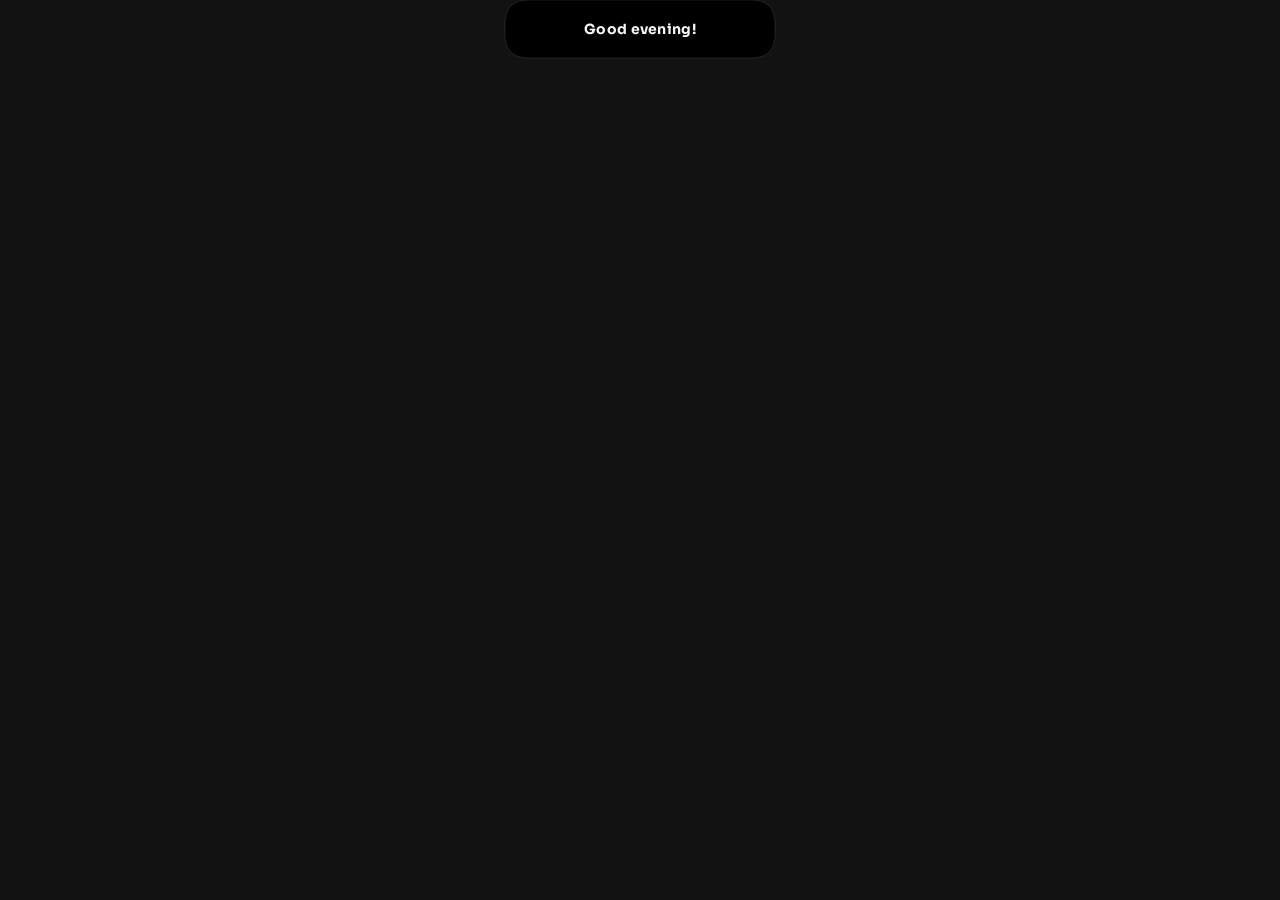
<file: site/island-demo.html>
<!DOCTYPE html>
<!-- Ilha do Volum (estilo Dynamic Island), aberta pelo IslandForm.cs, grudada no topo da tela.
     A janela é transparente: a pílula preta (.shape) é desenhada aqui e cresce/encolhe com o CSS.
     Fechada: bateria (ou a capa, com música), hora e onda de áudio. Recolhida: um risquinho.
     Aberta: data e hora, páginas Player e Água (setas ‹ › e bolinhas) e os avisos do Volum. -->
<html lang="pt-BR">
<head>
  <meta charset="utf-8">
  <meta name="viewport" content="width=device-width, initial-scale=1">
  <title>Volum</title>
  <link rel="stylesheet" href="../LeveMixerWeb/wwwroot/island.css">
  <link rel="stylesheet" href="../LeveMixerWeb/wwwroot/mascot.css">
  <link rel="stylesheet" href="../LeveMixerWeb/wwwroot/skins.css">
  <style>html, body { background: transparent !important; }</style>
</head>
<body>
  <!-- Degradê dos olhos do mascote (usado por todas as cópias dele na página) -->
  <svg width="0" height="0" style="position:absolute" aria-hidden="true">
    <defs>
      <!-- Tema Bengala: listras vermelhas e brancas na diagonal, usadas no contorno da ilha -->
      <!-- Tema Miami: céu de fim de tarde (fundo) e moldura roxo → rosa → laranja (contorno) -->
      <!-- Tema Pôr do sol: céu da hora dourada (fundo) e borda clara de vidro (contorno) -->
      <linearGradient id="sunsetSky" x1="0" y1="0" x2="0" y2="1"><stop offset="0" stop-color="#2a1d4a"/><stop offset=".45" stop-color="#6e3a72"/><stop offset=".78" stop-color="#d9636a"/><stop offset="1" stop-color="#ffb15e"/></linearGradient>
      <linearGradient id="sunsetGlass" x1="0" y1="0" x2="0" y2="1"><stop offset="0" stop-color="#ffffff" stop-opacity=".75"/><stop offset=".4" stop-color="#ffffff" stop-opacity=".15"/><stop offset="1" stop-color="#ffd38a" stop-opacity=".8"/></linearGradient>
      <linearGradient id="miamiSky" x1="0" y1="0" x2="0" y2="1"><stop offset="0" stop-color="#2a2456"/><stop offset=".35" stop-color="#5a3382"/><stop offset=".7" stop-color="#a8477f"/><stop offset="1" stop-color="#e8826a"/></linearGradient>
      <linearGradient id="miamiFrame" x1="0" y1="0" x2="0" y2="1"><stop offset="0" stop-color="#6f5cff"/><stop offset=".5" stop-color="#ff6fa8"/><stop offset="1" stop-color="#ffb36b"/></linearGradient>
      <pattern id="candyStripe" patternUnits="userSpaceOnUse" width="10" height="10" patternTransform="rotate(45)">
        <rect width="5" height="10" fill="#e0283f"/><rect x="5" width="5" height="10" fill="#ffffff"/>
      </pattern>
      <linearGradient id="mEyeL" x1="78.08" y1="253.03" x2="133.67" y2="156.74" gradientUnits="userSpaceOnUse">
        <stop offset="0" stop-color="#f7f7f7"/><stop offset="1" stop-color="#002e5f"/>
      </linearGradient>
      <linearGradient id="mEyeR" x1="315.18" y1="253.03" x2="370.77" y2="156.74" gradientUnits="userSpaceOnUse">
        <stop offset="0" stop-color="#f7f7f7"/><stop offset="1" stop-color="#002e5f"/>
      </linearGradient>
    </defs>
  </svg>

  <div id="island" class="island closed">
    <!-- A forma é desenhada pelo island.js (SVG com cantos contínuos e as orelhas), animada por uma mola -->
    <div class="shape" aria-hidden="true"><svg class="shape-svg"><path id="shapePath"/></svg><svg class="shape-svg blob-svg"><path id="blobNeck"/><path id="blobBody"/></svg><div class="deco" aria-hidden="true"><i class="d-snow1"></i><i class="d-snow2"></i><i class="d-cap"></i><i class="d-base"></i><i class="d-l d-l0"></i><i class="d-l d-l1"></i><i class="d-l d-l2"></i><i class="d-l d-l3"></i><i class="d-pile"></i><i class="d-sleigh"></i></div></div>

    <!-- Fechada -->
    <div class="mini">
      <span class="mini-left">
        <img id="miniCover" class="mini-cover" alt="" hidden>
        <span class="battery" id="miniBattery" hidden></span>
        <!-- Mascote: aparece quando a ilha fica um tempo sem uso (o JS põe o desenho aqui) -->
        <span class="mini-mascot" id="miniMascot" hidden></span>
        <!-- Pomodoro rodando: anel que vai enchendo (a hora continua no meio) -->
        <svg class="mini-ring" id="miniRing" viewBox="0 0 20 20" aria-hidden="true" hidden>
          <circle cx="10" cy="10" r="7.5" class="ring-bg"/>
          <circle cx="10" cy="10" r="7.5" class="ring-fg" id="miniRingFg"/>
        </svg>
        <!-- Tarefas pendentes: um quadradinho com o número, bem discreto -->
        <span class="mini-todo" id="miniTodo" hidden><svg viewBox="0 0 24 24" aria-hidden="true"><defs><mask id="tdMa"><rect width="24" height="24" fill="#fff"/><path d="M5.4 12l3.3 3.3L19.8 4.2" fill="none" stroke="#000" stroke-width="2.8" stroke-linecap="round" stroke-linejoin="round"/></mask></defs><rect x="2.5" y="6.5" width="15" height="15" rx="4.5" fill="currentColor" mask="url(#tdMa)"/></svg><b id="miniTodoN"></b></span>
      </span>
      <b id="clock" class="clock">--:--</b>
      <!-- Direita: pontinhos de microfone/câmera em uso (como no iPhone) e a onda do som -->
      <span class="mini-right">
        <!-- Aparelhos sem fio conectados: ícone dentro de um anel com a carga (entre a hora e o clima) -->
        <span class="mini-devs" id="miniDevs" hidden></span>
        <span class="privacy" id="miniPrivacy" hidden><i class="cam"></i><i class="mic"></i></span>
        <!-- Clima: ícone (sol, nuvem, chuva...) e a temperatura, com a cidade salva nas configurações -->
        <span class="mini-wx" id="miniWx" hidden><span class="mini-wx-icon" id="miniWxIcon"></span><b id="miniWxTemp"></b></span>
        <span class="wave" id="miniWave" aria-hidden="true"><i></i><i></i><i></i><i></i><i></i><i></i></span>
      </span>
    </div>

    <!-- Pomodoro rodando: bolha ao lado da ilha fechada; ao abrir a ilha, ela entra nela (vira o chip embaixo, à direita) -->
    <div class="pomo-bubble" id="pomoBubble" aria-hidden="true">
      <svg class="bubble-ring" viewBox="0 0 36 36"><circle cx="18" cy="18" r="14" class="ring-bg"/><circle cx="18" cy="18" r="14" class="ring-fg" id="bubbleRingFg"/></svg>
      <svg class="bubble-clock" viewBox="0 0 24 24"><circle cx="12" cy="13" r="8.5" fill="#fff"/><path d="M12 9v4.4l2.8 1.7" fill="none" stroke="#000" stroke-width="2" stroke-linecap="round" stroke-linejoin="round"/><path d="M9.5 2.8h5" stroke="#fff" stroke-width="2.2" stroke-linecap="round"/></svg>
    </div>

    <!-- Aviso do Volum: faixa fina, da altura da ilha (ex.: lembrete de água) -->
    <div class="noticebar" id="notice" hidden>
      <!-- Aviso de levantar: cena em pixel art do bonequinho (o island.js desenha aqui) -->
      <svg class="walk-scene" id="walkScene" aria-hidden="true"></svg>
      <span class="notice-icon" id="noticeIcon"></span>
      <span class="notice-text"><b id="noticeTitle"></b><span id="noticeBody"></span></span>
      <!-- Indicador de volume: barrinha com o nível -->
      <span class="osd-bar" id="osdBar" hidden><i></i></span>
      <button id="noticeAction" class="notice-action" hidden></button>
      <button id="noticeClose" class="notice-close" title="Fechar" aria-label="Fechar">
        <svg viewBox="0 0 16 16" aria-hidden="true"><path d="M4 4l8 8M12 4l-8 8" fill="none" stroke="currentColor" stroke-width="1.6" stroke-linecap="round"/></svg>
      </button>
    </div>

    <!-- Aberta -->
    <div class="full" id="full">
      <div class="status">
        <span class="battery" id="battery" hidden></span>
        <span class="when"><span id="date"></span> <b id="time"></b></span>
        <!-- Rodinha do mouse na ilha: o volume aparece aqui no lugar da data, por um instante -->
        <span class="when-vol" aria-hidden="true">
          <svg viewBox="0 0 24 24"><g fill="none" stroke="currentColor" stroke-width="1.6" stroke-linecap="round" stroke-linejoin="round"><path d="M11 5 6.5 9H4a1 1 0 0 0-1 1v4a1 1 0 0 0 1 1h2.5l4.5 4z"/><path d="M15.5 9a4.5 4.5 0 0 1 0 6"/></g></svg>
          <span class="osd-bar"><i id="volFill"></i></span>
          <b id="volPct"></b>
        </span>
        <span class="privacy" id="privacy" hidden><i class="cam"></i><i class="mic"></i></span>
      </div>

      <div class="pages">
        <button class="page-arrow left" id="pagePrev" aria-label="‹">
          <svg viewBox="0 0 16 16" aria-hidden="true"><path d="M10 3.5L5.5 8l4.5 4.5" fill="none" stroke="currentColor" stroke-width="1.8" stroke-linecap="round" stroke-linejoin="round"/></svg>
        </button>

        <!-- Página: player -->
        <section class="page" data-page="media">
          <div class="track" id="track">
            <div class="cover">
              <img id="cover" alt="" hidden>
              <svg viewBox="0 0 24 24" aria-hidden="true"><path d="M9 18V6l10-2v12M9 18a3 3 0 1 1-3-3 3 3 0 0 1 3 3zm10-2a3 3 0 1 1-3-3 3 3 0 0 1 3 3z"
                fill="none" stroke="currentColor" stroke-width="1.6" stroke-linecap="round" stroke-linejoin="round"/></svg>
            </div>
            <div class="meta">
              <b id="title" data-i18n="islandNothing">Nada tocando agora</b>
              <span id="subtitle"></span>
            </div>
            <!-- Onda do som (só com som saindo de verdade) -->
            <span class="wave" id="wave" aria-hidden="true"><i></i><i></i><i></i><i></i><i></i><i></i></span>
          </div>
          <div class="progress" id="progress">
            <span id="elapsed">0:00</span>
            <div class="bar"><span id="barFill"></span></div>
            <span id="remaining">-0:00</span>
          </div>
          <div class="controls">
            <!-- Esquerda: volume geral (abre o seletor; o alto-falante aparece cortado quando está mudo) -->
            <button class="side" id="muteBtn" title="Volume" data-i18n-title="islandVolume">
              <svg class="i-sound" viewBox="0 0 24 24" aria-hidden="true"><path d="M3.5 9.2v5.6c0 .6.4 1 1 1h3l4.6 3.9c.6.5 1.4.1 1.4-.7V5c0-.8-.8-1.2-1.4-.7L7.5 8.2h-3c-.6 0-1 .4-1 1z" fill="currentColor"/><path d="M16.5 8.8a4.6 4.6 0 0 1 0 6.4M19.2 6.2a8.4 8.4 0 0 1 0 11.6" fill="none" stroke="currentColor" stroke-width="2" stroke-linecap="round"/></svg>
              <svg class="i-muted" viewBox="0 0 24 24" aria-hidden="true"><path d="M3.5 9.2v5.6c0 .6.4 1 1 1h3l4.6 3.9c.6.5 1.4.1 1.4-.7V5c0-.8-.8-1.2-1.4-.7L7.5 8.2h-3c-.6 0-1 .4-1 1z" fill="currentColor"/><path d="M16.5 9.5l5 5M21.5 9.5l-5 5" fill="none" stroke="currentColor" stroke-width="2" stroke-linecap="round"/></svg>
            </button>
            <button id="prev" title="Anterior" data-i18n-title="islandPrev">
              <svg class="i-skip" viewBox="0 0 32 18" aria-hidden="true"><path d="M15 2.2v13.6c0 1-1.1 1.6-1.9 1L3.6 10.2a1.5 1.5 0 0 1 0-2.4l9.5-6.6c.8-.6 1.9 0 1.9 1zM30 2.2v13.6c0 1-1.1 1.6-1.9 1l-9.5-6.6a1.5 1.5 0 0 1 0-2.4l9.5-6.6c.8-.6 1.9 0 1.9 1z" fill="currentColor"/></svg>
            </button>
            <button id="play" class="play" title="Tocar / pausar" data-i18n-title="islandPlay">
              <svg class="pp" viewBox="0 0 24 24" aria-hidden="true"><path class="pp-a"/><path class="pp-b"/></svg>
            </button>
            <button id="next" title="Próxima" data-i18n-title="islandNext">
              <svg class="i-skip" viewBox="0 0 32 18" aria-hidden="true"><path d="M2 2.2v13.6c0 1 1.1 1.6 1.9 1l9.5-6.6a1.5 1.5 0 0 0 0-2.4L3.9 1.2C3.1.6 2 1.2 2 2.2zM17 2.2v13.6c0 1 1.1 1.6 1.9 1l9.5-6.6a1.5 1.5 0 0 0 0-2.4l-9.5-6.6c-.8-.6-1.9 0-1.9 1z" fill="currentColor"/></svg>
            </button>
<!-- Seletor de volume: o alto-falante abre esta barra no lugar dos controles (o alto-falante dela silencia) -->
            <div class="volpanel" id="volPanel" aria-hidden="true">
              <button class="vp-mute" id="vpMute" title="Silenciar" data-i18n-title="islandMute"><svg class="i-sound" viewBox="0 0 24 24" aria-hidden="true"><path d="M3.5 9.2v5.6c0 .6.4 1 1 1h3l4.6 3.9c.6.5 1.4.1 1.4-.7V5c0-.8-.8-1.2-1.4-.7L7.5 8.2h-3c-.6 0-1 .4-1 1z" fill="currentColor"/><path d="M16.5 8.8a4.6 4.6 0 0 1 0 6.4M19.2 6.2a8.4 8.4 0 0 1 0 11.6" fill="none" stroke="currentColor" stroke-width="2" stroke-linecap="round"/></svg><svg class="i-muted" viewBox="0 0 24 24" aria-hidden="true"><path d="M3.5 9.2v5.6c0 .6.4 1 1 1h3l4.6 3.9c.6.5 1.4.1 1.4-.7V5c0-.8-.8-1.2-1.4-.7L7.5 8.2h-3c-.6 0-1 .4-1 1z" fill="currentColor"/><path d="M16.5 9.5l5 5M21.5 9.5l-5 5" fill="none" stroke="currentColor" stroke-width="2" stroke-linecap="round"/></svg></button>
              <div class="vp-track" id="vpTrack" role="slider" aria-label="Volume" data-i18n-aria="islandVolume" aria-valuemin="0" aria-valuemax="100"><span class="vp-rail"><i id="vpFill"></i></span><b id="vpKnob"></b></div>
              <span class="vp-pct" id="vpPct">0%</span>
              <button class="vp-close" id="vpClose" title="Fechar" data-i18n-title="islandClose"><svg viewBox="0 0 24 24" aria-hidden="true"><path d="M6 6l12 12M18 6 6 18" fill="none" stroke="currentColor" stroke-width="2" stroke-linecap="round"/></svg></button>
            </div>
            <!-- Direita: o que está ativo agora. Pomodoro rodando: a bolha de fora entra na ilha e para aqui (abre a página Foco);
                 senão, +1 copo (com o lembrete de água ligado) ou um espaço vazio -->
            <button class="side pomo-quick gone" id="pomoQuick" title="Foco" data-i18n-title="tabFocus">
              <svg class="bubble-ring" viewBox="0 0 36 36" aria-hidden="true"><circle cx="18" cy="18" r="14" class="ring-bg"/><circle cx="18" cy="18" r="14" class="ring-fg" id="quickRingFg"/></svg>
              <svg class="bubble-clock" viewBox="0 0 24 24" aria-hidden="true"><circle cx="12" cy="13" r="8.5" fill="#fff"/><path d="M12 9v4.4l2.8 1.7" fill="none" stroke="#000" stroke-width="2" stroke-linecap="round" stroke-linejoin="round"/><path d="M9.5 2.8h5" stroke="#fff" stroke-width="2.2" stroke-linecap="round"/></svg>
            </button>
            <button class="side" id="waterQuick" title="Água" aria-label="Água">
              <svg viewBox="0 0 24 24" aria-hidden="true"><path d="M12 2.6c3.8 4.5 6.6 8 6.6 11.4a6.6 6.6 0 0 1-13.2 0C5.4 10.6 8.2 7.1 12 2.6z" fill="currentColor"/><path d="M12 10.8v6M9 13.8h6" fill="none" stroke="#000" stroke-width="2" stroke-linecap="round"/></svg>
            </button>
          </div>
        </section>

        <!-- Página: Pomodoro (só com ele ligado nas configurações) -->
        <section class="page" data-page="focus" hidden>
          <div class="focus">
            <!-- Em cima, como no player: anel com o relógio (no lugar da capa), fase e ciclo, e o tempo grande à direita -->
            <div class="focus-head">
              <div class="focus-art">
                <svg class="focus-ring" viewBox="0 0 48 48" aria-hidden="true">
                  <circle cx="24" cy="24" r="20" class="ring-bg"/>
                  <circle cx="24" cy="24" r="20" class="ring-fg" id="focusRingFg"/>
                </svg>
                <svg class="focus-clock" viewBox="0 0 24 24" aria-hidden="true"><circle cx="12" cy="13" r="8.5" fill="#fff"/><path d="M12 9v4.4l2.8 1.7" fill="none" stroke="#000" stroke-width="2" stroke-linecap="round" stroke-linejoin="round"/><path d="M9.5 2.8h5" stroke="#fff" stroke-width="2.2" stroke-linecap="round"/></svg>
              </div>
              <div class="focus-text">
                <b id="focusPhase"></b>
                <span id="focusCycle"></span>
              </div>
              <b class="focus-time" id="focusTime">25:00</b>
            </div>
            <!-- Embaixo, como os controles do player: parar, começar/pausar, pular -->
            <div class="focus-buttons">
              <button id="focusStop" class="soft" title="Parar" data-i18n-title="focusStop">
                <svg viewBox="0 0 24 24" aria-hidden="true"><rect x="5" y="5" width="14" height="14" rx="3" fill="currentColor"/></svg>
              </button>
              <button id="focusMain" class="main" title="Começar" data-i18n-title="focusStart">
                <svg class="pp" viewBox="0 0 24 24" aria-hidden="true"><path class="pp-a"/><path class="pp-b"/></svg>
              </button>
              <button id="focusSkip" class="soft" title="Pular" data-i18n-title="focusSkip">
                <svg viewBox="0 0 24 24" aria-hidden="true"><path d="M3 4.3v15.4c0 1 1.1 1.6 1.9 1l11-7.7a1.2 1.2 0 0 0 0-2L4.9 3.3C4.1 2.7 3 3.3 3 4.3z" fill="currentColor"/><rect x="17.5" y="3" width="3.5" height="18" rx="1.4" fill="currentColor"/></svg>
              </button>
            </div>
          </div>
        </section>

        <!-- Página: água (só com o lembrete ligado) -->
        <section class="page" data-page="water" hidden>
          <div class="water">
            <svg class="bottle" viewBox="0 0 14 28" aria-hidden="true"><path d="M4.6 0h4.8c.6 0 1 .4 1 1v2.3H3.6V1c0-.6.4-1 1-1z"/><path d="M3.5 4h7v1.2c0 .7.4 1.2 1 1.7 1 .9 1.5 1.8 1.5 3.1V25a3 3 0 0 1-3 3H4a3 3 0 0 1-3-3V10c0-1.3.5-2.2 1.5-3.1.6-.5 1-1 1-1.7z"/><path class="bottle-drop" d="M7 12.6c1.8 2.2 2.9 3.8 2.9 5.3a2.9 2.9 0 0 1-5.8 0c0-1.5 1.1-3.1 2.9-5.3z"/></svg>
            <div class="water-text">
              <b data-i18n="water">Água hoje</b>
              <span id="waterAmount"></span>
            </div>
          </div>
          <div class="water-bar"><span id="waterFill"></span></div>
          <div class="water-buttons">
            <button class="water-minus" id="waterMinus" aria-label="−">−</button>
            <button class="water-add" id="waterPlus"></button>
          </div>
        </section>

        <!-- Página: agenda (só com o endereço iCal salvo nas configurações); o JS monta a lista -->
        <section class="page" data-page="agenda" hidden>
          <div class="agenda">
            <div class="agenda-head">
              <svg class="agenda-icon" viewBox="0 0 24 24" aria-hidden="true"><path d="M7 2.5a1 1 0 0 1 1 1V5h8V3.5a1 1 0 1 1 2 0V5h.5A2.5 2.5 0 0 1 21 7.5v11a2.5 2.5 0 0 1-2.5 2.5h-13A2.5 2.5 0 0 1 3 18.5v-11A2.5 2.5 0 0 1 5.5 5H6V3.5a1 1 0 0 1 1-1z" fill="currentColor"/><path d="M3 9.5h18" stroke="#000" stroke-width="1.6"/><path d="M7.5 13h2M11 13h2M14.5 13h2M7.5 16.5h2M11 16.5h2" stroke="#000" stroke-width="1.8" stroke-linecap="round"/></svg>
              <b data-i18n="islandAgenda">Agenda</b>
            </div>
            <ul class="agenda-list" id="agendaList"></ul>
          </div>
        </section>

        <!-- Página: tarefas (lista curta; o C# guarda em todo.json). O "+" vira o campo de digitar -->
        <section class="page" data-page="todo" hidden>
          <div class="todo" id="todo">
            <div class="todo-head">
              <svg class="todo-icon" viewBox="0 0 24 24" aria-hidden="true"><defs><mask id="tdIa"><rect width="24" height="24" fill="#fff"/><path d="M5.4 12l3.3 3.3L19.8 4.2" fill="none" stroke="#000" stroke-width="2.8" stroke-linecap="round" stroke-linejoin="round"/></mask></defs><rect x="2.5" y="6.5" width="15" height="15" rx="4.5" fill="currentColor" mask="url(#tdIa)"/></svg>
              <span class="todo-title"><b data-i18n="tabTodo">Tarefas</b><span id="todoCount"></span></span>
              <button class="todo-clear" id="todoClear" hidden data-i18n="todoClear">Limpar feitas</button>
              <form class="todo-new" id="todoForm" autocomplete="off"><input id="todoInput" maxlength="120" spellcheck="false" placeholder="Escreva e aperte Enter" data-i18n-placeholder="todoPlaceholder" aria-label="Nova tarefa" data-i18n-aria="todoAdd"></form>
              <button class="todo-plus" id="todoPlus" type="button" title="Nova tarefa" data-i18n-title="todoAdd" aria-label="Nova tarefa" data-i18n-aria="todoAdd"><svg viewBox="0 0 24 24" aria-hidden="true"><path d="M12 5v14M5 12h14" fill="none" stroke="currentColor" stroke-width="2.2" stroke-linecap="round"/></svg></button>
            </div>
            <ul class="todo-list" id="todoList"></ul>
          </div>
        </section>

        <!-- Página: bateria dos aparelhos sem fio conectados (fone, mouse, teclado, caixinha); o JS preenche -->
        <section class="page" data-page="devices" hidden>
          <div class="devs">
            <div class="devs-head">
              <span class="devs-icon" id="devsIcon"></span>
              <span class="devs-title"><b data-i18n="tabDevices">Aparelhos</b><span id="devCount"></span></span>
            </div>
            <ul class="devs-list" id="devList"></ul>
          </div>
        </section>

        <!-- Página: clima (só com a cidade salva nas configurações); o JS preenche -->
        <section class="page" data-page="weather" hidden>
          <div class="wx">
            <!-- Em cima, como no player: ícone grande (no lugar da capa), cidade e condição, temperatura grande à direita -->
            <div class="wx-top">
              <span class="wx-icon" id="wxIcon"></span>
              <div class="wx-main">
                <b class="wx-place" id="wxPlace"></b>
                <span class="wx-cond" id="wxCond"></span>
              </div>
              <div class="wx-side">
                <span class="wx-temp" id="wxTemp">—</span>
                <span class="wx-range" id="wxRange"></span>
              </div>
            </div>
            <ul class="wx-hours" id="wxHours"></ul>
          </div>
        </section>

        <button class="page-arrow right" id="pageNext" aria-label="›">
          <svg viewBox="0 0 16 16" aria-hidden="true"><path d="M6 3.5L10.5 8 6 12.5" fill="none" stroke="currentColor" stroke-width="1.8" stroke-linecap="round" stroke-linejoin="round"/></svg>
        </button>
      </div>

      <div class="dots" id="dots"></div>
      <!-- Indicador líquido das páginas (island.js, "Gota das páginas"): a gota estica, solta gotinhas e se junta de novo -->
      <svg class="dots-goo" id="dotsGoo" aria-hidden="true">
        <defs><filter id="dotsGooF" x="-20%" y="-200%" width="140%" height="500%"><feGaussianBlur stdDeviation="1.6"/><feColorMatrix values="1 0 0 0 0  0 1 0 0 0  0 0 1 0 0  0 0 0 16 -6"/></filter></defs>
        <g class="dg-rest"></g>
        <g class="dg-drop" filter="url(#dotsGooF)"><rect id="dgPill" rx="2.5" ry="2.5" height="5"/><circle id="dgD1" r="2.7"/><circle id="dgD2" r="2.2"/></g>
      </svg>
      <!-- Tema Vidro: barra de abas no lugar das bolinhas (o JS monta os botões e anima a pílula) -->
      <nav class="tabbar" id="tabbar" hidden><span class="tab-pill" id="tabPill"></span><span class="tab-drop" id="tabDrop"></span></nav>
      <!-- Pomodoro rodando: a bolha de fora "entra" aqui quando a ilha abre (anel + tempo que falta) -->
      <div class="pomo-chip" id="pomoChip" aria-hidden="true">
        <svg viewBox="0 0 20 20"><circle cx="10" cy="10" r="8" class="ring-bg"/><circle cx="10" cy="10" r="8" class="ring-fg" id="chipRingFg"/></svg>
        <b id="pomoChipTime"></b>
      </div>
      <!-- Embaixo à esquerda: configurações e, com 2 monitores ou mais, passar a ilha para o próximo -->
      <div class="full-tools">
        <button id="gearBtn" title="Configurações" data-i18n-title="settings" aria-label="Configurações" data-i18n-aria="settings">
          <svg viewBox="0 0 24 24" aria-hidden="true"><path d="M12.22 2h-.44a2 2 0 0 0-2 2v.18a2 2 0 0 1-1 1.73l-.43.25a2 2 0 0 1-2 0l-.15-.08a2 2 0 0 0-2.73.73l-.22.38a2 2 0 0 0 .73 2.73l.15.1a2 2 0 0 1 1 1.72v.51a2 2 0 0 1-1 1.74l-.15.09a2 2 0 0 0-.73 2.73l.22.38a2 2 0 0 0 2.73.73l.15-.08a2 2 0 0 1 2 0l.43.25a2 2 0 0 1 1 1.73V20a2 2 0 0 0 2 2h.44a2 2 0 0 0 2-2v-.18a2 2 0 0 1 1-1.73l.43-.25a2 2 0 0 1 2 0l.15.08a2 2 0 0 0 2.73-.73l.22-.39a2 2 0 0 0-.73-2.73l-.15-.08a2 2 0 0 1-1-1.74v-.5a2 2 0 0 1 1-1.74l.15-.09a2 2 0 0 0 .73-2.73l-.22-.38a2 2 0 0 0-2.73-.73l-.15.08a2 2 0 0 1-2 0l-.43-.25a2 2 0 0 1-1-1.73V4a2 2 0 0 0-2-2z"/><circle cx="12" cy="12" r="3"/></svg>
        </button>
        <button id="monBtn" hidden aria-label="Monitor">
          <svg viewBox="0 0 24 24" aria-hidden="true"><rect x="3" y="4" width="18" height="12" rx="2"/><path d="M9 20h6M12 16v4"/></svg>
        </button>
      </div>

    </div>
  </div>

  <script src="island-bridge.js"></script>
  <script src="../LeveMixerWeb/wwwroot/shared.js"></script>
  <script src="../LeveMixerWeb/wwwroot/langs.js"></script>
  <script src="../LeveMixerWeb/wwwroot/island.js"></script>
</body>
</html>
</file>
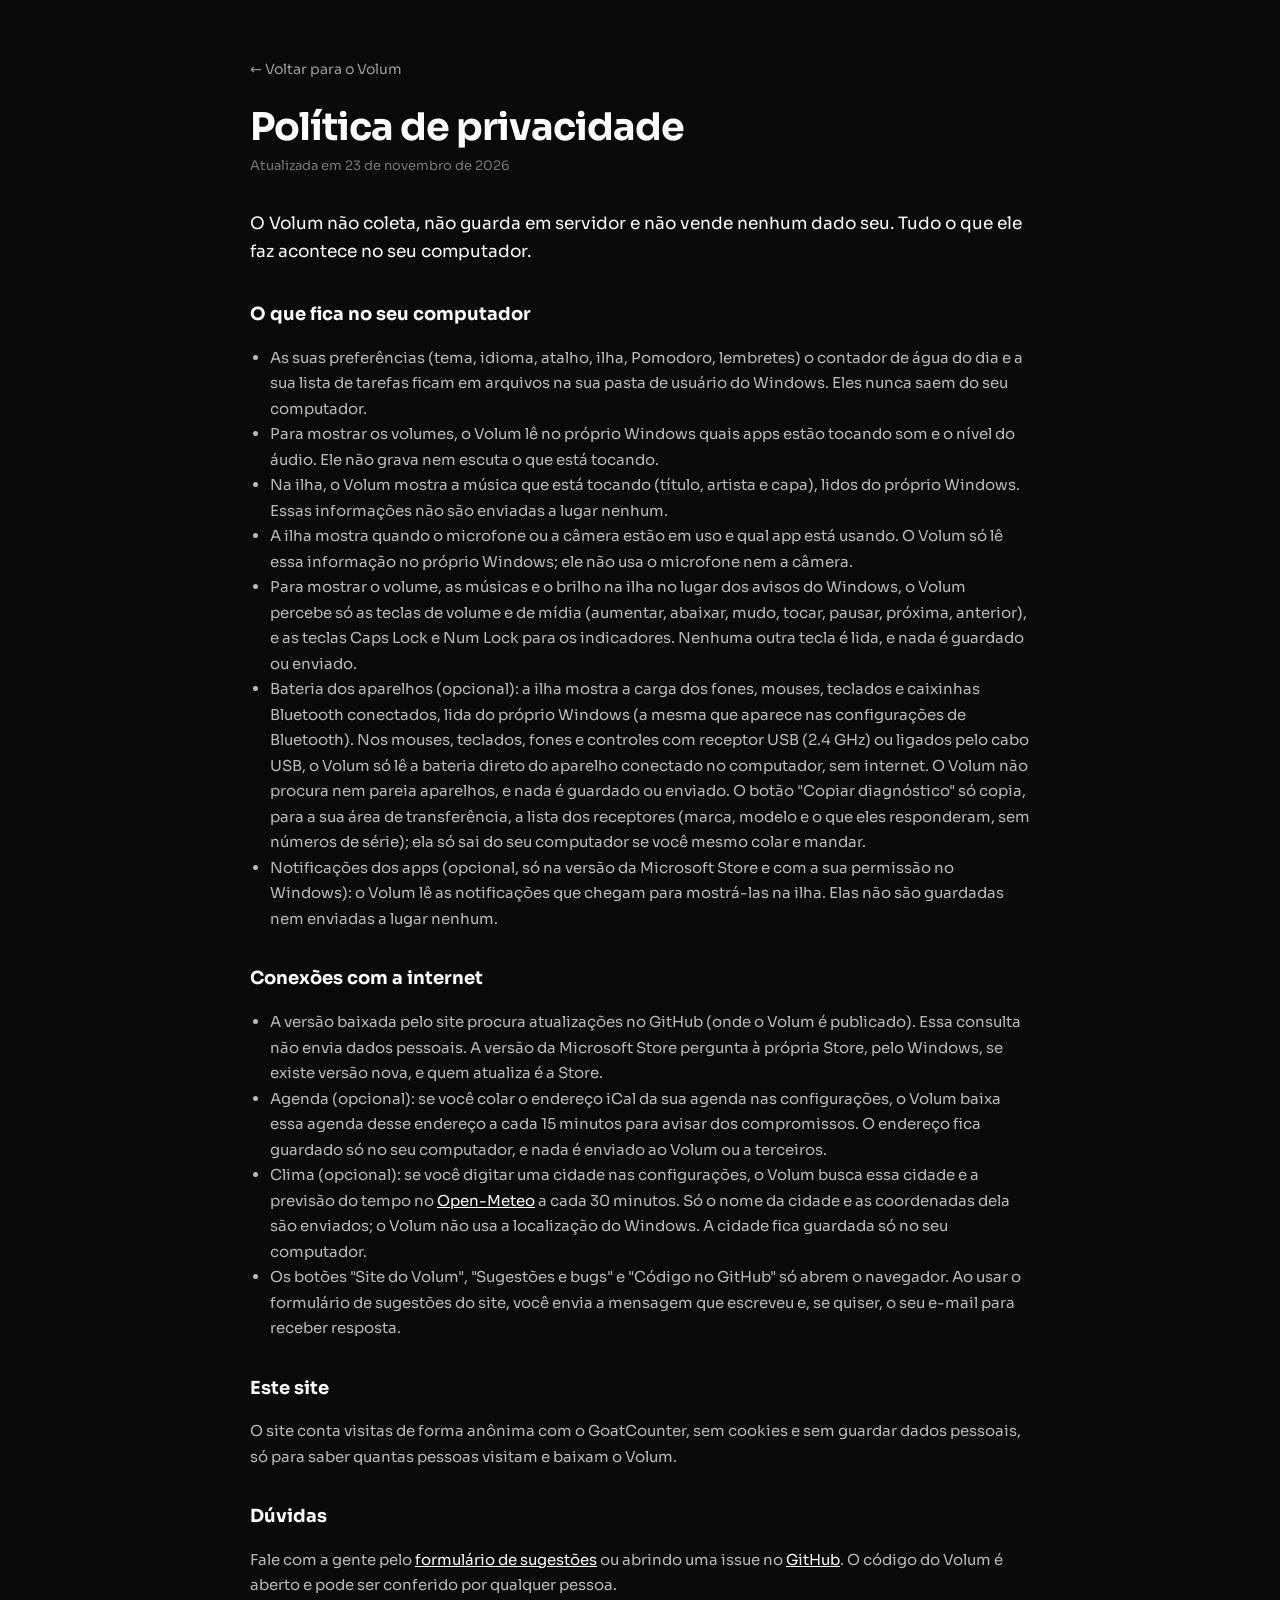
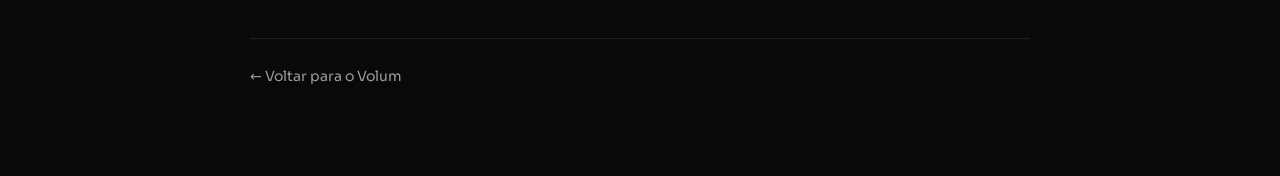
<file: site/privacidade.html>
<!DOCTYPE html>
<html lang="pt-BR">
<head>
  <meta charset="utf-8">
  <meta name="viewport" content="width=device-width, initial-scale=1">
  <title>Volum — Política de privacidade</title>
  <meta name="description" content="Como o Volum trata os seus dados: ele não coleta nada.">
  <meta name="theme-color" content="#090909">
  <link rel="icon" href="data:image/svg+xml,<svg xmlns='http://www.w3.org/2000/svg' viewBox='0 0 32 32'><circle cx='16' cy='16' r='15.5' fill='%23090909' stroke='%23ffffff' stroke-opacity='.27'/><g stroke='%23fff' stroke-width='2.5' stroke-linecap='round'><line x1='9' y1='7' x2='9' y2='25'/><line x1='16' y1='7' x2='16' y2='25'/><line x1='23' y1='7' x2='23' y2='25'/></g><g fill='%23fff'><circle cx='9' cy='20' r='3.5'/><circle cx='16' cy='11' r='3.5'/><circle cx='23' cy='17' r='3.5'/></g></svg>">
  <style>
    @font-face { font-family: "Sora"; src: url("../LeveMixerWeb/wwwroot/fonts/Sora.woff2") format("woff2"); font-weight: 100 800; font-display: swap; }
    :root { color-scheme: dark; }
    body {
      margin: 0;
      background: #090909;
      color: #fff;
      font-family: "Sora", "Segoe UI", system-ui, sans-serif;
      font-size: 15px;
      line-height: 1.7;
      -webkit-font-smoothing: antialiased;
    }
    main { max-width: 780px; margin: 0 auto; padding: 56px 24px 72px; }
    a { color: #fff; }
    .back { color: rgba(255, 255, 255, .6); text-decoration: none; font-size: 14px; }
    .back:hover { color: #fff; }
    h1 { margin: 24px 0 6px; font-size: clamp(28px, 4vw, 38px); line-height: 1.15; letter-spacing: -1px; }
    .date { margin: 0 0 32px; color: rgba(255, 255, 255, .45); font-size: 13px; }
    h2 { margin: 32px 0 8px; font-size: 18px; }
    p, li { color: rgba(255, 255, 255, .72); }
    ul { padding-left: 20px; }
    .lead { font-size: 17px; color: #fff; }
    hr { border: 0; height: 1px; background: rgba(255, 255, 255, .09); margin: 40px 0 24px; }
  </style>
</head>
<body>
  <main>
    <a class="back" href="./">← Voltar para o Volum</a>
    <h1>Política de privacidade</h1>
    <p class="date">Atualizada em 23 de novembro de 2026</p>

    <p class="lead">O Volum não coleta, não guarda em servidor e não vende nenhum dado seu. Tudo o que ele faz acontece no seu computador.</p>

    <h2>O que fica no seu computador</h2>
    <ul>
      <li>As suas preferências (tema, idioma, atalho, ilha, Pomodoro, lembretes) o contador de água do dia e a sua lista de tarefas ficam em arquivos na sua pasta de usuário do Windows. Eles nunca saem do seu computador.</li>
      <li>Para mostrar os volumes, o Volum lê no próprio Windows quais apps estão tocando som e o nível do áudio. Ele não grava nem escuta o que está tocando.</li>
      <li>Na ilha, o Volum mostra a música que está tocando (título, artista e capa), lidos do próprio Windows. Essas informações não são enviadas a lugar nenhum.</li>
      <li>A ilha mostra quando o microfone ou a câmera estão em uso e qual app está usando. O Volum só lê essa informação no próprio Windows; ele não usa o microfone nem a câmera.</li>
      <li>Para mostrar o volume, as músicas e o brilho na ilha no lugar dos avisos do Windows, o Volum percebe só as teclas de volume e de mídia (aumentar, abaixar, mudo, tocar, pausar, próxima, anterior), e as teclas Caps Lock e Num Lock para os indicadores. Nenhuma outra tecla é lida, e nada é guardado ou enviado.</li>
      <li>Bateria dos aparelhos (opcional): a ilha mostra a carga dos fones, mouses, teclados e caixinhas Bluetooth conectados, lida do próprio Windows (a mesma que aparece nas configurações de Bluetooth). Nos mouses, teclados, fones e controles com receptor USB (2.4 GHz) ou ligados pelo cabo USB, o Volum só lê a bateria direto do aparelho conectado no computador, sem internet. O Volum não procura nem pareia aparelhos, e nada é guardado ou enviado. O botão "Copiar diagnóstico" só copia, para a sua área de transferência, a lista dos receptores (marca, modelo e o que eles responderam, sem números de série); ela só sai do seu computador se você mesmo colar e mandar.</li>
      <li>Notificações dos apps (opcional, só na versão da Microsoft Store e com a sua permissão no Windows): o Volum lê as notificações que chegam para mostrá-las na ilha. Elas não são guardadas nem enviadas a lugar nenhum.</li>
    </ul>

    <h2>Conexões com a internet</h2>
    <ul>
      <li>A versão baixada pelo site procura atualizações no GitHub (onde o Volum é publicado). Essa consulta não envia dados pessoais. A versão da Microsoft Store pergunta à própria Store, pelo Windows, se existe versão nova, e quem atualiza é a Store.</li>
      <li>Agenda (opcional): se você colar o endereço iCal da sua agenda nas configurações, o Volum baixa essa agenda desse endereço a cada 15 minutos para avisar dos compromissos. O endereço fica guardado só no seu computador, e nada é enviado ao Volum ou a terceiros.</li>
      <li>Clima (opcional): se você digitar uma cidade nas configurações, o Volum busca essa cidade e a previsão do tempo no <a href="https://open-meteo.com/">Open-Meteo</a> a cada 30 minutos. Só o nome da cidade e as coordenadas dela são enviados; o Volum não usa a localização do Windows. A cidade fica guardada só no seu computador.</li>
      <li>Os botões "Site do Volum", "Sugestões e bugs" e "Código no GitHub" só abrem o navegador. Ao usar o formulário de sugestões do site, você envia a mensagem que escreveu e, se quiser, o seu e-mail para receber resposta.</li>
    </ul>

    <h2>Este site</h2>
    <p>O site conta visitas de forma anônima com o GoatCounter, sem cookies e sem guardar dados pessoais, só para saber quantas pessoas visitam e baixam o Volum.</p>

    <h2>Dúvidas</h2>
    <p>Fale com a gente pelo <a href="./#sugestoes">formulário de sugestões</a> ou abrindo uma issue no <a href="https://github.com/esdrasstm/Volum/issues">GitHub</a>. O código do Volum é aberto e pode ser conferido por qualquer pessoa.</p>

    <hr>
    <p><a class="back" href="./">← Voltar para o Volum</a></p>
  </main>
</body>
</html>
</file>
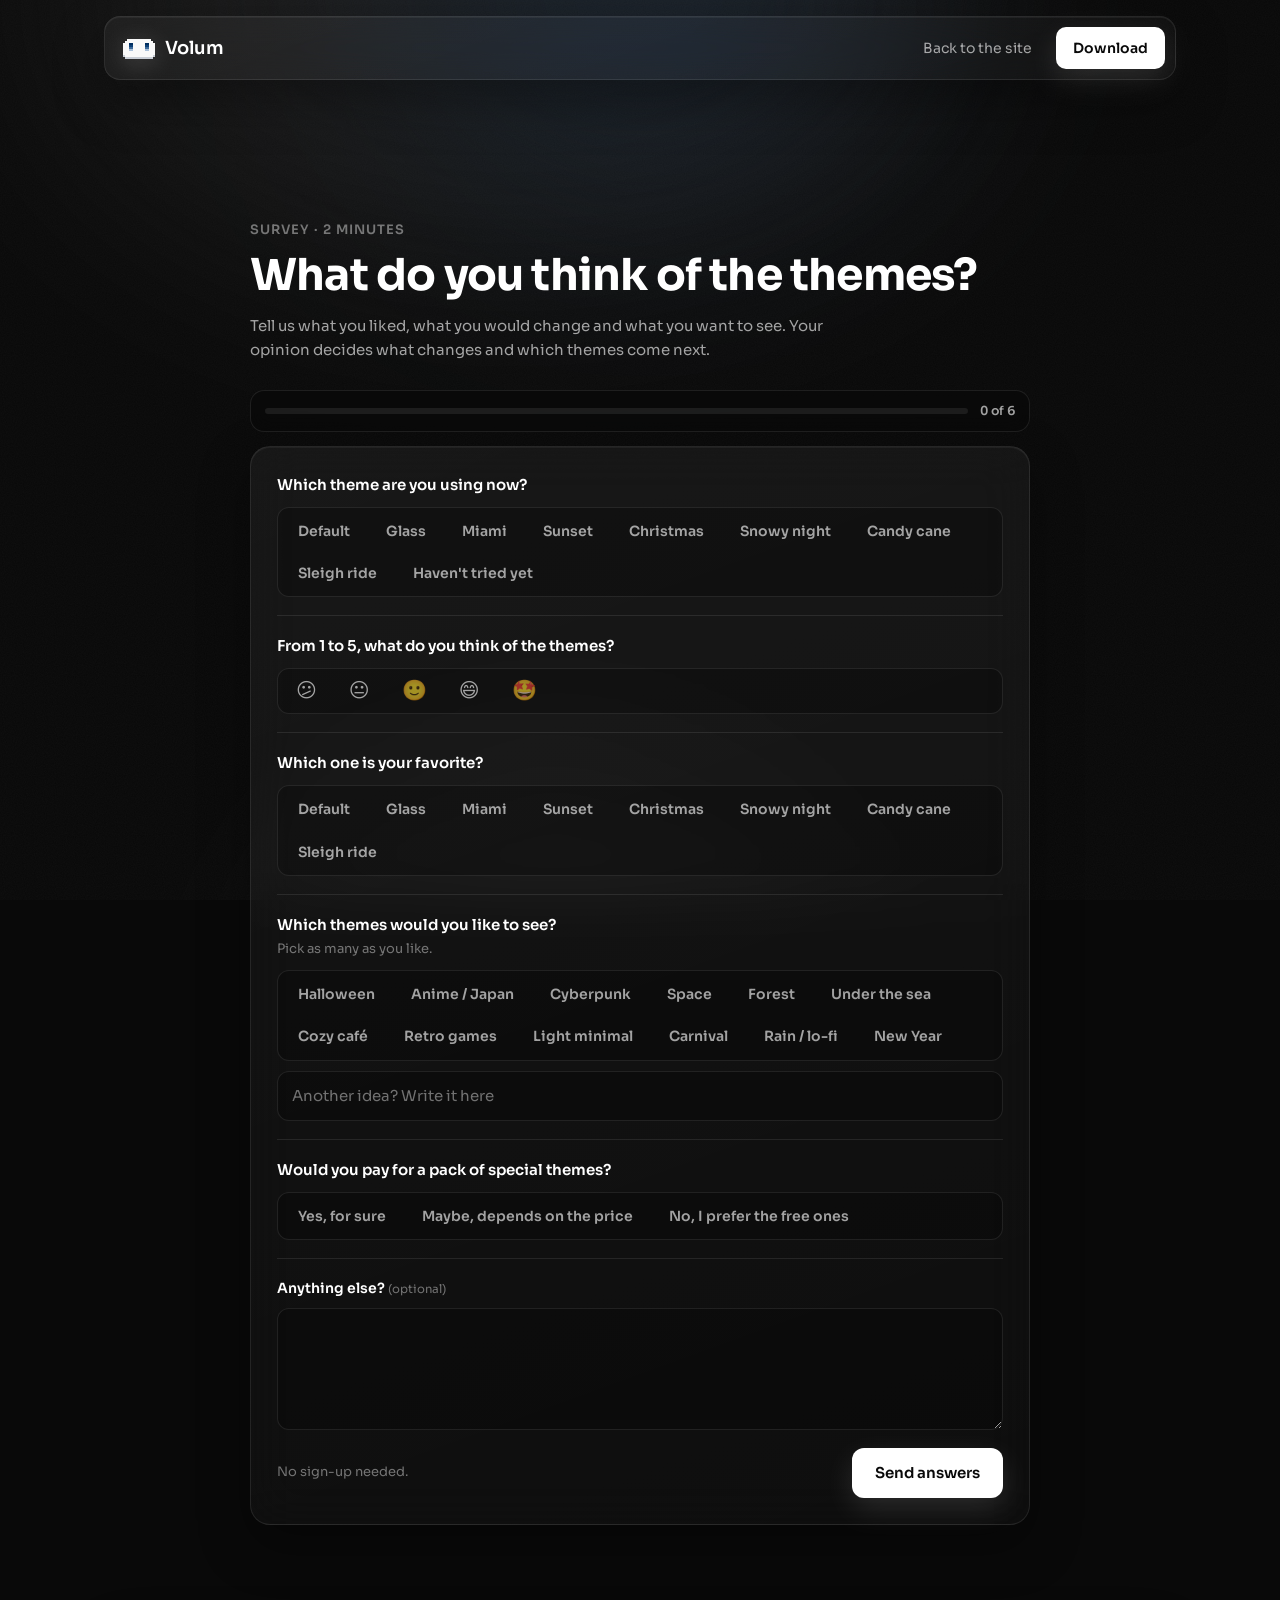
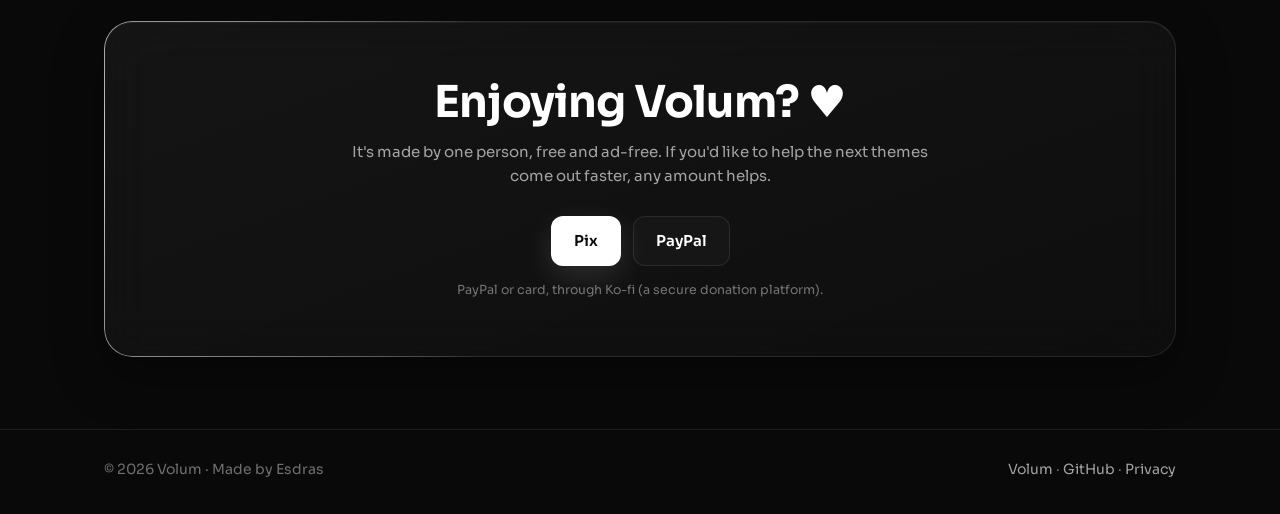
<file: site/temas.html>
<!DOCTYPE html>
<html lang="pt-BR">
<head>
  <meta charset="utf-8">
  <meta name="viewport" content="width=device-width, initial-scale=1">
  <title>Volum — o que você está achando dos temas?</title>
  <meta name="description" content="Pesquisa rápida sobre os temas do Volum: conte do que gostou, o que mudaria e quais temas quer ver.">
  <meta name="theme-color" content="#090909">
  <link rel="icon" href="data:image/svg+xml,<svg xmlns='http://www.w3.org/2000/svg' viewBox='0 0 32 32'><circle cx='16' cy='16' r='15.5' fill='%23090909' stroke='%23ffffff' stroke-opacity='.27'/><g stroke='%23fff' stroke-width='2.5' stroke-linecap='round'><line x1='9' y1='7' x2='9' y2='25'/><line x1='16' y1='7' x2='16' y2='25'/><line x1='23' y1='7' x2='23' y2='25'/></g><g fill='%23fff'><circle cx='9' cy='20' r='3.5'/><circle cx='16' cy='11' r='3.5'/><circle cx='23' cy='17' r='3.5'/></g></svg>">
  <link rel="stylesheet" href="../LeveMixerWeb/wwwroot/mascot.css">
  <!-- O mesmo visual da landing page -->
  <link rel="stylesheet" href="site.css">
  <style>
    /* Só o que esta página tem de diferente: opções em várias linhas, notas com carinhas e a tela de obrigado */
    .survey-head { padding: 140px 0 28px; max-width: 780px; margin: 0 auto; }
    .survey-head h2 { margin-bottom: 14px; }
    .survey-head .section-lead { margin-bottom: 0; }
    .survey { padding-top: 0; }
    .q { display: grid; gap: 10px; }
    .q-title { font-size: 15px; font-weight: 600; }
    .q-title small { display: block; margin-top: 2px; font-weight: 400; font-size: 13px; color: var(--muted); }
    .kind.opts { justify-self: stretch; flex-wrap: wrap; }
    .kind.opts label { display: block; }
    .kind.rate span { font-size: 20px; line-height: 1; padding: 8px 14px; }
    .kind.rate input:checked + span { transform: scale(1.06); }
    .q + .q { padding-top: 18px; border-top: 1px solid var(--border); }
    /* Barra de progresso (da primeira versão): acima do formulário, gruda logo abaixo do menu ao rolar e enche com as respostas */
    .answer-bar { position: sticky; top: 92px; z-index: 40; display: flex; align-items: center; gap: 12px; max-width: 780px; margin: 0 auto 14px;
      padding: 10px 14px; border-radius: 14px; background: rgba(9, 9, 9, .72); backdrop-filter: blur(10px); border: 1px solid var(--border); }
    .answer-track { flex: 1; height: 6px; border-radius: 99px; background: rgba(255, 255, 255, .08); overflow: hidden; }
    .answer-track i { display: block; height: 100%; width: 0; border-radius: inherit; background: linear-gradient(90deg, #ff6fa8, #ffbe0b);
      box-shadow: 0 0 12px rgba(255, 111, 168, .45); transition: width .45s cubic-bezier(.32, .72, 0, 1); }
    .answer-count { font-size: 12.5px; font-weight: 600; color: var(--subtext); font-variant-numeric: tabular-nums; white-space: nowrap; }
    body.done .answer-bar { display: none; }
    .thanks { display: none; }
    body.done .survey-head, body.done .survey { display: none; }
    body.done .thanks { display: block; margin-top: 140px; }
    .thanks .mascot-big { display: grid; place-items: center; margin-bottom: 8px; }
    .thanks .mascot-big .mascot { width: 96px; height: 66px; }
    .support-block .cta { justify-content: center; }
    /* Sem o holofote do mouse nos cartões desta página (na landing ele segue o cursor; aqui ficava parado no meio) */
    .final::after { display: none; }
    .pay-note { margin: 14px 0 0; font-size: 12.5px; color: var(--muted); }
  </style>
</head>
<body>

  <div class="backdrop" aria-hidden="true">
    <div class="blob b1"></div>
    <div class="blob b2"></div>
    <div class="blob b3"></div>
    <div class="grain"></div>
  </div>

  <!-- Topo (igual ao da landing page, com o caminho de volta) -->
  <header class="nav wrap">
    <div class="nav-inner glass">
      <a class="brand" href="./">
        <span class="brand-mascot" id="navMascot" aria-hidden="true"></span>
        Volum
      </a>
      <nav class="nav-links" aria-label="Seções">
        <a href="./" data-t="back">Voltar ao site</a>
      </nav>
      <a class="btn btn-primary btn-small" data-goatcounter-click="baixar-pesquisa" href="https://apps.microsoft.com/detail/9PKPDGQ211L4" target="_blank" rel="noopener" data-t="get">Baixar</a>
    </div>
  </header>

  <main class="wrap">
    <div class="survey-head">
      <div class="eyebrow" data-t="eyebrow">Pesquisa · 2 minutos</div>
      <h2 data-t="h1">O que você está achando dos temas?</h2>
      <p class="section-lead" data-t="lead">Conta do que gostou, o que mudaria e o que quer ver. Sua opinião decide o que muda e quais temas vêm por aí.</p>
    </div>

    <div class="answer-bar" aria-hidden="true"><span class="answer-track"><i id="bar"></i></span><span class="answer-count" id="count">0 de 6</span></div>
    <section class="survey">
      <form id="f" class="feedback glass" novalidate>
        <div class="q">
          <div class="q-title" data-t="q1">Qual tema você usa agora?</div>
          <div class="kind opts" id="using" role="radiogroup"></div>
        </div>
        <div class="q">
          <div class="q-title" data-t="q2">De 1 a 5, o que achou dos temas?</div>
          <div class="kind opts rate" id="rate" role="radiogroup"></div>
        </div>
        <div class="q">
          <div class="q-title" data-t="q3">Qual é o seu favorito?</div>
          <div class="kind opts" id="fav" role="radiogroup"></div>
        </div>
        <div class="q">
          <div class="q-title"><span data-t="q4">Quais temas você quer ver?</span><small data-t="q4s">Marque quantos quiser.</small></div>
          <div class="kind opts" id="want"></div>
          <label class="field"><input type="text" id="wantOther" maxlength="120" data-tp="other" placeholder="Outra ideia? Escreva aqui"></label>
        </div>
        <div class="q">
          <div class="q-title" data-t="q5">Você pagaria por um pacote de temas especiais?</div>
          <div class="kind opts" id="pay" role="radiogroup"></div>
        </div>
        <div class="q">
          <label class="field"><span data-t="q6">Quer dizer mais alguma coisa? <small>(opcional)</small></span>
            <textarea id="more" rows="4" maxlength="1500"></textarea></label>
        </div>
        <div class="form-foot">
          <p class="form-note" data-t="note">Não precisa de cadastro.</p>
          <button class="btn btn-primary" type="submit" data-t="send">Enviar respostas</button>
        </div>
        <p class="form-status" id="status" role="status" aria-live="polite"></p>
      </form>
    </section>

    <!-- Depois de enviar -->
    <div class="final glass thanks">
      <div class="mascot-big" id="thanksMascot" aria-hidden="true"></div>
      <h2 data-t="thx">Valeu demais!</h2>
      <p class="section-lead" data-t="thx2">Sua resposta chegou. Fica de olho nas próximas versões do Volum.</p>
    </div>

    <!-- Apoio (sempre no fim): Pix no Brasil, Ko-fi para todo mundo -->
    <div class="final glass support-block">
      <h2 data-t="supH">Curte o Volum? ♥</h2>
      <p class="section-lead" data-t="supP">Ele é feito por uma pessoa só, é grátis e não tem anúncios. Se quiser dar uma força para os próximos temas saírem mais rápido, qualquer valor ajuda.</p>
      <div class="cta">
        <button class="btn btn-primary" type="button" id="pixBtn">Pix</button>
        <a class="btn btn-ghost" href="https://ko-fi.com/volum" target="_blank" rel="noopener" data-goatcounter-click="apoiar-kofi-temas">PayPal</a>
      </div>
      <!-- O botão PayPal abre o Ko-fi, que recebe por PayPal e cartão: o aviso deixa isso claro -->
      <p class="pay-note" data-t="payNote">PayPal ou cartão, pelo Ko-fi (plataforma segura de doações).</p>
    </div>
  </main>

  <!-- Pix: a mesma janela da landing page -->
  <dialog class="support" id="supportDialog" aria-labelledby="supportTitle">
    <button class="support-close" id="supportClose" type="button" aria-label="Fechar">
      <svg viewBox="0 0 24 24" fill="none" stroke="currentColor" stroke-width="1.8" stroke-linecap="round" aria-hidden="true"><path d="M6 6l12 12M18 6L6 18"/></svg>
    </button>
    <h3 id="supportTitle">Apoiar o Volum ♥</h3>
    <p>O Volum é grátis e vai continuar grátis. Se ele te ajuda, qualquer valor faz diferença. Obrigado!</p>
    <div class="pix-qr">
      <img src="pix-qr.svg" width="180" height="180" alt="QR Code do Pix para apoiar o Volum">
      <span>Abra o app do seu banco, vá em <b>Pix → Pagar com QR Code</b> e aponte a câmera. Você escolhe o valor.</span>
    </div>
    <div class="pix-or"><span>ou use o Pix Copia e Cola</span></div>
    <div class="pix-box"><code id="pixCode"></code></div>
    <button class="btn btn-primary" id="pixCopy" type="button">Copiar código Pix</button>
  </dialog>

  <footer>
    <div class="wrap">
      <span>© <span id="year">2026</span> Volum · <span data-t="made">Feito por Esdras</span></span>
      <span><a href="./">Volum</a> · <a href="https://github.com/esdrasstm/Volum">GitHub</a> · <a href="privacidade.html" data-t="priv">Privacidade</a></span>
    </div>
  </footer>

<script src="../LeveMixerWeb/wwwroot/shared.js"></script>
<script>
(() => {
  const q = new URLSearchParams(location.search);
  const raw = (q.get('lang') || (navigator.languages && navigator.languages[0]) || 'pt').toLowerCase();
  const L = raw.startsWith('pt') ? 'pt' : raw.startsWith('es') ? 'es' : 'en';
  const T = {
    en: { back: 'Back to the site', get: 'Download', eyebrow: 'Survey · 2 minutes', h1: 'What do you think of the themes?',
      lead: 'Tell us what you liked, what you would change and what you want to see. Your opinion decides what changes and which themes come next.',
      q1: 'Which theme are you using now?', q2: 'From 1 to 5, what do you think of the themes?', q3: 'Which one is your favorite?', q4: 'Which themes would you like to see?', q4s: 'Pick as many as you like.',
      q5: 'Would you pay for a pack of special themes?', q6: 'Anything else? <small>(optional)</small>', note: 'No sign-up needed.', send: 'Send answers',
      thx: 'Thanks a lot!', thx2: 'Your answer got through. Keep an eye on the next Volum versions.', supH: 'Enjoying Volum? ♥',
      supP: 'It\'s made by one person, free and ad-free. If you\'d like to help the next themes come out faster, any amount helps.', made: 'Made by Esdras', priv: 'Privacy', payNote: 'PayPal or card, through Ko-fi (a secure donation platform).',
      other: 'Another idea? Write it here', need: 'Answer at least the rating before sending.', sending: 'Sending...', fail: 'Couldn\'t send right now. Check your connection and try again.' },
    es: { back: 'Volver al sitio', get: 'Descargar', eyebrow: 'Encuesta · 2 minutos', h1: '¿Qué te parecen los temas?',
      lead: 'Cuéntanos qué te gustó, qué cambiarías y qué quieres ver. Tu opinión decide qué cambia y qué temas vienen.',
      q1: '¿Qué tema usas ahora?', q2: 'Del 1 al 5, ¿qué te parecen los temas?', q3: '¿Cuál es tu favorito?', q4: '¿Qué temas te gustaría ver?', q4s: 'Marca los que quieras.',
      q5: '¿Pagarías por un paquete de temas especiales?', q6: '¿Algo más? <small>(opcional)</small>', note: 'No necesitas registrarte.', send: 'Enviar respuestas',
      thx: '¡Muchas gracias!', thx2: 'Tu respuesta llegó. Atento a las próximas versiones de Volum.', supH: '¿Te gusta Volum? ♥',
      supP: 'Lo hace una sola persona, es gratis y sin anuncios. Si quieres ayudar a que los próximos temas salgan antes, cualquier monto ayuda.', made: 'Hecho por Esdras', priv: 'Privacidad', payNote: 'PayPal o tarjeta, a través de Ko-fi (plataforma segura de donaciones).',
      other: '¿Otra idea? Escríbela aquí', need: 'Responde al menos la nota antes de enviar.', sending: 'Enviando...', fail: 'No se pudo enviar ahora. Revisa tu conexión e inténtalo de nuevo.' },
    pt: { need: 'Responda pelo menos a nota antes de enviar.', sending: 'Enviando...', fail: 'Não deu para enviar agora. Confira a internet e tente de novo.' },
  };
  const tx = (k) => (T[L] && T[L][k]) || T.pt[k];
  document.documentElement.lang = L === 'pt' ? 'pt-BR' : L;
  if (L !== 'pt') {
    document.querySelectorAll('[data-t]').forEach((el) => { const v = T[L][el.dataset.t]; if (v) el.innerHTML = v; });
    document.querySelectorAll('[data-tp]').forEach((el) => { el.placeholder = T[L][el.dataset.tp]; });
    document.title = 'Volum — ' + T[L].h1;
  }
  document.getElementById('year').textContent = new Date().getFullYear();

  // Opções (o valor enviado fica em português; o texto da tela, no idioma da página)
  const lbl = (pt, en, es) => ({ pt, en, es }[L]);
  const THEMES = [['default', lbl('Padrão', 'Default', 'Predeterminado')], ['glass', lbl('Vidro', 'Glass', 'Cristal')], ['miami', 'Miami'], ['sunset', lbl('Pôr do sol', 'Sunset', 'Atardecer')],
    ['christmas', lbl('Natal', 'Christmas', 'Navidad')], ['snowy', lbl('Noite de neve', 'Snowy night', 'Noche de nieve')], ['candy', lbl('Bengala', 'Candy cane', 'Bastón de caramelo')], ['sleigh', lbl('Trenó', 'Sleigh ride', 'Trineo')]];
  const WANT = [['Halloween', 'Halloween'], ['Anime / Japão', lbl('Anime / Japão', 'Anime / Japan', 'Anime / Japón')], ['Cyberpunk', 'Cyberpunk'], ['Espaço', lbl('Espaço', 'Space', 'Espacio')],
    ['Floresta', lbl('Floresta', 'Forest', 'Bosque')], ['Fundo do mar', lbl('Fundo do mar', 'Under the sea', 'Fondo del mar')], ['Café aconchegante', lbl('Café aconchegante', 'Cozy café', 'Café acogedor')],
    ['Games retrô', lbl('Games retrô', 'Retro games', 'Juegos retro')], ['Minimalista claro', lbl('Minimalista claro', 'Light minimal', 'Minimalista claro')], ['Carnaval', lbl('Carnaval', 'Carnival', 'Carnaval')],
    ['Chuva / lo-fi', lbl('Chuva / lo-fi', 'Rain / lo-fi', 'Lluvia / lo-fi')], ['Ano-novo', lbl('Ano-novo', 'New Year', 'Año Nuevo')]];
  const PAY = [['Sim', lbl('Sim, com certeza', 'Yes, for sure', 'Sí, seguro')], ['Talvez', lbl('Talvez, depende do preço', 'Maybe, depends on the price', 'Quizás, depende del precio')], ['Não', lbl('Não, prefiro só os grátis', 'No, I prefer the free ones', 'No, prefiero los gratis')]];
  const chips = (id, list, type, name) => { document.getElementById(id).innerHTML = list.map(([v, t]) =>
    `<label><input type="${type}" name="${name}" value="${v}"><span>${t}</span></label>`).join(''); };
  chips('using', [...THEMES, ['none', lbl('Ainda não testei', 'Haven\'t tried yet', 'Aún no los probé')]], 'radio', 'using');
  chips('rate', [1, 2, 3, 4, 5].map((n) => [String(n), ['😕', '😐', '🙂', '😄', '🤩'][n - 1]]), 'radio', 'rate');
  chips('fav', THEMES, 'radio', 'fav');
  chips('want', WANT, 'checkbox', 'want');
  chips('pay', PAY, 'radio', 'pay');
  const skin = q.get('skin');   // o app manda o tema em uso: já vem marcado
  if (skin) { const r = document.querySelector(`input[name=using][value="${CSS.escape(skin)}"]`); if (r) r.checked = true; }

  // Linha de progresso no topo: quantas perguntas já têm resposta
  const f = document.getElementById('f');
  const answered = () => ['using', 'rate', 'fav', 'want', 'pay'].filter((n) => f.querySelector(`input[name=${n}]:checked`)).length + (f.more.value.trim() ? 1 : 0);
  const OF = { pt: 'de', en: 'of', es: 'de' }[L];
  const progress = () => { const n = answered(); document.getElementById('bar').style.width = (n / 6 * 100) + '%'; document.getElementById('count').textContent = n + ' ' + OF + ' 6'; };
  f.addEventListener('input', progress); progress();

  // Mascote (o mesmo do app)
  if (window.Volum) { document.getElementById('navMascot').innerHTML = Volum.MASCOT_PX; document.getElementById('thanksMascot').innerHTML = Volum.MASCOT_PX; }

  // Menu fica mais sólido ao rolar (como na landing page)
  const nav = document.querySelector('.nav');
  const onScroll = () => nav.classList.toggle('scrolled', scrollY > 12);
  addEventListener('scroll', onScroll, { passive: true }); onScroll();

  // Estatística (GoatCounter, só no site publicado)
  const track = (name) => { const gc = window.goatcounter; if (gc && gc.count) gc.count({ path: name, title: name, event: true }); };
  if (location.protocol === 'https:') {
    const s = document.createElement('script'); s.async = true; s.src = 'https://gc.zgo.at/count.js';
    s.dataset.goatcounter = 'https://esdras.goatcounter.com/count'; document.head.appendChild(s);
  }

  // Envio: vai para o mesmo Google Form das sugestões, como "Sugestão", com as respostas na mensagem
  const FORM = 'https://docs.google.com/forms/d/e/1FAIpQLSek83KPAAq7ooMyydv650y5zoLD3KwZCytBWOuFWJAfOs5LSg/formResponse';
  const status = document.getElementById('status');
  const show = (text, cls) => { status.textContent = text; status.className = 'form-status ' + cls; };
  f.addEventListener('submit', async (e) => {
    e.preventDefault();
    const one = (n) => (f.querySelector(`input[name=${n}]:checked`) || {}).value || '-';
    if (one('rate') === '-') { show(tx('need'), 'err'); return; }
    const want = [...f.querySelectorAll('input[name=want]:checked')].map((i) => i.value);
    if (f.wantOther.value.trim()) want.push('Outro: ' + f.wantOther.value.trim());
    const msg = ['[Pesquisa de temas]', 'Usando: ' + one('using'), 'Nota: ' + one('rate') + '/5', 'Favorito: ' + one('fav'),
      'Quer ver: ' + (want.join(', ') || '-'), 'Pagaria por pacote: ' + one('pay'), 'Comentário: ' + (f.more.value.trim() || '-'),
      '— ' + (q.get('v') ? 'Volum ' + q.get('v').replace(/[^\w.\-]/g, '') : 'site') + ' · ' + L].join('\n');
    const data = new URLSearchParams();
    data.append('entry.1839313637', 'Sugestão');
    data.append('entry.1255922516', msg);
    data.append('entry.1260834162', 'não informado');
    const btn = f.querySelector('button[type=submit]'); btn.disabled = true; show(tx('sending'), '');
    try {
      await fetch(FORM, { method: 'POST', mode: 'no-cors', body: data });
      track('pesquisa-temas-enviada');
      document.body.classList.add('done'); scrollTo({ top: 0, behavior: 'smooth' });
    } catch { show(tx('fail'), 'err'); btn.disabled = false; }
  });

  // Pix: a mesma janela da landing page
  const PIX = '00020101021126580014BR.GOV.BCB.PIX013601169a5b-bd84-4373-9526-9108e3a33e055204000053039865802BR5912Esdras Silva6009SAO PAULO62080504daqr6304297F';
  const dlg = document.getElementById('supportDialog');
  document.getElementById('pixCode').textContent = PIX;
  document.getElementById('pixBtn').addEventListener('click', () => { track('apoiar-pix-temas'); dlg.showModal(); });
  document.getElementById('supportClose').addEventListener('click', () => dlg.close());
  dlg.addEventListener('click', (e) => { if (e.target === dlg) dlg.close(); });
  const pixCopy = document.getElementById('pixCopy');
  pixCopy.addEventListener('click', async () => {
    try { await navigator.clipboard.writeText(PIX); } catch { /* sem permissão */ }
    track('pix-copiado');
    pixCopy.textContent = 'Copiado! Agora cole no app do banco';
    setTimeout(() => { pixCopy.textContent = 'Copiar código Pix'; }, 3000);
  });
})();
</script>
</body>
</html>
</file>
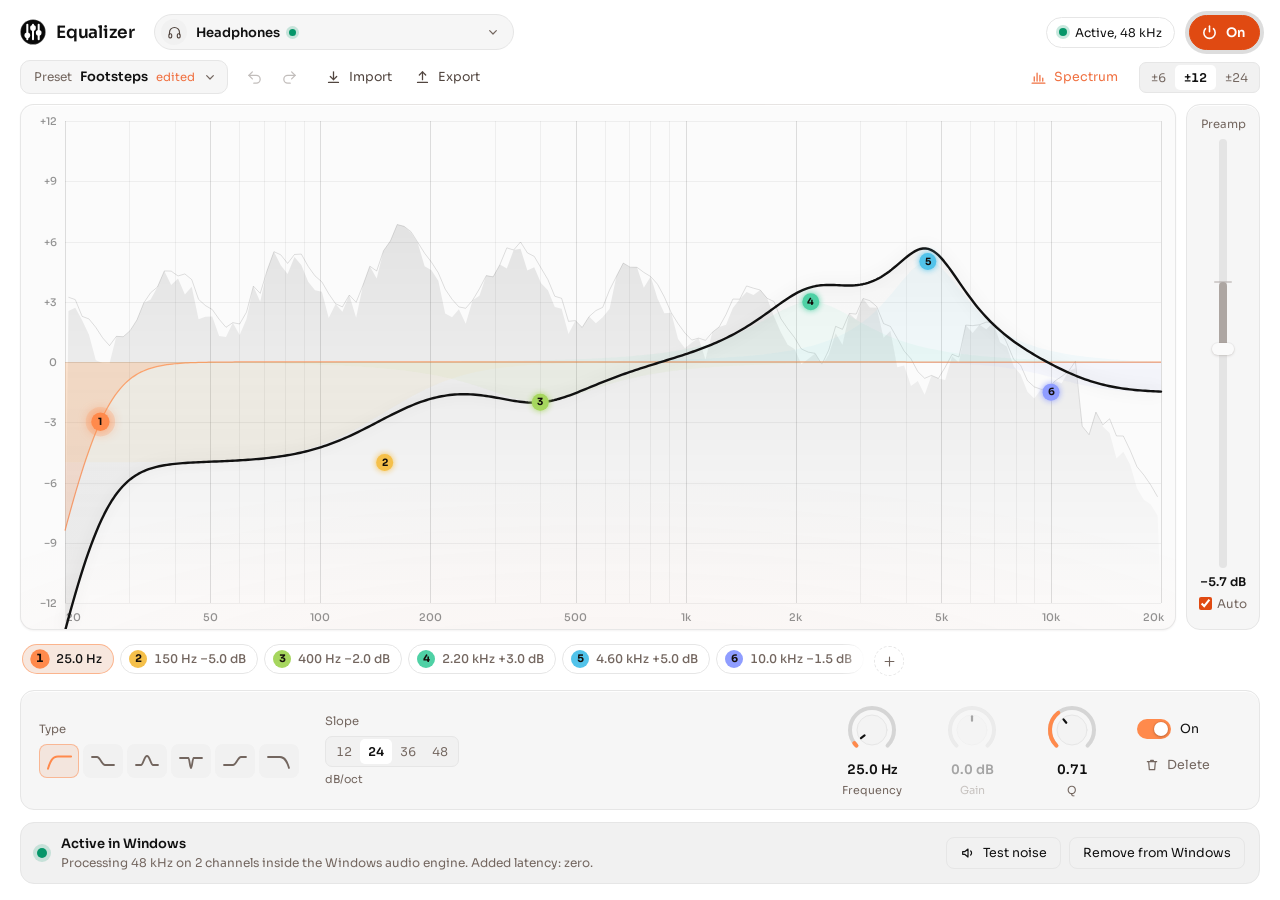
<file: LeveMixerWeb/wwwroot/eq.html>
<!DOCTYPE html>
<!-- Janela do equalizador (EqForm.cs). A curva desenhada usa a mesma conta do motor (native/eq_engine.cpp). -->
<html lang="pt-BR" data-scheme="dark">
<head>
  <meta charset="utf-8">
  <meta name="viewport" content="width=device-width, initial-scale=1">
  <title>Volum</title>
  <link rel="stylesheet" href="style.css">
  <link rel="stylesheet" href="eq.css">
</head>
<body class="eq-page">

  <header class="eq-head">
    <div class="eq-brand">
      <svg class="eq-brand-mark" viewBox="0 0 32 32" aria-hidden="true"><circle cx="16" cy="16" r="15.5" fill="#090909" stroke="#fff" stroke-opacity=".27"/><g stroke="#fff" stroke-width="2.5" stroke-linecap="round"><line x1="9" y1="7" x2="9" y2="25"/><line x1="16" y1="7" x2="16" y2="25"/><line x1="23" y1="7" x2="23" y2="25"/></g><g fill="#fff"><circle cx="9" cy="20" r="3.5"/><circle cx="16" cy="11" r="3.5"/><circle cx="23" cy="17" r="3.5"/></g></svg>
      <h1 data-i18n="title">Equalizador</h1>
    </div>

    <div class="device-wrap">
      <button id="deviceBtn" class="device-btn" type="button" aria-haspopup="listbox" aria-expanded="false">
        <span id="deviceIco" class="dev-ico" aria-hidden="true"></span>
        <span class="sr" data-i18n="device">Dispositivo</span>
        <span id="deviceName" class="dev-name"></span>
        <i id="deviceEq" class="dev-eq" hidden></i>
        <svg class="chev" viewBox="0 0 24 24" aria-hidden="true"><path d="m7 10 5 5 5-5"/></svg>
      </button>
      <div id="deviceMenu" class="menu device-menu" role="listbox" hidden></div>
    </div>

    <button id="liveChip" class="live-chip" type="button" data-state="off" aria-describedby="systemText">
      <i class="dot" aria-hidden="true"></i><span id="liveText"></span>
    </button>

    <button id="power" class="eq-power" type="button" role="switch" aria-checked="true">
      <svg viewBox="0 0 24 24" aria-hidden="true"><path d="M12 3v8"/><path d="M6.4 6.6a8 8 0 1 0 11.2 0"/></svg>
      <span id="powerText"></span>
    </button>
  </header>

  <nav class="toolbar" aria-label="Ferramentas" data-i18n-aria="tools">
    <div class="preset-wrap">
      <button id="presetBtn" class="preset-btn" type="button" aria-haspopup="menu" aria-expanded="false">
        <span class="preset-kicker" data-i18n="preset">Preset</span>
        <span id="presetName" class="preset-name"></span>
        <span id="presetEdited" class="preset-edited" data-i18n="edited" hidden>editado</span>
        <svg class="chev" viewBox="0 0 24 24" aria-hidden="true"><path d="m7 10 5 5 5-5"/></svg>
      </button>
      <div id="presetMenu" class="menu preset-menu" role="menu" hidden></div>
    </div>

    <div class="tool-group">
      <button id="undo" class="tool" type="button" data-i18n-title="undo" title="Desfazer">
        <svg viewBox="0 0 24 24" aria-hidden="true"><path d="M9 14 4 9l5-5"/><path d="M4 9h10.5a5.5 5.5 0 0 1 0 11H11"/></svg>
      </button>
      <button id="redo" class="tool" type="button" data-i18n-title="redo" title="Refazer">
        <svg viewBox="0 0 24 24" aria-hidden="true"><path d="m15 14 5-5-5-5"/><path d="M20 9H9.5a5.5 5.5 0 0 0 0 11H13"/></svg>
      </button>
    </div>

    <div class="tool-group">
      <button id="importBtn" class="tool wide" type="button">
        <svg viewBox="0 0 24 24" aria-hidden="true"><path d="M12 4v11"/><path d="m7.5 10.5 4.5 4.5 4.5-4.5"/><path d="M5 19h14"/></svg>
        <span data-i18n="import">Importar</span>
      </button>
      <button id="exportBtn" class="tool wide" type="button">
        <svg viewBox="0 0 24 24" aria-hidden="true"><path d="M12 15V4"/><path d="m7.5 8.5 4.5-4.5 4.5 4.5"/><path d="M5 19h14"/></svg>
        <span data-i18n="export">Exportar</span>
      </button>
      <input id="file" type="file" accept=".txt,text/plain" hidden>
    </div>

    <div class="toolbar-end">
      <button id="spectrumBtn" class="tool wide" type="button" aria-pressed="true">
        <svg viewBox="0 0 24 24" aria-hidden="true"><path d="M3 20h18"/><path d="M6 17V11M10 17V6M14 17v-8M18 17v-4"/></svg>
        <span data-i18n="spectrum">Espectro</span>
      </button>
      <div class="seg" role="radiogroup" aria-label="Escala" data-i18n-aria="range">
        <button type="button" role="radio" data-range="6">±6</button>
        <button type="button" role="radio" data-range="12" aria-checked="true">±12</button>
        <button type="button" role="radio" data-range="24">±24</button>
      </div>
    </div>
  </nav>

  <main class="stage">
    <div class="display">
      <canvas id="plot" tabindex="0" role="application"></canvas>
      <div id="tip" class="tip" hidden></div>
      <p id="readout" class="readout" aria-hidden="true"></p>
      <p id="emptyHint" class="empty-hint" hidden data-i18n="emptyHint">Dê dois cliques no gráfico para criar uma banda</p>
    </div>

    <aside class="preamp" aria-label="Preamp">
      <span class="preamp-title" data-i18n="preamp">Preamp</span>
      <div id="preampTrack" class="preamp-track" tabindex="0" role="slider" aria-valuemin="-30" aria-valuemax="12">
        <i class="preamp-zero"></i>
        <i id="preampFill" class="preamp-fill"></i>
        <i id="preampThumb" class="preamp-thumb"></i>
      </div>
      <output id="preampOut" class="preamp-out">0,0 dB</output>
      <label class="auto">
        <input id="autoPreamp" type="checkbox">
        <span data-i18n="auto">Auto</span>
      </label>
      <div id="meter" class="eq-meter" hidden><i id="meterFill"></i></div>
    </aside>
  </main>

  <section class="bands" aria-label="Bandas" data-i18n-aria="bands">
    <div id="rail" class="rail" role="tablist"></div>
    <button id="addBand" class="add-band" type="button" data-i18n-title="addBand" title="Nova banda">
      <svg viewBox="0 0 24 24" aria-hidden="true"><path d="M12 5v14M5 12h14"/></svg>
    </button>
  </section>

  <section id="inspector" class="inspector" aria-live="off">
    <div class="field types">
      <span class="field-label" data-i18n="type">Tipo</span>
      <div id="types" class="type-row" role="radiogroup"></div>
    </div>
    <div id="slopeField" class="field slope-field">
      <span class="field-label" data-i18n="slope">Inclinação</span>
      <div id="slope" class="seg small" role="radiogroup">
        <button type="button" role="radio" data-slope="1">12</button>
        <button type="button" role="radio" data-slope="2">24</button>
        <button type="button" role="radio" data-slope="3">36</button>
        <button type="button" role="radio" data-slope="4">48</button>
      </div>
      <span class="unit" data-i18n="dbOct">dB/oit</span>
    </div>
    <div class="knobs">
      <div class="knob" data-param="freq"></div>
      <div class="knob" data-param="gain"></div>
      <div class="knob" data-param="q"></div>
    </div>
    <div class="band-actions">
      <label class="switch-row">
        <input id="bandOn" type="checkbox" class="switch-input">
        <span class="switch" aria-hidden="true"></span>
        <span data-i18n="bandOn">Ligada</span>
      </label>
      <button id="deleteBand" class="ghost danger" type="button">
        <svg viewBox="0 0 24 24" aria-hidden="true"><path d="M5 7h14M10 7V5h4v2M7 7l1 12h8l1-12"/></svg>
        <span data-i18n="delete">Excluir</span>
      </button>
    </div>
  </section>

  <footer id="system" class="system" data-state="off">
    <i class="system-dot" aria-hidden="true"></i>
    <div class="system-copy">
      <strong id="systemTitle"></strong>
      <p id="systemText"></p>
    </div>
    <div class="system-actions">
      <button id="testNoise" class="ghost" type="button" aria-pressed="false">
        <svg viewBox="0 0 24 24" aria-hidden="true"><path d="M4 10v4h3l5 4V6L7 10z"/><path d="M16 9a4 4 0 0 1 0 6"/></svg>
        <span data-i18n="testNoise">Ruído de teste</span>
      </button>
      <button id="systemSecondary" class="ghost" type="button" hidden></button>
      <button id="systemPrimary" class="primary" type="button" hidden></button>
    </div>
  </footer>

  <div id="busy" class="busy" hidden>
    <div class="busy-box">
      <span class="spinner" aria-hidden="true"></span>
      <strong id="busyTitle"></strong>
      <p data-i18n="busyText">O som some por alguns segundos enquanto o Windows reinicia o serviço de áudio.</p>
    </div>
  </div>

  <dialog id="dialog" class="dialog">
    <form method="dialog">
      <h2 id="dialogTitle"></h2>
      <div id="dialogBody" class="dialog-body"></div>
      <div class="dialog-actions">
        <button value="cancel" class="ghost" type="submit" data-i18n="cancel">Cancelar</button>
        <button id="dialogOk" value="ok" class="primary" type="submit"></button>
      </div>
    </form>
  </dialog>

  <div id="ctx" class="menu ctx-menu" role="menu" hidden></div>
  <div id="toast" class="toast" role="status" hidden></div>

  <script src="eq.js"></script>
</body>
</html>
</file>
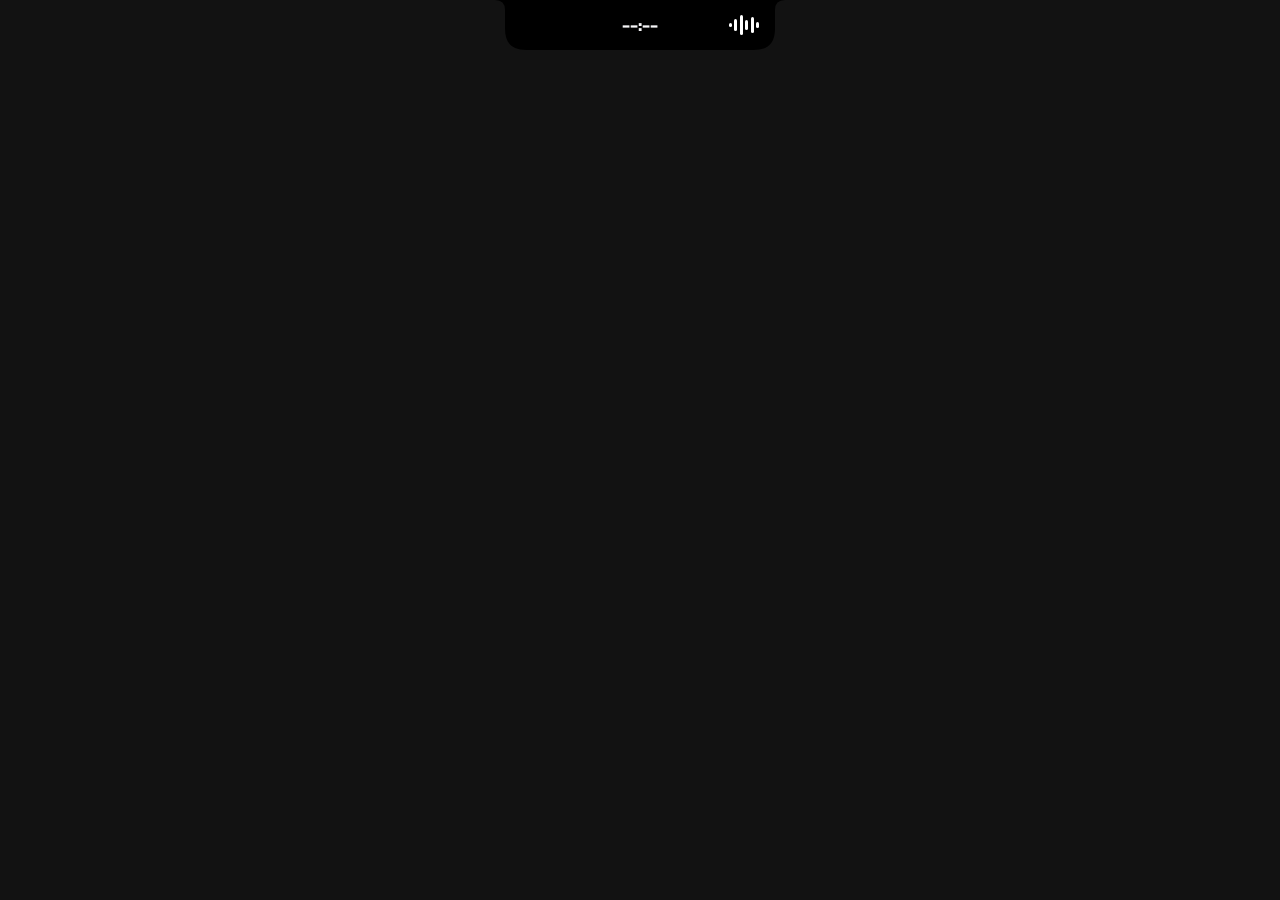
<file: LeveMixerWeb/wwwroot/island.html>
<!DOCTYPE html>
<!-- Ilha do Volum (estilo Dynamic Island), aberta pelo IslandForm.cs, grudada no topo da tela.
     A janela é transparente: a pílula preta (.shape) é desenhada aqui e cresce/encolhe com o CSS.
     Fechada: bateria (ou a capa, com música), hora e onda de áudio. Recolhida: um risquinho.
     Aberta: data e hora, páginas Player e Água (setas ‹ › e bolinhas) e os avisos do Volum. -->
<html lang="pt-BR">
<head>
  <meta charset="utf-8">
  <meta name="viewport" content="width=device-width, initial-scale=1">
  <title>Volum</title>
  <link rel="stylesheet" href="island.css">
  <link rel="stylesheet" href="mascot.css">
  <!-- Temas: a parte comum; o arquivo do tema escolhido entra pelo island.js (Volum.useSkin) -->
  <link rel="stylesheet" id="skinBase" href="skins/base.css">
</head>
<body>
  <!-- Degradê dos olhos do mascote (usado por todas as cópias dele na página) -->
  <svg width="0" height="0" style="position:absolute" aria-hidden="true">
    <defs>
      <!-- Tema Bengala: listras vermelhas e brancas na diagonal, usadas no contorno da ilha -->
      <!-- Tema Miami: céu de fim de tarde (fundo) e moldura roxo → rosa → laranja (contorno) -->
      <!-- Tema Pôr do sol: céu da hora dourada (fundo) e borda clara de vidro (contorno) -->
      <linearGradient id="sunsetSky" x1="0" y1="0" x2="0" y2="1"><stop offset="0" stop-color="#2a1d4a"/><stop offset=".45" stop-color="#6e3a72"/><stop offset=".78" stop-color="#d9636a"/><stop offset="1" stop-color="#ffb15e"/></linearGradient>
      <linearGradient id="sunsetGlass" x1="0" y1="0" x2="0" y2="1"><stop offset="0" stop-color="#ffffff" stop-opacity=".75"/><stop offset=".4" stop-color="#ffffff" stop-opacity=".15"/><stop offset="1" stop-color="#ffd38a" stop-opacity=".8"/></linearGradient>
      <linearGradient id="miamiSky" x1="0" y1="0" x2="0" y2="1"><stop offset="0" stop-color="#2a2456"/><stop offset=".35" stop-color="#5a3382"/><stop offset=".7" stop-color="#a8477f"/><stop offset="1" stop-color="#e8826a"/></linearGradient>
      <linearGradient id="miamiFrame" x1="0" y1="0" x2="0" y2="1"><stop offset="0" stop-color="#6f5cff"/><stop offset=".5" stop-color="#ff6fa8"/><stop offset="1" stop-color="#ffb36b"/></linearGradient>
      <pattern id="candyStripe" patternUnits="userSpaceOnUse" width="10" height="10" patternTransform="rotate(45)">
        <rect width="5" height="10" fill="#e0283f"/><rect x="5" width="5" height="10" fill="#ffffff"/>
      </pattern>
      <linearGradient id="mEyeL" x1="78.08" y1="253.03" x2="133.67" y2="156.74" gradientUnits="userSpaceOnUse">
        <stop offset="0" stop-color="#f7f7f7"/><stop offset="1" stop-color="#002e5f"/>
      </linearGradient>
      <linearGradient id="mEyeR" x1="315.18" y1="253.03" x2="370.77" y2="156.74" gradientUnits="userSpaceOnUse">
        <stop offset="0" stop-color="#f7f7f7"/><stop offset="1" stop-color="#002e5f"/>
      </linearGradient>
    </defs>
  </svg>

  <div id="island" class="island closed">
    <!-- A forma é desenhada pelo island.js (SVG com cantos contínuos e as orelhas), animada por uma mola -->
    <div class="shape" aria-hidden="true"><svg class="shape-svg"><path id="shapePath"/></svg><svg class="shape-svg blob-svg"><path id="blobNeck"/><path id="blobBody"/></svg><div class="deco" aria-hidden="true"><i class="d-snow1"></i><i class="d-snow2"></i><i class="d-cap"></i><i class="d-base"></i><i class="d-l d-l0"></i><i class="d-l d-l1"></i><i class="d-l d-l2"></i><i class="d-l d-l3"></i><i class="d-pile"></i><i class="d-sleigh"></i></div></div>

    <!-- Fechada -->
    <div class="mini">
      <span class="mini-left">
        <img id="miniCover" class="mini-cover" alt="" hidden>
        <span class="battery" id="miniBattery" hidden></span>
        <!-- Mascote: aparece quando a ilha fica um tempo sem uso (o JS põe o desenho aqui) -->
        <span class="mini-mascot" id="miniMascot" hidden></span>
        <!-- Pomodoro rodando: anel que vai enchendo (a hora continua no meio) -->
        <svg class="mini-ring" id="miniRing" viewBox="0 0 20 20" aria-hidden="true" hidden>
          <circle cx="10" cy="10" r="7.5" class="ring-bg"/>
          <circle cx="10" cy="10" r="7.5" class="ring-fg" id="miniRingFg"/>
        </svg>
        <!-- Tarefas pendentes: um quadradinho com o número, bem discreto -->
        <span class="mini-todo" id="miniTodo" hidden><svg viewBox="0 0 24 24" aria-hidden="true"><defs><mask id="tdMa"><rect width="24" height="24" fill="#fff"/><path d="M5.4 12l3.3 3.3L19.8 4.2" fill="none" stroke="#000" stroke-width="2.8" stroke-linecap="round" stroke-linejoin="round"/></mask></defs><rect x="2.5" y="6.5" width="15" height="15" rx="4.5" fill="currentColor" mask="url(#tdMa)"/></svg><b id="miniTodoN"></b></span>
      </span>
      <b id="clock" class="clock">--:--</b>
      <!-- Direita: pontinhos de microfone/câmera em uso (como no iPhone) e a onda do som -->
      <span class="mini-right">
        <!-- Aparelhos sem fio conectados: ícone dentro de um anel com a carga (entre a hora e o clima) -->
        <span class="mini-devs" id="miniDevs" hidden></span>
        <span class="privacy" id="miniPrivacy" hidden><i class="cam"></i><i class="mic"></i></span>
        <!-- Clima: ícone (sol, nuvem, chuva...) e a temperatura, com a cidade salva nas configurações -->
        <span class="mini-wx" id="miniWx" hidden><span class="mini-wx-icon" id="miniWxIcon"></span><b id="miniWxTemp"></b></span>
        <span class="wave" id="miniWave" aria-hidden="true"><i></i><i></i><i></i><i></i><i></i><i></i></span>
      </span>
    </div>

    <!-- Pomodoro rodando: bolha ao lado da ilha fechada; ao abrir a ilha, ela entra nela (vira o chip embaixo, à direita) -->
    <div class="pomo-bubble" id="pomoBubble" aria-hidden="true">
      <svg class="bubble-ring" viewBox="0 0 36 36"><circle cx="18" cy="18" r="14" class="ring-bg"/><circle cx="18" cy="18" r="14" class="ring-fg" id="bubbleRingFg"/></svg>
      <svg class="bubble-clock" viewBox="0 0 24 24"><circle cx="12" cy="13" r="8.5" fill="#fff"/><path d="M12 9v4.4l2.8 1.7" fill="none" stroke="#000" stroke-width="2" stroke-linecap="round" stroke-linejoin="round"/><path d="M9.5 2.8h5" stroke="#fff" stroke-width="2.2" stroke-linecap="round"/></svg>
    </div>

    <!-- Aviso do Volum: faixa fina, da altura da ilha (ex.: lembrete de água) -->
    <div class="noticebar" id="notice" hidden>
      <!-- Aviso de levantar: cena em pixel art do bonequinho (o island.js desenha aqui) -->
      <svg class="walk-scene" id="walkScene" aria-hidden="true"></svg>
      <span class="notice-icon" id="noticeIcon"></span>
      <span class="notice-text"><b id="noticeTitle"></b><span id="noticeBody"></span></span>
      <!-- Indicador de volume: barrinha com o nível -->
      <span class="osd-bar" id="osdBar" hidden><i></i></span>
      <button id="noticeAction" class="notice-action" hidden></button>
      <button id="noticeClose" class="notice-close" title="Fechar" aria-label="Fechar">
        <svg viewBox="0 0 16 16" aria-hidden="true"><path d="M4 4l8 8M12 4l-8 8" fill="none" stroke="currentColor" stroke-width="1.6" stroke-linecap="round"/></svg>
      </button>
    </div>

    <!-- Aberta -->
    <div class="full" id="full">
      <div class="status">
        <span class="battery" id="battery" hidden></span>
        <span class="when"><span id="date"></span> <b id="time"></b></span>
        <!-- Rodinha do mouse na ilha: o volume aparece aqui no lugar da data, por um instante -->
        <span class="when-vol" aria-hidden="true">
          <svg viewBox="0 0 24 24"><g fill="none" stroke="currentColor" stroke-width="1.6" stroke-linecap="round" stroke-linejoin="round"><path d="M11 5 6.5 9H4a1 1 0 0 0-1 1v4a1 1 0 0 0 1 1h2.5l4.5 4z"/><path d="M15.5 9a4.5 4.5 0 0 1 0 6"/></g></svg>
          <span class="osd-bar"><i id="volFill"></i></span>
          <b id="volPct"></b>
        </span>
        <span class="privacy" id="privacy" hidden><i class="cam"></i><i class="mic"></i></span>
      </div>

      <div class="pages">
        <button class="page-arrow left" id="pagePrev" aria-label="‹">
          <svg viewBox="0 0 16 16" aria-hidden="true"><path d="M10 3.5L5.5 8l4.5 4.5" fill="none" stroke="currentColor" stroke-width="1.8" stroke-linecap="round" stroke-linejoin="round"/></svg>
        </button>

        <!-- Página: player -->
        <section class="page" data-page="media">
          <div class="track" id="track">
            <div class="cover">
              <img id="cover" alt="" hidden>
              <svg viewBox="0 0 24 24" aria-hidden="true"><path d="M9 18V6l10-2v12M9 18a3 3 0 1 1-3-3 3 3 0 0 1 3 3zm10-2a3 3 0 1 1-3-3 3 3 0 0 1 3 3z"
                fill="none" stroke="currentColor" stroke-width="1.6" stroke-linecap="round" stroke-linejoin="round"/></svg>
            </div>
            <div class="meta">
              <b id="title" data-i18n="islandNothing">Nada tocando agora</b>
              <span id="subtitle"></span>
            </div>
            <!-- Onda do som (só com som saindo de verdade) -->
            <span class="wave" id="wave" aria-hidden="true"><i></i><i></i><i></i><i></i><i></i><i></i></span>
          </div>
          <div class="progress" id="progress">
            <span id="elapsed">0:00</span>
            <div class="bar"><span id="barFill"></span></div>
            <span id="remaining">-0:00</span>
          </div>
          <div class="controls">
            <!-- Esquerda: volume geral (abre o seletor; o alto-falante aparece cortado quando está mudo) -->
            <button class="side" id="muteBtn" title="Volume" data-i18n-title="islandVolume">
              <svg class="i-sound" viewBox="0 0 24 24" aria-hidden="true"><path d="M3.5 9.2v5.6c0 .6.4 1 1 1h3l4.6 3.9c.6.5 1.4.1 1.4-.7V5c0-.8-.8-1.2-1.4-.7L7.5 8.2h-3c-.6 0-1 .4-1 1z" fill="currentColor"/><path d="M16.5 8.8a4.6 4.6 0 0 1 0 6.4M19.2 6.2a8.4 8.4 0 0 1 0 11.6" fill="none" stroke="currentColor" stroke-width="2" stroke-linecap="round"/></svg>
              <svg class="i-muted" viewBox="0 0 24 24" aria-hidden="true"><path d="M3.5 9.2v5.6c0 .6.4 1 1 1h3l4.6 3.9c.6.5 1.4.1 1.4-.7V5c0-.8-.8-1.2-1.4-.7L7.5 8.2h-3c-.6 0-1 .4-1 1z" fill="currentColor"/><path d="M16.5 9.5l5 5M21.5 9.5l-5 5" fill="none" stroke="currentColor" stroke-width="2" stroke-linecap="round"/></svg>
            </button>
            <button id="prev" title="Anterior" data-i18n-title="islandPrev">
              <svg class="i-skip" viewBox="0 0 32 18" aria-hidden="true"><path d="M15 2.2v13.6c0 1-1.1 1.6-1.9 1L3.6 10.2a1.5 1.5 0 0 1 0-2.4l9.5-6.6c.8-.6 1.9 0 1.9 1zM30 2.2v13.6c0 1-1.1 1.6-1.9 1l-9.5-6.6a1.5 1.5 0 0 1 0-2.4l9.5-6.6c.8-.6 1.9 0 1.9 1z" fill="currentColor"/></svg>
            </button>
            <button id="play" class="play" title="Tocar / pausar" data-i18n-title="islandPlay">
              <svg class="pp" viewBox="0 0 24 24" aria-hidden="true"><path class="pp-a"/><path class="pp-b"/></svg>
            </button>
            <button id="next" title="Próxima" data-i18n-title="islandNext">
              <svg class="i-skip" viewBox="0 0 32 18" aria-hidden="true"><path d="M2 2.2v13.6c0 1 1.1 1.6 1.9 1l9.5-6.6a1.5 1.5 0 0 0 0-2.4L3.9 1.2C3.1.6 2 1.2 2 2.2zM17 2.2v13.6c0 1 1.1 1.6 1.9 1l9.5-6.6a1.5 1.5 0 0 0 0-2.4l-9.5-6.6c-.8-.6-1.9 0-1.9 1z" fill="currentColor"/></svg>
            </button>
<!-- Seletor de volume: o alto-falante abre esta barra no lugar dos controles (o alto-falante dela silencia) -->
            <div class="volpanel" id="volPanel" aria-hidden="true">
              <button class="vp-mute" id="vpMute" title="Silenciar" data-i18n-title="islandMute"><svg class="i-sound" viewBox="0 0 24 24" aria-hidden="true"><path d="M3.5 9.2v5.6c0 .6.4 1 1 1h3l4.6 3.9c.6.5 1.4.1 1.4-.7V5c0-.8-.8-1.2-1.4-.7L7.5 8.2h-3c-.6 0-1 .4-1 1z" fill="currentColor"/><path d="M16.5 8.8a4.6 4.6 0 0 1 0 6.4M19.2 6.2a8.4 8.4 0 0 1 0 11.6" fill="none" stroke="currentColor" stroke-width="2" stroke-linecap="round"/></svg><svg class="i-muted" viewBox="0 0 24 24" aria-hidden="true"><path d="M3.5 9.2v5.6c0 .6.4 1 1 1h3l4.6 3.9c.6.5 1.4.1 1.4-.7V5c0-.8-.8-1.2-1.4-.7L7.5 8.2h-3c-.6 0-1 .4-1 1z" fill="currentColor"/><path d="M16.5 9.5l5 5M21.5 9.5l-5 5" fill="none" stroke="currentColor" stroke-width="2" stroke-linecap="round"/></svg></button>
              <div class="vp-track" id="vpTrack" role="slider" aria-label="Volume" data-i18n-aria="islandVolume" aria-valuemin="0" aria-valuemax="100"><span class="vp-rail"><i id="vpFill"></i></span><b id="vpKnob"></b></div>
              <span class="vp-pct" id="vpPct">0%</span>
              <button class="vp-close" id="vpClose" title="Fechar" data-i18n-title="islandClose"><svg viewBox="0 0 24 24" aria-hidden="true"><path d="M6 6l12 12M18 6 6 18" fill="none" stroke="currentColor" stroke-width="2" stroke-linecap="round"/></svg></button>
            </div>
            <!-- Direita: o que está ativo agora. Pomodoro rodando: a bolha de fora entra na ilha e para aqui (abre a página Foco);
                 senão, +1 copo (com o lembrete de água ligado) ou um espaço vazio -->
            <button class="side pomo-quick gone" id="pomoQuick" title="Foco" data-i18n-title="tabFocus">
              <svg class="bubble-ring" viewBox="0 0 36 36" aria-hidden="true"><circle cx="18" cy="18" r="14" class="ring-bg"/><circle cx="18" cy="18" r="14" class="ring-fg" id="quickRingFg"/></svg>
              <svg class="bubble-clock" viewBox="0 0 24 24" aria-hidden="true"><circle cx="12" cy="13" r="8.5" fill="#fff"/><path d="M12 9v4.4l2.8 1.7" fill="none" stroke="#000" stroke-width="2" stroke-linecap="round" stroke-linejoin="round"/><path d="M9.5 2.8h5" stroke="#fff" stroke-width="2.2" stroke-linecap="round"/></svg>
            </button>
            <button class="side" id="waterQuick" title="Água" aria-label="Água">
              <svg viewBox="0 0 24 24" aria-hidden="true"><path d="M12 2.6c3.8 4.5 6.6 8 6.6 11.4a6.6 6.6 0 0 1-13.2 0C5.4 10.6 8.2 7.1 12 2.6z" fill="currentColor"/><path d="M12 10.8v6M9 13.8h6" fill="none" stroke="#000" stroke-width="2" stroke-linecap="round"/></svg>
            </button>
          </div>
        </section>

        <!-- Página: Pomodoro (só com ele ligado nas configurações) -->
        <section class="page" data-page="focus" hidden>
          <div class="focus">
            <!-- Em cima, como no player: anel com o relógio (no lugar da capa), fase e ciclo, e o tempo grande à direita -->
            <div class="focus-head">
              <div class="focus-art">
                <svg class="focus-ring" viewBox="0 0 48 48" aria-hidden="true">
                  <circle cx="24" cy="24" r="20" class="ring-bg"/>
                  <circle cx="24" cy="24" r="20" class="ring-fg" id="focusRingFg"/>
                </svg>
                <svg class="focus-clock" viewBox="0 0 24 24" aria-hidden="true"><circle cx="12" cy="13" r="8.5" fill="#fff"/><path d="M12 9v4.4l2.8 1.7" fill="none" stroke="#000" stroke-width="2" stroke-linecap="round" stroke-linejoin="round"/><path d="M9.5 2.8h5" stroke="#fff" stroke-width="2.2" stroke-linecap="round"/></svg>
              </div>
              <div class="focus-text">
                <b id="focusPhase"></b>
                <span id="focusCycle"></span>
              </div>
              <b class="focus-time" id="focusTime">25:00</b>
            </div>
            <!-- Embaixo, como os controles do player: parar, começar/pausar, pular -->
            <div class="focus-buttons">
              <button id="focusStop" class="soft" title="Parar" data-i18n-title="focusStop">
                <svg viewBox="0 0 24 24" aria-hidden="true"><rect x="5" y="5" width="14" height="14" rx="3" fill="currentColor"/></svg>
              </button>
              <button id="focusMain" class="main" title="Começar" data-i18n-title="focusStart">
                <svg class="pp" viewBox="0 0 24 24" aria-hidden="true"><path class="pp-a"/><path class="pp-b"/></svg>
              </button>
              <button id="focusSkip" class="soft" title="Pular" data-i18n-title="focusSkip">
                <svg viewBox="0 0 24 24" aria-hidden="true"><path d="M3 4.3v15.4c0 1 1.1 1.6 1.9 1l11-7.7a1.2 1.2 0 0 0 0-2L4.9 3.3C4.1 2.7 3 3.3 3 4.3z" fill="currentColor"/><rect x="17.5" y="3" width="3.5" height="18" rx="1.4" fill="currentColor"/></svg>
              </button>
            </div>
          </div>
        </section>

        <!-- Página: água (só com o lembrete ligado) -->
        <section class="page" data-page="water" hidden>
          <div class="water">
            <svg class="bottle" viewBox="0 0 14 28" aria-hidden="true"><path d="M4.6 0h4.8c.6 0 1 .4 1 1v2.3H3.6V1c0-.6.4-1 1-1z"/><path d="M3.5 4h7v1.2c0 .7.4 1.2 1 1.7 1 .9 1.5 1.8 1.5 3.1V25a3 3 0 0 1-3 3H4a3 3 0 0 1-3-3V10c0-1.3.5-2.2 1.5-3.1.6-.5 1-1 1-1.7z"/><path class="bottle-drop" d="M7 12.6c1.8 2.2 2.9 3.8 2.9 5.3a2.9 2.9 0 0 1-5.8 0c0-1.5 1.1-3.1 2.9-5.3z"/></svg>
            <div class="water-text">
              <b data-i18n="water">Água hoje</b>
              <span id="waterAmount"></span>
            </div>
          </div>
          <div class="water-bar"><span id="waterFill"></span></div>
          <div class="water-buttons">
            <button class="water-minus" id="waterMinus" aria-label="−">−</button>
            <button class="water-add" id="waterPlus"></button>
          </div>
        </section>

        <!-- Página: agenda (só com o endereço iCal salvo nas configurações); o JS monta a lista -->
        <section class="page" data-page="agenda" hidden>
          <div class="agenda">
            <div class="agenda-head">
              <svg class="agenda-icon" viewBox="0 0 24 24" aria-hidden="true"><path d="M7 2.5a1 1 0 0 1 1 1V5h8V3.5a1 1 0 1 1 2 0V5h.5A2.5 2.5 0 0 1 21 7.5v11a2.5 2.5 0 0 1-2.5 2.5h-13A2.5 2.5 0 0 1 3 18.5v-11A2.5 2.5 0 0 1 5.5 5H6V3.5a1 1 0 0 1 1-1z" fill="currentColor"/><path d="M3 9.5h18" stroke="#000" stroke-width="1.6"/><path d="M7.5 13h2M11 13h2M14.5 13h2M7.5 16.5h2M11 16.5h2" stroke="#000" stroke-width="1.8" stroke-linecap="round"/></svg>
              <b data-i18n="islandAgenda">Agenda</b>
            </div>
            <ul class="agenda-list" id="agendaList"></ul>
          </div>
        </section>

        <!-- Página: tarefas (lista curta; o C# guarda em todo.json). O "+" vira o campo de digitar -->
        <section class="page" data-page="todo" hidden>
          <div class="todo" id="todo">
            <div class="todo-head">
              <svg class="todo-icon" viewBox="0 0 24 24" aria-hidden="true"><defs><mask id="tdIa"><rect width="24" height="24" fill="#fff"/><path d="M5.4 12l3.3 3.3L19.8 4.2" fill="none" stroke="#000" stroke-width="2.8" stroke-linecap="round" stroke-linejoin="round"/></mask></defs><rect x="2.5" y="6.5" width="15" height="15" rx="4.5" fill="currentColor" mask="url(#tdIa)"/></svg>
              <span class="todo-title"><b data-i18n="tabTodo">Tarefas</b><span id="todoCount"></span></span>
              <button class="todo-clear" id="todoClear" hidden data-i18n="todoClear">Limpar feitas</button>
              <form class="todo-new" id="todoForm" autocomplete="off"><input id="todoInput" maxlength="120" spellcheck="false" placeholder="Escreva e aperte Enter" data-i18n-placeholder="todoPlaceholder" aria-label="Nova tarefa" data-i18n-aria="todoAdd"></form>
              <button class="todo-plus" id="todoPlus" type="button" title="Nova tarefa" data-i18n-title="todoAdd" aria-label="Nova tarefa" data-i18n-aria="todoAdd"><svg viewBox="0 0 24 24" aria-hidden="true"><path d="M12 5v14M5 12h14" fill="none" stroke="currentColor" stroke-width="2.2" stroke-linecap="round"/></svg></button>
            </div>
            <ul class="todo-list" id="todoList"></ul>
          </div>
        </section>

        <!-- Página: bateria dos aparelhos sem fio conectados (fone, mouse, teclado, caixinha); o JS preenche -->
        <section class="page" data-page="devices" hidden>
          <div class="devs">
            <div class="devs-head">
              <span class="devs-icon" id="devsIcon"></span>
              <span class="devs-title"><b><span data-i18n="tabDevices">Aparelhos</span> <em class="dev-beta" data-i18n="newsBeta">Beta</em></b><span id="devCount"></span></span>
            </div>
            <ul class="devs-list" id="devList"></ul>
          </div>
        </section>

        <!-- Página: clima (só com a cidade salva nas configurações); o JS preenche -->
        <section class="page" data-page="weather" hidden>
          <div class="wx">
            <!-- Em cima, como no player: ícone grande (no lugar da capa), cidade e condição, temperatura grande à direita -->
            <div class="wx-top">
              <span class="wx-icon" id="wxIcon"></span>
              <div class="wx-main">
                <b class="wx-place" id="wxPlace"></b>
                <span class="wx-cond" id="wxCond"></span>
              </div>
              <div class="wx-side">
                <span class="wx-temp" id="wxTemp">—</span>
                <span class="wx-range" id="wxRange"></span>
              </div>
            </div>
            <ul class="wx-hours" id="wxHours"></ul>
          </div>
        </section>

        <button class="page-arrow right" id="pageNext" aria-label="›">
          <svg viewBox="0 0 16 16" aria-hidden="true"><path d="M6 3.5L10.5 8 6 12.5" fill="none" stroke="currentColor" stroke-width="1.8" stroke-linecap="round" stroke-linejoin="round"/></svg>
        </button>
      </div>

      <div class="dots" id="dots"></div>
      <!-- Indicador líquido das páginas (island.js, "Gota das páginas"): a gota estica, solta gotinhas e se junta de novo -->
      <svg class="dots-goo" id="dotsGoo" aria-hidden="true">
        <defs><filter id="dotsGooF" x="-20%" y="-200%" width="140%" height="500%"><feGaussianBlur stdDeviation="1.6"/><feColorMatrix values="1 0 0 0 0  0 1 0 0 0  0 0 1 0 0  0 0 0 16 -6"/></filter></defs>
        <g class="dg-rest"></g>
        <g class="dg-drop" filter="url(#dotsGooF)"><rect id="dgPill" rx="2.5" ry="2.5" height="5"/><circle id="dgD1" r="2.7"/><circle id="dgD2" r="2.2"/></g>
      </svg>
      <!-- Tema Vidro: barra de abas no lugar das bolinhas (o JS monta os botões e anima a pílula) -->
      <nav class="tabbar" id="tabbar" hidden><span class="tab-pill" id="tabPill"></span><span class="tab-drop" id="tabDrop"></span></nav>
      <!-- Pomodoro rodando: a bolha de fora "entra" aqui quando a ilha abre (anel + tempo que falta) -->
      <div class="pomo-chip" id="pomoChip" aria-hidden="true">
        <svg viewBox="0 0 20 20"><circle cx="10" cy="10" r="8" class="ring-bg"/><circle cx="10" cy="10" r="8" class="ring-fg" id="chipRingFg"/></svg>
        <b id="pomoChipTime"></b>
      </div>
      <!-- Embaixo à esquerda: configurações e, com 2 monitores ou mais, passar a ilha para o próximo -->
      <div class="full-tools">
        <button id="gearBtn" title="Configurações" data-i18n-title="settings" aria-label="Configurações" data-i18n-aria="settings">
          <svg viewBox="0 0 24 24" aria-hidden="true"><path d="M12.22 2h-.44a2 2 0 0 0-2 2v.18a2 2 0 0 1-1 1.73l-.43.25a2 2 0 0 1-2 0l-.15-.08a2 2 0 0 0-2.73.73l-.22.38a2 2 0 0 0 .73 2.73l.15.1a2 2 0 0 1 1 1.72v.51a2 2 0 0 1-1 1.74l-.15.09a2 2 0 0 0-.73 2.73l.22.38a2 2 0 0 0 2.73.73l.15-.08a2 2 0 0 1 2 0l.43.25a2 2 0 0 1 1 1.73V20a2 2 0 0 0 2 2h.44a2 2 0 0 0 2-2v-.18a2 2 0 0 1 1-1.73l.43-.25a2 2 0 0 1 2 0l.15.08a2 2 0 0 0 2.73-.73l.22-.39a2 2 0 0 0-.73-2.73l-.15-.08a2 2 0 0 1-1-1.74v-.5a2 2 0 0 1 1-1.74l.15-.09a2 2 0 0 0 .73-2.73l-.22-.38a2 2 0 0 0-2.73-.73l-.15.08a2 2 0 0 1-2 0l-.43-.25a2 2 0 0 1-1-1.73V4a2 2 0 0 0-2-2z"/><circle cx="12" cy="12" r="3"/></svg>
        </button>
        <button id="monBtn" hidden aria-label="Monitor">
          <svg viewBox="0 0 24 24" aria-hidden="true"><rect x="3" y="4" width="18" height="12" rx="2"/><path d="M9 20h6M12 16v4"/></svg>
        </button>
      </div>

    </div>
  </div>

  <script src="shared.js"></script>
  <script src="langs.js"></script>
  <script src="island.js"></script>
</body>
</html>
</file>
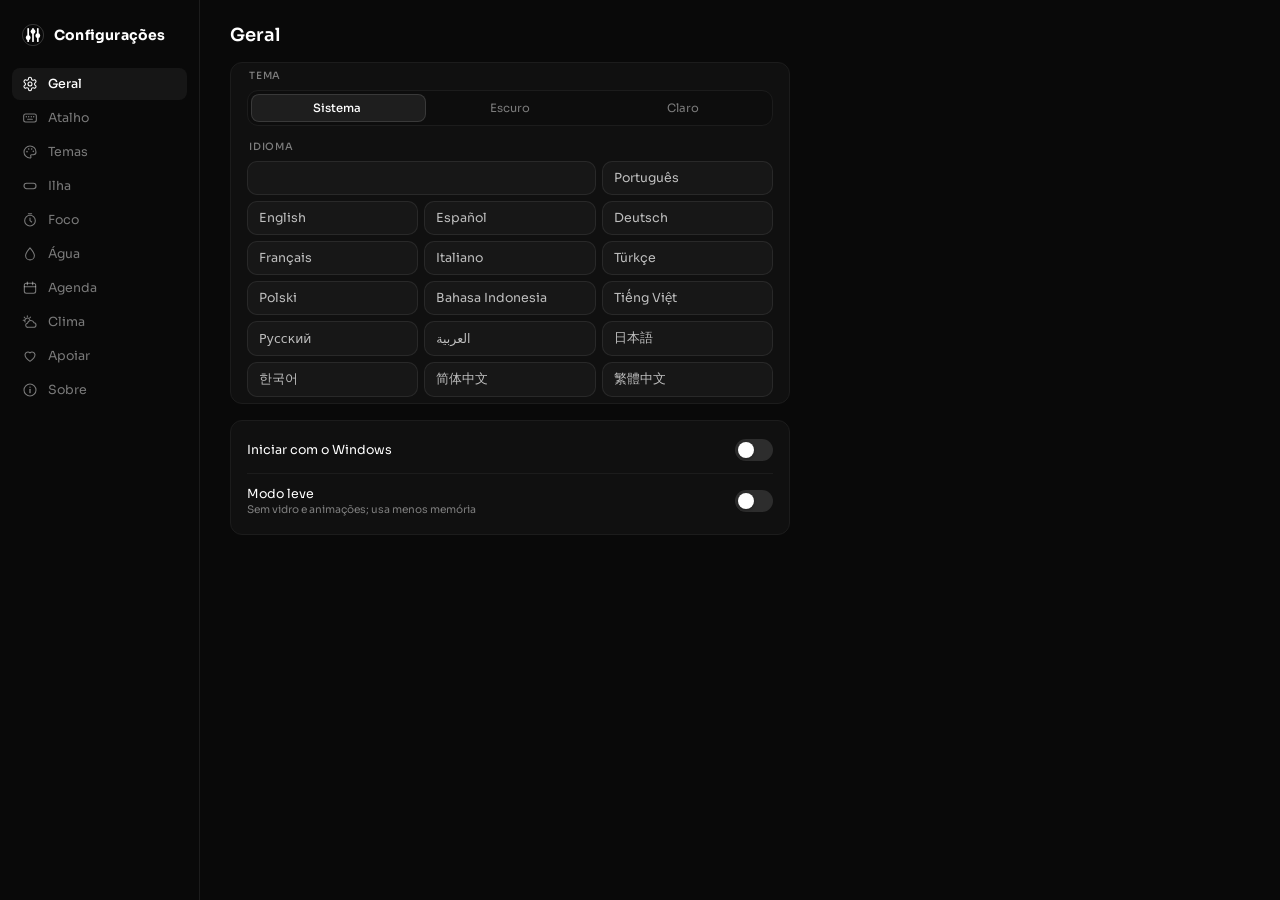
<file: LeveMixerWeb/wwwroot/settings.html>
<!DOCTYPE html>
<!-- Janela de configurações do Volum (aberta pela engrenagem do mixer ou pelo menu da bandeja).
     Usa os mesmos controles do style.css (seletor, chave, botão de atalho, − / +) e o layout do settings.css. -->
<html lang="pt-BR" data-theme="system" data-scheme="dark">
<head>
  <meta charset="utf-8">
  <meta name="viewport" content="width=device-width, initial-scale=1">
  <title>Volum</title>
  <link rel="stylesheet" href="style.css">
  <link rel="stylesheet" href="settings.css">
  <link rel="stylesheet" href="mascot.css">
  <link rel="stylesheet" href="skins.css">
</head>
<body class="settings-page">

  <!-- Menu de seções -->
  <nav class="nav" aria-label="Seções">
    <div class="nav-brand">
      <svg class="logo-mark" viewBox="0 0 32 32" aria-hidden="true"><circle cx="16" cy="16" r="15.5" fill="#090909" stroke="#fff" stroke-opacity=".27"/><g stroke="#fff" stroke-width="2.5" stroke-linecap="round"><line x1="9" y1="7" x2="9" y2="25"/><line x1="16" y1="7" x2="16" y2="25"/><line x1="23" y1="7" x2="23" y2="25"/></g><g fill="#fff"><circle cx="9" cy="20" r="3.5"/><circle cx="16" cy="11" r="3.5"/><circle cx="23" cy="17" r="3.5"/></g></svg>
      <span data-i18n="settings">Configurações</span>
    </div>

    <button class="nav-item" data-page="general" aria-current="page">
      <svg class="ico" data-anim="gear" viewBox="0 0 24 24" aria-hidden="true"><path d="M12.22 2h-.44a2 2 0 0 0-2 2v.18a2 2 0 0 1-1 1.73l-.43.25a2 2 0 0 1-2 0l-.15-.08a2 2 0 0 0-2.73.73l-.22.38a2 2 0 0 0 .73 2.73l.15.1a2 2 0 0 1 1 1.72v.51a2 2 0 0 1-1 1.74l-.15.09a2 2 0 0 0-.73 2.73l.22.38a2 2 0 0 0 2.73.73l.15-.08a2 2 0 0 1 2 0l.43.25a2 2 0 0 1 1 1.73V20a2 2 0 0 0 2 2h.44a2 2 0 0 0 2-2v-.18a2 2 0 0 1 1-1.73l.43-.25a2 2 0 0 1 2 0l.15.08a2 2 0 0 0 2.73-.73l.22-.39a2 2 0 0 0-.73-2.73l-.15-.08a2 2 0 0 1-1-1.74v-.5a2 2 0 0 1 1-1.74l.15-.09a2 2 0 0 0 .73-2.73l-.22-.38a2 2 0 0 0-2.73-.73l-.15.08a2 2 0 0 1-2 0l-.43-.25a2 2 0 0 1-1-1.73V4a2 2 0 0 0-2-2z"/><circle cx="12" cy="12" r="3"/></svg>
      <span data-i18n="pageGeneral">Geral</span>
    </button>
    <button class="nav-item" data-page="shortcut">
      <svg class="ico" data-anim="keys" viewBox="0 0 24 24" aria-hidden="true"><rect x="2.5" y="6" width="19" height="12" rx="3"/><path class="a-keys" d="M6.5 10h.01M10 10h.01M14 10h.01M17.5 10h.01" stroke-width="2.2"/><path class="a-space" d="M8.5 14h7"/></svg>
      <span data-i18n="pageShortcut">Atalho</span>
    </button>
    <button class="nav-item" data-page="themes">
      <svg class="ico" data-anim="palette" viewBox="0 0 24 24" aria-hidden="true"><path d="M12 3a9 9 0 1 0 0 18c1.1 0 1.7-.9 1.4-1.8l-.4-1.1a1.6 1.6 0 0 1 1.5-2.1H17a4 4 0 0 0 4-4C21 6.7 17 3 12 3z"/><path class="a-dots" d="M7.5 11.5h.01M10 7.5h.01M14.5 7.5h.01M17 11h.01" stroke-width="2.4"/></svg>
      <span data-i18n="pageThemes">Temas</span>
    </button>
    <button class="nav-item" data-page="island">
      <svg class="ico" data-anim="pill" viewBox="0 0 24 24" aria-hidden="true"><rect x="3" y="8" width="18" height="8" rx="4"/></svg>
      <span data-i18n="pageIsland">Ilha</span>
    </button>
    <button class="nav-item" data-page="focus">
      <svg class="ico" data-anim="timer" viewBox="0 0 24 24" aria-hidden="true"><circle cx="12" cy="13" r="8"/><path class="a-hand" d="M12 9v4l2.5 2"/><path class="a-button" d="M9.5 2.5h5"/></svg>
      <span data-i18n="pageFocus">Foco</span>
    </button>
    <button class="nav-item" data-page="water">
      <svg class="ico" data-anim="drop" viewBox="0 0 24 24" aria-hidden="true"><path d="M12 2.8c3.7 4.3 6.6 8 6.6 11.4a6.6 6.6 0 0 1-13.2 0C5.4 10.8 8.3 7.1 12 2.8z"/></svg>
      <span data-i18n="pageWater">Água</span>
    </button>
    <button class="nav-item" data-page="agenda">
      <svg class="ico" data-anim="cal" viewBox="0 0 24 24" aria-hidden="true"><rect x="3.5" y="5" width="17" height="15" rx="3"/><path d="M3.5 10h17"/><path class="a-ring1" d="M8 3v4"/><path class="a-ring2" d="M16 3v4"/></svg>
      <span data-i18n="calTitle">Agenda</span>
    </button>
    <button class="nav-item" data-page="weather">
      <svg class="ico" data-anim="wx" viewBox="0 0 24 24" aria-hidden="true"><path class="a-rays" d="M8 2.8v1.4M3.3 4.7l1 1M1.8 9.3h1.4M12.7 4.7l-1 1"/><path d="M4.7 12a3.6 3.6 0 0 1 6.8-3.9"/><path class="a-cloud" d="M9 20h8.5a3.5 3.5 0 0 0 .5-6.96A5 5 0 0 0 8.4 13.8 3.1 3.1 0 0 0 9 20z"/></svg>
      <span data-i18n="wxTitle">Clima</span>
    </button>
    <button class="nav-item" data-page="support">
      <svg class="ico" data-anim="heart" viewBox="0 0 24 24" aria-hidden="true"><path d="M12 20s-7.5-4.6-7.5-10.1A4.4 4.4 0 0 1 12 7.3a4.4 4.4 0 0 1 7.5 2.6C19.5 15.4 12 20 12 20z"/></svg>
      <span data-i18n="pageSupport">Apoiar</span>
    </button>
    <button class="nav-item" data-page="about">
      <svg class="ico" data-anim="info" viewBox="0 0 24 24" aria-hidden="true"><circle cx="12" cy="12" r="9"/><path class="a-stem" d="M12 11v5" stroke-width="2"/><path class="a-idot" d="M12 7.8v.01" stroke-width="2"/></svg>
      <span data-i18n="pageAbout">Sobre</span>
    </button>
  </nav>

  <main class="pages">

    <!-- Geral -->
    <section class="page" id="page-general">
      <h1 data-i18n="pageGeneral">Geral</h1>
      <div class="group">
        <div class="label" data-i18n="theme">Tema</div>
        <div class="segmented" id="themeSeg" role="radiogroup" aria-label="Tema" data-i18n-aria="theme">
          <button data-value="system" role="radio" aria-checked="true" data-i18n="system">Sistema</button>
          <button data-value="dark"   role="radio" aria-checked="false" data-i18n="dark">Escuro</button>
          <button data-value="light"  role="radio" aria-checked="false" data-i18n="light">Claro</button>
        </div>

        <!-- Os nomes dos idiomas ficam sempre no próprio idioma -->
        <div class="label label-gap" data-i18n="language">Idioma</div>
        <div class="lang-grid" id="langSeg" role="radiogroup" aria-label="Idioma" data-i18n-aria="language"></div>
      </div>

      <div class="group">
        <div class="setting-row">
          <span class="setting-text" data-i18n="autostart">Iniciar com o Windows</span>
          <label class="switch">
            <input id="autostart" type="checkbox">
            <span></span>
          </label>
        </div>
        <div class="setting-row">
          <span class="setting-text">
            <span data-i18n="lite">Modo leve</span>
            <small data-i18n="liteHint">Sem vidro e animações; usa menos memória</small>
          </span>
          <label class="switch">
            <input id="lite" type="checkbox">
            <span></span>
          </label>
        </div>
      </div>
    </section>

    <!-- Atalho para abrir o mixer (ex.: no meio de um jogo). Clicar no botão grava um novo -->
    <section class="page" id="page-shortcut" hidden>
      <h1 data-i18n="pageShortcut">Atalho</h1>
      <div class="group">
        <div class="setting-row">
          <span class="setting-text">
            <span data-i18n="hotkey">Atalho para abrir</span>
            <small id="hotkeyHint">Abre o mixer até no meio de um jogo</small>
          </span>
          <button id="hotkeyBtn" class="hotkey-btn">Ctrl + Alt + V</button>
        </div>
      </div>
      <p class="page-note" data-i18n="shortcutHint"></p>
    </section>

    <!-- Temas: visual da ilha e do mixer (o JS monta os cartões com prévia) -->
    <section class="page" id="page-themes" hidden>
      <h1 data-i18n="pageThemes">Temas</h1>
      <p class="page-note" data-i18n="themesHint">Mudam o visual da ilha e do mixer. Mais temas em breve.</p>
      <!-- Pesquisa sobre os temas: abre a página no site (o C# leva a versão, o tema e o idioma) -->
      <div class="survey-card">
        <div><b data-i18n="surveyTitle">O que você está achando dos temas?</b><span data-i18n="surveyText">Conta do que gostou, o que mudaria e o que quer ver. Leva 2 minutos.</span></div>
        <button class="btn" id="surveyBtn" data-i18n="surveyBtn">Dar minha opinião</button>
      </div>
      <div class="skins" id="skinList" role="radiogroup" aria-label="Temas" data-i18n-aria="pageThemes"></div>
    </section>

    <!-- Ilha (estilo Dynamic Island): pílula no topo da tela com o player, a água e os avisos do Volum -->
    <section class="page" id="page-island" hidden>
      <h1 data-i18n="pageIsland">Ilha</h1>
      <div class="group">
        <div class="setting-row">
          <span class="setting-text">
            <span data-i18n="islandToggle">Mostrar a ilha no topo da tela</span>
            <small data-i18n="islandHint">Passe o mouse para ver a música tocando e a água; os avisos do Volum aparecem nela</small>
          </span>
          <label class="switch">
            <input id="islandOn" type="checkbox">
            <span></span>
          </label>
        </div>
        <!-- Formato: grudada na borda de cima (com as curvinhas) ou pílula solta, um pouco abaixo do topo -->
        <div class="label label-gap" data-i18n="islandStyle">Formato</div>
        <div class="segmented two" id="islandStyleSeg" role="radiogroup" aria-label="Formato" data-i18n-aria="islandStyle">
          <button data-value="notch" role="radio" aria-checked="true" data-i18n="islandNotch">Grudada no topo</button>
          <button data-value="float" role="radio" aria-checked="false" data-i18n="islandFloat">Flutuante</button>
        </div>
        <!-- Posição: esquerda/centro/direita e em cima/embaixo (embaixo = acima da barra de tarefas, sempre flutuante) -->
        <div class="label label-gap" data-i18n="islandPos">Posição</div>
        <div class="segmented" id="posHSeg" role="radiogroup" aria-label="Posição" data-i18n-aria="islandPos">
          <button data-value="left" role="radio" aria-checked="false" data-i18n="posLeft">Esquerda</button>
          <button data-value="center" role="radio" aria-checked="true" data-i18n="posCenter">Centro</button>
          <button data-value="right" role="radio" aria-checked="false" data-i18n="posRight">Direita</button>
        </div>
        <div class="segmented two seg-gap" id="posVSeg" role="radiogroup" aria-label="Posição" data-i18n-aria="islandPos">
          <button data-value="top" role="radio" aria-checked="true" data-i18n="posTop">Em cima</button>
          <button data-value="bottom" role="radio" aria-checked="false" data-i18n="posBottom">Embaixo</button>
        </div>
        <small class="cal-status" id="posNote" data-i18n="posBottomNote" hidden>Embaixo, a ilha fica logo acima da barra de tarefas e usa o formato flutuante</small>
        <!-- Monitor da ilha: um botão por monitor (só aparece com mais de um) -->
        <div id="monitorRow" hidden>
          <div class="label label-gap" data-i18n="islandMonitor">Monitor</div>
          <div class="segmented dyn" id="monitorSeg" role="radiogroup" aria-label="Monitor" data-i18n-aria="islandMonitor"></div>
        </div>
      </div>

      <div class="group">
        <div class="setting-row">
          <span class="setting-text">
            <span data-i18n="osdToggle">Indicadores na ilha</span>
            <small data-i18n="osdHint">Mostra rapidinho Caps Lock, Num Lock, o volume e o microfone mudo</small>
          </span>
          <label class="switch">
            <input id="osdOn" type="checkbox" checked>
            <span></span>
          </label>
        </div>
        <div class="setting-row">
          <span class="setting-text">
            <span data-i18n="islandTuck">Sair da frente dos apps</span>
            <small data-i18n="islandTuckHint">Quando uma janela chega no topo da tela (navegador, Figma...), a ilha some para não cobrir abas e menus. Desligado, ela fica sempre à vista</small>
          </span>
          <label class="switch">
            <input id="tuckOn" type="checkbox" checked>
            <span></span>
          </label>
        </div>
        <div class="setting-row" id="tuckLineRow">
          <span class="setting-text">
            <span data-i18n="islandTuckLine">Deixar um tracinho no topo</span>
            <small data-i18n="islandTuckLineHint">Em vez de sumir de vez, a ilha vira um tracinho que só abre com o mouse parado em cima dele por 3 segundos. Passar o mouse pelas abas não abre nada</small>
          </span>
          <label class="switch">
            <input id="tuckLineOn" type="checkbox">
            <span></span>
          </label>
        </div>
        <div class="setting-row">
          <span class="setting-text">
            <span data-i18n="todoOn">Lista de tarefas</span>
            <small data-i18n="todoOnHint">Uma página na ilha para anotar tarefas rápidas e riscar o que já fez</small>
          </span>
          <label class="switch">
            <input id="todoOn" type="checkbox" checked>
            <span></span>
          </label>
        </div>
        <div class="setting-row">
          <span class="setting-text">
            <span><span data-i18n="devicesOn">Bateria dos aparelhos</span> <em class="news-soon news-beta" data-i18n="newsBeta">Beta</em></span>
            <small data-i18n="devicesOnHint">Fone, mouse, teclado e caixinha sem fio: a bateria numa página da ilha e um aviso quando estiver fraca</small>
          </span>
          <label class="switch">
            <input id="devicesOn" type="checkbox" checked>
            <span></span>
          </label>
        </div>
        <div class="setting-row dev-diag" id="devDiagRow">
          <span class="setting-text">
            <small data-i18n="devDiagHint">Seu aparelho sem fio não aparece? Copie o diagnóstico e mande pelo balão de sugestões: assim a gente adiciona a marca dele</small>
            <span class="upd-status" id="devDiagStatus" aria-live="polite"></span>
          </span>
          <button class="btn" id="devDiag" data-i18n="devDiag">Copiar diagnóstico</button>
        </div>
        <div class="setting-row">
          <span class="setting-text">
            <span data-i18n="otherScreen">Outro monitor em tela cheia</span>
            <small data-i18n="otherScreenHint">Com um jogo ou vídeo em tela cheia no monitor principal, a ilha vai para o outro monitor</small>
          </span>
          <label class="switch">
            <input id="otherScreenOn" type="checkbox" checked>
            <span></span>
          </label>
        </div>
      </div>

      <!-- Esconder quando não estiver em uso (para telas OLED). Desligado por padrão: a ideia do Volum é a ilha à vista -->
      <div class="group">
        <div class="setting-row">
          <span class="setting-text">
            <span data-i18n="autoHide">Esconder quando não estiver em uso</span>
            <small data-i18n="autoHideHint">Bom para telas OLED: a ilha some depois de um tempo e volta quando você passa o mouse no lugar dela. Avisos continuam aparecendo</small>
          </span>
          <label class="switch">
            <input id="autoHideOn" type="checkbox">
            <span></span>
          </label>
        </div>
        <div id="autoHideOptions" class="water-options" hidden>
          <div class="stepper-row">
            <span data-i18n="autoHideAfter">Esconder depois de</span>
            <div class="stepper fstep" data-key="autoHideSec" data-unit="sec"><button data-step="-1" aria-label="−">−</button><output></output><button data-step="1" aria-label="+">+</button></div>
          </div>
        </div>
      </div>
      <!-- Notificações dos outros apps (só na versão da Store: o Windows exige) -->
      <div class="group">
        <div class="setting-row">
          <span class="setting-text">
            <span data-i18n="appNotesToggle">Notificações dos apps</span>
            <small id="appNotesHint" data-i18n="appNotesHint">WhatsApp, Discord, e-mail... aparecem na ilha. Ligue o "Não incomodar" do Windows para elas aparecerem só aqui</small>
          </span>
          <label class="switch">
            <input id="appNotesOn" type="checkbox">
            <span></span>
          </label>
        </div>
      </div>

      <p class="page-note" data-i18n="islandNote"></p>
    </section>

    <!-- Foco: Pomodoro e lembrete para levantar (aparecem na ilha) -->
    <section class="page" id="page-focus" hidden>
      <h1 data-i18n="pageFocus">Foco</h1>
      <div class="group">
        <div class="setting-row">
          <span class="setting-text">
            <span data-i18n="pomoToggle">Pomodoro na ilha</span>
            <small data-i18n="pomoHint">Foco e pausas com a contagem na ilha</small>
          </span>
          <label class="switch">
            <input id="pomoOn" type="checkbox">
            <span></span>
          </label>
        </div>
        <div id="pomoOptions" class="water-options" hidden>
          <div class="stepper-row">
            <span data-i18n="pomoFocus">Foco</span>
            <div class="stepper fstep" data-key="focusMin" data-unit="min"><button data-step="-1" aria-label="−">−</button><output></output><button data-step="1" aria-label="+">+</button></div>
          </div>
          <div class="stepper-row">
            <span data-i18n="pomoShort">Pausa curta</span>
            <div class="stepper fstep" data-key="shortMin" data-unit="min"><button data-step="-1" aria-label="−">−</button><output></output><button data-step="1" aria-label="+">+</button></div>
          </div>
          <div class="stepper-row">
            <span data-i18n="pomoLong">Pausa longa</span>
            <div class="stepper fstep" data-key="longMin" data-unit="min"><button data-step="-1" aria-label="−">−</button><output></output><button data-step="1" aria-label="+">+</button></div>
          </div>
          <div class="stepper-row">
            <span data-i18n="pomoEvery">Pausa longa a cada</span>
            <div class="stepper fstep" data-key="every" data-unit="cycles"><button data-step="-1" aria-label="−">−</button><output></output><button data-step="1" aria-label="+">+</button></div>
          </div>
          <div class="stepper-row">
            <span data-i18n="pomoSound">Som do fim</span>
            <!-- Ao trocar, o som toca para a pessoa ouvir -->
            <div class="stepper fstep" data-key="pomoSound" data-unit="sound"><button data-step="-1" aria-label="−">−</button><output></output><button data-step="1" aria-label="+">+</button></div>
          </div>
        </div>
      </div>


      <div class="group">
        <div class="setting-row">
          <span class="setting-text">
            <span data-i18n="standToggle">Lembrete para levantar</span>
            <small data-i18n="standHint">Avisa pela ilha depois de um tempo sentado</small>
          </span>
          <label class="switch">
            <input id="standOn" type="checkbox">
            <span></span>
          </label>
        </div>
        <div id="standOptions" class="water-options" hidden>
          <div class="stepper-row">
            <span data-i18n="standEvery">Avisar depois de</span>
            <div class="stepper fstep" data-key="standMin" data-unit="time"><button data-step="-1" aria-label="−">−</button><output></output><button data-step="1" aria-label="+">+</button></div>
          </div>
          <div class="btn-row inline">
            <button class="btn" id="standTest" data-i18n="standTest">Testar aviso de levantar</button>
          </div>
        </div>
      </div>
      <p class="page-note needs-island" data-i18n="needsIsland"></p>
    </section>

    <!-- Lembrete de água: ligado, mostra as opções (o contador fica no mixer) -->
    <section class="page" id="page-water" hidden>
      <h1 data-i18n="pageWater">Água</h1>
      <div class="group">
        <div class="setting-row">
          <span class="setting-text">
            <span data-i18n="waterReminder">Lembrete de água</span>
            <small data-i18n="waterHint">Avisa de tempos em tempos e conta o que você bebeu</small>
          </span>
          <label class="switch">
            <input id="waterOn" type="checkbox">
            <span></span>
          </label>
        </div>
        <div id="waterOptions" class="water-options" hidden>
          <div class="stepper-row">
            <span data-i18n="waterGoal">Meta por dia</span>
            <div class="stepper" data-field="goalMl">
              <button data-step="-1" aria-label="−">−</button><output></output><button data-step="1" aria-label="+">+</button>
            </div>
          </div>
          <div class="stepper-row">
            <span data-i18n="waterEvery">Lembrar a cada</span>
            <!-- Livre: digite os minutos (5 a 480) ou use − / + de 5 em 5 -->
            <div class="stepper stepper-free" data-field="intervalMin">
              <button data-step="-1" aria-label="−">−</button><label class="free"><input id="waterEvery" type="number"
                min="5" max="480" step="5" inputmode="numeric"><span>min</span></label><button data-step="1" aria-label="+">+</button>
            </div>
          </div>
          <div class="stepper-row">
            <span data-i18n="waterCup">Tamanho do copo</span>
            <div class="stepper" data-field="cupMl">
              <button data-step="-1" aria-label="−">−</button><output></output><button data-step="1" aria-label="+">+</button>
            </div>
          </div>
          <div class="stepper-row">
            <span data-i18n="waterSound">Tocar som no aviso</span>
            <label class="switch">
              <input id="waterSound" type="checkbox" checked>
              <span></span>
            </label>
          </div>
        </div>
      </div>
      <div class="btn-row">
        <button class="btn" id="waterTest" data-i18n="waterTest">Testar aviso</button>
      </div>
      <p class="page-note" id="waterToday"></p>
    </section>

    <!-- Agenda: endereço iCal do Google Agenda ou do Outlook (avisos na ilha) -->
    <section class="page" id="page-agenda" hidden>
      <h1 data-i18n="calTitle">Agenda</h1>
      <div class="group">
        <div class="setting-row">
          <span class="setting-text">
            <span data-i18n="calField">Endereço da agenda (iCal)</span>
            <small data-i18n="calHint">Cole o endereço iCal (.ics) da sua agenda. No Google Agenda: Configurações → sua agenda → "Endereço secreto no formato iCal". A ilha avisa 10 min antes de cada compromisso</small>
          </span>
        </div>
        <div class="cal-row">
          <input id="calUrl" class="text-input" type="url" spellcheck="false" autocomplete="off" placeholder="https://calendar.google.com/calendar/ical/...basic.ics">
          <button class="btn" id="calSave" data-i18n="calSave">Salvar</button>
        </div>
        <small class="cal-status" id="calStatus"></small>
      </div>

      <p class="page-note needs-island" data-i18n="needsIsland"></p>
    </section>

    <!-- Clima: a pessoa digita a cidade (página na ilha) -->
    <section class="page" id="page-weather" hidden>
      <h1 data-i18n="wxTitle">Clima</h1>
      <div class="group">
        <div class="setting-row">
          <span class="setting-text">
            <span data-i18n="wxField">Sua cidade</span>
            <small data-i18n="wxHint">Digite a sua cidade para ver o clima e as próximas horas na ilha. Deixe vazio para desligar</small>
          </span>
        </div>
        <div class="cal-row">
          <input id="wxCity" class="text-input" type="text" spellcheck="false" autocomplete="off" data-i18n-placeholder="wxPlaceholder" placeholder="Ex.: São Paulo">
          <button class="btn" id="wxSave" data-i18n="calSave">Salvar</button>
        </div>
        <small class="cal-status" id="wxStatus"></small>
      </div>

      <!-- O que aparece na ilha fechada e a unidade da temperatura -->
      <div class="group">
        <div class="label" data-i18n="wxShowLabel">Na ilha fechada</div>
        <div class="segmented" id="wxShowSeg" role="radiogroup" aria-label="Na ilha fechada" data-i18n-aria="wxShowLabel">
          <button data-value="both" role="radio" aria-checked="true" data-i18n="wxShowBoth">Ícone e temperatura</button>
          <button data-value="icon" role="radio" aria-checked="false" data-i18n="wxShowIcon">Só o ícone</button>
          <button data-value="off" role="radio" aria-checked="false" data-i18n="wxShowOff">Nada</button>
        </div>
        <div class="label label-gap" data-i18n="wxUnitLabel">Unidade</div>
        <div class="segmented" id="wxUnitSeg" role="radiogroup" aria-label="Unidade" data-i18n-aria="wxUnitLabel">
          <button data-value="auto" role="radio" aria-checked="true" data-i18n="wxUnitAuto">Automática</button>
          <button data-value="c" role="radio" aria-checked="false">Celsius (°C)</button>
          <button data-value="f" role="radio" aria-checked="false">Fahrenheit (°F)</button>
        </div>
      </div>

      <p class="page-note needs-island" data-i18n="needsIsland"></p>
    </section>

    <!-- Apoiar o Volum (o coração do mixer abre aqui) -->
    <section class="page" id="page-support" hidden>
      <h1 data-i18n="pageSupport">Apoiar</h1>
      <!-- Apoiar o Volum: no Brasil, Pix copia e cola (o C# copia o código); de fora, Ko-fi -->
      <div class="group">
        <div class="setting-row">
          <span class="setting-text">
            <span data-i18n="supportTitle">Apoiar o Volum ♥</span>
            <small data-i18n="supportText">O Volum é grátis e vai continuar grátis. Se ele te ajuda, qualquer valor faz diferença.</small>
          </span>
        </div>
        <!-- QR do Pix (só no Brasil): escaneia com o app do banco -->
        <div class="pix-qr" id="pixQr" hidden>
          <img src="pix-qr.svg" width="132" height="132" alt="Pix">
          <small data-i18n="supportQrHint">Abra o app do seu banco, vá em Pix → Pagar com QR Code e aponte a câmera. Você escolhe o valor.</small>
        </div>
        <div class="btn-row">
          <button class="btn primary" id="pixBtn" data-i18n="supportPix" hidden>Copiar código Pix</button>
          <button class="btn" id="kofiBtn" data-i18n="supportKofi">Apoiar pelo Ko-fi</button>
        </div>
        <small class="cal-status" id="pixHint" data-i18n="supportPixHint" hidden>Depois, no app do seu banco: Pix → Pix Copia e Cola, cole o código e escolha o valor.</small>
      </div>

    </section>

    <!-- Sobre: versão, links e as novidades -->
    <section class="page" id="page-about" hidden>
      <h1 data-i18n="pageAbout">Sobre</h1>
      <div class="group about">
        <div class="about-head">
          <svg class="logo-mark" viewBox="0 0 32 32" aria-hidden="true"><circle cx="16" cy="16" r="15.5" fill="#090909" stroke="#fff" stroke-opacity=".27"/><g stroke="#fff" stroke-width="2.5" stroke-linecap="round"><line x1="9" y1="7" x2="9" y2="25"/><line x1="16" y1="7" x2="16" y2="25"/><line x1="23" y1="7" x2="23" y2="25"/></g><g fill="#fff"><circle cx="9" cy="20" r="3.5"/><circle cx="16" cy="11" r="3.5"/><circle cx="23" cy="17" r="3.5"/></g></svg>
          <div>
            <div class="about-name">Volum</div>
            <div class="about-version" id="aboutVersion"></div>
          </div>
        </div>
        <div class="upd-row">
          <button class="btn" id="updBtn" data-i18n="updCheck">Procurar atualização</button>
          <span class="upd-status" id="updStatus" aria-live="polite"></span>
        </div>
        <p class="about-text" data-i18n="aboutText"></p>
        <div class="btn-row">
          <button class="btn primary" id="siteBtn" data-i18n="site">Site do Volum</button>
          <button class="btn" id="feedbackBtn" data-i18n="feedback">Sugestões e bugs</button>
          <button class="btn" id="githubBtn" data-i18n="github">Código no GitHub</button>
        </div>
      </div>

      <div class="group">
        <div class="label label-gap" data-i18n="newsAgain">O que tem de novo</div>
        <ul class="news-list" id="aboutNews"></ul>
      </div>
    </section>
  </main>

  <script src="shared.js"></script>
  <script src="langs.js"></script>
  <script src="settings.js"></script>
</body>
</html>
</file>
<file: LeveMixerWeb/wwwroot/island.css>
@font-face { font-family: "Sora"; src: url("fonts/Sora.woff2") format("woff2"); font-weight: 100 800; font-display: block; }
/* =========================================================
   Volum — ilha (estilo Dynamic Island). Sempre preta, como a do iPhone.
   A janela é transparente; a pílula (.shape) é desenhada aqui, grudada no topo da tela, com
   "orelhas" (curvas) ligando ela à borda. Os tamanhos de cada estado precisam bater com o
   IslandForm.cs (ClosedW/H, TuckW/H, OpenW, Ear).
   ========================================================= */
:root {
  --black: #000;
  --text: #f5f5f7;
  --subtext: #9b9ba1;
  --soft: rgba(255, 255, 255, .1);
  --soft-hover: rgba(255, 255, 255, .18);
  --accent: #ffffff;   /* identidade do Volum: branco no lugar do laranja */
  --accent-2: #ffffff;
  --water: #38bdf8;
  --water-2: #0ea5e9;
  --battery: #34d058;
  --battery-low: #ff5a5f;
  --ear: 10px;
  --spring: cubic-bezier(.32, .72, 0, 1);   /* desacelera bem macio no fim (como a ilha do iPhone) */
  --anim: 480ms;                           /* igual ao AnimMs do IslandForm.cs */
  color-scheme: dark;
}

* { box-sizing: border-box; }
html, body {
  margin: 0;
  height: 100%;
  overflow: hidden;
  background: transparent;
  color: var(--text);
  font-family: "Sora", "Segoe UI", system-ui, sans-serif;   /* a mesma fonte do mixer */
  font-size: 13px;
  user-select: none;
  -webkit-user-select: none;
  cursor: default;
  -webkit-font-smoothing: antialiased;
}
button { font: inherit; color: inherit; }
button:focus-visible { outline: 2px solid var(--accent-2); outline-offset: 2px; }

/* ---------- Forma: tamanho de cada estado ---------- */
.island { --w: 250px; --h: 32px; --r: 16px; --ear-size: var(--ear); position: relative; height: 100%; }
.island.tucked { --w: 130px; --h: 6px; --r: 3px; --ear-size: 6px; }
.island.idle { --h: 54px; --r: 24px; }   /* ociosa: desce um pouco e o mascote fica maior (IdleH no IslandForm.cs) */
.island.open { --w: 440px; --h: var(--open-h, 156px); --r: 30px; }

.shape {
  position: absolute;
  top: 0;
  left: 50%;
  width: var(--w);
  height: var(--h);
  transform: translateX(-50%);
  border-radius: 0 0 var(--r) var(--r);
  background: var(--black);
  transition: width var(--anim) var(--spring), height var(--anim) var(--spring), border-radius var(--anim) var(--spring);
}
/* Orelhas: a pílula "escorre" da borda da tela, como um entalhe */
.shape::before, .shape::after {
  content: "";
  position: absolute;
  top: 0;
  width: var(--ear-size);
  height: var(--ear-size);
}
.shape::before { right: 100%; background: radial-gradient(circle at 0 100%, transparent calc(var(--ear-size) - .5px), var(--black) var(--ear-size)); }
.shape::after  { left: 100%;  background: radial-gradient(circle at 100% 100%, transparent calc(var(--ear-size) - .5px), var(--black) var(--ear-size)); }

/* ---------- Fechada ---------- */
.mini {
  position: absolute;
  top: 0;
  left: 50%;
  width: 250px;
  height: 32px;
  transform: translateX(-50%);
  display: grid;
  grid-template-columns: 1fr auto 1fr;   /* hora sempre no meio, com ou sem a onda */
  align-items: center;
  padding: 0 14px 0 12px;
  transition: opacity .18s ease;
}
.island:not(.closed):not(.idle) .mini { opacity: 0; pointer-events: none; }
.mini-left { display: flex; align-items: center; min-width: 22px; }
.mini .wave { justify-self: end; }
.mini-cover { width: 20px; height: 20px; border-radius: 6px; object-fit: cover; }
.clock { font-size: 14px; font-weight: 700; letter-spacing: .2px; font-variant-numeric: tabular-nums; }

/* Bateria: anel com a carga; com raio quando está carregando */
.battery { display: inline-grid; place-items: center; width: 20px; height: 20px; }
.battery[hidden] { display: none; }
.battery svg { width: 20px; height: 20px; }

/* Onda de áudio (anda com música tocando) */
.wave[hidden] { display: none; }
.wave { display: inline-flex; align-items: center; gap: 2px; height: 14px; }
.wave i { width: 2.5px; border-radius: 2px; background: var(--text); height: 30%; }
.wave i:nth-child(1) { height: 35%; } .wave i:nth-child(2) { height: 75%; } .wave i:nth-child(3) { height: 100%; }
.wave i:nth-child(4) { height: 60%; } .wave i:nth-child(5) { height: 40%; }
.wave.playing i { animation: wave 1.1s ease-in-out infinite; transform-origin: center; }
.wave.playing i:nth-child(2) { animation-delay: -.25s; } .wave.playing i:nth-child(3) { animation-delay: -.5s; }
.wave.playing i:nth-child(4) { animation-delay: -.75s; } .wave.playing i:nth-child(5) { animation-delay: -.4s; }
@keyframes wave { 0%, 100% { transform: scaleY(.45); } 50% { transform: scaleY(1); } }

/* ---------- Aberta ---------- */
.full {
  position: absolute;
  top: 0;
  left: 50%;
  width: 440px;
  transform: translateX(-50%) scale(.97);
  transform-origin: 50% 0;
  padding: 8px 18px 10px;
  opacity: 0;
  pointer-events: none;
  transition: opacity .16s ease, transform var(--anim) var(--spring);
}
.island.open .full { opacity: 1; transform: translateX(-50%); pointer-events: auto; transition-delay: .06s; }

.status { position: relative; display: flex; align-items: center; justify-content: center; height: 20px; padding: 0 4px; }
.status .battery { position: absolute; left: 4px; }
.status .wave { position: absolute; right: 4px; }
.when { font-size: 12px; color: var(--subtext); }
.when b { color: var(--text); font-weight: 700; margin-left: 4px; font-variant-numeric: tabular-nums; }

.pages { position: relative; margin-top: 6px; }
.page { padding: 0 26px; }
.page[hidden] { display: none; }
.page-arrow {
  position: absolute;
  top: 14px;
  display: grid;
  place-items: center;
  width: 22px;
  height: 22px;
  padding: 0;
  border: 0;
  border-radius: 50%;
  background: var(--soft);
  color: var(--subtext);
  cursor: pointer;
  transition: background .15s ease, color .15s ease;
}
.page-arrow svg { width: 12px; height: 12px; }
.page-arrow:hover { background: var(--soft-hover); color: var(--text); }
.page-arrow.left { left: -6px; }
.page-arrow.right { right: -6px; }
.page-arrow[hidden] { display: none; }

/* Player */
.track { display: flex; align-items: center; gap: 12px; min-width: 0; }
.cover {
  flex: none;
  display: grid;
  place-items: center;
  width: 46px;
  height: 46px;
  border-radius: 10px;
  overflow: hidden;
  background: #1c1c1e;
  color: var(--subtext);
}
.cover img { width: 100%; height: 100%; object-fit: cover; }
.cover img:not([hidden]) + svg { display: none; }
.cover svg { width: 22px; height: 22px; }
.meta { display: grid; flex: 1; min-width: 0; }
.meta b, .meta span { overflow: hidden; white-space: nowrap; text-overflow: ellipsis; }
.meta b { font-size: 15px; font-weight: 700; }
.meta span { margin-top: 1px; font-size: 12px; color: var(--subtext); }

.progress { display: flex; align-items: center; gap: 10px; margin-top: 8px; font-size: 12.5px; font-variant-numeric: tabular-nums; }
.progress[hidden] { display: none; }
.progress .bar { flex: 1; height: 4px; border-radius: 4px; background: rgba(255, 255, 255, .25); overflow: hidden; }
.progress .bar span { display: block; height: 100%; width: 0; border-radius: 4px; background: var(--text); }

.controls { display: flex; align-items: center; justify-content: space-between; margin-top: 4px; }
.controls button {
  display: grid;
  place-items: center;
  width: 34px;
  height: 32px;
  padding: 0;
  border: 0;
  border-radius: 10px;
  background: transparent;
  cursor: pointer;
  transition: background .15s ease, transform .15s ease, opacity .15s ease;
}
.controls button svg { width: 22px; height: 22px; }
.controls button:hover { background: var(--soft); }
.controls button:active { transform: scale(.9); }
.controls button:disabled { opacity: .3; pointer-events: none; }
.controls .side { color: var(--subtext); }
.controls .side svg { width: 19px; height: 19px; }
.controls .play svg { width: 26px; height: 26px; }
.play .i-pause, .play.playing .i-play { display: none; }
.play.playing .i-pause { display: block; }

/* Água */
.water { display: flex; align-items: center; gap: 14px; padding-top: 2px; }
.drop { flex: none; width: 34px; height: 34px; fill: var(--water); filter: drop-shadow(0 4px 12px rgba(56, 189, 248, .35)); }
.water-text { display: grid; flex: 1; gap: 3px; min-width: 0; }
.water-text b { font-size: 14px; }
.water-text span { font-size: 12.5px; color: var(--subtext); font-variant-numeric: tabular-nums; }
.water-bar { height: 5px; margin-top: 4px; border-radius: 5px; background: var(--soft); overflow: hidden; }
.water-bar span { display: block; height: 100%; width: 0; border-radius: 5px; background: linear-gradient(90deg, var(--water-2), var(--water)); transition: width .5s var(--spring); }
.water-buttons { display: flex; justify-content: flex-end; gap: 8px; margin-top: 12px; }
.water-buttons button { height: 30px; border: 0; border-radius: 9px; font-weight: 600; cursor: pointer; }
.water-minus { width: 34px; background: var(--soft); font-size: 16px; }
.water-minus:disabled { opacity: .35; pointer-events: none; }
.water-add { padding: 0 14px; background: linear-gradient(135deg, var(--water), var(--water-2)); color: #fff; }
.water-buttons button:active { transform: scale(.95); }

/* ---------- Pomodoro ---------- */
/* Anel: o JS põe o quanto já passou (--from) e o tempo que falta (--left); o CSS enche sozinho até o fim,
   sem nada rodando a cada segundo. Pausado: fica parado onde está. */
.ring-bg { fill: none; stroke: var(--soft); }
.ring-fg {
  fill: none;
  stroke: var(--text);
  stroke-linecap: round;
  transform: rotate(-90deg);
  transform-origin: center;
}
.break .ring-fg { stroke: var(--battery); }   /* pausa: verde */
.mini-ring { width: 20px; height: 20px; }
.mini-ring[hidden] { display: none; }
.mini-ring circle { stroke-width: 2.4; }

.focus { display: flex; align-items: center; gap: 14px; padding-top: 2px; }
.focus-ring { flex: none; width: 46px; height: 46px; }
.focus-ring circle { stroke-width: 3; }
.focus-text { display: grid; flex: 1; min-width: 0; }
.focus-text span { font-size: 12px; color: var(--subtext); }
.focus-text b { font-size: 22px; font-weight: 700; line-height: 1.15; font-variant-numeric: tabular-nums; letter-spacing: .3px; }
.focus-buttons { display: flex; align-items: center; gap: 8px; }
.focus-buttons button {
  display: grid;
  place-items: center;
  width: 32px;
  height: 32px;
  padding: 0;
  border: 0;
  border-radius: 50%;
  cursor: pointer;
  transition: background .15s ease, transform .15s ease, opacity .15s ease;
}
.focus-buttons button:active { transform: scale(.9); }
.focus-buttons button:disabled { opacity: .3; pointer-events: none; }
.focus-buttons .soft { background: var(--soft); color: var(--text); }
.focus-buttons .soft:hover { background: var(--soft-hover); }
.focus-buttons .soft svg { width: 15px; height: 15px; }
.focus-buttons .main { width: 40px; height: 40px; background: var(--text); color: #090909; }
.focus-buttons .main svg { width: 20px; height: 20px; }
.focus-buttons .i-pause, .focus-buttons .main.running .i-play { display: none; }
.focus-buttons .main.running .i-pause { display: block; }

/* ---------- Páginas empilhadas: a ilha aberta tem sempre a altura da maior ---------- */
.pages { display: grid; }
.pages > .page { grid-area: 1 / 1; }
.page.off { visibility: hidden; pointer-events: none; }

/* ---------- Mascote ---------- */
.mascot { display: block; overflow: visible; }
.mascot .m-face { filter: drop-shadow(0 6px 10px rgba(0, 0, 0, .25)); }
/* Piscar: o olho vira um risquinho no meio */
.mascot .m-eye { transform-box: fill-box; transform-origin: center; animation: m-blink 4.6s ease-in-out infinite; }
.mascot .m-eyes { transform-box: fill-box; transform-origin: center; animation: m-look 11s ease-in-out infinite; }
/* Uma piscadinha e, mais adiante, duas seguidas */
@keyframes m-blink {
  0%, 44%, 50%, 88%, 94%, 100% { transform: scaleY(1); }
  47%, 91%, 97% { transform: scaleY(.08); }
}
/* Olha para os lados de vez em quando */
@keyframes m-look {
  0%, 30%, 100% { transform: translateX(0); }
  36%, 46% { transform: translateX(-14px); }
  54%, 64% { transform: translateX(14px); }
  70% { transform: translateX(0); }
}

/* Na ilha fechada (ociosa): entra com um pulinho e fica "respirando" */
.mini-mascot { display: inline-grid; place-items: center; width: 30px; height: 20px; }
.mini-mascot[hidden] { display: none; }
.mini-mascot .mascot { width: 28px; height: 18px; animation: m-pop .55s var(--spring) both, m-breathe 3.2s ease-in-out .6s infinite; }
@keyframes m-pop { from { opacity: 0; transform: translateY(8px) scale(.4); } }
@keyframes m-breathe { 50% { transform: translateY(-1px) scale(1.04); } }

/* Olhinhos: alterna sozinho entre os olhos normais (piscando) e a carinha feliz em arquinho (^ ^).
   Começa feliz (logo depois do "bom dia" e ao aparecer), volta ao normal, e de tempos em tempos sorri de novo. */
.mascot .m-happy path { fill: none; stroke: #0c3f73; stroke-width: 24; stroke-linecap: round; }
.mascot .m-happy { opacity: 0; transform-box: fill-box; transform-origin: 50% 100%; animation: m-happy 16s ease-in-out infinite; }
.mascot .m-normal { animation: m-normal 16s ease-in-out infinite; }
@keyframes m-happy {
  0%, 16% { opacity: 1; transform: translateY(0); }
  4% { transform: translateY(-14px); }     /* pulinho de alegria */
  8% { transform: translateY(0); }
  20%, 58% { opacity: 0; }
  62%, 74% { opacity: 1; transform: translateY(0); }
  67% { transform: translateY(-10px); }
  78%, 100% { opacity: 0; }
}
@keyframes m-normal {
  0%, 16% { opacity: 0; }
  20%, 58% { opacity: 1; }
  62%, 74% { opacity: 0; }
  78%, 100% { opacity: 1; }
}

/* "Bom dia" (PC ligou): só a frase, no meio da ilha, entrando suave */
.island.alerting.greeting { --w: 250px; --h: 54px; --r: 24px; }   /* mesmo tamanho da ilha ociosa (o mascote entra sem a ilha mudar) */
.noticebar[data-kind="greet"] { justify-content: center; width: 250px; height: 54px; padding: 0 14px; }
.noticebar[data-kind="greet"] .notice-icon,
.noticebar[data-kind="greet"] .notice-close,
.noticebar[data-kind="greet"] .notice-text span { display: none; }
.noticebar[data-kind="greet"] .notice-text { flex: none; justify-content: center; }
.noticebar[data-kind="greet"] .notice-text b { font-size: 14px; letter-spacing: .3px; animation: greet-in .9s var(--spring) both; }
@keyframes greet-in { from { opacity: 0; transform: translateY(6px); letter-spacing: 2px; filter: blur(3px); } }
/* Ociosa (e logo depois do "bom dia"): só o mascote, maior e no meio; a hora e o resto somem */
.mini { transition: opacity .18s ease, height var(--anim) var(--spring); }
.island.idle .mini { height: 54px; grid-template-columns: 1fr; justify-items: center; padding: 0; }
.island.idle .clock, .island.idle .mini .wave, .island.idle .mini-left > :not(.mini-mascot) { display: none; }
.island.idle .mini-left { justify-content: center; }
.island.idle .mini-mascot { width: 56px; height: 36px; }
.island.idle .mini-mascot .mascot { width: 54px; height: 34px; }
/* Bolinhas das páginas */
.dots { display: flex; justify-content: center; gap: 5px; height: 5px; margin-top: 8px; }
.dots i { width: 5px; height: 5px; border-radius: 3px; background: rgba(255, 255, 255, .3); transition: width .25s var(--spring), background .25s ease; cursor: pointer; }
.dots i.on { width: 16px; background: var(--text); }
.dots:empty { display: none; }

/* ---------- Aviso do Volum: peças da faixa fina (.noticebar) ---------- */
.notice-icon { flex: none; display: grid; place-items: center; width: 44px; height: 44px; border-radius: 12px; background: #1c1c1e; }
.notice-icon svg { width: 24px; height: 24px; }
.notice-text { display: grid; flex: 1; min-width: 0; }
.notice-text b { font-size: 14px; font-weight: 700; }
.notice-text span { margin-top: 2px; font-size: 12px; line-height: 1.35; color: var(--subtext); }
.notice-action {
  flex: none;
  padding: 7px 12px;
  border: 0;
  border-radius: 10px;
  background: var(--accent);
  color: #090909;
  font-weight: 600;
  cursor: pointer;
}
.notice-action[hidden] { display: none; }
.notice-close {
  flex: none;
  display: grid;
  place-items: center;
  width: 26px;
  height: 26px;
  padding: 0;
  border: 0;
  border-radius: 50%;
  background: var(--soft);
  color: var(--subtext);
  cursor: pointer;
}
.notice-close:hover { background: var(--soft-hover); color: var(--text); }
.notice-close svg { width: 12px; height: 12px; }

/* Modo leve e "menos movimento" no Windows: sem animações */
.lite *, .lite *::before, .lite *::after { animation: none !important; transition: none !important; }
@media (prefers-reduced-motion: reduce) {
  *, *::before, *::after { animation: none !important; transition: none !important; }
}

/* ---------- Faixa de aviso (substitui o quadrado grande: discreta, da altura da ilha) ---------- */
.island.alerting { --w: 400px; --h: 36px; --r: 18px; }
.noticebar {
  position: absolute;
  top: 0;
  left: 50%;
  width: 400px;
  height: 36px;
  transform: translateX(-50%);
  display: flex;
  align-items: center;
  gap: 8px;
  padding: 0 8px 0 14px;
  inset: 0 auto auto 50%;
  bottom: auto;
  right: auto;
  background: transparent;
}
.island:not(.alerting) .noticebar { display: none; }
.noticebar .notice-icon { width: 20px; height: 20px; border-radius: 0; background: none; }
.noticebar .notice-icon svg { width: 18px; height: 18px; }
.noticebar .notice-text { display: flex; gap: 6px; align-items: baseline; flex: 1; min-width: 0; overflow: hidden; white-space: nowrap; }
.noticebar .notice-text b { font-size: 12.5px; }
.noticebar .notice-text span { margin: 0; font-size: 12px; overflow: hidden; text-overflow: ellipsis; }
.noticebar .notice-action { padding: 4px 10px; border-radius: 12px; font-size: 12px; background: #fff; color: #090909; }
[data-kind="drop"] .noticebar .notice-action, .noticebar[data-kind="drop"] .notice-action { background: linear-gradient(135deg, var(--water), var(--water-2)); color: #fff; }   /* azul só na água */
.noticebar .notice-close { width: 22px; height: 22px; }
.island.alerting .mini, .island.alerting .full { opacity: 0; pointer-events: none; }

/* ---------- Transições suaves ----------
   A forma cresce/encolhe devagar e macia; o conteúdo que sai some rápido (antes de a forma mudar)
   e o que entra aparece só depois que a ilha já abriu espaço, desfocado → nítido. Assim nada "pula". */
.shape { will-change: width, height; }

.mini { transition: opacity .12s ease, filter .12s ease, height var(--anim) var(--spring); }
.island.closed .mini, .island.idle .mini { transition: opacity .3s ease .18s, filter .3s ease .18s, height var(--anim) var(--spring); }
.island:not(.closed):not(.idle) .mini { filter: blur(3px); }

.full { filter: blur(4px); transform: translateX(-50%) translateY(-6px) scale(.96);
  transition: opacity .12s ease, filter .12s ease, transform .2s ease; }
.island.open .full { filter: none; transform: translateX(-50%);
  transition: opacity .3s ease .16s, filter .3s ease .16s, transform var(--anim) var(--spring) .06s; }

/* A faixa de aviso é centralizada com translateX(-50%): a animação de entrada precisa manter isso,
   senão ela termina dando um pulo para o lado */
.noticebar { animation: notice-in .45s var(--spring) .14s both; }
@keyframes notice-in { from { opacity: 0; transform: translateX(-50%) translateY(-4px); filter: blur(4px); } }

/* ---------- Pixel art (estilo 16 bits): mascote e cena de levantar ----------
   Os desenhos vêm do island.js (mapas de pixels). Tudo anda por quadros inteiros (step-end),
   sem suavizar nada, como nos jogos antigos. */
/* Animações do mascote: mascot.css (o mixer usa o mesmo) */
.mini-mascot .mascot.px { animation: m-pop .4s steps(3) both; }   /* entra em 3 quadros, sem "respirar" suave */
.island.idle .mini-mascot .mascot.px { width: 48px; height: 33px; }

/* Cena de levantar: o island.js toca os quadros (roteiro WALK_SCRIPT, ~9,7 s): digita sentado → levanta →
   espreguiça → anda devagar até o sol → curte o sol. No fim a cena some e entram o texto e o botão. */
.island.alerting.walking { --h: 54px; --r: 24px; }
.noticebar[data-kind="walk"] { height: 54px; padding-left: 16px; }
.walk-scene { display: none; position: absolute; inset: 0; width: 400px; height: 54px; pointer-events: none; }
.noticebar[data-kind="walk"] .walk-scene { display: block; overflow: hidden; transition: opacity .5s ease; }
.noticebar[data-kind="walk"].scene-done .walk-scene { opacity: 0; }
.noticebar[data-kind="walk"] > :not(.walk-scene):not(.notice-close) { opacity: 0; transform: translateY(3px); transition: opacity .45s ease .25s, transform .45s ease .25s; }
.noticebar[data-kind="walk"].scene-done > :not(.walk-scene):not(.notice-close) { opacity: 1; transform: none; }

/* ---------- Indicadores rápidos (Caps Lock, Num Lock, volume, microfone): faixa estreita, 1,6 s ---------- */
.island.alerting.osd { --w: 250px; --h: 36px; --r: 18px; }
.noticebar[data-kind="osd"] { width: 250px; padding: 0 16px; gap: 10px; }
.noticebar[data-kind="osd"] .notice-close, .noticebar[data-kind="osd"] .notice-action { display: none; }
.noticebar[data-kind="osd"] .notice-text { flex: none; }
.noticebar[data-kind="osd"] .notice-text span { color: var(--text); font-variant-numeric: tabular-nums; }
.osd-bar { flex: 1; height: 4px; border-radius: 2px; background: var(--soft); overflow: hidden; }
.osd-bar[hidden] { display: none; }
.osd-bar i { display: block; height: 100%; border-radius: 2px; background: var(--text); transition: width .12s ease; }

/* ---------- Transições fluidas: mola de verdade ----------
   A forma cresce passando um pouquinho do tamanho e volta (--bounce, ~5% a mais na largura); a altura usa
   uma mola quase sem sobra (--soft-spring), porque a janela tem a altura exata da ilha e cortaria o excesso.
   As curvas são de uma mola amortecida calculada (linear() com os pontos). AnimMs no IslandForm.cs = --anim + folga. */
:root {
  --anim: 540ms;
  --bounce: linear(0, 0.0234, 0.0839, 0.169, 0.2683, 0.3737, 0.4788, 0.5791, 0.6714, 0.7537, 0.825, 0.8851, 0.9342, 0.9732, 1.0031, 1.0248, 1.0396, 1.0487, 1.0533, 1.0542, 1.0525, 1.0489, 1.0441, 1.0386, 1.0329, 1.0272, 1.0219, 1.0169, 1.0126, 1.0088, 1.0057, 1.0031, 1.0011, 0.9996, 0.9985, 0.9977, 1);
  --soft-spring: linear(0, 0.0388, 0.1306, 0.2475, 0.3711, 0.4897, 0.597, 0.6898, 0.7674, 0.8303, 0.88, 0.9182, 0.9469, 0.9678, 0.9825, 0.9926, 0.9991, 1.0031, 1.0052, 1.0062, 1.0063, 1.0059, 1.0052, 1.0045, 1.0037, 1.003, 1.0023, 1.0018, 1);
}
.shape { transition: width var(--anim) var(--bounce), height var(--anim) var(--soft-spring), border-radius var(--anim) var(--soft-spring); }

/* O conteúdo nasce de dentro da forma: pequeno e desfocado → tamanho certo, com a mesma mola */
.island.open .full { transition: opacity .28s ease .12s, filter .3s ease .12s, transform var(--anim) var(--bounce) .04s; }
.full { transform: translateX(-50%) translateY(-10px) scale(.9); }
.mini { transform: translateX(-50%) scale(.92); }
.island.closed .mini, .island.idle .mini { transform: translateX(-50%); transition: opacity .3s ease .18s, filter .3s ease .18s, transform var(--anim) var(--bounce) .1s, height var(--anim) var(--soft-spring); }
.noticebar { animation: notice-in .5s var(--bounce) .12s both; }
@keyframes notice-in { from { opacity: 0; transform: translateX(-50%) scale(.9); filter: blur(4px); } }

/* Apertar e segurar (abre o mixer): a ilha "afunda" um pouquinho enquanto segura */
.island { transform-origin: 50% 0; transition: transform .3s var(--soft-spring); }
.island.pressing { transform: scale(.965); transition-duration: .55s; }

/* Trocar de página: a nova entra deslizando do lado certo; arrastar puxa a página junto com o mouse */
.page { transition: transform .3s cubic-bezier(.2, .8, .3, 1); }   /* volta do arrastar sem passar do ponto (sem "pulinho") */
.page.dragging { transition: none; }
.page.enter-next { animation: page-next .42s var(--soft-spring) both; }
.page.enter-prev { animation: page-prev .42s var(--soft-spring) both; }
@keyframes page-next { from { opacity: 0; transform: translateX(28px); filter: blur(4px); } }
@keyframes page-prev { from { opacity: 0; transform: translateX(-28px); filter: blur(4px); } }
/* Música nova: capa e nome entram de novo */
.track.swap { animation: track-swap .45s var(--soft-spring) both; }
@keyframes track-swap { from { opacity: 0; transform: translateY(6px) scale(.97); filter: blur(4px); } }

/* Volume pela rodinha: aparece no lugar da data por um instante */
.when-vol { position: absolute; left: 50%; display: flex; align-items: center; gap: 8px; width: 180px; transform: translateX(-50%) scale(.9);
  opacity: 0; pointer-events: none; transition: opacity .18s ease, transform .35s var(--bounce); }
.when-vol svg { width: 16px; height: 16px; flex: none; }
.when-vol .osd-bar { flex: 1; }
.when-vol b { width: 34px; font-size: 12px; text-align: right; font-variant-numeric: tabular-nums; }
.when { transition: opacity .18s ease; }
.status.showing-vol .when { opacity: 0; }
.status.showing-vol .when-vol { opacity: 1; transform: translateX(-50%); }

/* ---------- Ilha flutuante (Configurações → Ilha → Formato) ----------
   Pílula solta, arredondada por inteiro, um pouco abaixo da borda de cima (o C# desce a janela FloatGap px).
   Sem as orelhas; um contorno bem fraco para não sumir em papéis de parede escuros. */
.floating .shape { border-radius: var(--r); box-shadow: inset 0 0 0 1px rgba(255, 255, 255, .09); }
.floating .shape::before, .floating .shape::after { display: none; }

/* ---------- Forma desenhada em SVG + mola física (substitui as transições de largura/altura acima) ----------
   O island.js lê o tamanho-alvo de cada estado (--w, --h, --r, --ear-size) e anima com uma mola de verdade
   (rígida e pouco elástica, como no Alcove: chega em ~250 ms, passa ~2%), só enquanto a ilha se mexe.
   Cantos contínuos (squircle) e as orelhas do formato grudado vão no mesmo caminho. */
.shape { background: none; border-radius: 0; transition: none; overflow: visible; }
.shape::before, .shape::after { display: none; }
.floating .shape { box-shadow: none; }
.shape-svg { position: absolute; top: 0; left: 0; overflow: visible; }
.shape-svg path { fill: var(--black); }
.floating .shape-svg path { stroke: rgba(255, 255, 255, .1); stroke-width: 1; }

/* Conteúdo acompanhando a mola: entra rápido logo depois de a forma abrir espaço */
.island.open .full { transition: opacity .2s ease .07s, filter .22s ease .07s, transform .42s var(--soft-spring) .03s; }
.full { transform: translateX(-50%) translateY(-6px) scale(.94); }
.island.closed .mini, .island.idle .mini { transition: opacity .22s ease .1s, filter .22s ease .1s, transform .42s var(--soft-spring) .06s, height var(--anim) var(--soft-spring); }

/* Indicador de música (teclas de mídia): "Tocando · nome da música"; o nome corta com "…" dentro da pílula */
.noticebar[data-kind="osd"]:has(.osd-bar[hidden]) .notice-text { flex: 1 1 auto; min-width: 0; }

/* ---------- Proporções do Alcove (07/11/2026, pedido do Esdras) ----------
   Em vez da pílula toda redonda: um retângulo de cantos arredondados (raio 12, contínuos) e um pouco mais alto.
   Fechada e avisos com 40 de altura (ClosedH e NoticeH no IslandForm.cs). */
.island { --h: 40px; --r: 12px; }
.island.idle { --h: 54px; --r: 16px; }
.island.open { --r: 24px; }
.island.alerting, .island.alerting.osd { --h: 40px; --r: 12px; }
.island.alerting.greeting, .island.alerting.walking { --h: 54px; --r: 16px; }
.mini { height: 40px; padding: 0 14px; }
.mini-cover { width: 24px; height: 24px; border-radius: 7px; }
.mini-ring, .battery, .battery svg { width: 22px; height: 22px; }
.clock { font-size: 14.5px; }
.noticebar { height: 40px; }
.noticebar[data-kind="greet"], .noticebar[data-kind="walk"] { height: 54px; }

/* ---------- Fase 3: atividades ao vivo ---------- */
/* Direita da ilha fechada: pontinhos de microfone/câmera + onda */
.mini-right { justify-self: end; display: flex; align-items: center; gap: 7px; }
.island.idle .mini-right { display: none; }
/* Pontinhos (como no iPhone): laranja = microfone, verde = câmera */
.privacy { display: inline-flex; gap: 4px; align-items: center; }
.privacy[hidden] { display: none; }
.privacy i { width: 6px; height: 6px; border-radius: 50%; display: none; }
.privacy.mic .mic { display: block; background: #ff9f0a; box-shadow: 0 0 6px rgba(255, 159, 10, .7); }
.privacy.cam .cam { display: block; background: #30d158; box-shadow: 0 0 6px rgba(48, 209, 88, .7); }
.status .privacy { position: absolute; right: 34px; }

/* Cor da música: tirada da capa (o JS põe --tint); a onda e a barra de progresso usam ela */
.island { --tint: var(--text); }
.wave i { background: var(--tint); transition: background .6s ease; }
.progress .bar span { background: var(--tint); transition: background .6s ease; }
.mini-cover, .cover { box-shadow: 0 0 0 0 transparent; transition: box-shadow .6s ease; }
.island.tinted .cover { box-shadow: 0 6px 22px -6px var(--tint); }

/* Onda ao vivo: o JS mexe cada barrinha pelo nível do som (sem a animação de sempre) */
.wave.live i { animation: none !important; transition: none; transform-origin: center; will-change: transform; }   /* o JS anda quadro a quadro (suave) */

/* Faixa de atividade (carregador, fone, microfone/câmera em uso): como o indicador, um pouco mais larga (ActW no C#) */
.island.alerting.act { --w: 320px; --h: 40px; --r: 12px; }
.noticebar[data-kind="act"] { width: 320px; padding: 0 16px; gap: 10px; }
.noticebar[data-kind="act"] .notice-close, .noticebar[data-kind="act"] .notice-action { display: none; }
.noticebar[data-kind="act"] .notice-text { flex: 1 1 auto; min-width: 0; }
.noticebar[data-kind="act"] .notice-text span { color: var(--text); }
.noticebar[data-kind="act"] .osd-bar { flex: 0 0 64px; }
.noticebar[data-kind="act"] .osd-bar i { background: var(--battery); }

/* ---------- Fase 4: notificações dos apps (ícone do app) ---------- */
.notice-icon img { width: 20px; height: 20px; border-radius: 5px; object-fit: contain; }

/* ---------- Agenda (página na ilha aberta) ---------- */
.agenda { display: grid; gap: 6px; padding-top: 2px; }
.agenda-head { font-size: 12px; color: var(--subtext); font-weight: 600; }
.agenda-list { list-style: none; margin: 0; padding: 0; display: grid; gap: 5px; }
.agenda-list li { display: flex; align-items: baseline; gap: 10px; min-width: 0; }
.agenda-when { flex: none; width: 74px; font-size: 12px; font-variant-numeric: tabular-nums; color: var(--subtext); }
.agenda-title { flex: 1; min-width: 0; font-size: 13.5px; font-weight: 600; overflow: hidden; white-space: nowrap; text-overflow: ellipsis; }
.agenda-list li.now .agenda-when { color: #30d158; font-weight: 700; }
.agenda-empty { font-size: 13px; color: var(--subtext); }

/* ---------- Barra do tempo que dá para arrastar (players que deixam mudar o ponto da música) ----------
   A área de clique é mais alta que o traço (14 px); o traço engrossa ao passar o mouse e ganha uma bolinha. */
.progress .bar.seekable {
  --track: 4px;
  height: 14px;
  display: flex;
  align-items: center;
  overflow: visible;
  border-radius: 0;
  cursor: pointer;
  touch-action: none;
  background: linear-gradient(rgba(255, 255, 255, .25), rgba(255, 255, 255, .25)) center / 100% var(--track) no-repeat;
  transition: --track .15s ease;
}
.progress .bar.seekable span { position: relative; height: var(--track); flex: none; }
.progress .bar.seekable:hover, .progress .bar.seekable.seeking { --track: 6px; }
.progress .bar.seekable span::after {
  content: "";
  position: absolute;
  right: -5px;
  top: 50%;
  width: 10px;
  height: 10px;
  margin-top: -5px;
  border-radius: 50%;
  background: #fff;
  box-shadow: 0 0 4px rgba(0, 0, 0, .5);
  transform: scale(0);
  transition: transform .15s ease;
}
.progress .bar.seekable:hover span::after, .progress .bar.seekable.seeking span::after { transform: scale(1); }
.progress .bar.seeking span { transition: none; }
@property --track { syntax: "<length>"; inherits: true; initial-value: 4px; }

/* ---------- Página do clima ----------
   Em cima: cidade e temperatura grande à esquerda; ícone, condição e máx./mín. à direita.
   Embaixo: as próximas 5 horas (hora, ícone, temperatura). Mesmo traço dos outros ícones. */
.wx { display: grid; gap: 10px; padding-top: 2px; }
.wx-top { display: flex; align-items: flex-end; justify-content: space-between; gap: 12px; }
.wx-main { display: grid; min-width: 0; }
.wx-place { font-size: 12px; font-weight: 600; color: var(--subtext); white-space: nowrap; overflow: hidden; text-overflow: ellipsis; }
.wx-temp { font-size: 38px; font-weight: 300; line-height: 1; letter-spacing: -1.5px; font-variant-numeric: tabular-nums; }
.wx-side { display: grid; justify-items: end; gap: 2px; text-align: right; min-width: 0; }
.wx-icon .wx-svg { width: 22px; height: 22px; }
.wx-cond { font-size: 12.5px; font-weight: 600; white-space: nowrap; }
.wx-range { font-size: 11.5px; color: var(--subtext); white-space: pre; font-variant-numeric: tabular-nums; }
.wx-hours { list-style: none; margin: 0; padding: 8px 0 0; display: grid; grid-template-columns: repeat(5, 1fr);
  border-top: 1px solid rgba(255, 255, 255, .08); }
.wx-hours li { display: grid; justify-items: center; gap: 3px; }
.wx-hour { font-size: 11px; color: var(--subtext); font-variant-numeric: tabular-nums; }
.wx-hicon .wx-svg { width: 18px; height: 18px; }
.wx-htemp { font-size: 12.5px; font-weight: 600; font-variant-numeric: tabular-nums; }
.wx-svg { display: block; fill: none; stroke: currentColor; stroke-width: 1.6; stroke-linecap: round; stroke-linejoin: round; }
/* Compacta: a página do clima não pode passar da altura do player (senão a ilha aberta cresce em todas as páginas) */
.wx { gap: 6px; padding-top: 0; }
.wx-temp { font-size: 30px; }
.wx-side { grid-template-columns: auto auto; align-items: center; column-gap: 6px; row-gap: 1px; }
.wx-side .wx-range { grid-column: 1 / -1; }
.wx-icon .wx-svg { width: 18px; height: 18px; }
.wx-hours { padding-top: 6px; }
.wx-hours li { gap: 1px; }
.wx-hicon .wx-svg { width: 16px; height: 16px; }

/* ---------- Clima na ilha fechada: ícone + temperatura, à direita (antes da onda) ---------- */
.mini-wx { display: inline-flex; align-items: center; gap: 4px; color: var(--text); font-size: 12px; font-variant-numeric: tabular-nums; }
.mini-wx[hidden] { display: none; }
.mini-wx b { font-weight: 600; letter-spacing: -.2px; }
.mini-wx-icon .wx-svg { width: 16px; height: 16px; }
.island.idle .mini-wx { display: none; }

/* Setas sempre por cima das páginas: a página que desliza (transform) ficava por cima da seta esquerda e engolia o clique */
.page-arrow { z-index: 3; }

/* ---------- Ilha embaixo (Configurações → Ilha → Posição: Embaixo) ----------
   Fica acima da barra de tarefas, sempre no formato flutuante, e cresce para CIMA: forma, ilha fechada, ilha aberta
   e faixa de aviso ficam presas pela borda de baixo (o WebView também, pelo C#). */
html.at-bottom .shape,
html.at-bottom .mini,
html.at-bottom .full,
html.at-bottom .noticebar { top: auto; bottom: 0; }
html.at-bottom .island { transform-origin: 50% 100%; }
html.at-bottom .full { transform-origin: 50% 100%; transform: translateX(-50%) translateY(10px) scale(.9); }
html.at-bottom .island.open .full { transform: translateX(-50%); }

/* =========================================================
   Visual novo da ilha (Figma do Esdras, 10/11/2026)
   Maior que antes, para os elementos respirarem. Os tamanhos batem com o IslandForm.cs (ClosedW 270, ClosedH 50,
   IdleH 58, OpenW 400, NoticeW 400, NoticeH 50, ActW 330, BubbleW 50, BubbleGap 8). Ícones cheios (estilo
   SF Symbols), textos de apoio em #9A9A9A, trilhos #3F3F3F a 70% com o preenchimento branco a 80%.
   ========================================================= */
:root { --subtext: #9a9a9a; --rail: rgba(63, 63, 63, .7); --rail-fill: rgba(255, 255, 255, .8); }
.island { --w: 270px; --h: 50px; --r: 16px; --tint: var(--rail-fill); }
.island.idle { --h: 58px; --r: 18px; }
.island.open { --w: 400px; --r: 22px; }
.island.alerting, .island.alerting.osd { --h: 50px; --r: 16px; }
.island.alerting.osd, .island.alerting.greeting { --w: 270px; }
.island.alerting.greeting, .island.alerting.walking { --h: 58px; --r: 18px; }
.island.alerting.act { --w: 330px; --h: 50px; --r: 16px; }

/* ---------- Fechada: capa (ou carga) | hora | clima e onda ---------- */
.mini { width: 270px; height: 50px; padding: 0 16px; }
.island.idle .mini { height: 58px; }
.mini-cover { width: 26px; height: 26px; border-radius: 6px; }
.mini-ring { display: none !important; }
.battery, .battery svg { width: 24px; height: 24px; }
.clock { font-size: 16px; font-weight: 700; letter-spacing: 0; }
.mini-right { gap: 8px; }
.mini-wx { gap: 5px; font-size: 13px; }
.mini-wx b { font-weight: 600; }
.mini-wx-icon .wx-svg { width: 22px; height: 22px; }
/* Com a onda na tela (música tocando), o clima fica só no ícone, como no Figma: a hora continua no meio */
.mini-right:has(.wave:not([hidden])) .mini-wx b { display: none; }

/* Onda: 6 barrinhas cheias e arredondadas (waveform do Figma) */
.wave { height: 20px; gap: 2.4px; }
.wave i { width: 3px; border-radius: 3px; }
.wave i:nth-child(1) { height: 24%; } .wave i:nth-child(2) { height: 62%; } .wave i:nth-child(3) { height: 100%; }
.wave i:nth-child(4) { height: 50%; } .wave i:nth-child(5) { height: 79%; } .wave i:nth-child(6) { height: 30%; }
.wave.playing i:nth-child(6) { animation-delay: -.6s; }

/* ---------- Aberta ---------- */
.full { width: 400px; padding: 16px 16px 12px; }
/* Sem a linha de data em cima (a hora já está na ilha fechada): a faixa fica por cima, só para o volume da rodinha
   e os pontinhos de microfone/câmera */
.status { position: absolute; top: 4px; left: 0; right: 0; height: 22px; padding: 0; z-index: 4; pointer-events: none; }
.status .battery, .status .when { display: none; }
.status .when-vol { padding: 4px 12px; border-radius: 12px; background: #000; box-shadow: 0 0 0 1px rgba(255, 255, 255, .08); }
.status .privacy { position: absolute; top: 4px; right: 16px; }
.pages { margin-top: 0; }
.pages > .page { align-self: center; }   /* páginas mais baixas que o player ficam no meio, não grudadas em cima */
.page { padding: 0 22px; }
.page-arrow { top: 50%; margin-top: -11px; }   /* setas no meio da altura das páginas */

/* Player: capa 53, nome 16 semibold, artista 14 cinza, onda à direita */
.track { gap: 12px; }
.cover { width: 53px; height: 53px; border-radius: 8px; }
.meta b { font-size: 16px; font-weight: 600; line-height: 18px; letter-spacing: -.4px; }
.meta span { margin-top: 2px; font-size: 14px; line-height: 18px; color: var(--subtext); }
.track .wave { flex: none; height: 24px; margin-left: 6px; }
.progress { gap: 9px; margin-top: 12px; font-size: 12px; color: var(--subtext); letter-spacing: -.4px; }
.progress .bar { height: 6.5px; border-radius: 8px; background: var(--rail); }
.progress .bar span { border-radius: 8px; }
.progress .bar.seekable { --track: 6.5px; background: linear-gradient(var(--rail), var(--rail)) center / 100% var(--track) no-repeat; }
.progress .bar.seekable:hover, .progress .bar.seekable.seeking { --track: 8px; }
.controls { margin-top: 8px; }
.controls button { width: 44px; height: 44px; border-radius: 12px; }
.controls button .i-skip { width: 30px; height: 17px; }
.controls .play svg { width: 26px; height: 26px; }
.controls .side { color: var(--text); }
.controls .side svg { width: 26px; height: 26px; }
.controls .side.gone { display: none; }
.controls .side[hidden] { display: grid; visibility: hidden; }   /* espaço vazio: os botões do meio não saem do centro */

/* Água: garrafinha, "Água hoje", quanto já bebeu, barra inteira e os botões − / + embaixo à direita */
.water { gap: 14px; padding-top: 0; }
.bottle { flex: none; width: 22px; height: 44px; margin: 0 4px; fill: #fff; }
.bottle .bottle-drop { fill: #000; }
.water-text { gap: 2px; }
.water-text b { font-size: 16px; font-weight: 600; letter-spacing: -.4px; }
.water-text span { font-size: 14px; color: var(--subtext); }
.water-bar { height: 6.5px; margin-top: 12px; border-radius: 8px; background: var(--rail); }
.water-bar span { border-radius: 8px; background: var(--rail-fill); }
.water-buttons { gap: 7px; margin-top: 10px; }
.water-buttons button { height: 28px; border-radius: 7px; font-size: 15px; font-weight: 600; letter-spacing: -.25px; }
.water-minus { width: 28px; padding: 0; background: #2c2c2c; color: #40e816; }
.water-add { padding: 0 10px; background: #00b3ff; color: #fff; }

/* Pomodoro e anéis: trilho cinza do Figma */
.ring-bg { stroke: rgba(135, 135, 135, .55); }
.focus-text span { color: var(--subtext); }
.focus-text b { font-size: 24px; }

/* Clima: ícone grande cheio */
.wx-icon .wx-svg.wx-fill { width: 24px; height: 24px; }

/* Bolinhas das páginas: uma faixa um pouco mais alta (o chip do Pomodoro mora nela) */
.dots { height: 22px; margin-top: 10px; align-items: center; }
.island.pomo-on .dots:empty { display: flex; }

/* ---------- Pomodoro: bolha ao lado da ilha fechada ----------
   Aparece à direita (8 px de vão). Quando a ilha abre, ela desliza para dentro, encolhe e some no lugar do chip
   (anel + tempo, embaixo à direita), que aparece logo depois. Fechando, ela sai de novo para o lado. */
.pomo-bubble {
  position: absolute;
  top: 0;
  left: 50%;
  margin-left: 143px;   /* metade da ilha fechada (135) + vão (8) */
  width: 50px;
  height: 50px;
  display: grid;
  place-items: center;
  border-radius: 16px;
  background: #000;
  opacity: 0;
  transform: translateX(-24px) scale(.5);
  pointer-events: none;
  transition: transform .45s var(--soft-spring), opacity .2s ease, border-radius .3s ease;
}
html:not(.floating) .pomo-bubble { border-radius: 0 0 16px 16px; }
.floating .pomo-bubble { box-shadow: inset 0 0 0 1px rgba(255, 255, 255, .1); }
.bubble-ring { position: absolute; width: 34px; height: 34px; }
.bubble-ring circle { stroke-width: 3; }
.bubble-clock { width: 17px; height: 17px; }
.pomo-bubble.break .ring-fg, .pomo-chip.break .ring-fg { stroke: var(--battery); }
/* Ilha fechada ou ociosa com o Pomodoro rodando: a bolha sai de trás da ilha com uma molinha */
.island.pomo-on.closed .pomo-bubble, .island.pomo-on.idle .pomo-bubble {
  opacity: 1;
  transform: none;
  transition: transform .6s var(--bounce) .12s, opacity .25s ease .12s, border-radius .3s ease;
}
/* Abrindo: entra na ilha e vira o chip (embaixo à direita) */
.island.pomo-on.open .pomo-bubble {
  opacity: 0;
  border-radius: 50%;
  transform: translate(-40px, calc(var(--open-h, 160px) - 48px)) scale(.42);
  transition: transform .5s var(--soft-spring), opacity .16s ease .3s, border-radius .3s ease;
}
html.at-bottom .pomo-bubble { top: auto; bottom: 0; }
html.at-bottom .island.pomo-on.open .pomo-bubble { transform: translate(-40px, -2px) scale(.42); }

.pomo-chip {
  position: absolute;
  right: 18px;
  bottom: 12px;
  height: 22px;
  display: flex;
  align-items: center;
  gap: 6px;
  font-size: 12px;
  font-weight: 600;
  font-variant-numeric: tabular-nums;
  opacity: 0;
  pointer-events: none;
  transition: opacity .15s ease;
}
.pomo-chip svg { width: 20px; height: 20px; }
.pomo-chip circle { stroke-width: 2.4; }
.island.pomo-on.open .pomo-chip { opacity: 1; transition: opacity .3s ease .38s; }

/* ---------- Avisos: faixa de 50 px ---------- */
.noticebar { width: 400px; height: 50px; padding: 0 10px 0 18px; gap: 10px; }
.noticebar .notice-icon { width: 24px; height: 24px; }
.noticebar .notice-icon svg { width: 22px; height: 22px; }
.noticebar .notice-text b { font-size: 13.5px; }
.noticebar .notice-text span { font-size: 13px; }
.noticebar .notice-action { padding: 6px 12px; border-radius: 9px; font-size: 13px; }
.noticebar .notice-close { width: 24px; height: 24px; }
.noticebar[data-kind="greet"], .noticebar[data-kind="walk"] { height: 58px; }
.noticebar[data-kind="greet"] { width: 270px; }
.noticebar[data-kind="walk"] .walk-scene { top: 2px; }
.noticebar[data-kind="osd"] { width: 270px; }
.noticebar[data-kind="act"] { width: 330px; }

/* Notificação de outro app: ícone redondo, nome do app pequeno em cinza e, embaixo, quem mandou e a mensagem */
.noticebar[data-kind="app"] { padding-left: 10px; }
.noticebar[data-kind="app"] .notice-icon { width: 36px; height: 36px; border-radius: 50%; overflow: hidden; background: #1c1c1e; }
.noticebar[data-kind="app"] .notice-icon img { width: 36px; height: 36px; border-radius: 50%; object-fit: cover; }
.noticebar[data-kind="app"] .notice-text { display: grid; gap: 4px; align-items: start; }
.noticebar[data-kind="app"] .notice-text b { font-size: 10.5px; font-weight: 400; line-height: 1; color: #a4a4a9; }
.noticebar[data-kind="app"] .notice-text span { font-size: 13px; line-height: 1.1; color: var(--text); white-space: nowrap; }

/* ---------- Ajustes do Esdras (10/11/2026) ---------- */
/* Fechada, à esquerda: capa e, ao lado, a bateria (só notebook): raio no meio e a borda verde que diminui */
.mini-left { gap: 8px; }
/* Água: o "−" branco e em negrito */
.water-minus { color: #fff; font-weight: 700; }

/* Todas as páginas no padrão do player (Figma): em cima um "cabeçalho" com a arte de 53 px à esquerda, título 16
   semibold e texto de apoio 14 cinza; embaixo o conteúdo ou os botões */

/* Foco: anel com o relógio no lugar da capa, fase e ciclo, tempo grande à direita; botões como os do player */
.focus { display: grid; gap: 8px; padding-top: 0; }
.focus-head { display: flex; align-items: center; gap: 12px; min-width: 0; }
.focus-art { position: relative; flex: none; display: grid; place-items: center; width: 53px; height: 53px; }
.focus-art .focus-ring { position: absolute; inset: 0; width: 53px; height: 53px; }
.focus-art .focus-ring circle { stroke-width: 3.2; }
.focus-clock { width: 24px; height: 24px; }
.focus-text { display: grid; gap: 2px; flex: 1; min-width: 0; }
.focus-text b { font-size: 16px; font-weight: 600; line-height: 18px; letter-spacing: -.4px; }
.focus-text span { font-size: 14px; line-height: 18px; color: var(--subtext); overflow: hidden; white-space: nowrap; text-overflow: ellipsis; }
.focus-time { flex: none; font-size: 26px; font-weight: 600; letter-spacing: -.6px; font-variant-numeric: tabular-nums; }
.focus-buttons { justify-content: center; gap: 36px; }
.focus-buttons button, .focus-buttons .main { width: 44px; height: 44px; border-radius: 12px; background: transparent; color: var(--text); }
.focus-buttons button:hover, .focus-buttons .soft:hover { background: var(--soft); }
.focus-buttons .soft { background: transparent; }
.focus-buttons .soft svg { width: 22px; height: 22px; }
.focus-buttons .main svg { width: 26px; height: 26px; }

/* Agenda: ícone e título como cabeçalho, a lista embaixo (hora cinza, título semibold) */
.agenda { gap: 10px; }
.agenda-head { display: flex; align-items: center; gap: 10px; font-size: 16px; font-weight: 600; letter-spacing: -.4px; color: var(--text); }
.agenda-icon { width: 24px; height: 24px; color: #fff; }
.agenda-list { gap: 8px; }
.agenda-when { width: 78px; font-size: 12px; color: var(--subtext); }
.agenda-title { font-size: 14px; font-weight: 600; letter-spacing: -.2px; }
.agenda-empty { font-size: 14px; }

/* Clima: ícone grande cheio à esquerda, cidade (título) e condição (cinza), temperatura grande e máx./mín. à direita;
   embaixo as próximas horas com os ícones cheios */
.wx { display: grid; gap: 12px; padding-top: 0; }
.wx-top { display: flex; align-items: center; gap: 12px; }
.wx-icon { flex: none; display: grid; place-items: center; width: 53px; height: 53px; }
.wx-icon .wx-svg, .wx-icon .wx-svg.wx-fill { width: 44px; height: 44px; }
.wx-main { display: grid; gap: 2px; flex: 1; min-width: 0; }
.wx-place { font-size: 16px; font-weight: 600; line-height: 18px; letter-spacing: -.4px; color: var(--text); white-space: nowrap; overflow: hidden; text-overflow: ellipsis; }
.wx-cond { font-size: 14px; font-weight: 400; line-height: 18px; color: var(--subtext); white-space: nowrap; overflow: hidden; text-overflow: ellipsis; }
.wx-side { display: grid; justify-items: end; gap: 2px; grid-template-columns: none; }
.wx-side .wx-range { grid-column: auto; }
.wx-temp { font-size: 26px; font-weight: 600; line-height: 1; letter-spacing: -.6px; }
.wx-range { font-size: 12px; color: var(--subtext); white-space: nowrap; }
.wx-hours { padding: 0; border-top: 0; }
.wx-hours li { gap: 4px; }
.wx-hour { font-size: 12px; color: var(--subtext); }
.wx-hicon .wx-svg, .wx-hicon .wx-svg.wx-fill { width: 22px; height: 22px; }
.wx-htemp { font-size: 14px; font-weight: 600; letter-spacing: -.2px; }

/* Alto-falante do player: com som / mudo (fica um pouco apagado quando está mudo) */
#muteBtn .i-muted, #muteBtn.muted .i-sound { display: none; }
#muteBtn.muted .i-muted { display: block; }
#muteBtn.muted { color: var(--subtext); }
/* Onda: sempre branca (a cor da capa continua só na barra do tempo e na sombra da capa) */
.wave i, .island.tinted .wave i { background: #fff; }

/* Sem o brilho colorido atrás da capa (pedido do Esdras); a capa é clicável (abre o app que está tocando) */
.island.tinted .cover, .cover { box-shadow: none; }
.cover { cursor: pointer; transition: transform .2s var(--soft-spring); }
.cover:hover { transform: scale(1.04); }
.cover:active { transform: scale(.96); }

/* Seletor de volume: entra no lugar dos controles do player (o alto-falante abre) */
.controls { position: relative; }
.controls > :not(.volpanel) { transition: opacity .18s ease, transform .18s ease; }
.controls.vol-open > :not(.volpanel) { opacity: 0; transform: scale(.9); pointer-events: none; }
.volpanel { position: absolute; inset: 0; display: flex; align-items: center; gap: 10px; padding: 0 2px;
  opacity: 0; transform: translateY(4px) scale(.97); pointer-events: none; transition: opacity .2s ease .05s, transform .28s cubic-bezier(.32, .72, 0, 1) .05s; }
.controls.vol-open .volpanel { opacity: 1; transform: none; pointer-events: auto; }
.volpanel .vp-mute, .volpanel .vp-close { flex: none; color: var(--text); }
.volpanel .vp-close svg { width: 18px; height: 18px; opacity: .7; }
.vp-mute .i-muted, .vp-mute.muted .i-sound { display: none; }
.vp-mute.muted .i-muted { display: block; opacity: .55; }
.vp-track { position: relative; flex: 1; height: 28px; display: flex; align-items: center; cursor: pointer; touch-action: none; }
.vp-rail { position: relative; flex: 1; height: 6px; border-radius: 3px; background: rgba(255, 255, 255, .16); overflow: hidden; transition: height .15s ease; }
.vp-rail i { position: absolute; left: 0; top: 0; bottom: 0; width: 0; border-radius: inherit; background: #fff; }
.vp-track b { position: absolute; top: 50%; width: 14px; height: 14px; margin: -7px 0 0 -7px; border-radius: 50%; background: #fff;
  box-shadow: 0 1px 4px rgba(0, 0, 0, .45); transform: scale(.85); transition: transform .15s ease; }
.vp-track:hover .vp-rail, .vp-track.dragging .vp-rail { height: 8px; }
.vp-track:hover b, .vp-track.dragging b { transform: scale(1); }
.vp-pct { flex: none; min-width: 38px; text-align: right; font-size: 13px; font-weight: 600; font-variant-numeric: tabular-nums; color: var(--text); }
:root.lite .volpanel, :root.lite .controls > * { transition: none !important; }

/* Barra de abas: só no tema Vidro (skins.css); fora dele, as bolinhas de sempre */
.tabbar { display: none; }
.tabbar[hidden] { display: none !important; }

/* ---------- Pomodoro: aviso com destaque (fim do foco e da pausa) ----------
   O C# manda kind "pomo": o relógio balança de tempos em tempos, duas ondas saem dele
   e o botão pulsa. O aviso fica até alguém clicar (e o som toca de novo em 20 s). */
.noticebar[data-kind="pomo"] .notice-icon { position: relative; overflow: visible; }
.noticebar[data-kind="pomo"] .notice-icon::before,
.noticebar[data-kind="pomo"] .notice-icon::after {
  content: ""; position: absolute; inset: -3px; border-radius: 50%;
  border: 1.5px solid var(--text, #fff); opacity: 0; pointer-events: none;
  animation: pomo-ring 1.8s cubic-bezier(.2, .6, .3, 1) infinite;
}
.noticebar[data-kind="pomo"] .notice-icon::after { animation-delay: .9s; }
@keyframes pomo-ring { 0% { transform: scale(.55); opacity: .75; } 100% { transform: scale(1.7); opacity: 0; } }
.noticebar[data-kind="pomo"] .notice-icon svg { transform-origin: 50% 58%; animation: pomo-shake 2.4s ease-in-out infinite; }
@keyframes pomo-shake {
  0%, 66%, 100% { transform: rotate(0); }
  70% { transform: rotate(-16deg); } 74% { transform: rotate(14deg); } 78% { transform: rotate(-10deg); }
  82% { transform: rotate(7deg); } 86% { transform: rotate(-3deg); } 90% { transform: rotate(0); }
}
.noticebar[data-kind="pomo"] .notice-action { animation: pomo-glow 1.8s ease-in-out infinite; }
@keyframes pomo-glow { 0%, 100% { box-shadow: 0 0 0 0 rgba(255, 255, 255, 0); } 50% { box-shadow: 0 0 0 4px rgba(255, 255, 255, .2); } }
.island.alerting.pomo-alert { --h: 76px; --r: 22px; }
.noticebar[data-kind="pomo"] { height: 76px; padding: 0 14px 0 16px; gap: 14px; }
.noticebar[data-kind="pomo"] .notice-icon { width: 44px; height: 44px; border-radius: 50%; background: rgba(255, 255, 255, .1); }
.noticebar[data-kind="pomo"] .notice-icon svg { width: 26px; height: 26px; }
.noticebar[data-kind="pomo"] .notice-text { display: grid; gap: 3px; white-space: nowrap; }
.noticebar[data-kind="pomo"] .notice-text b { font-size: 17px; font-weight: 700; overflow: hidden; text-overflow: ellipsis; }
.noticebar[data-kind="pomo"] .notice-text span { font-size: 13px; }
.noticebar[data-kind="pomo"] .notice-action { padding: 9px 16px; border-radius: 11px; font-size: 13.5px; font-weight: 700; }

/* ---------- Direita do player: funções ativas (16/11/2026) ----------
   O ícone do clima saiu daqui. Com o Pomodoro rodando, ao abrir no player a bolha de fora voa até o botão
   (--bq-x/--bq-y, medidos pelo island.js), e o botão aparece no lugar dela; nas outras páginas continua o chip. */
.controls .side.pomo-quick { position: relative; display: grid; place-items: center; width: 40px; height: 40px; opacity: 0; }
.controls .side.pomo-quick.gone { display: none; }   /* sem Pomodoro não ocupa lugar (o play fica no centro) */
.pomo-quick .bubble-ring { position: absolute; width: 34px; height: 34px; }
.pomo-quick.break .ring-fg { stroke: var(--battery); }
/* Gota líquida (island.js, blobTo/drawBlob): o corpo da bolha é desenhado na camada da ilha (#blobBody/#blobNeck,
   com a mesma cor dos temas, sem contorno). A caixa .pomo-bubble fica só com o anel e o relógio, que o JS move. */
.blob-svg { left: 0; top: 0; width: 1px; height: 1px; overflow: visible; pointer-events: none; }
.shape-svg.blob-svg path { stroke: none !important; }
.pomo-bubble { background: transparent !important; box-shadow: none !important; border-radius: 50% !important;
  transition: opacity .16s ease !important; will-change: transform; }
.pomo-bubble::before, .pomo-bubble::after { display: none !important; }
.island.open.quick-pomo.landed .pomo-quick { opacity: 1; transition: opacity .14s ease; }
.island.pomo-on.open .pomo-chip { opacity: 0; transition: opacity .1s ease; }
.island.pomo-on.open.landed .pomo-chip { opacity: 1; transition: opacity .14s ease; }
.island.quick-pomo .pomo-chip { display: none; }

/* ---------- Ilha aberta: configurações e trocar de monitor (embaixo à esquerda, discretos) ---------- */
/* Moram na faixa das bolinhas (18 px, 8 px acima da borda; ver "Ilha aberta mais baixa"), centralizados nela:
   botões de 22 px não alcançam o alto-falante do player (bug de 25/11: com 26 px a 10 px da borda ficavam por cima dele) */
.full-tools { position: absolute; left: 14px; bottom: 6px; display: flex; gap: 2px; z-index: 3; }
.full-tools button {
  display: grid; place-items: center; width: 22px; height: 22px; padding: 0; border: 0; border-radius: 7px;
  background: none; color: var(--text); opacity: .38; cursor: pointer; transition: opacity .15s ease, background .15s ease;
}
.full-tools button:hover { opacity: 1; background: rgba(255, 255, 255, .08); }
.full-tools button[hidden] { display: none; }
/* Com uma página só (sem bolinhas) a faixa continua lá: é o lugar das ferramentas */
.full .dots:empty { display: flex; }
.full-tools svg { width: 15px; height: 15px; fill: none; stroke: currentColor; stroke-width: 1.7; stroke-linecap: round; stroke-linejoin: round; }
.full-tools #gearBtn:hover svg { transform: rotate(60deg); transition: transform .5s var(--soft-spring); }
/* Tema Vidro: a barra de abas ocupa a largura toda; abre espaço à esquerda e alinha as ferramentas com ela */
:root[data-skin="glass"] .full .tabbar { padding-left: 40px; }
:root[data-skin="glass"] .full:has(#monBtn:not([hidden])) .tabbar { padding-left: 68px; }
:root[data-skin="glass"] .full-tools { bottom: 16px; }   /* no meio da barra de abas (38 px, 8 px acima da borda) */
/* Vidro com uma página só (sem barra de abas): volta a faixa vazia das bolinhas para as ferramentas */
:root[data-skin="glass"] .full:has(.tabbar[hidden]) .dots { display: flex !important; }
:root[data-skin="glass"] .full:has(.tabbar[hidden]) .full-tools { bottom: 6px; }

/* ---------- Gota das páginas (indicador líquido; island.js, dotsTo) ---------- */
.full { --dots-goo: 1; }
.dots { gap: 9px; }
.dots i, .dots i.on { width: 5px; opacity: 0; }   /* as bolinhas continuam para o clique; o desenho é o SVG */
.dots-goo { position: absolute; overflow: visible; pointer-events: none; color: var(--text); }
.dots-goo .dg-rest circle { fill: currentColor; opacity: .3; }
.dots-goo .dg-drop { fill: currentColor; }
:root[data-skin="glass"] .dots-goo { display: none !important; }   /* no Vidro, a barra de abas faz esse papel */

/* =========================================================
   Ilha inteira líquida (16/11/2026, referências de morphing / liquid motion)
   Sem anel, contorno ou onda piscando em nada (pedido do Esdras).
   ========================================================= */
.island button:focus, .island button:focus-visible, .island [tabindex]:focus { outline: none; }

/* Botões: apertando, amassam como gota (mais largos que altos); soltando, voltam com uma mola que passa um pouco.
   Usa a propriedade "scale" (soma com o transform que cada botão já tem, como o das setas). */
.island button { transition: scale .5s cubic-bezier(.3, 1.9, .45, 1), background .15s ease, opacity .15s ease, color .15s ease; }
.island button:active { scale: .86 .78; transition-duration: .12s; transition-timing-function: ease-out; }
.controls button:active, .water-buttons button:active, .focus-buttons button:active, .cover:active { transform: none; }

/* Tocar/pausar: o triângulo se divide nas duas barras (e as barras viram o triângulo) */
.pp { width: 100%; height: 100%; overflow: visible; }
.pp path { fill: currentColor; stroke: currentColor; stroke-width: 2.4; stroke-linejoin: round;
  transition: d .42s cubic-bezier(.34, 1.45, .55, 1); }
.pp-a { d: path("M7 4.9 L13.8 8.4 L13.8 15.6 L7 19.1 Z"); }
.pp-b { d: path("M13.8 8.4 L20.6 12 L20.6 12 L13.8 15.6 Z"); }
.play.playing .pp-a, .main.running .pp-a { d: path("M6 4.2 L9 4.2 L9 19.8 L6 19.8 Z"); }
.play.playing .pp-b, .main.running .pp-b { d: path("M15 4.2 L18 4.2 L18 19.8 L15 19.8 Z"); }

/* Trocar de página: a nova só aparece (desfocada → nítida), sem andar nem balançar. O "pulinho" de antes
   (gelatina, e antes dela o deslizar) incomodava o Esdras; quem mostra o movimento é a gota das bolinhas. */
@keyframes page-next { from { opacity: 0; filter: blur(4px); } }
@keyframes page-prev { from { opacity: 0; filter: blur(4px); } }
.page.enter-next, .page.enter-prev { transform: none; animation: page-next .32s ease both; }

/* Música nova: a capa e o nome caem e assentam como gota */
@keyframes track-swap {
  0%   { opacity: 0; transform: translateY(8px) scale(.94, 1.08); filter: blur(4px); }
  55%  { opacity: 1; transform: translateY(-2px) scale(1.03, .97); filter: blur(0); }
  100% { transform: none; }
}
.track.swap { animation: track-swap .55s cubic-bezier(.2, .8, .3, 1) both; }

/* Avisos: o conteúdo entra esticado e assenta junto com a forma da ilha */
@keyframes notice-in {
  0%   { opacity: 0; transform: translateX(-50%) scale(.86, .7); filter: blur(5px); }
  60%  { opacity: 1; transform: translateX(-50%) scale(1.03, .97); filter: blur(0); }
  100% { transform: translateX(-50%); }
}

/* Seletor de volume: a barra escorre de dentro do alto-falante para a direita, e os controles se encolhem para ele */
.volpanel { clip-path: inset(0 100% 0 0 round 20px); transform: none !important;
  transition: clip-path .5s cubic-bezier(.34, 1.25, .5, 1), opacity .2s ease !important; }
.controls.vol-open .volpanel { clip-path: inset(0 0 0 0 round 20px); }
.controls.vol-open > :not(.volpanel) { transform: scale(.6, .5) !important; filter: blur(3px); transform-origin: 0 50%; }
.controls > * { transition: transform .4s cubic-bezier(.34, 1.4, .5, 1), opacity .2s ease, filter .2s ease; }

/* Bolinhas dos sliders: esticam no sentido do arrasto (island.js, goo) e voltam redondas com mola */
.vp-track b { transition: transform .15s ease, scale .45s cubic-bezier(.3, 1.9, .45, 1); }
.progress .bar.seekable span::after { scale: var(--ksx, 1) var(--ksy, 1); transition: transform .15s ease, scale .45s cubic-bezier(.3, 1.9, .45, 1); }

/* Modo leve e "reduzir movimento": sem nada disso */
:root.lite .island button, :root.lite .pp path, :root.lite .volpanel, :root.lite .controls > * { transition: none !important; }
@media (prefers-reduced-motion: reduce) {
  .island button, .pp path, .volpanel, .controls > * { transition: none !important; }
  .page.enter-next, .page.enter-prev, .track.swap { animation: none; }
}

/* ---------- Tarefas (página da ilha) ----------
   Cabeçalho como as outras páginas; o "+" vira ✕ e o campo escorre dele para a esquerda (clip-path), por cima do título.
   Lista com no máximo ~3 linhas visíveis (rola com a rodinha), para a ilha aberta não crescer. */
.todo { display: grid; gap: 8px; }   /* altura total <= a do player (a ilha aberta tem a altura da maior página) */
.todo-head { position: relative; display: flex; align-items: center; gap: 10px; min-height: 34px; }
.todo-icon { flex: none; width: 24px; height: 24px; color: var(--text); }
.todo-title { flex: 1; min-width: 0; display: grid; }
.todo-title b { font-size: 16px; font-weight: 600; letter-spacing: -.4px; }
.todo-title span { font-size: 12px; color: var(--subtext); overflow: hidden; white-space: nowrap; text-overflow: ellipsis; }
.todo-clear { flex: none; border: 0; padding: 5px 10px; border-radius: 999px; background: var(--soft); color: var(--subtext);
  font: inherit; font-size: 11.5px; font-weight: 600; cursor: pointer; }
.todo-clear:hover { color: var(--text); background: var(--soft-hover); }
.todo-clear[hidden] { display: none; }
.todo-plus { flex: none; position: relative; z-index: 2; display: grid; place-items: center; width: 34px; height: 34px; padding: 0;
  border: 0; border-radius: 50%; background: var(--text); color: #090909; cursor: pointer; }
.todo-plus svg { width: 18px; height: 18px; transition: rotate .45s cubic-bezier(.34, 1.6, .5, 1); }
.todo.adding .todo-plus svg { rotate: 45deg; }
.todo-new { position: absolute; inset: 0 44px 0 0; margin: 0; z-index: 1; opacity: 0; pointer-events: none;
  clip-path: inset(0 0 0 100% round 17px); transition: clip-path .5s cubic-bezier(.34, 1.25, .5, 1), opacity .15s ease; }
.todo.adding .todo-new { opacity: 1; pointer-events: auto; clip-path: inset(0 0 0 0 round 17px); }
.todo-new input { width: 100%; height: 34px; box-sizing: border-box; padding: 0 14px; border: 0; border-radius: 17px;
  background: #1f1f1f; color: var(--text); font: inherit; font-size: 13.5px; outline: none; }
.todo-new input::placeholder { color: var(--subtext); }
.todo-list { list-style: none; margin: 0; padding: 0 4px 0 0; display: grid; gap: 2px; max-height: 88px; overflow-y: auto;
  overscroll-behavior: contain; scrollbar-width: thin; scrollbar-color: rgba(255, 255, 255, .2) transparent; }
.todo-list:empty { display: none; }
.todo-list li { display: flex; align-items: center; gap: 10px; min-height: 28px; min-width: 0; }
.todo-check { flex: none; display: grid; place-items: center; width: 20px; height: 20px; padding: 0; border-radius: 50%;
  border: 1.6px solid var(--subtext); background: transparent; color: #090909; cursor: pointer;
  transition: background .25s ease, border-color .25s ease, scale .5s cubic-bezier(.3, 1.9, .45, 1); }
.todo-check svg { width: 12px; height: 12px; stroke-dasharray: 16; stroke-dashoffset: 16; transition: stroke-dashoffset .3s ease .08s; }
.todo-list li.done .todo-check { background: var(--text); border-color: var(--text); }
.todo-list li.done .todo-check svg { stroke-dashoffset: 0; }
.todo-txt { flex: 0 1 auto; min-width: 0; font-size: 14px; font-weight: 600; letter-spacing: -.2px; overflow: hidden; white-space: nowrap;
  text-overflow: ellipsis; background: linear-gradient(currentColor, currentColor) 0 55% / 0 1.5px no-repeat;
  transition: background-size .35s ease, color .25s ease; }
.todo-list li.done .todo-txt { color: var(--subtext); background-size: 100% 1.5px; }
.todo-del { flex: none; margin-left: auto; display: grid; place-items: center; width: 24px; height: 24px; padding: 0; border: 0; border-radius: 50%;
  background: transparent; color: var(--subtext); opacity: 0; cursor: pointer; transition: opacity .15s ease; }
.todo-del svg { width: 12px; height: 12px; }
.todo-list li:hover .todo-del { opacity: .85; }
.todo-list li.enter { animation: todo-in .5s cubic-bezier(.2, .8, .3, 1) both; }
@keyframes todo-in { from { opacity: 0; transform: translateY(-8px) scale(.94, 1.1); filter: blur(3px); } }
:root.lite .todo *, :root.lite .todo { transition: none !important; animation: none !important; }

/* Tarefas pendentes na ilha fechada: quadradinho + número, apagadinho (não chama atenção, só lembra) */
.mini-todo { display: inline-flex; align-items: center; gap: 3px; margin-left: 2px; color: var(--subtext); opacity: .75;
  font-size: 11px; font-weight: 600; font-variant-numeric: tabular-nums; }
.mini-todo[hidden] { display: none; }
.mini-todo svg { width: 13px; height: 13px; }
.island.idle .mini-todo { display: none; }

/* ---------- Ilha aberta mais baixa (16/11/2026, pedido do Esdras: "está muito grande") ----------
   Menos respiro em cima/embaixo, controles e faixa das bolinhas mais justos (~30 px a menos). */
.full { padding-top: 12px; padding-bottom: 8px; }
.progress { margin-top: 8px; }
.controls { margin-top: 4px; }
.controls button { height: 38px; }
.dots { height: 18px; margin-top: 4px; }
.todo-list { max-height: 76px; }   /* a página Tarefas não pode passar da altura do player */

/* ---------- Ícones da ilha padronizados (16/11/2026, pedido do Esdras) ----------
   Cada página tem o ícone numa caixa de 44 px, branco e cheio, centralizado; o título começa sempre no mesmo lugar.
   O relógio (Foco, bolha e botão do player) é o cronômetro cheio da aba Foco, branco puro, e o aro do progresso é fino.
   Alturas: nenhuma página passa da do player (118 px), senão a ilha aberta cresce toda. */
.focus-art { width: 44px; height: 44px; }
.focus-art .focus-ring { width: 44px; height: 44px; }
.focus-art .focus-ring circle { stroke-width: 2.4; }
.focus-clock { width: 24px; height: 24px; }
.water { gap: 12px; }
.bottle { width: 44px; height: 34px; margin: 0; }
.wx { gap: 10px; }
.wx-icon { width: 44px; height: 44px; }
.wx-icon .wx-svg, .wx-icon .wx-svg.wx-fill { width: 36px; height: 36px; }
.agenda { gap: 6px; }
.agenda-head { gap: 12px; min-height: 44px; }
.agenda-icon { flex: none; width: 44px; height: 28px; color: var(--text); }
.agenda-list { gap: 6px; }
.agenda-when { width: 96px; white-space: nowrap; }
.todo { gap: 4px; }
.todo-head { gap: 12px; min-height: 44px; }
.todo-icon { width: 44px; height: 28px; }
.todo-list li { min-height: 22px; }
.todo-list { max-height: 70px; }
.bubble-clock { width: 18px; height: 18px; }

/* ---------- Aparelhos sem fio (17/11/2026; protótipo, o Esdras vai desenhar no Figma) ----------
   Cabeçalho no padrão das outras páginas (ícone na caixa de 44 px) e uma linha por aparelho: ícone, nome,
   barra de bateria com a cor da carga e a porcentagem. No máx. 3 linhas visíveis (a página não passa do player). */
.devs { display: grid; gap: 4px; }
.devs-head { display: flex; align-items: center; gap: 12px; min-height: 44px; }
.devs-icon { flex: none; width: 44px; height: 28px; display: grid; place-items: center; color: var(--text); }
.devs-icon svg { width: 26px; height: 26px; }
.devs-title { flex: 1; min-width: 0; display: grid; }
.devs-title b { font-size: 16px; font-weight: 600; letter-spacing: -.4px; }
.devs-title span { font-size: 12px; color: var(--subtext); }
/* "Beta" bem discreto ao lado do título (a leitura da bateria 2.4 GHz ainda está em testes) */
.devs-title b > span { font-size: inherit; color: inherit; }
.dev-beta { display: inline-block; margin-left: 2px; padding: 0 5px; border: 1px solid rgba(255, 255, 255, .18); border-radius: 5px;
  font-size: 9px; font-style: normal; font-weight: 500; letter-spacing: .3px; line-height: 14px; vertical-align: 2px; color: var(--subtext); }
.devs-list { list-style: none; margin: 0; padding: 0 4px 0 0; display: grid; gap: 4px; max-height: 70px; overflow-y: auto;
  overscroll-behavior: contain; scrollbar-width: thin; scrollbar-color: rgba(255, 255, 255, .2) transparent; }
.devs-list li { display: flex; align-items: center; gap: 10px; min-height: 22px; }
.dev-ico { flex: none; width: 44px; display: grid; place-items: center; color: var(--text); }
.dev-ico svg { width: 18px; height: 18px; }
.dev-name { flex: 1; min-width: 0; font-size: 13px; font-weight: 600; white-space: nowrap; overflow: hidden; text-overflow: ellipsis; }
.dev-bar { flex: none; width: 64px; height: 6px; border-radius: 3px; background: rgba(255, 255, 255, .16); overflow: hidden; }
.dev-bar i { display: block; height: 100%; border-radius: 3px; transition: width .6s var(--spring), background-color .6s ease; }
.dev-pct { flex: none; width: 38px; text-align: right; font-size: 13px; font-weight: 600; font-variant-numeric: tabular-nums; }
.devs-list li.low .dev-pct { color: #ff6b6b; }
/* Reconhecido, mas a bateria ainda não dá para ler: no lugar da barra e da %, um texto discreto */
.dev-unsup { flex: 0 0 auto; max-width: 58%; font-size: 11.5px; color: var(--subtext); white-space: nowrap; overflow: hidden; text-overflow: ellipsis; }
.devs-list li.unsup { min-width: 0; overflow: hidden; }
.devs-list li.unsup .dev-name { flex: 1 1 auto; }   /* o aviso fica inteiro (até 58%); quem encolhe é o nome */
.devs-list li.unsup .dev-ico, .devs-list li.unsup .dev-name { opacity: .6; }
.dev-notice-ico { display: grid; place-items: center; width: 100%; height: 100%; color: #fff; }
.dev-notice-ico svg { width: 20px; height: 20px; }

/* Ilha fechada: aparelhos sem fio entre a hora e o clima (ícone num anel com a carga, sem porcentagem) */
.mini-devs { display: inline-flex; align-items: center; gap: 5px; }
.mini-devs[hidden] { display: none; }
.mini-dev { display: inline-grid; place-items: center; width: 22px; height: 22px; color: var(--text); }
.mini-dev svg { width: 22px; height: 22px; }
.island.idle .mini-devs { display: none; }

/* ---------- Tracinho no lugar da ilha (opção, 18/11/2026) ----------
   Em cima das abas a ilha vira um risquinho no topo que só abre com clique. Um traço claro no meio para dar para ver
   em cima de qualquer barra de abas, e a mãozinha do mouse indicando que é clicável. */
.tuck-line .island.tucked { cursor: default; }
.tuck-line .island.tucked::after { content: ""; position: absolute; left: 50%; top: 1px; width: 46px; height: 3px; border-radius: 2px;
  transform: translateX(-50%); background: rgba(255, 255, 255, .7); pointer-events: none; z-index: 5;
  animation: tl-in .25s ease .35s both; }   /* aparece depois que a ilha termina de encolher */
@keyframes tl-in { from { opacity: 0; } }
.lite .tuck-line .island.tucked::after { animation: none; }
/* Mouse parado em cima: o traço cresce até a borda em 3 s (o tempo que falta para abrir); saiu, volta na hora */
.tuck-line .island.tucked.arming::after { width: 122px; background: #fff; transition: width 3s linear, background .3s ease; }

/* ---------- Idiomas sem Sora (turco, polonês, vietnamita, russo, árabe, japonês, coreano, chinês):
   fonte do Windows. A classe vem do Volum.applyI18n; o lang do <html> escolhe a fonte certa de cada escrita. ---------- */
html.sys-font body, html.sys-font button, html.sys-font input, html.sys-font .island, html.sys-font .brand, html.sys-font .news-title {
  font-family: "Segoe UI Variable Text", "Segoe UI", system-ui, sans-serif;
}
html.sys-font:lang(ja) body, html.sys-font:lang(ja) button, html.sys-font:lang(ja) input, html.sys-font:lang(ja) .island { font-family: "Yu Gothic UI", "Meiryo UI", "Segoe UI", sans-serif; }
html.sys-font:lang(ko) body, html.sys-font:lang(ko) button, html.sys-font:lang(ko) input, html.sys-font:lang(ko) .island { font-family: "Malgun Gothic", "Segoe UI", sans-serif; }
html.sys-font:lang(zh-CN) body, html.sys-font:lang(zh-CN) button, html.sys-font:lang(zh-CN) input, html.sys-font:lang(zh-CN) .island { font-family: "Microsoft YaHei UI", "Segoe UI", sans-serif; }
html.sys-font:lang(zh-TW) body, html.sys-font:lang(zh-TW) button, html.sys-font:lang(zh-TW) input, html.sys-font:lang(zh-TW) .island { font-family: "Microsoft JhengHei UI", "Segoe UI", sans-serif; }
/* A fonte do Windows tem entrelinha maior que a Sora: fixa a altura das linhas pequenas
   para Player, Agenda e Clima não passarem de 118 px (senão a ilha aberta cresce) */
html.sys-font .island :is(.progress, .wx-hour, .wx-range, .agenda-when) { line-height: 15px; }
html.sys-font .island :is(.agenda-title, .wx-htemp) { line-height: 18px; }

/* Árabe: só o texto corre da direita para a esquerda (o layout não espelha) */
html.rtl-text :is(p, span, b, small, label, h1, h2, h3, li, button, output, .label, .setting-text, .name, .news-head, .news-text) { unicode-bidi: plaintext; }
/* na ilha o texto fica colado no ícone, à esquerda, como o resto do layout */
html.rtl-text .island :is(p, span, b, small, label, li, div) { text-align: left; }
html.rtl-text input[type="text"], html.rtl-text input:not([type]) { unicode-bidi: plaintext; text-align: start; }
</file>
<file: LeveMixerWeb/wwwroot/mascot.css>
/* =========================================================
   Volum — mascote em pixel art (16 bits): usado pela ilha e pelo mixer (cabeçalho e popup de novidades).
   O desenho vem do shared.js (MASCOT_PX). Cada olhar é um quadro inteiro (step-end), como nos jogos antigos:
   começa feliz (^ ^) com um pulinho, depois olhos normais, pisca em etapas, olha para os lados... (ciclo de 9 s)
   ========================================================= */
.px { shape-rendering: crispEdges; image-rendering: pixelated; overflow: visible; }
/* Acessórios dos temas (gorro, óculos): escondidos por padrão; o skins.css mostra no tema certo.
   Aqui também porque páginas sem o skins.css (site) usam o mascote. */
.mascot.px .px-hat, .mascot.px .px-shades { display: none; }

/* Mascote: começa feliz (^ ^) com um pulinho, depois olhos normais, pisca, olha para os lados... (ciclo de 9 s) */
.mascot.px .pe { opacity: 0; animation-duration: 9s; animation-iteration-count: infinite; animation-timing-function: step-end; }
.mascot.px .pe-open  { animation-name: pe-open; opacity: 1; }   /* sem animação (modo leve), fica com os olhos abertos */
.mascot.px .pe-blink { animation-name: pe-blink; }
.mascot.px .pe-half  { animation-name: pe-half; }
.mascot.px .pe-happy { animation-name: pe-happy; }
.mascot.px .pe-left  { animation-name: pe-left; }
.mascot.px .pe-right { animation-name: pe-right; }
.mascot.px .px-body { animation: pe-hop 9s step-end infinite; }
@keyframes pe-open  { 0% { opacity: 0; } 10% { opacity: 1; } 34% { opacity: 0; } 36.2% { opacity: 1; } 50% { opacity: 0; } 58% { opacity: 1; }
                      60% { opacity: 0; } 68% { opacity: 1; } 80% { opacity: 0; } 82.2% { opacity: 1; } 83% { opacity: 0; } 85.2% { opacity: 1; } 92%, 100% { opacity: 0; } }
/* Piscar em etapas: meio fechado → fechado → meio fechado (fica mais natural que sumir de uma vez) */
@keyframes pe-half  { 0% { opacity: 0; } 34% { opacity: 1; } 34.7% { opacity: 0; } 35.5% { opacity: 1; } 36.2% { opacity: 0; }
                      80% { opacity: 1; } 80.7% { opacity: 0; } 81.5% { opacity: 1; } 82.2% { opacity: 0; }
                      83% { opacity: 1; } 83.7% { opacity: 0; } 84.5% { opacity: 1; } 85.2%, 100% { opacity: 0; } }
@keyframes pe-blink { 0% { opacity: 0; } 34.7% { opacity: 1; } 35.5% { opacity: 0; } 80.7% { opacity: 1; } 81.5% { opacity: 0; }
                      83.7% { opacity: 1; } 84.5%, 100% { opacity: 0; } }@keyframes pe-happy { 0% { opacity: 1; } 10% { opacity: 0; } 92%, 100% { opacity: 1; } }
@keyframes pe-left  { 0% { opacity: 0; } 50% { opacity: 1; } 58%, 100% { opacity: 0; } }
@keyframes pe-right { 0% { opacity: 0; } 60% { opacity: 1; } 68%, 100% { opacity: 0; } }
@keyframes pe-hop   { 0% { transform: translateY(0); } 3% { transform: translateY(-1px); } 6% { transform: translateY(0); }
                      94% { transform: translateY(-1px); } 97%, 100% { transform: translateY(0); } }

/* Modo leve (sem animações): fica parado com os olhos abertos */
.lite .mascot.px .pe-open, :root.lite .mascot.px .pe-open { opacity: 1; }
</file>
<file: LeveMixerWeb/wwwroot/skins.css>
/* =========================================================
   Volum — temas (Configurações → Temas). GERADO por um script local (as imagens são pixel art em SVG): não editar à mão.
   O tema escolhido vira data-skin no <html> do mixer e da ilha (e em cada prévia das configurações).
   "default" = o visual de sempre. Os enfeites ficam no .deco (no index.html dentro do .card, no island.html dentro
   da .shape); cada tema liga só as peças que usa. Tudo anima por transform/opacity (fluido e barato), fica parado
   no modo leve (.lite) e com "reduzir movimento". Na ilha fechada sempre sobra alguma coisa animando (neve,
   estrelas, brilhos ou o reflexo do vidro), mas não tudo, para não pesar.
   ========================================================= */

/* Acessórios do mascote: só nos temas de inverno */
.mascot.px .px-hat { display: none; }
:is([data-skin="christmas"], [data-skin="snowy"], [data-skin="candy"], [data-skin="sleigh"]) .mascot.px .px-hat { display: inline; }

.deco { display: none; }
.deco > i { display: none; position: absolute; left: 0; right: 0; image-rendering: pixelated; }
:is([data-skin="christmas"], [data-skin="snowy"], [data-skin="candy"], [data-skin="sleigh"], [data-skin="glass"], [data-skin="miami"], [data-skin="sunset"]) .deco { display: block; position: absolute; inset: 0; overflow: hidden; border-radius: inherit; pointer-events: none; }
.card > .deco { position: absolute; z-index: 0; }
.shape > .deco { z-index: 0; }
.island.tucked .deco { display: none !important; }
html:not(.floating) .shape > .deco { border-radius: 0 0 var(--r) var(--r); }
html.floating .shape > .deco { border-radius: var(--r); }

/* ---------- Peças ---------- */
/* Neve caindo: camada mais alta que a caixa, desce um quadro inteiro e volta (sem emenda) */
.deco .d-snow1 { top: -120px; bottom: 0; background: var(--deco-snow1) 0 0 / 120px 120px; opacity: .45; animation: deco-fall1 18s linear infinite; will-change: transform; }
.deco .d-snow2 { top: -160px; bottom: 0; background: var(--deco-snow2) 0 0 / 160px 160px; opacity: .55; animation: deco-fall2 11s linear infinite; will-change: transform; }
/* Faixa do alto (guirlanda, doces, neve acumulada) e os brilhos que cintilam por cima dela */
.deco .d-cap { top: 0; background-image: var(--deco-cap); background-repeat: repeat-x; }
.deco .d-l { top: 0; background-repeat: repeat-x; opacity: .15; will-change: opacity; animation: deco-blink 2.2s ease-in-out infinite alternate; }
.deco .d-l0 { background-image: var(--deco-l0); animation-duration: 1.9s; }
.deco .d-l1 { background-image: var(--deco-l1); animation-duration: 2.7s; animation-delay: -.9s; }
.deco .d-l2 { background-image: var(--deco-l2); animation-duration: 2.3s; animation-delay: -1.6s; }
.deco .d-l3 { background-image: var(--deco-l3); animation-duration: 3.1s; animation-delay: -.4s; }
@keyframes deco-blink { from { opacity: .1; } to { opacity: 1; } }
@keyframes deco-fall1 { from { transform: translateY(0); } to { transform: translateY(120px); } }
@keyframes deco-fall2 { from { transform: translateY(0); } to { transform: translateY(160px); } }

/* Ilha fechada: só uma camada de neve (a de flocos grandes fica para a ilha aberta) */
.island:not(.open) .deco .d-snow2 { display: none !important; }
/* Faixas do alto não encostam nas curvas dos cantos da ilha */
.shape > .deco :is(.d-cap, .d-l) { left: 14px; right: 14px; }
html.floating .shape > .deco :is(.d-cap, .d-l) { left: calc(var(--r) * .6); right: calc(var(--r) * .6); }

/* Inverno: espaço para os enfeites em cima do cabeçalho do mixer e do conteúdo da ilha aberta */
:is([data-skin="christmas"], [data-skin="snowy"], [data-skin="candy"], [data-skin="sleigh"]) .header { height: 68px; padding-top: 16px; }
:is([data-skin="christmas"], [data-skin="snowy"], [data-skin="candy"], [data-skin="sleigh"]) .full { padding-top: 24px; }

/* Modo leve e "reduzir movimento": tudo parado, brilhos acesos */
:root.lite .deco > i, :root.lite .deco > i::before { animation: none !important; }
:root.lite .deco .d-l { opacity: 1; }
@media (prefers-reduced-motion: reduce) {
  .deco > i, .deco > i::before { animation: none !important; }
  .deco .d-l { opacity: 1; }
}

/* =========================================================
   Natal: guirlanda de pinheiro com frutinhas e bolas penduradas (cada bola cintila no seu ritmo),
   neve fininha caindo, fundo verde-pinheiro e borda dourada
   ========================================================= */
[data-skin="christmas"] {
  --deco-cap: url("data:image/svg+xml;utf8,<svg xmlns='http://www.w3.org/2000/svg' width='80' height='28' shape-rendering='crispEdges'><rect x='0' y='0' width='2' height='2' fill='%232e7d46'/><rect x='0' y='0' width='2' height='2' fill='%234caf6a'/><rect x='0' y='2' width='2' height='2' fill='%231f5f34'/><rect x='0' y='4' width='2' height='2' fill='%23164a28'/><rect x='2' y='0' width='2' height='2' fill='%231f5f34'/><rect x='2' y='2' width='2' height='2' fill='%23164a28'/><rect x='2' y='4' width='2' height='2' fill='%232e7d46'/><rect x='2' y='4' width='2' height='2' fill='%234caf6a'/><rect x='2' y='6' width='2' height='2' fill='%231f5f34'/><rect x='4' y='0' width='2' height='2' fill='%23164a28'/><rect x='4' y='2' width='2' height='2' fill='%232e7d46'/><rect x='4' y='4' width='2' height='2' fill='%231f5f34'/><rect x='4' y='6' width='2' height='2' fill='%23164a28'/><rect x='4' y='8' width='2' height='2' fill='%232e7d46'/><rect x='4' y='8' width='2' height='2' fill='%234caf6a'/><rect x='6' y='0' width='2' height='2' fill='%232e7d46'/><rect x='6' y='2' width='2' height='2' fill='%231f5f34'/><rect x='6' y='4' width='2' height='2' fill='%23164a28'/><rect x='6' y='6' width='2' height='2' fill='%232e7d46'/><rect x='8' y='0' width='2' height='2' fill='%231f5f34'/><rect x='8' y='2' width='2' height='2' fill='%23164a28'/><rect x='8' y='4' width='2' height='2' fill='%232e7d46'/><rect x='10' y='0' width='2' height='2' fill='%23164a28'/><rect x='10' y='2' width='2' height='2' fill='%232e7d46'/><rect x='10' y='4' width='2' height='2' fill='%231f5f34'/><rect x='10' y='6' width='2' height='2' fill='%23164a28'/><rect x='12' y='0' width='2' height='2' fill='%232e7d46'/><rect x='12' y='2' width='2' height='2' fill='%231f5f34'/><rect x='12' y='2' width='2' height='2' fill='%234caf6a'/><rect x='12' y='4' width='2' height='2' fill='%23164a28'/><rect x='14' y='0' width='2' height='2' fill='%231f5f34'/><rect x='14' y='2' width='2' height='2' fill='%23164a28'/><rect x='14' y='4' width='2' height='2' fill='%232e7d46'/><rect x='14' y='6' width='2' height='2' fill='%231f5f34'/><rect x='14' y='6' width='2' height='2' fill='%234caf6a'/><rect x='16' y='0' width='2' height='2' fill='%23164a28'/><rect x='16' y='2' width='2' height='2' fill='%232e7d46'/><rect x='16' y='4' width='2' height='2' fill='%231f5f34'/><rect x='16' y='6' width='2' height='2' fill='%23164a28'/><rect x='16' y='8' width='2' height='2' fill='%232e7d46'/><rect x='18' y='0' width='2' height='2' fill='%232e7d46'/><rect x='18' y='2' width='2' height='2' fill='%231f5f34'/><rect x='18' y='4' width='2' height='2' fill='%23164a28'/><rect x='18' y='6' width='2' height='2' fill='%232e7d46'/><rect x='20' y='0' width='2' height='2' fill='%231f5f34'/><rect x='20' y='2' width='2' height='2' fill='%23164a28'/><rect x='20' y='4' width='2' height='2' fill='%232e7d46'/><rect x='22' y='0' width='2' height='2' fill='%23164a28'/><rect x='22' y='0' width='2' height='2' fill='%234caf6a'/><rect x='22' y='2' width='2' height='2' fill='%232e7d46'/><rect x='22' y='4' width='2' height='2' fill='%231f5f34'/><rect x='22' y='6' width='2' height='2' fill='%23164a28'/><rect x='24' y='0' width='2' height='2' fill='%232e7d46'/><rect x='24' y='2' width='2' height='2' fill='%231f5f34'/><rect x='24' y='4' width='2' height='2' fill='%23164a28'/><rect x='24' y='4' width='2' height='2' fill='%234caf6a'/><rect x='26' y='0' width='2' height='2' fill='%231f5f34'/><rect x='26' y='2' width='2' height='2' fill='%23164a28'/><rect x='26' y='4' width='2' height='2' fill='%232e7d46'/><rect x='26' y='6' width='2' height='2' fill='%231f5f34'/><rect x='28' y='0' width='2' height='2' fill='%23164a28'/><rect x='28' y='2' width='2' height='2' fill='%232e7d46'/><rect x='28' y='4' width='2' height='2' fill='%231f5f34'/><rect x='28' y='6' width='2' height='2' fill='%23164a28'/><rect x='28' y='8' width='2' height='2' fill='%232e7d46'/><rect x='30' y='0' width='2' height='2' fill='%232e7d46'/><rect x='30' y='2' width='2' height='2' fill='%231f5f34'/><rect x='30' y='4' width='2' height='2' fill='%23164a28'/><rect x='30' y='6' width='2' height='2' fill='%232e7d46'/><rect x='32' y='0' width='2' height='2' fill='%231f5f34'/><rect x='32' y='2' width='2' height='2' fill='%23164a28'/><rect x='32' y='4' width='2' height='2' fill='%232e7d46'/><rect x='34' y='0' width='2' height='2' fill='%23164a28'/><rect x='34' y='2' width='2' height='2' fill='%232e7d46'/><rect x='34' y='2' width='2' height='2' fill='%234caf6a'/><rect x='34' y='4' width='2' height='2' fill='%231f5f34'/><rect x='34' y='6' width='2' height='2' fill='%23164a28'/><rect x='36' y='0' width='2' height='2' fill='%232e7d46'/><rect x='36' y='2' width='2' height='2' fill='%231f5f34'/><rect x='36' y='4' width='2' height='2' fill='%23164a28'/><rect x='38' y='0' width='2' height='2' fill='%231f5f34'/><rect x='38' y='2' width='2' height='2' fill='%23164a28'/><rect x='38' y='4' width='2' height='2' fill='%232e7d46'/><rect x='38' y='6' width='2' height='2' fill='%231f5f34'/><rect x='40' y='0' width='2' height='2' fill='%23164a28'/><rect x='40' y='2' width='2' height='2' fill='%232e7d46'/><rect x='40' y='4' width='2' height='2' fill='%231f5f34'/><rect x='40' y='6' width='2' height='2' fill='%23164a28'/><rect x='40' y='8' width='2' height='2' fill='%232e7d46'/><rect x='42' y='0' width='2' height='2' fill='%232e7d46'/><rect x='42' y='2' width='2' height='2' fill='%231f5f34'/><rect x='42' y='4' width='2' height='2' fill='%23164a28'/><rect x='42' y='6' width='2' height='2' fill='%232e7d46'/><rect x='44' y='0' width='2' height='2' fill='%231f5f34'/><rect x='44' y='0' width='2' height='2' fill='%234caf6a'/><rect x='44' y='2' width='2' height='2' fill='%23164a28'/><rect x='44' y='4' width='2' height='2' fill='%232e7d46'/><rect x='46' y='0' width='2' height='2' fill='%23164a28'/><rect x='46' y='2' width='2' height='2' fill='%232e7d46'/><rect x='46' y='4' width='2' height='2' fill='%231f5f34'/><rect x='46' y='4' width='2' height='2' fill='%234caf6a'/><rect x='46' y='6' width='2' height='2' fill='%23164a28'/><rect x='48' y='0' width='2' height='2' fill='%232e7d46'/><rect x='48' y='2' width='2' height='2' fill='%231f5f34'/><rect x='48' y='4' width='2' height='2' fill='%23164a28'/><rect x='50' y='0' width='2' height='2' fill='%231f5f34'/><rect x='50' y='2' width='2' height='2' fill='%23164a28'/><rect x='50' y='4' width='2' height='2' fill='%232e7d46'/><rect x='50' y='6' width='2' height='2' fill='%231f5f34'/><rect x='52' y='0' width='2' height='2' fill='%23164a28'/><rect x='52' y='2' width='2' height='2' fill='%232e7d46'/><rect x='52' y='4' width='2' height='2' fill='%231f5f34'/><rect x='52' y='6' width='2' height='2' fill='%23164a28'/><rect x='52' y='8' width='2' height='2' fill='%232e7d46'/><rect x='54' y='0' width='2' height='2' fill='%232e7d46'/><rect x='54' y='2' width='2' height='2' fill='%231f5f34'/><rect x='54' y='4' width='2' height='2' fill='%23164a28'/><rect x='54' y='6' width='2' height='2' fill='%232e7d46'/><rect x='56' y='0' width='2' height='2' fill='%231f5f34'/><rect x='56' y='2' width='2' height='2' fill='%23164a28'/><rect x='56' y='2' width='2' height='2' fill='%234caf6a'/><rect x='56' y='4' width='2' height='2' fill='%232e7d46'/><rect x='58' y='0' width='2' height='2' fill='%23164a28'/><rect x='58' y='2' width='2' height='2' fill='%232e7d46'/><rect x='58' y='4' width='2' height='2' fill='%231f5f34'/><rect x='58' y='6' width='2' height='2' fill='%23164a28'/><rect x='58' y='6' width='2' height='2' fill='%234caf6a'/><rect x='60' y='0' width='2' height='2' fill='%232e7d46'/><rect x='60' y='2' width='2' height='2' fill='%231f5f34'/><rect x='60' y='4' width='2' height='2' fill='%23164a28'/><rect x='62' y='0' width='2' height='2' fill='%231f5f34'/><rect x='62' y='2' width='2' height='2' fill='%23164a28'/><rect x='62' y='4' width='2' height='2' fill='%232e7d46'/><rect x='62' y='6' width='2' height='2' fill='%231f5f34'/><rect x='64' y='0' width='2' height='2' fill='%23164a28'/><rect x='64' y='2' width='2' height='2' fill='%232e7d46'/><rect x='64' y='4' width='2' height='2' fill='%231f5f34'/><rect x='64' y='6' width='2' height='2' fill='%23164a28'/><rect x='64' y='8' width='2' height='2' fill='%232e7d46'/><rect x='66' y='0' width='2' height='2' fill='%232e7d46'/><rect x='66' y='0' width='2' height='2' fill='%234caf6a'/><rect x='66' y='2' width='2' height='2' fill='%231f5f34'/><rect x='66' y='4' width='2' height='2' fill='%23164a28'/><rect x='66' y='6' width='2' height='2' fill='%232e7d46'/><rect x='68' y='0' width='2' height='2' fill='%231f5f34'/><rect x='68' y='2' width='2' height='2' fill='%23164a28'/><rect x='68' y='4' width='2' height='2' fill='%232e7d46'/><rect x='68' y='4' width='2' height='2' fill='%234caf6a'/><rect x='70' y='0' width='2' height='2' fill='%23164a28'/><rect x='70' y='2' width='2' height='2' fill='%232e7d46'/><rect x='70' y='4' width='2' height='2' fill='%231f5f34'/><rect x='70' y='6' width='2' height='2' fill='%23164a28'/><rect x='72' y='0' width='2' height='2' fill='%232e7d46'/><rect x='72' y='2' width='2' height='2' fill='%231f5f34'/><rect x='72' y='4' width='2' height='2' fill='%23164a28'/><rect x='74' y='0' width='2' height='2' fill='%231f5f34'/><rect x='74' y='2' width='2' height='2' fill='%23164a28'/><rect x='74' y='4' width='2' height='2' fill='%232e7d46'/><rect x='74' y='6' width='2' height='2' fill='%231f5f34'/><rect x='76' y='0' width='2' height='2' fill='%23164a28'/><rect x='76' y='2' width='2' height='2' fill='%232e7d46'/><rect x='76' y='4' width='2' height='2' fill='%231f5f34'/><rect x='76' y='6' width='2' height='2' fill='%23164a28'/><rect x='76' y='8' width='2' height='2' fill='%232e7d46'/><rect x='78' y='0' width='2' height='2' fill='%232e7d46'/><rect x='78' y='2' width='2' height='2' fill='%231f5f34'/><rect x='78' y='2' width='2' height='2' fill='%234caf6a'/><rect x='78' y='4' width='2' height='2' fill='%23164a28'/><rect x='78' y='6' width='2' height='2' fill='%232e7d46'/><rect x='14' y='4' width='2' height='2' fill='%23e8384f'/><rect x='36' y='2' width='2' height='2' fill='%23e8384f'/><rect x='58' y='6' width='2' height='2' fill='%23e8384f'/><rect x='76' y='2' width='2' height='2' fill='%23e8384f'/><rect x='11' y='8' width='2' height='2' fill='%23b8862b'/><rect x='10' y='10' width='4' height='2' fill='%23ffc94d'/><rect x='10' y='12' width='4' height='2' fill='%23d7263d'/><rect x='8' y='14' width='8' height='4' fill='%23d7263d'/><rect x='10' y='18' width='4' height='2' fill='%238e1526'/><rect x='14' y='14' width='2' height='4' fill='%238e1526'/><rect x='10' y='14' width='2' height='2' fill='%23ff9aa6'/><rect x='31' y='8' width='2' height='8' fill='%23b8862b'/><rect x='30' y='16' width='4' height='2' fill='%23ffc94d'/><rect x='30' y='18' width='4' height='2' fill='%23ffc94d'/><rect x='28' y='20' width='8' height='4' fill='%23ffc94d'/><rect x='30' y='24' width='4' height='2' fill='%23b8862b'/><rect x='34' y='20' width='2' height='4' fill='%23b8862b'/><rect x='30' y='20' width='2' height='2' fill='%23fff3c0'/><rect x='51' y='8' width='2' height='4' fill='%23b8862b'/><rect x='50' y='12' width='4' height='2' fill='%23ffc94d'/><rect x='50' y='14' width='4' height='2' fill='%238fb8ff'/><rect x='48' y='16' width='8' height='4' fill='%238fb8ff'/><rect x='50' y='20' width='4' height='2' fill='%234f78c4'/><rect x='54' y='16' width='2' height='4' fill='%234f78c4'/><rect x='50' y='16' width='2' height='2' fill='%23e2edff'/><rect x='71' y='8' width='2' height='10' fill='%23b8862b'/><rect x='70' y='18' width='4' height='2' fill='%23ffc94d'/><rect x='70' y='20' width='4' height='2' fill='%232fd572'/><rect x='68' y='22' width='8' height='4' fill='%232fd572'/><rect x='70' y='26' width='4' height='2' fill='%2317803f'/><rect x='74' y='22' width='2' height='4' fill='%2317803f'/><rect x='70' y='22' width='2' height='2' fill='%23b6f5cf'/></svg>");
  --deco-l0: url("data:image/svg+xml;utf8,<svg xmlns='http://www.w3.org/2000/svg' width='80' height='28' shape-rendering='crispEdges'><rect x='10' y='14' width='2' height='2' fill='%23fff'/><rect x='8' y='14' width='2' height='2' fill='%23fff' opacity='0.55'/><rect x='12' y='14' width='2' height='2' fill='%23fff' opacity='0.55'/><rect x='10' y='12' width='2' height='2' fill='%23fff' opacity='0.55'/><rect x='10' y='16' width='2' height='2' fill='%23fff' opacity='0.55'/></svg>");
  --deco-l1: url("data:image/svg+xml;utf8,<svg xmlns='http://www.w3.org/2000/svg' width='80' height='28' shape-rendering='crispEdges'><rect x='30' y='20' width='2' height='2' fill='%23fff'/><rect x='28' y='20' width='2' height='2' fill='%23fff' opacity='0.55'/><rect x='32' y='20' width='2' height='2' fill='%23fff' opacity='0.55'/><rect x='30' y='18' width='2' height='2' fill='%23fff' opacity='0.55'/><rect x='30' y='22' width='2' height='2' fill='%23fff' opacity='0.55'/></svg>");
  --deco-l2: url("data:image/svg+xml;utf8,<svg xmlns='http://www.w3.org/2000/svg' width='80' height='28' shape-rendering='crispEdges'><rect x='50' y='16' width='2' height='2' fill='%23fff'/><rect x='48' y='16' width='2' height='2' fill='%23fff' opacity='0.55'/><rect x='52' y='16' width='2' height='2' fill='%23fff' opacity='0.55'/><rect x='50' y='14' width='2' height='2' fill='%23fff' opacity='0.55'/><rect x='50' y='18' width='2' height='2' fill='%23fff' opacity='0.55'/></svg>");
  --deco-l3: url("data:image/svg+xml;utf8,<svg xmlns='http://www.w3.org/2000/svg' width='80' height='28' shape-rendering='crispEdges'><rect x='70' y='22' width='2' height='2' fill='%23fff'/><rect x='68' y='22' width='2' height='2' fill='%23fff' opacity='0.55'/><rect x='72' y='22' width='2' height='2' fill='%23fff' opacity='0.55'/><rect x='70' y='20' width='2' height='2' fill='%23fff' opacity='0.55'/><rect x='70' y='24' width='2' height='2' fill='%23fff' opacity='0.55'/></svg>");
  --deco-snow1: url("data:image/svg+xml;utf8,<svg xmlns='http://www.w3.org/2000/svg' width='120' height='120' shape-rendering='crispEdges'><rect x='10' y='8' width='2' height='2' fill='%23fff' opacity='0.8'/><rect x='54' y='22' width='2' height='2' fill='%23fff' opacity='0.55'/><rect x='30' y='46' width='2' height='2' fill='%23fff' opacity='0.6'/><rect x='108' y='70' width='2' height='2' fill='%23fff' opacity='0.7'/><rect x='16' y='86' width='2' height='2' fill='%23fff' opacity='0.5'/><rect x='84' y='104' width='2' height='2' fill='%23fff' opacity='0.6'/><rect x='96' y='40' width='2' height='2' fill='%23fff' opacity='0.45'/><rect x='66' y='88' width='2' height='2' fill='%23fff' opacity='0.5'/></svg>");
}
[data-skin="christmas"] .deco :is(.d-cap, .d-l, .d-snow1) { display: block; }
[data-skin="christmas"] .deco :is(.d-cap, .d-l) { height: 28px; background-size: 80px 28px; }
[data-skin="christmas"] .deco .d-snow1 { opacity: .3; }
[data-skin="christmas"] .island:not(.open) .shape > .deco :is(.d-cap, .d-l) { height: 17px; background-size: 48px 16.8px; }
:root[data-skin="christmas"][data-scheme="dark"] .card { background: linear-gradient(180deg, #102016, #0a120d 60%); }
:root[data-skin="christmas"] .card { --card-edge: #5a4718; }
:root[data-skin="christmas"] .slider-fill, :root[data-skin="christmas"].glass .slider-fill { background: linear-gradient(90deg, #7a1522, #d7263d 55%, #ffc94d); }
:root[data-skin="christmas"] .shape-svg path { fill: #0b140e; }
:root[data-skin="christmas"].floating .shape-svg path { stroke: #5a4718; }
.skin-prev[data-skin="christmas"] { background: linear-gradient(180deg, #102016, #0a120d); }
.skin-prev[data-skin="christmas"] .sp-bar i { background: linear-gradient(90deg, #7a1522, #d7263d 55%, #ffc94d); }

/* =========================================================
   Noite de neve: céu azul-noite com lua e estrelas piscando, neve caindo e, no pé do mixer,
   montes de neve com pinheirinhos
   ========================================================= */
[data-skin="snowy"] {
  --deco-cap: url("data:image/svg+xml;utf8,<svg xmlns='http://www.w3.org/2000/svg' width='20' height='20' shape-rendering='crispEdges'><rect x='8' y='0' width='2' height='2' fill='%23f6f1d4'/><rect x='4' y='2' width='2' height='2' fill='%23f6f1d4'/><rect x='6' y='2' width='2' height='2' fill='%23f6f1d4'/><rect x='2' y='4' width='2' height='2' fill='%23f6f1d4'/><rect x='4' y='4' width='2' height='2' fill='%23f6f1d4'/><rect x='2' y='6' width='2' height='2' fill='%23f6f1d4'/><rect x='4' y='6' width='2' height='2' fill='%23d9d3b0'/><rect x='0' y='8' width='2' height='2' fill='%23f6f1d4'/><rect x='2' y='8' width='2' height='2' fill='%23d9d3b0'/><rect x='4' y='8' width='2' height='2' fill='%23f6f1d4'/><rect x='0' y='10' width='2' height='2' fill='%23d9d3b0'/><rect x='2' y='10' width='2' height='2' fill='%23f6f1d4'/><rect x='4' y='10' width='2' height='2' fill='%23f6f1d4'/><rect x='6' y='10' width='2' height='2' fill='%23f6f1d4'/><rect x='2' y='12' width='2' height='2' fill='%23f6f1d4'/><rect x='4' y='12' width='2' height='2' fill='%23f6f1d4'/><rect x='6' y='12' width='2' height='2' fill='%23f6f1d4'/><rect x='2' y='14' width='2' height='2' fill='%23f6f1d4'/><rect x='4' y='14' width='2' height='2' fill='%23f6f1d4'/><rect x='6' y='14' width='2' height='2' fill='%23d9d3b0'/><rect x='8' y='14' width='2' height='2' fill='%23f6f1d4'/><rect x='10' y='14' width='2' height='2' fill='%23f6f1d4'/><rect x='4' y='16' width='2' height='2' fill='%23d9d3b0'/><rect x='6' y='16' width='2' height='2' fill='%23f6f1d4'/><rect x='8' y='16' width='2' height='2' fill='%23f6f1d4'/><rect x='10' y='16' width='2' height='2' fill='%23f6f1d4'/><rect x='12' y='16' width='2' height='2' fill='%23f6f1d4'/><rect x='14' y='16' width='2' height='2' fill='%23d9d3b0'/><rect x='8' y='18' width='2' height='2' fill='%23f6f1d4'/><rect x='10' y='18' width='2' height='2' fill='%23f6f1d4'/></svg>");
  --deco-l0: url("data:image/svg+xml;utf8,<svg xmlns='http://www.w3.org/2000/svg' width='200' height='40' shape-rendering='crispEdges'><rect x='14' y='8' width='2' height='2' fill='%23fff6d8'/><rect x='12' y='8' width='2' height='2' fill='%23fff6d8' opacity='0.55'/><rect x='16' y='8' width='2' height='2' fill='%23fff6d8' opacity='0.55'/><rect x='14' y='6' width='2' height='2' fill='%23fff6d8' opacity='0.55'/><rect x='14' y='10' width='2' height='2' fill='%23fff6d8' opacity='0.55'/><rect x='96' y='22' width='2' height='2' fill='%23fff'/></svg>");
  --deco-l1: url("data:image/svg+xml;utf8,<svg xmlns='http://www.w3.org/2000/svg' width='200' height='40' shape-rendering='crispEdges'><rect x='52' y='4' width='2' height='2' fill='%23fff6d8'/><rect x='50' y='4' width='2' height='2' fill='%23fff6d8' opacity='0.55'/><rect x='54' y='4' width='2' height='2' fill='%23fff6d8' opacity='0.55'/><rect x='52' y='2' width='2' height='2' fill='%23fff6d8' opacity='0.55'/><rect x='52' y='6' width='2' height='2' fill='%23fff6d8' opacity='0.55'/><rect x='150' y='16' width='2' height='2' fill='%23fff'/></svg>");
  --deco-l2: url("data:image/svg+xml;utf8,<svg xmlns='http://www.w3.org/2000/svg' width='200' height='40' shape-rendering='crispEdges'><rect x='34' y='26' width='2' height='2' fill='%23fff6d8'/><rect x='32' y='26' width='2' height='2' fill='%23fff6d8' opacity='0.55'/><rect x='36' y='26' width='2' height='2' fill='%23fff6d8' opacity='0.55'/><rect x='34' y='24' width='2' height='2' fill='%23fff6d8' opacity='0.55'/><rect x='34' y='28' width='2' height='2' fill='%23fff6d8' opacity='0.55'/><rect x='124' y='6' width='2' height='2' fill='%23fff'/></svg>");
  --deco-l3: url("data:image/svg+xml;utf8,<svg xmlns='http://www.w3.org/2000/svg' width='200' height='40' shape-rendering='crispEdges'><rect x='74' y='14' width='2' height='2' fill='%23fff6d8'/><rect x='72' y='14' width='2' height='2' fill='%23fff6d8' opacity='0.55'/><rect x='76' y='14' width='2' height='2' fill='%23fff6d8' opacity='0.55'/><rect x='74' y='12' width='2' height='2' fill='%23fff6d8' opacity='0.55'/><rect x='74' y='16' width='2' height='2' fill='%23fff6d8' opacity='0.55'/><rect x='184' y='28' width='2' height='2' fill='%23fff'/></svg>");
  --deco-pile: url("data:image/svg+xml;utf8,<svg xmlns='http://www.w3.org/2000/svg' width='160' height='30' shape-rendering='crispEdges'><rect x='0' y='24' width='160' height='6' fill='%23eef4ff'/><rect x='0' y='22' width='60' height='2' fill='%23eef4ff'/><rect x='4' y='20' width='52' height='2' fill='%23eef4ff'/><rect x='6' y='18' width='48' height='2' fill='%23eef4ff'/><rect x='10' y='16' width='40' height='2' fill='%23eef4ff'/><rect x='12' y='14' width='36' height='2' fill='%23c7d6ee'/><rect x='56' y='22' width='50' height='2' fill='%23eef4ff'/><rect x='60' y='20' width='42' height='2' fill='%23eef4ff'/><rect x='62' y='18' width='38' height='2' fill='%23c7d6ee'/><rect x='100' y='22' width='60' height='2' fill='%23eef4ff'/><rect x='104' y='20' width='52' height='2' fill='%23eef4ff'/><rect x='106' y='18' width='48' height='2' fill='%23eef4ff'/><rect x='110' y='16' width='40' height='2' fill='%23eef4ff'/><rect x='112' y='14' width='36' height='2' fill='%23eef4ff'/><rect x='116' y='12' width='28' height='2' fill='%23c7d6ee'/><rect x='22' y='10' width='2' height='2' fill='%231d3b45'/><rect x='22' y='12' width='2' height='2' fill='%231d3b45'/><rect x='21' y='14' width='4' height='2' fill='%231d3b45'/><rect x='21' y='16' width='4' height='2' fill='%231d3b45'/><rect x='20' y='18' width='6' height='2' fill='%231d3b45'/><rect x='20' y='20' width='6' height='2' fill='%231d3b45'/><rect x='19' y='22' width='8' height='2' fill='%231d3b45'/><rect x='22' y='24' width='2' height='2' fill='%233a2a1e'/><rect x='86' y='14' width='2' height='2' fill='%231d3b45'/><rect x='86' y='16' width='2' height='2' fill='%231d3b45'/><rect x='85' y='18' width='4' height='2' fill='%231d3b45'/><rect x='85' y='20' width='4' height='2' fill='%231d3b45'/><rect x='84' y='22' width='6' height='2' fill='%231d3b45'/><rect x='86' y='24' width='2' height='2' fill='%233a2a1e'/><rect x='128' y='8' width='2' height='2' fill='%231d3b45'/><rect x='128' y='10' width='2' height='2' fill='%231d3b45'/><rect x='127' y='12' width='4' height='2' fill='%231d3b45'/><rect x='127' y='14' width='4' height='2' fill='%231d3b45'/><rect x='126' y='16' width='6' height='2' fill='%231d3b45'/><rect x='126' y='18' width='6' height='2' fill='%231d3b45'/><rect x='125' y='20' width='8' height='2' fill='%231d3b45'/><rect x='125' y='22' width='8' height='2' fill='%231d3b45'/><rect x='128' y='24' width='2' height='2' fill='%233a2a1e'/></svg>");
  --deco-snow1: url("data:image/svg+xml;utf8,<svg xmlns='http://www.w3.org/2000/svg' width='120' height='120' shape-rendering='crispEdges'><rect x='10' y='8' width='2' height='2' fill='%23fff' opacity='0.8'/><rect x='54' y='22' width='2' height='2' fill='%23fff' opacity='0.55'/><rect x='30' y='46' width='2' height='2' fill='%23fff' opacity='0.6'/><rect x='108' y='70' width='2' height='2' fill='%23fff' opacity='0.7'/><rect x='16' y='86' width='2' height='2' fill='%23fff' opacity='0.5'/><rect x='84' y='104' width='2' height='2' fill='%23fff' opacity='0.6'/><rect x='96' y='40' width='2' height='2' fill='%23fff' opacity='0.45'/><rect x='66' y='88' width='2' height='2' fill='%23fff' opacity='0.5'/></svg>");
  --deco-snow2: url("data:image/svg+xml;utf8,<svg xmlns='http://www.w3.org/2000/svg' width='160' height='160' shape-rendering='crispEdges'><g opacity='0.75'><rect x='22' y='14' width='2' height='6' fill='%23fff'/><rect x='20' y='16' width='6' height='2' fill='%23fff'/></g><g opacity='0.6'><rect x='106' y='52' width='2' height='6' fill='%23fff'/><rect x='104' y='54' width='6' height='2' fill='%23fff'/></g><g opacity='0.7'><rect x='58' y='110' width='2' height='6' fill='%23fff'/><rect x='56' y='112' width='6' height='2' fill='%23fff'/></g><g opacity='0.5'><rect x='140' y='128' width='2' height='6' fill='%23fff'/><rect x='138' y='130' width='6' height='2' fill='%23fff'/></g></svg>");
}
[data-skin="snowy"] .deco :is(.d-cap, .d-l, .d-snow1, .d-snow2) { display: block; }
[data-skin="snowy"] .deco .d-cap { top: 10px; left: auto; right: 22px; width: 20px; height: 20px; background-size: 20px 20px; background-repeat: no-repeat; }
[data-skin="snowy"] .deco .d-l { height: 40px; background-size: 200px 40px; }
[data-skin="snowy"] .island:not(.open) .deco .d-cap { display: none; }   /* fechada: a lua ficaria em cima do clima */
[data-skin="snowy"] .shape > .deco .d-cap { right: 26px; left: auto; }
[data-skin="snowy"] .card > .deco .d-pile { display: block; top: auto; bottom: 0; height: 30px; background: var(--deco-pile) 0 0 / 160px 30px repeat-x; }
[data-skin="snowy"] .card { padding-bottom: 26px; }
:root[data-skin="snowy"][data-scheme="dark"] .card { background: linear-gradient(180deg, #13214a, #0a1128 55%, #070b18); }
:root[data-skin="snowy"] .card { --card-edge: #26365e; }
:root[data-skin="snowy"] .slider-fill, :root[data-skin="snowy"].glass .slider-fill { background: linear-gradient(90deg, #3a4a6e, #a9bde6 60%, #ffffff); }
:root[data-skin="snowy"] .shape-svg path { fill: #0b1430; }
:root[data-skin="snowy"].floating .shape-svg path { stroke: #26365e; }
.skin-prev[data-skin="snowy"] { background: linear-gradient(180deg, #13214a, #070b18); }
.skin-prev[data-skin="snowy"] .sp-bar i { background: linear-gradient(90deg, #3a4a6e, #a9bde6 60%, #ffffff); }

/* =========================================================
   Bengala: doceria. Fita rosa com confeitos, balas de hortelã e balas embrulhadas penduradas (cintilam),
   borda listrada de bengala que anda devagar, sliders listrados
   ========================================================= */
[data-skin="candy"] {
  --deco-cap: url("data:image/svg+xml;utf8,<svg xmlns='http://www.w3.org/2000/svg' width='80' height='26' shape-rendering='crispEdges'><rect x='0' y='0' width='80' height='6' fill='%23ff8fb8'/><rect x='0' y='6' width='80' height='2' fill='%23e0628f'/><rect x='4' y='2' width='2' height='2' fill='%23fff'/><rect x='16' y='2' width='2' height='2' fill='%237ee0c3'/><rect x='26' y='2' width='2' height='2' fill='%23ffd23f'/><rect x='38' y='2' width='2' height='2' fill='%23fff'/><rect x='52' y='2' width='2' height='2' fill='%237ee0c3'/><rect x='62' y='2' width='2' height='2' fill='%23ffd23f'/><rect x='74' y='2' width='2' height='2' fill='%23fff'/><rect x='14' y='8' width='2' height='4' fill='%23e0628f'/><rect x='12' y='12' width='2' height='2' fill='%23ffffff'/><rect x='14' y='12' width='2' height='2' fill='%23ffffff'/><rect x='16' y='12' width='2' height='2' fill='%23ffffff'/><rect x='10' y='14' width='2' height='2' fill='%23e0283f'/><rect x='12' y='14' width='2' height='2' fill='%23e0283f'/><rect x='14' y='14' width='2' height='2' fill='%23e0283f'/><rect x='16' y='14' width='2' height='2' fill='%23ffffff'/><rect x='18' y='14' width='2' height='2' fill='%23e0283f'/><rect x='8' y='16' width='2' height='2' fill='%23e0283f'/><rect x='10' y='16' width='2' height='2' fill='%23ffffff'/><rect x='12' y='16' width='2' height='2' fill='%23ffffff'/><rect x='14' y='16' width='2' height='2' fill='%23e0283f'/><rect x='16' y='16' width='2' height='2' fill='%23ffffff'/><rect x='18' y='16' width='2' height='2' fill='%23e0283f'/><rect x='20' y='16' width='2' height='2' fill='%23e0283f'/><rect x='8' y='18' width='2' height='2' fill='%23e0283f'/><rect x='10' y='18' width='2' height='2' fill='%23ffffff'/><rect x='12' y='18' width='2' height='2' fill='%23e0283f'/><rect x='14' y='18' width='2' height='2' fill='%23ffffff'/><rect x='16' y='18' width='2' height='2' fill='%23ffffff'/><rect x='18' y='18' width='2' height='2' fill='%23e0283f'/><rect x='20' y='18' width='2' height='2' fill='%23ffffff'/><rect x='8' y='20' width='2' height='2' fill='%23ffffff'/><rect x='10' y='20' width='2' height='2' fill='%23ffffff'/><rect x='12' y='20' width='2' height='2' fill='%23e0283f'/><rect x='14' y='20' width='2' height='2' fill='%23ffffff'/><rect x='16' y='20' width='2' height='2' fill='%23e0283f'/><rect x='18' y='20' width='2' height='2' fill='%23e0283f'/><rect x='20' y='20' width='2' height='2' fill='%23ffffff'/><rect x='10' y='22' width='2' height='2' fill='%23ffffff'/><rect x='12' y='22' width='2' height='2' fill='%23e0283f'/><rect x='14' y='22' width='2' height='2' fill='%23ffffff'/><rect x='16' y='22' width='2' height='2' fill='%23ffffff'/><rect x='18' y='22' width='2' height='2' fill='%23ffffff'/><rect x='12' y='24' width='2' height='2' fill='%23e0283f'/><rect x='14' y='24' width='2' height='2' fill='%23e0283f'/><rect x='16' y='24' width='2' height='2' fill='%23e0283f'/><rect x='34' y='8' width='2' height='8' fill='%23e0628f'/><rect x='27' y='18' width='2' height='6' fill='%239df0c4'/><rect x='29' y='20' width='2' height='2' fill='%239df0c4'/><rect x='31' y='18' width='8' height='6' fill='%232fbf71'/><rect x='33' y='16' width='4' height='2' fill='%232fbf71'/><rect x='33' y='24' width='4' height='2' fill='%232fbf71'/><rect x='33' y='18' width='2' height='2' fill='%23ffffff' opacity='0.7'/><rect x='39' y='20' width='2' height='2' fill='%239df0c4'/><rect x='41' y='18' width='2' height='6' fill='%239df0c4'/><rect x='54' y='8' width='2' height='2' fill='%23e0628f'/><rect x='52' y='10' width='2' height='2' fill='%23ffffff'/><rect x='54' y='10' width='2' height='2' fill='%23ffffff'/><rect x='56' y='10' width='2' height='2' fill='%23ffffff'/><rect x='50' y='12' width='2' height='2' fill='%232fbf71'/><rect x='52' y='12' width='2' height='2' fill='%232fbf71'/><rect x='54' y='12' width='2' height='2' fill='%232fbf71'/><rect x='56' y='12' width='2' height='2' fill='%23ffffff'/><rect x='58' y='12' width='2' height='2' fill='%232fbf71'/><rect x='48' y='14' width='2' height='2' fill='%232fbf71'/><rect x='50' y='14' width='2' height='2' fill='%23ffffff'/><rect x='52' y='14' width='2' height='2' fill='%23ffffff'/><rect x='54' y='14' width='2' height='2' fill='%232fbf71'/><rect x='56' y='14' width='2' height='2' fill='%23ffffff'/><rect x='58' y='14' width='2' height='2' fill='%232fbf71'/><rect x='60' y='14' width='2' height='2' fill='%232fbf71'/><rect x='48' y='16' width='2' height='2' fill='%232fbf71'/><rect x='50' y='16' width='2' height='2' fill='%23ffffff'/><rect x='52' y='16' width='2' height='2' fill='%232fbf71'/><rect x='54' y='16' width='2' height='2' fill='%23ffffff'/><rect x='56' y='16' width='2' height='2' fill='%23ffffff'/><rect x='58' y='16' width='2' height='2' fill='%232fbf71'/><rect x='60' y='16' width='2' height='2' fill='%23ffffff'/><rect x='48' y='18' width='2' height='2' fill='%23ffffff'/><rect x='50' y='18' width='2' height='2' fill='%23ffffff'/><rect x='52' y='18' width='2' height='2' fill='%232fbf71'/><rect x='54' y='18' width='2' height='2' fill='%23ffffff'/><rect x='56' y='18' width='2' height='2' fill='%232fbf71'/><rect x='58' y='18' width='2' height='2' fill='%232fbf71'/><rect x='60' y='18' width='2' height='2' fill='%23ffffff'/><rect x='50' y='20' width='2' height='2' fill='%23ffffff'/><rect x='52' y='20' width='2' height='2' fill='%232fbf71'/><rect x='54' y='20' width='2' height='2' fill='%23ffffff'/><rect x='56' y='20' width='2' height='2' fill='%23ffffff'/><rect x='58' y='20' width='2' height='2' fill='%23ffffff'/><rect x='52' y='22' width='2' height='2' fill='%232fbf71'/><rect x='54' y='22' width='2' height='2' fill='%232fbf71'/><rect x='56' y='22' width='2' height='2' fill='%232fbf71'/><rect x='74' y='8' width='2' height='6' fill='%23e0628f'/><rect x='67' y='16' width='2' height='6' fill='%23ffd0e2'/><rect x='69' y='18' width='2' height='2' fill='%23ffd0e2'/><rect x='71' y='16' width='8' height='6' fill='%23ff6fa3'/><rect x='73' y='14' width='4' height='2' fill='%23ff6fa3'/><rect x='73' y='22' width='4' height='2' fill='%23ff6fa3'/><rect x='73' y='16' width='2' height='2' fill='%23ffffff' opacity='0.7'/><rect x='79' y='18' width='2' height='2' fill='%23ffd0e2'/><rect x='81' y='16' width='2' height='6' fill='%23ffd0e2'/></svg>");
  --deco-l0: url("data:image/svg+xml;utf8,<svg xmlns='http://www.w3.org/2000/svg' width='80' height='26' shape-rendering='crispEdges'><rect x='12' y='14' width='2' height='2' fill='%23fff'/><rect x='10' y='14' width='2' height='2' fill='%23fff' opacity='0.55'/><rect x='14' y='14' width='2' height='2' fill='%23fff' opacity='0.55'/><rect x='12' y='12' width='2' height='2' fill='%23fff' opacity='0.55'/><rect x='12' y='16' width='2' height='2' fill='%23fff' opacity='0.55'/></svg>");
  --deco-l1: url("data:image/svg+xml;utf8,<svg xmlns='http://www.w3.org/2000/svg' width='80' height='26' shape-rendering='crispEdges'><rect x='32' y='18' width='2' height='2' fill='%23fff'/><rect x='30' y='18' width='2' height='2' fill='%23fff' opacity='0.55'/><rect x='34' y='18' width='2' height='2' fill='%23fff' opacity='0.55'/><rect x='32' y='16' width='2' height='2' fill='%23fff' opacity='0.55'/><rect x='32' y='20' width='2' height='2' fill='%23fff' opacity='0.55'/></svg>");
  --deco-l2: url("data:image/svg+xml;utf8,<svg xmlns='http://www.w3.org/2000/svg' width='80' height='26' shape-rendering='crispEdges'><rect x='52' y='12' width='2' height='2' fill='%23fff'/><rect x='50' y='12' width='2' height='2' fill='%23fff' opacity='0.55'/><rect x='54' y='12' width='2' height='2' fill='%23fff' opacity='0.55'/><rect x='52' y='10' width='2' height='2' fill='%23fff' opacity='0.55'/><rect x='52' y='14' width='2' height='2' fill='%23fff' opacity='0.55'/></svg>");
  --deco-l3: url("data:image/svg+xml;utf8,<svg xmlns='http://www.w3.org/2000/svg' width='80' height='26' shape-rendering='crispEdges'><rect x='72' y='16' width='2' height='2' fill='%23fff'/><rect x='70' y='16' width='2' height='2' fill='%23fff' opacity='0.55'/><rect x='74' y='16' width='2' height='2' fill='%23fff' opacity='0.55'/><rect x='72' y='14' width='2' height='2' fill='%23fff' opacity='0.55'/><rect x='72' y='18' width='2' height='2' fill='%23fff' opacity='0.55'/></svg>");
}
[data-skin="candy"] .deco :is(.d-cap, .d-l) { display: block; height: 26px; background-size: 80px 26px; }
[data-skin="candy"] .island:not(.open) .shape > .deco :is(.d-cap, .d-l) { height: 16px; background-size: 48px 15.6px; }
:root[data-skin="candy"][data-scheme="dark"] .card { background: linear-gradient(180deg, #1f0d17, #140910 60%); }
/* Borda de bengala andando (uma volta da listra a cada 1,6 s; parada no modo leve) */
:root[data-skin="candy"] .card::before { padding: 2px; background: repeating-linear-gradient(135deg, #e0283f 0 5px, #ffffff 5px 10px); background-size: auto; animation: candy-walk 1.6s linear infinite; }
@keyframes candy-walk { to { background-position: 14.142px 0; } }
:root.lite[data-skin="candy"] .card::before { animation: none; }
:root[data-skin="candy"] .slider-fill, :root[data-skin="candy"].glass .slider-fill { background: repeating-linear-gradient(135deg, #e0283f 0 6px, #ffffff 6px 12px); }
:root[data-skin="candy"] .shape-svg path { fill: #170a11; }
/* Ilha flutuante: contorno tracejado vermelho que anda */
/* Ilha: contorno de bengala (listras na diagonal, parado), nos dois formatos */
:root[data-skin="candy"] .shape-svg path { stroke: url(#candyStripe); stroke-width: 3; }
:root.lite[data-skin="candy"] .shape-svg path { animation: none; }
.skin-prev[data-skin="candy"] { background: linear-gradient(180deg, #1f0d17, #140910); box-shadow: inset 0 0 0 2px #e0283f; }
.skin-prev[data-skin="candy"] .sp-bar i { background: repeating-linear-gradient(135deg, #e0283f 0 6px, #ffffff 6px 12px); }

/* =========================================================
   Vidro: vidro escuro translúcido com um verde-limão luminoso de destaque.
   Mixer com o acrílico do Windows 11 atrás (o C# liga com o tema; sem ele, um vidro mais opaco); ilha translúcida.
   Na ilha aberta, a barra de abas com a pílula verde-limão que estica até a aba nova (island.js, showTabs).
   ========================================================= */
[data-skin="glass"] { --lime: #c6f24e; --lime-grad: linear-gradient(135deg, #f0ffae, #c6f24e 55%, #9fd82e); --lime-glow: 0 0 18px rgba(198, 242, 78, .45);
  --glass-ring: inset 0 0 0 1px rgba(255, 255, 255, .09), inset 0 1px 0 rgba(255, 255, 255, .12); }
[data-skin="glass"] .deco .d-cap { display: block; top: 0; bottom: 0; height: auto; background: radial-gradient(130% 60% at 50% 0%, rgba(255, 255, 255, .1), rgba(255, 255, 255, 0) 70%); image-rendering: auto; }
[data-skin="glass"] .shape > .deco .d-cap, html.floating[data-skin="glass"] .shape > .deco .d-cap, html[data-skin="glass"].floating .shape > .deco .d-cap { left: 0; right: 0; }

/* ---------- Mixer ---------- */
:root[data-skin="glass"] .card { background: rgba(14, 14, 18, .5); border-radius: 8px; }
:root[data-skin="glass"]:not(.acrylic) .card { background: rgba(14, 14, 18, .94); border-radius: 14px; }
:root[data-skin="glass"][data-scheme="light"] .card { background: rgba(250, 250, 252, .5); }
:root[data-skin="glass"][data-scheme="light"]:not(.acrylic) .card { background: rgba(248, 248, 252, .96); }
:root[data-skin="glass"] .card::before { background: linear-gradient(165deg, rgba(255, 255, 255, .34), rgba(255, 255, 255, .06) 38%, rgba(255, 255, 255, .04) 70%, rgba(255, 255, 255, .16)); }
/* Botões do cabeçalho: círculos de vidro */
:root[data-skin="glass"] .header .icon-btn { width: 30px; height: 30px; border-radius: 50%; background: rgba(255, 255, 255, .05); box-shadow: var(--glass-ring); }
:root[data-skin="glass"] .header .icon-btn:hover { background: rgba(255, 255, 255, .1); }
/* Sliders: trilho de vidro, preenchimento verde-limão com brilho, bolinha branca */
:root[data-skin="glass"] .slider-track, :root[data-skin="glass"] .slider:hover .slider-track, :root[data-skin="glass"] .row.dragging .slider-track { background: rgba(255, 255, 255, .1); }
:root[data-skin="glass"] .slider-fill, :root[data-skin="glass"].glass .slider-fill { background: var(--lime-grad); box-shadow: 0 0 10px rgba(198, 242, 78, .4); }
:root[data-skin="glass"] .slider-thumb, :root[data-skin="glass"] .row.dragging .slider-thumb { background: #fff; box-shadow: 0 0 0 3px rgba(198, 242, 78, .25), 0 0 8px rgba(198, 242, 78, .5); }

/* ---------- Ilha ---------- */
:root[data-skin="glass"] .shape-svg path { fill: rgba(14, 14, 18, .62); stroke: rgba(255, 255, 255, .16); stroke-width: 1; }
:root[data-skin="glass"] .pomo-bubble { background: rgba(14, 14, 18, .62); box-shadow: inset 0 0 0 1px rgba(255, 255, 255, .16); }
:root[data-skin="glass"] .pomo-bubble .ring-fg { stroke: var(--lime); }
:root[data-skin="glass"] :is(.mini, .full, .noticebar) { text-shadow: 0 1px 3px rgba(0, 0, 0, .5); }
/* Player: barra do tempo e o play em verde-limão (ícone preto) */
:root[data-skin="glass"] .progress .bar span, :root[data-skin="glass"].island .progress .bar span { background: var(--lime-grad); box-shadow: 0 0 8px rgba(198, 242, 78, .35); }
:root[data-skin="glass"] .controls .play { background: var(--lime-grad); color: #0b0d06; border-radius: 50%; box-shadow: var(--lime-glow); text-shadow: none; }
:root[data-skin="glass"] .controls .play:hover { background: var(--lime-grad); filter: brightness(1.06); }
:root[data-skin="glass"] .controls .play svg { width: 22px; height: 22px; }
:root[data-skin="glass"] .focus-buttons .main { background: var(--lime-grad); color: #0b0d06; border-radius: 50%; box-shadow: var(--lime-glow); }
:root[data-skin="glass"] .focus-ring .ring-fg, :root[data-skin="glass"] .pomo-chip .ring-fg { stroke: var(--lime); }
/* Barra de abas no lugar das bolinhas e das setas */
:root[data-skin="glass"] .dots, :root[data-skin="glass"] .page-arrow, :root[data-skin="glass"] .pomo-chip { display: none !important; }
:root[data-skin="glass"] .tabbar { position: relative; display: flex; height: 38px; margin-top: 12px; padding: 0 4px; }
:root[data-skin="glass"] .tab { position: relative; z-index: 1; flex: 1; display: flex; align-items: center; justify-content: center; gap: 5px; min-width: 0; height: 38px;
  padding: 0; border: 0; background: none; color: rgba(255, 255, 255, .62); cursor: pointer; text-shadow: none; transition: color .25s ease; }
:root[data-skin="glass"] .tab .tab-ico { position: relative; display: grid; place-items: center; width: 34px; height: 34px; border-radius: 50%; flex: none;
  background: rgba(255, 255, 255, .05); box-shadow: var(--glass-ring); transition: background .25s ease, box-shadow .25s ease, width .3s ease; }
:root[data-skin="glass"] .tab .tab-ico svg { width: 16px; height: 16px; }
:root[data-skin="glass"] .tab:hover:not(.on) .tab-ico { background: rgba(255, 255, 255, .1); color: #fff; }
:root[data-skin="glass"] .tab .tab-label { max-width: 0; overflow: hidden; white-space: nowrap; font-size: 11.5px; font-weight: 600; letter-spacing: -.3px; opacity: 0;
  transition: opacity .2s ease, max-width .3s ease; }
/* Aba ativa: ícone e nome pretos em cima da pílula (o círculo de vidro some) */
:root[data-skin="glass"] .tab.on { color: #0b0d06; --tab-cut: #c6f24e; }
:root[data-skin="glass"] .tab.on .tab-ico { width: 16px; background: none; box-shadow: none; }
:root[data-skin="glass"] .tab.on .tab-label { max-width: 0; opacity: 0; }   /* só o ícone: os nomes cortavam (pedido do Esdras, 17/11) */
:root[data-skin="glass"] .tab-pill { position: absolute; left: 0; top: 2px; height: 34px; width: 34px; border-radius: 17px; background: var(--lime-grad); box-shadow: var(--lime-glow); will-change: transform, width; }
:root[data-skin="glass"] .tab-drop { position: absolute; top: 50%; width: 12px; height: 12px; margin: -6px 0 0 -6px; border-radius: 50%; background: #c6f24e; opacity: 0; pointer-events: none; }
:root[data-skin="glass"] .tab-drop.go { animation: tab-drop .5s cubic-bezier(.2, .8, .3, 1) both; }
@keyframes tab-drop { from { opacity: .85; transform: scale(1); } to { opacity: 0; transform: scale(.15); } }
:root.lite[data-skin="glass"] .tab-drop { display: none; }

/* Prévia nas configurações */
.skin-prev[data-skin="glass"] { background: radial-gradient(circle at 18% 22%, rgba(122, 92, 255, .75), transparent 55%), radial-gradient(circle at 86% 80%, rgba(198, 242, 78, .55), transparent 55%), #121216;
  box-shadow: inset 0 0 0 1px rgba(255, 255, 255, .22); }
.skin-prev[data-skin="glass"] .sp-bar { background: rgba(255, 255, 255, .14); }
.skin-prev[data-skin="glass"] .sp-bar i { background: linear-gradient(135deg, #f0ffae, #c6f24e 55%, #9fd82e); box-shadow: 0 0 8px rgba(198, 242, 78, .5); }

/* =========================================================
   Trenó: sem luzes, muita neve (no alto e no pé do mixer), neve caindo forte e o Papai Noel de trenó
   passando no topo do mixer a cada abertura (.card.enter; o app.js refaz a classe toda vez que abre)
   ========================================================= */
[data-skin="sleigh"] {
  --deco-cap: url("data:image/svg+xml;utf8,<svg xmlns='http://www.w3.org/2000/svg' width='96' height='26' shape-rendering='crispEdges'><rect x='0' y='0' width='96' height='6' fill='%23f6f9ff'/><rect x='0' y='6' width='30' height='2' fill='%23f6f9ff'/><rect x='4' y='8' width='22' height='2' fill='%23f6f9ff'/><rect x='6' y='10' width='18' height='2' fill='%23c3d3ea'/><rect x='32' y='6' width='34' height='2' fill='%23f6f9ff'/><rect x='36' y='8' width='26' height='2' fill='%23f6f9ff'/><rect x='38' y='10' width='22' height='2' fill='%23f6f9ff'/><rect x='42' y='12' width='14' height='2' fill='%23c3d3ea'/><rect x='68' y='6' width='28' height='2' fill='%23f6f9ff'/><rect x='72' y='8' width='20' height='2' fill='%23c3d3ea'/><rect x='30' y='6' width='2' height='10' fill='%23dcebfb'/><rect x='30' y='16' width='2' height='2' fill='%23c3d3ea'/><rect x='64' y='6' width='2' height='14' fill='%23dcebfb'/><rect x='64' y='20' width='2' height='2' fill='%23c3d3ea'/><rect x='94' y='6' width='2' height='6' fill='%23dcebfb'/><rect x='94' y='12' width='2' height='2' fill='%23c3d3ea'/><rect x='50' y='6' width='2' height='4' fill='%23dcebfb'/><rect x='50' y='10' width='2' height='2' fill='%23c3d3ea'/></svg>");
  --deco-pile: url("data:image/svg+xml;utf8,<svg xmlns='http://www.w3.org/2000/svg' width='120' height='20' shape-rendering='crispEdges'><rect x='0' y='14' width='120' height='6' fill='%23f6f9ff'/><rect x='4' y='12' width='44' height='2' fill='%23f6f9ff'/><rect x='6' y='10' width='40' height='2' fill='%23f6f9ff'/><rect x='10' y='8' width='32' height='2' fill='%23f6f9ff'/><rect x='12' y='6' width='28' height='2' fill='%23f6f9ff'/><rect x='16' y='4' width='20' height='2' fill='%23f6f9ff'/><rect x='18' y='2' width='16' height='2' fill='%23c9d7ec'/><rect x='52' y='12' width='30' height='2' fill='%23f6f9ff'/><rect x='54' y='10' width='26' height='2' fill='%23f6f9ff'/><rect x='58' y='8' width='18' height='2' fill='%23c9d7ec'/><rect x='86' y='12' width='34' height='2' fill='%23f6f9ff'/><rect x='88' y='10' width='30' height='2' fill='%23f6f9ff'/><rect x='92' y='8' width='22' height='2' fill='%23f6f9ff'/><rect x='94' y='6' width='18' height='2' fill='%23f6f9ff'/><rect x='98' y='4' width='10' height='2' fill='%23c9d7ec'/></svg>");
  --deco-snow1: url("data:image/svg+xml;utf8,<svg xmlns='http://www.w3.org/2000/svg' width='100' height='100' shape-rendering='crispEdges'><rect x='6' y='4' width='2' height='2' fill='%23fff' opacity='0.9'/><rect x='40' y='12' width='2' height='2' fill='%23fff' opacity='0.6'/><rect x='78' y='6' width='2' height='2' fill='%23fff' opacity='0.75'/><rect x='22' y='30' width='2' height='2' fill='%23fff' opacity='0.5'/><rect x='60' y='34' width='2' height='2' fill='%23fff' opacity='0.9'/><rect x='92' y='40' width='2' height='2' fill='%23fff' opacity='0.6'/><rect x='10' y='56' width='2' height='2' fill='%23fff' opacity='0.75'/><rect x='48' y='62' width='2' height='2' fill='%23fff' opacity='0.5'/><rect x='80' y='70' width='2' height='2' fill='%23fff' opacity='0.9'/><rect x='30' y='84' width='2' height='2' fill='%23fff' opacity='0.6'/><rect x='66' y='90' width='2' height='2' fill='%23fff' opacity='0.75'/><rect x='94' y='96' width='2' height='2' fill='%23fff' opacity='0.5'/></svg>");
  --deco-snow2: url("data:image/svg+xml;utf8,<svg xmlns='http://www.w3.org/2000/svg' width='140' height='140' shape-rendering='crispEdges'><g opacity='0.85'><rect x='14' y='10' width='2' height='6' fill='%23fff'/><rect x='12' y='12' width='6' height='2' fill='%23fff'/></g><g opacity='0.7'><rect x='72' y='30' width='2' height='6' fill='%23fff'/><rect x='70' y='32' width='6' height='2' fill='%23fff'/></g><g opacity='0.8'><rect x='118' y='64' width='2' height='6' fill='%23fff'/><rect x='116' y='66' width='6' height='2' fill='%23fff'/></g><g opacity='0.75'><rect x='42' y='90' width='2' height='6' fill='%23fff'/><rect x='40' y='92' width='6' height='2' fill='%23fff'/></g><g opacity='0.6'><rect x='98' y='118' width='2' height='6' fill='%23fff'/><rect x='96' y='120' width='6' height='2' fill='%23fff'/></g></svg>");
  --deco-sleigh: url("data:image/svg+xml;utf8,<svg xmlns='http://www.w3.org/2000/svg' width='96' height='56' shape-rendering='crispEdges'><rect x='14' y='0' width='2' height='2' fill='%23f4f4f4'/><rect x='76' y='0' width='2' height='2' fill='%23d9b27c'/><rect x='80' y='0' width='2' height='2' fill='%23d9b27c'/><rect x='84' y='0' width='2' height='2' fill='%23d9b27c'/><rect x='10' y='2' width='2' height='2' fill='%23d7263d'/><rect x='12' y='2' width='2' height='2' fill='%23d7263d'/><rect x='14' y='2' width='2' height='2' fill='%23d7263d'/><rect x='78' y='2' width='2' height='2' fill='%23d9b27c'/><rect x='82' y='2' width='2' height='2' fill='%23d9b27c'/><rect x='8' y='4' width='2' height='2' fill='%23d7263d'/><rect x='10' y='4' width='2' height='2' fill='%23d7263d'/><rect x='12' y='4' width='2' height='2' fill='%23d7263d'/><rect x='14' y='4' width='2' height='2' fill='%23d7263d'/><rect x='78' y='4' width='2' height='2' fill='%23d9b27c'/><rect x='82' y='4' width='2' height='2' fill='%23d9b27c'/><rect x='6' y='6' width='2' height='2' fill='%23f4f4f4'/><rect x='8' y='6' width='2' height='2' fill='%23f4f4f4'/><rect x='10' y='6' width='2' height='2' fill='%23f4f4f4'/><rect x='12' y='6' width='2' height='2' fill='%23f4f4f4'/><rect x='14' y='6' width='2' height='2' fill='%23f4f4f4'/><rect x='16' y='6' width='2' height='2' fill='%23f4f4f4'/><rect x='76' y='6' width='2' height='2' fill='%235e3b1f'/><rect x='78' y='6' width='2' height='2' fill='%239a6438'/><rect x='80' y='6' width='2' height='2' fill='%239a6438'/><rect x='82' y='6' width='2' height='2' fill='%231d1d1d'/><rect x='84' y='6' width='2' height='2' fill='%239a6438'/><rect x='0' y='8' width='2' height='2' fill='%23ffc94d'/><rect x='2' y='8' width='2' height='2' fill='%23d7263d'/><rect x='8' y='8' width='2' height='2' fill='%23f2c29b'/><rect x='10' y='8' width='2' height='2' fill='%23f2c29b'/><rect x='12' y='8' width='2' height='2' fill='%231d1d1d'/><rect x='14' y='8' width='2' height='2' fill='%23f2c29b'/><rect x='34' y='8' width='2' height='2' fill='%23ffc94d'/><rect x='78' y='8' width='2' height='2' fill='%239a6438'/><rect x='80' y='8' width='2' height='2' fill='%239a6438'/><rect x='82' y='8' width='2' height='2' fill='%239a6438'/><rect x='84' y='8' width='2' height='2' fill='%239a6438'/><rect x='86' y='8' width='2' height='2' fill='%239a6438'/><rect x='88' y='8' width='2' height='2' fill='%23ff4757'/><rect x='0' y='10' width='2' height='2' fill='%23d7263d'/><rect x='2' y='10' width='2' height='2' fill='%23d7263d'/><rect x='4' y='10' width='2' height='2' fill='%23d7263d'/><rect x='6' y='10' width='2' height='2' fill='%23f4f4f4'/><rect x='8' y='10' width='2' height='2' fill='%23f4f4f4'/><rect x='10' y='10' width='2' height='2' fill='%23f4f4f4'/><rect x='12' y='10' width='2' height='2' fill='%23f4f4f4'/><rect x='14' y='10' width='2' height='2' fill='%23f4f4f4'/><rect x='16' y='10' width='2' height='2' fill='%23f4f4f4'/><rect x='18' y='10' width='2' height='2' fill='%23d7263d'/><rect x='20' y='10' width='2' height='2' fill='%23d7263d'/><rect x='22' y='10' width='2' height='2' fill='%23f2c29b'/><rect x='32' y='10' width='2' height='2' fill='%23d7263d'/><rect x='34' y='10' width='2' height='2' fill='%23d7263d'/><rect x='74' y='10' width='2' height='2' fill='%239a6438'/><rect x='76' y='10' width='2' height='2' fill='%239a6438'/><rect x='78' y='10' width='2' height='2' fill='%239a6438'/><rect x='0' y='12' width='2' height='2' fill='%23d7263d'/><rect x='2' y='12' width='2' height='2' fill='%23d7263d'/><rect x='4' y='12' width='2' height='2' fill='%23d7263d'/><rect x='8' y='12' width='2' height='2' fill='%23f4f4f4'/><rect x='10' y='12' width='2' height='2' fill='%23f4f4f4'/><rect x='12' y='12' width='2' height='2' fill='%23f4f4f4'/><rect x='14' y='12' width='2' height='2' fill='%23f4f4f4'/><rect x='18' y='12' width='2' height='2' fill='%23d7263d'/><rect x='24' y='12' width='2' height='2' fill='%23b8862b'/><rect x='26' y='12' width='2' height='2' fill='%23b8862b'/><rect x='28' y='12' width='2' height='2' fill='%23b8862b'/><rect x='30' y='12' width='2' height='2' fill='%23b8862b'/><rect x='32' y='12' width='2' height='2' fill='%23b8862b'/><rect x='34' y='12' width='2' height='2' fill='%23b8862b'/><rect x='36' y='12' width='2' height='2' fill='%23b8862b'/><rect x='38' y='12' width='2' height='2' fill='%23b8862b'/><rect x='40' y='12' width='2' height='2' fill='%23b8862b'/><rect x='42' y='12' width='2' height='2' fill='%23b8862b'/><rect x='44' y='12' width='2' height='2' fill='%23b8862b'/><rect x='46' y='12' width='2' height='2' fill='%23b8862b'/><rect x='48' y='12' width='2' height='2' fill='%23b8862b'/><rect x='50' y='12' width='2' height='2' fill='%23b8862b'/><rect x='52' y='12' width='2' height='2' fill='%23b8862b'/><rect x='54' y='12' width='2' height='2' fill='%23b8862b'/><rect x='56' y='12' width='2' height='2' fill='%23b8862b'/><rect x='58' y='12' width='2' height='2' fill='%23b8862b'/><rect x='60' y='12' width='2' height='2' fill='%23b8862b'/><rect x='62' y='12' width='2' height='2' fill='%23b8862b'/><rect x='64' y='12' width='2' height='2' fill='%23b8862b'/><rect x='66' y='12' width='2' height='2' fill='%23b8862b'/><rect x='68' y='12' width='2' height='2' fill='%23b8862b'/><rect x='70' y='12' width='2' height='2' fill='%23b8862b'/><rect x='72' y='12' width='2' height='2' fill='%23b8862b'/><rect x='74' y='12' width='2' height='2' fill='%239a6438'/><rect x='76' y='12' width='2' height='2' fill='%239a6438'/><rect x='78' y='12' width='2' height='2' fill='%239a6438'/><rect x='0' y='14' width='2' height='2' fill='%23d7263d'/><rect x='2' y='14' width='2' height='2' fill='%23d7263d'/><rect x='4' y='14' width='2' height='2' fill='%23d7263d'/><rect x='6' y='14' width='2' height='2' fill='%23d7263d'/><rect x='8' y='14' width='2' height='2' fill='%23d7263d'/><rect x='10' y='14' width='2' height='2' fill='%23d7263d'/><rect x='12' y='14' width='2' height='2' fill='%23d7263d'/><rect x='14' y='14' width='2' height='2' fill='%23d7263d'/><rect x='16' y='14' width='2' height='2' fill='%23d7263d'/><rect x='18' y='14' width='2' height='2' fill='%23d7263d'/><rect x='20' y='14' width='2' height='2' fill='%23d7263d'/><rect x='22' y='14' width='2' height='2' fill='%23d7263d'/><rect x='24' y='14' width='2' height='2' fill='%23d7263d'/><rect x='26' y='14' width='2' height='2' fill='%23d7263d'/><rect x='28' y='14' width='2' height='2' fill='%23d7263d'/><rect x='30' y='14' width='2' height='2' fill='%23d7263d'/><rect x='32' y='14' width='2' height='2' fill='%23d7263d'/><rect x='34' y='14' width='2' height='2' fill='%23d7263d'/><rect x='54' y='14' width='2' height='2' fill='%23f4f4f4'/><rect x='56' y='14' width='2' height='2' fill='%239a6438'/><rect x='58' y='14' width='2' height='2' fill='%239a6438'/><rect x='60' y='14' width='2' height='2' fill='%239a6438'/><rect x='62' y='14' width='2' height='2' fill='%239a6438'/><rect x='64' y='14' width='2' height='2' fill='%239a6438'/><rect x='66' y='14' width='2' height='2' fill='%239a6438'/><rect x='68' y='14' width='2' height='2' fill='%239a6438'/><rect x='70' y='14' width='2' height='2' fill='%239a6438'/><rect x='72' y='14' width='2' height='2' fill='%239a6438'/><rect x='74' y='14' width='2' height='2' fill='%23d7263d'/><rect x='76' y='14' width='2' height='2' fill='%23d7263d'/><rect x='2' y='16' width='2' height='2' fill='%23d7263d'/><rect x='4' y='16' width='2' height='2' fill='%23d7263d'/><rect x='6' y='16' width='2' height='2' fill='%23d7263d'/><rect x='8' y='16' width='2' height='2' fill='%23ffc94d'/><rect x='10' y='16' width='2' height='2' fill='%23d7263d'/><rect x='12' y='16' width='2' height='2' fill='%23d7263d'/><rect x='14' y='16' width='2' height='2' fill='%23d7263d'/><rect x='16' y='16' width='2' height='2' fill='%23d7263d'/><rect x='18' y='16' width='2' height='2' fill='%23ffc94d'/><rect x='20' y='16' width='2' height='2' fill='%23d7263d'/><rect x='22' y='16' width='2' height='2' fill='%23d7263d'/><rect x='24' y='16' width='2' height='2' fill='%23d7263d'/><rect x='26' y='16' width='2' height='2' fill='%23d7263d'/><rect x='28' y='16' width='2' height='2' fill='%23ffc94d'/><rect x='30' y='16' width='2' height='2' fill='%23d7263d'/><rect x='32' y='16' width='2' height='2' fill='%23d7263d'/><rect x='56' y='16' width='2' height='2' fill='%239a6438'/><rect x='58' y='16' width='2' height='2' fill='%239a6438'/><rect x='60' y='16' width='2' height='2' fill='%239a6438'/><rect x='62' y='16' width='2' height='2' fill='%239a6438'/><rect x='64' y='16' width='2' height='2' fill='%239a6438'/><rect x='66' y='16' width='2' height='2' fill='%239a6438'/><rect x='68' y='16' width='2' height='2' fill='%239a6438'/><rect x='70' y='16' width='2' height='2' fill='%239a6438'/><rect x='72' y='16' width='2' height='2' fill='%239a6438'/><rect x='74' y='16' width='2' height='2' fill='%239a6438'/><rect x='76' y='16' width='2' height='2' fill='%23ffc94d'/><rect x='4' y='18' width='2' height='2' fill='%239e1a2c'/><rect x='6' y='18' width='2' height='2' fill='%239e1a2c'/><rect x='8' y='18' width='2' height='2' fill='%239e1a2c'/><rect x='10' y='18' width='2' height='2' fill='%239e1a2c'/><rect x='12' y='18' width='2' height='2' fill='%239e1a2c'/><rect x='14' y='18' width='2' height='2' fill='%239e1a2c'/><rect x='16' y='18' width='2' height='2' fill='%239e1a2c'/><rect x='18' y='18' width='2' height='2' fill='%239e1a2c'/><rect x='20' y='18' width='2' height='2' fill='%239e1a2c'/><rect x='22' y='18' width='2' height='2' fill='%239e1a2c'/><rect x='24' y='18' width='2' height='2' fill='%239e1a2c'/><rect x='26' y='18' width='2' height='2' fill='%239e1a2c'/><rect x='28' y='18' width='2' height='2' fill='%239e1a2c'/><rect x='30' y='18' width='2' height='2' fill='%239e1a2c'/><rect x='56' y='18' width='2' height='2' fill='%239a6438'/><rect x='58' y='18' width='2' height='2' fill='%235e3b1f'/><rect x='60' y='18' width='2' height='2' fill='%235e3b1f'/><rect x='62' y='18' width='2' height='2' fill='%235e3b1f'/><rect x='64' y='18' width='2' height='2' fill='%235e3b1f'/><rect x='66' y='18' width='2' height='2' fill='%235e3b1f'/><rect x='68' y='18' width='2' height='2' fill='%235e3b1f'/><rect x='70' y='18' width='2' height='2' fill='%235e3b1f'/><rect x='72' y='18' width='2' height='2' fill='%235e3b1f'/><rect x='74' y='18' width='2' height='2' fill='%235e3b1f'/><rect x='76' y='18' width='2' height='2' fill='%239a6438'/><rect x='6' y='20' width='2' height='2' fill='%23b8862b'/><rect x='16' y='20' width='2' height='2' fill='%23b8862b'/><rect x='26' y='20' width='2' height='2' fill='%23b8862b'/><rect x='36' y='20' width='2' height='2' fill='%23ffc94d'/><rect x='58' y='20' width='2' height='2' fill='%235e3b1f'/><rect x='62' y='20' width='2' height='2' fill='%235e3b1f'/><rect x='72' y='20' width='2' height='2' fill='%235e3b1f'/><rect x='76' y='20' width='2' height='2' fill='%235e3b1f'/><rect x='2' y='22' width='2' height='2' fill='%23ffc94d'/><rect x='4' y='22' width='2' height='2' fill='%23ffc94d'/><rect x='6' y='22' width='2' height='2' fill='%23ffc94d'/><rect x='8' y='22' width='2' height='2' fill='%23ffc94d'/><rect x='10' y='22' width='2' height='2' fill='%23ffc94d'/><rect x='12' y='22' width='2' height='2' fill='%23ffc94d'/><rect x='14' y='22' width='2' height='2' fill='%23ffc94d'/><rect x='16' y='22' width='2' height='2' fill='%23ffc94d'/><rect x='18' y='22' width='2' height='2' fill='%23ffc94d'/><rect x='20' y='22' width='2' height='2' fill='%23ffc94d'/><rect x='22' y='22' width='2' height='2' fill='%23ffc94d'/><rect x='24' y='22' width='2' height='2' fill='%23ffc94d'/><rect x='26' y='22' width='2' height='2' fill='%23ffc94d'/><rect x='28' y='22' width='2' height='2' fill='%23ffc94d'/><rect x='30' y='22' width='2' height='2' fill='%23ffc94d'/><rect x='32' y='22' width='2' height='2' fill='%23ffc94d'/><rect x='34' y='22' width='2' height='2' fill='%23ffc94d'/><rect x='56' y='22' width='2' height='2' fill='%235e3b1f'/><rect x='62' y='22' width='2' height='2' fill='%235e3b1f'/><rect x='72' y='22' width='2' height='2' fill='%235e3b1f'/><rect x='78' y='22' width='2' height='2' fill='%235e3b1f'/><rect x='14' y='24' width='2' height='2' fill='%23fff3b0'/><rect x='6' y='26' width='2' height='2' fill='%23fff3b0'/><rect x='24' y='26' width='2' height='2' fill='%23fff3b0'/><rect x='14' y='28' width='2' height='2' fill='%23f4f4f4'/><rect x='76' y='28' width='2' height='2' fill='%23d9b27c'/><rect x='80' y='28' width='2' height='2' fill='%23d9b27c'/><rect x='84' y='28' width='2' height='2' fill='%23d9b27c'/><rect x='10' y='30' width='2' height='2' fill='%23d7263d'/><rect x='12' y='30' width='2' height='2' fill='%23d7263d'/><rect x='14' y='30' width='2' height='2' fill='%23d7263d'/><rect x='78' y='30' width='2' height='2' fill='%23d9b27c'/><rect x='82' y='30' width='2' height='2' fill='%23d9b27c'/><rect x='8' y='32' width='2' height='2' fill='%23d7263d'/><rect x='10' y='32' width='2' height='2' fill='%23d7263d'/><rect x='12' y='32' width='2' height='2' fill='%23d7263d'/><rect x='14' y='32' width='2' height='2' fill='%23d7263d'/><rect x='78' y='32' width='2' height='2' fill='%23d9b27c'/><rect x='82' y='32' width='2' height='2' fill='%23d9b27c'/><rect x='6' y='34' width='2' height='2' fill='%23f4f4f4'/><rect x='8' y='34' width='2' height='2' fill='%23f4f4f4'/><rect x='10' y='34' width='2' height='2' fill='%23f4f4f4'/><rect x='12' y='34' width='2' height='2' fill='%23f4f4f4'/><rect x='14' y='34' width='2' height='2' fill='%23f4f4f4'/><rect x='16' y='34' width='2' height='2' fill='%23f4f4f4'/><rect x='76' y='34' width='2' height='2' fill='%235e3b1f'/><rect x='78' y='34' width='2' height='2' fill='%239a6438'/><rect x='80' y='34' width='2' height='2' fill='%239a6438'/><rect x='82' y='34' width='2' height='2' fill='%231d1d1d'/><rect x='84' y='34' width='2' height='2' fill='%239a6438'/><rect x='0' y='36' width='2' height='2' fill='%23ffc94d'/><rect x='2' y='36' width='2' height='2' fill='%23d7263d'/><rect x='8' y='36' width='2' height='2' fill='%23f2c29b'/><rect x='10' y='36' width='2' height='2' fill='%23f2c29b'/><rect x='12' y='36' width='2' height='2' fill='%231d1d1d'/><rect x='14' y='36' width='2' height='2' fill='%23f2c29b'/><rect x='34' y='36' width='2' height='2' fill='%23ffc94d'/><rect x='78' y='36' width='2' height='2' fill='%239a6438'/><rect x='80' y='36' width='2' height='2' fill='%239a6438'/><rect x='82' y='36' width='2' height='2' fill='%239a6438'/><rect x='84' y='36' width='2' height='2' fill='%239a6438'/><rect x='86' y='36' width='2' height='2' fill='%239a6438'/><rect x='88' y='36' width='2' height='2' fill='%23ff4757'/><rect x='0' y='38' width='2' height='2' fill='%23d7263d'/><rect x='2' y='38' width='2' height='2' fill='%23d7263d'/><rect x='4' y='38' width='2' height='2' fill='%23d7263d'/><rect x='6' y='38' width='2' height='2' fill='%23f4f4f4'/><rect x='8' y='38' width='2' height='2' fill='%23f4f4f4'/><rect x='10' y='38' width='2' height='2' fill='%23f4f4f4'/><rect x='12' y='38' width='2' height='2' fill='%23f4f4f4'/><rect x='14' y='38' width='2' height='2' fill='%23f4f4f4'/><rect x='16' y='38' width='2' height='2' fill='%23f4f4f4'/><rect x='18' y='38' width='2' height='2' fill='%23d7263d'/><rect x='20' y='38' width='2' height='2' fill='%23d7263d'/><rect x='22' y='38' width='2' height='2' fill='%23f2c29b'/><rect x='32' y='38' width='2' height='2' fill='%23d7263d'/><rect x='34' y='38' width='2' height='2' fill='%23d7263d'/><rect x='74' y='38' width='2' height='2' fill='%239a6438'/><rect x='76' y='38' width='2' height='2' fill='%239a6438'/><rect x='78' y='38' width='2' height='2' fill='%239a6438'/><rect x='0' y='40' width='2' height='2' fill='%23d7263d'/><rect x='2' y='40' width='2' height='2' fill='%23d7263d'/><rect x='4' y='40' width='2' height='2' fill='%23d7263d'/><rect x='8' y='40' width='2' height='2' fill='%23f4f4f4'/><rect x='10' y='40' width='2' height='2' fill='%23f4f4f4'/><rect x='12' y='40' width='2' height='2' fill='%23f4f4f4'/><rect x='14' y='40' width='2' height='2' fill='%23f4f4f4'/><rect x='18' y='40' width='2' height='2' fill='%23d7263d'/><rect x='24' y='40' width='2' height='2' fill='%23b8862b'/><rect x='26' y='40' width='2' height='2' fill='%23b8862b'/><rect x='28' y='40' width='2' height='2' fill='%23b8862b'/><rect x='30' y='40' width='2' height='2' fill='%23b8862b'/><rect x='32' y='40' width='2' height='2' fill='%23b8862b'/><rect x='34' y='40' width='2' height='2' fill='%23b8862b'/><rect x='36' y='40' width='2' height='2' fill='%23b8862b'/><rect x='38' y='40' width='2' height='2' fill='%23b8862b'/><rect x='40' y='40' width='2' height='2' fill='%23b8862b'/><rect x='42' y='40' width='2' height='2' fill='%23b8862b'/><rect x='44' y='40' width='2' height='2' fill='%23b8862b'/><rect x='46' y='40' width='2' height='2' fill='%23b8862b'/><rect x='48' y='40' width='2' height='2' fill='%23b8862b'/><rect x='50' y='40' width='2' height='2' fill='%23b8862b'/><rect x='52' y='40' width='2' height='2' fill='%23b8862b'/><rect x='54' y='40' width='2' height='2' fill='%23b8862b'/><rect x='56' y='40' width='2' height='2' fill='%23b8862b'/><rect x='58' y='40' width='2' height='2' fill='%23b8862b'/><rect x='60' y='40' width='2' height='2' fill='%23b8862b'/><rect x='62' y='40' width='2' height='2' fill='%23b8862b'/><rect x='64' y='40' width='2' height='2' fill='%23b8862b'/><rect x='66' y='40' width='2' height='2' fill='%23b8862b'/><rect x='68' y='40' width='2' height='2' fill='%23b8862b'/><rect x='70' y='40' width='2' height='2' fill='%23b8862b'/><rect x='72' y='40' width='2' height='2' fill='%23b8862b'/><rect x='74' y='40' width='2' height='2' fill='%239a6438'/><rect x='76' y='40' width='2' height='2' fill='%239a6438'/><rect x='78' y='40' width='2' height='2' fill='%239a6438'/><rect x='0' y='42' width='2' height='2' fill='%23d7263d'/><rect x='2' y='42' width='2' height='2' fill='%23d7263d'/><rect x='4' y='42' width='2' height='2' fill='%23d7263d'/><rect x='6' y='42' width='2' height='2' fill='%23d7263d'/><rect x='8' y='42' width='2' height='2' fill='%23d7263d'/><rect x='10' y='42' width='2' height='2' fill='%23d7263d'/><rect x='12' y='42' width='2' height='2' fill='%23d7263d'/><rect x='14' y='42' width='2' height='2' fill='%23d7263d'/><rect x='16' y='42' width='2' height='2' fill='%23d7263d'/><rect x='18' y='42' width='2' height='2' fill='%23d7263d'/><rect x='20' y='42' width='2' height='2' fill='%23d7263d'/><rect x='22' y='42' width='2' height='2' fill='%23d7263d'/><rect x='24' y='42' width='2' height='2' fill='%23d7263d'/><rect x='26' y='42' width='2' height='2' fill='%23d7263d'/><rect x='28' y='42' width='2' height='2' fill='%23d7263d'/><rect x='30' y='42' width='2' height='2' fill='%23d7263d'/><rect x='32' y='42' width='2' height='2' fill='%23d7263d'/><rect x='34' y='42' width='2' height='2' fill='%23d7263d'/><rect x='54' y='42' width='2' height='2' fill='%23f4f4f4'/><rect x='56' y='42' width='2' height='2' fill='%239a6438'/><rect x='58' y='42' width='2' height='2' fill='%239a6438'/><rect x='60' y='42' width='2' height='2' fill='%239a6438'/><rect x='62' y='42' width='2' height='2' fill='%239a6438'/><rect x='64' y='42' width='2' height='2' fill='%239a6438'/><rect x='66' y='42' width='2' height='2' fill='%239a6438'/><rect x='68' y='42' width='2' height='2' fill='%239a6438'/><rect x='70' y='42' width='2' height='2' fill='%239a6438'/><rect x='72' y='42' width='2' height='2' fill='%239a6438'/><rect x='74' y='42' width='2' height='2' fill='%23d7263d'/><rect x='76' y='42' width='2' height='2' fill='%23d7263d'/><rect x='2' y='44' width='2' height='2' fill='%23d7263d'/><rect x='4' y='44' width='2' height='2' fill='%23d7263d'/><rect x='6' y='44' width='2' height='2' fill='%23d7263d'/><rect x='8' y='44' width='2' height='2' fill='%23ffc94d'/><rect x='10' y='44' width='2' height='2' fill='%23d7263d'/><rect x='12' y='44' width='2' height='2' fill='%23d7263d'/><rect x='14' y='44' width='2' height='2' fill='%23d7263d'/><rect x='16' y='44' width='2' height='2' fill='%23d7263d'/><rect x='18' y='44' width='2' height='2' fill='%23ffc94d'/><rect x='20' y='44' width='2' height='2' fill='%23d7263d'/><rect x='22' y='44' width='2' height='2' fill='%23d7263d'/><rect x='24' y='44' width='2' height='2' fill='%23d7263d'/><rect x='26' y='44' width='2' height='2' fill='%23d7263d'/><rect x='28' y='44' width='2' height='2' fill='%23ffc94d'/><rect x='30' y='44' width='2' height='2' fill='%23d7263d'/><rect x='32' y='44' width='2' height='2' fill='%23d7263d'/><rect x='56' y='44' width='2' height='2' fill='%239a6438'/><rect x='58' y='44' width='2' height='2' fill='%239a6438'/><rect x='60' y='44' width='2' height='2' fill='%239a6438'/><rect x='62' y='44' width='2' height='2' fill='%239a6438'/><rect x='64' y='44' width='2' height='2' fill='%239a6438'/><rect x='66' y='44' width='2' height='2' fill='%239a6438'/><rect x='68' y='44' width='2' height='2' fill='%239a6438'/><rect x='70' y='44' width='2' height='2' fill='%239a6438'/><rect x='72' y='44' width='2' height='2' fill='%239a6438'/><rect x='74' y='44' width='2' height='2' fill='%239a6438'/><rect x='76' y='44' width='2' height='2' fill='%23ffc94d'/><rect x='4' y='46' width='2' height='2' fill='%239e1a2c'/><rect x='6' y='46' width='2' height='2' fill='%239e1a2c'/><rect x='8' y='46' width='2' height='2' fill='%239e1a2c'/><rect x='10' y='46' width='2' height='2' fill='%239e1a2c'/><rect x='12' y='46' width='2' height='2' fill='%239e1a2c'/><rect x='14' y='46' width='2' height='2' fill='%239e1a2c'/><rect x='16' y='46' width='2' height='2' fill='%239e1a2c'/><rect x='18' y='46' width='2' height='2' fill='%239e1a2c'/><rect x='20' y='46' width='2' height='2' fill='%239e1a2c'/><rect x='22' y='46' width='2' height='2' fill='%239e1a2c'/><rect x='24' y='46' width='2' height='2' fill='%239e1a2c'/><rect x='26' y='46' width='2' height='2' fill='%239e1a2c'/><rect x='28' y='46' width='2' height='2' fill='%239e1a2c'/><rect x='30' y='46' width='2' height='2' fill='%239e1a2c'/><rect x='56' y='46' width='2' height='2' fill='%239a6438'/><rect x='58' y='46' width='2' height='2' fill='%235e3b1f'/><rect x='60' y='46' width='2' height='2' fill='%235e3b1f'/><rect x='62' y='46' width='2' height='2' fill='%235e3b1f'/><rect x='64' y='46' width='2' height='2' fill='%235e3b1f'/><rect x='66' y='46' width='2' height='2' fill='%235e3b1f'/><rect x='68' y='46' width='2' height='2' fill='%235e3b1f'/><rect x='70' y='46' width='2' height='2' fill='%235e3b1f'/><rect x='72' y='46' width='2' height='2' fill='%235e3b1f'/><rect x='74' y='46' width='2' height='2' fill='%235e3b1f'/><rect x='76' y='46' width='2' height='2' fill='%239a6438'/><rect x='6' y='48' width='2' height='2' fill='%23b8862b'/><rect x='16' y='48' width='2' height='2' fill='%23b8862b'/><rect x='26' y='48' width='2' height='2' fill='%23b8862b'/><rect x='36' y='48' width='2' height='2' fill='%23ffc94d'/><rect x='60' y='48' width='2' height='2' fill='%235e3b1f'/><rect x='64' y='48' width='2' height='2' fill='%235e3b1f'/><rect x='70' y='48' width='2' height='2' fill='%235e3b1f'/><rect x='74' y='48' width='2' height='2' fill='%235e3b1f'/><rect x='2' y='50' width='2' height='2' fill='%23ffc94d'/><rect x='4' y='50' width='2' height='2' fill='%23ffc94d'/><rect x='6' y='50' width='2' height='2' fill='%23ffc94d'/><rect x='8' y='50' width='2' height='2' fill='%23ffc94d'/><rect x='10' y='50' width='2' height='2' fill='%23ffc94d'/><rect x='12' y='50' width='2' height='2' fill='%23ffc94d'/><rect x='14' y='50' width='2' height='2' fill='%23ffc94d'/><rect x='16' y='50' width='2' height='2' fill='%23ffc94d'/><rect x='18' y='50' width='2' height='2' fill='%23ffc94d'/><rect x='20' y='50' width='2' height='2' fill='%23ffc94d'/><rect x='22' y='50' width='2' height='2' fill='%23ffc94d'/><rect x='24' y='50' width='2' height='2' fill='%23ffc94d'/><rect x='26' y='50' width='2' height='2' fill='%23ffc94d'/><rect x='28' y='50' width='2' height='2' fill='%23ffc94d'/><rect x='30' y='50' width='2' height='2' fill='%23ffc94d'/><rect x='32' y='50' width='2' height='2' fill='%23ffc94d'/><rect x='34' y='50' width='2' height='2' fill='%23ffc94d'/><rect x='60' y='50' width='2' height='2' fill='%235e3b1f'/><rect x='64' y='50' width='2' height='2' fill='%235e3b1f'/><rect x='70' y='50' width='2' height='2' fill='%235e3b1f'/><rect x='74' y='50' width='2' height='2' fill='%235e3b1f'/><rect x='10' y='52' width='2' height='2' fill='%23fff3b0'/><rect x='30' y='52' width='2' height='2' fill='%23fff3b0'/><rect x='20' y='54' width='2' height='2' fill='%23fff3b0'/></svg>");
}
[data-skin="sleigh"] .deco :is(.d-cap, .d-snow1, .d-snow2) { display: block; }
[data-skin="sleigh"] .deco .d-cap { height: 26px; background-size: 96px 26px; }
[data-skin="sleigh"] .island:not(.open) .shape > .deco .d-cap { height: 18px; background-size: 67px 18px; }
[data-skin="sleigh"] .deco .d-snow1 { top: -100px; background-size: 100px 100px; opacity: .6; animation: deco-fall-d1 12s linear infinite; }
[data-skin="sleigh"] .deco .d-snow2 { top: -140px; background-size: 140px 140px; opacity: .75; animation: deco-fall-d2 7.5s linear infinite; }
@keyframes deco-fall-d1 { from { transform: translateY(0); } to { transform: translateY(100px); } }
@keyframes deco-fall-d2 { from { transform: translateY(0); } to { transform: translateY(140px); } }
/* Monte de neve embaixo (só no mixer) */
[data-skin="sleigh"] .card > .deco .d-pile { display: block; top: auto; bottom: 0; height: 20px; background: var(--deco-pile) 0 0 / 120px 20px repeat-x; }
[data-skin="sleigh"] .card { padding-bottom: 20px; }
[data-skin="sleigh"] .header { height: 88px; padding-top: 36px; }
[data-skin="sleigh"] .full { padding-top: 28px; }
/* Trenó: atravessa o topo da esquerda para a direita, balançando, e as patas da rena correm */
[data-skin="sleigh"] .card > .deco .d-sleigh { display: block; top: 20px; left: 0; right: auto; width: 96px; height: 28px; transform: translateX(-106px); }
[data-skin="sleigh"] .deco .d-sleigh::before { content: ""; position: absolute; inset: 0; background: var(--deco-sleigh) 0 0 / 96px 56px; image-rendering: pixelated; }
[data-skin="sleigh"] .card.enter > .deco .d-sleigh { animation: sleigh-fly 4.2s linear .35s both; }
[data-skin="sleigh"] .card.enter > .deco .d-sleigh::before { animation: sleigh-bob .7s ease-in-out infinite alternate, sleigh-legs .32s steps(1) infinite; }
@keyframes sleigh-fly {
  from { transform: translate(-106px, 6px); }
  to   { transform: translate(380px, -10px); }
}
@keyframes sleigh-bob { from { transform: translateY(-2px); } to { transform: translateY(2px); } }
@keyframes sleigh-legs { 0% { background-position: 0 0; } 50% { background-position: 0 -28px; } }
:root.lite [data-skin="sleigh"] .deco .d-sleigh { display: none !important; }
@media (prefers-reduced-motion: reduce) { [data-skin="sleigh"] .deco .d-sleigh { display: none !important; } }
:root[data-skin="sleigh"][data-scheme="dark"] .card { background: #0a0f1a; }
:root[data-skin="sleigh"] .card { --card-edge: #27324a; }
:root[data-skin="sleigh"] .slider-fill, :root[data-skin="sleigh"].glass .slider-fill { background: linear-gradient(90deg, #4a5a7c, #c9dbf5 65%, #ffffff); }
:root[data-skin="sleigh"] .shape-svg path { fill: #0a0f1a; }
:root[data-skin="sleigh"].floating .shape-svg path { stroke: #27324a; }
.skin-prev[data-skin="sleigh"] { background: #0a0f1a; }
.skin-prev[data-skin="sleigh"] .sp-bar i { background: linear-gradient(90deg, #4a5a7c, #c9dbf5 65%, #ffffff); }
/* Prévia nas configurações: o trenó passa sem parar */
.skin-prev[data-skin="sleigh"] .deco .d-sleigh { display: block; top: 18px; left: 0; right: auto; width: 96px; height: 28px; animation: sleigh-fly-prev 5s linear infinite; }
.skin-prev[data-skin="sleigh"] .deco .d-sleigh::before { animation: sleigh-legs .32s steps(1) infinite; }
@keyframes sleigh-fly-prev { from { transform: translate(-106px, 4px); } to { transform: translate(240px, -6px); } }

/* =========================================================
   Bolha do Pomodoro (ao lado da ilha fechada): o mesmo fundo e a mesma borda da ilha em cada tema,
   com o enfeite do alto em miniatura (guirlanda, doces, neve) ou as estrelas
   ========================================================= */
.pomo-bubble { overflow: hidden; isolation: isolate; }
.pomo-bubble::before { content: none; position: absolute; left: 3px; right: 3px; top: 0; pointer-events: none; image-rendering: pixelated; z-index: -1; }
:root[data-skin="christmas"] .pomo-bubble { background: linear-gradient(180deg, #102016, #0a120d); }
:root[data-skin="christmas"].floating .pomo-bubble { box-shadow: inset 0 0 0 1px #5a4718; }
:root[data-skin="christmas"] .pomo-bubble::before { content: ""; height: 17px; background: var(--deco-cap) 0 0 / 48px 17px repeat-x; }
:root[data-skin="snowy"] .pomo-bubble { background: linear-gradient(180deg, #13214a, #0a1128); }
:root[data-skin="snowy"].floating .pomo-bubble { box-shadow: inset 0 0 0 1px #26365e; }
:root[data-skin="snowy"] .pomo-bubble::before { content: ""; left: 0; right: 0; height: 40px; background: var(--deco-l0) -8px 0 / 200px 40px repeat-x; opacity: .9; }
:root[data-skin="candy"] .pomo-bubble { background: #170a11; }
:root[data-skin="candy"] .pomo-bubble::before { content: ""; height: 16px; background: var(--deco-cap) -2px 0 / 48px 16px repeat-x; }
/* Bengala: borda listrada (anel de 3 px por máscara, como a do mixer) */
:root[data-skin="candy"] .pomo-bubble::after { content: ""; position: absolute; inset: 0; border-radius: inherit; padding: 2px; pointer-events: none;
  background: repeating-linear-gradient(135deg, #e0283f 0 4px, #ffffff 4px 8px);
  -webkit-mask: linear-gradient(#000 0 0) content-box, linear-gradient(#000 0 0); -webkit-mask-composite: xor; mask-composite: exclude; }
:root[data-skin="sleigh"] .pomo-bubble { background: #0a0f1a; }
:root[data-skin="sleigh"].floating .pomo-bubble { box-shadow: inset 0 0 0 1px #27324a; }
:root[data-skin="sleigh"] .pomo-bubble::before { content: ""; left: 0; right: 0; height: 18px; background: var(--deco-cap) 0 0 / 67px 18px repeat-x; }

/* =========================================================
   Avisos na ilha (água, Pomodoro, levantar, atualização, atividades, indicadores, notificações dos apps):
   o fundo e os enfeites já vêm da ilha; aqui o botão de ação, o ✕, as barrinhas e o círculo do ícone do app
   ganham as cores de cada tema. O aviso de água continua azul em todos (azul = água no Volum inteiro).
   ========================================================= */
:root[data-skin="christmas"] .noticebar:not([data-kind="drop"]) .notice-action { background: linear-gradient(135deg, #e8384f, #a3162b); color: #ffe9a8; text-shadow: none; }
:root[data-skin="christmas"] .noticebar .notice-close { background: rgba(255, 201, 77, .12); color: #ffc94d; }
:root[data-skin="christmas"] .noticebar[data-kind="osd"] .osd-bar i { background: linear-gradient(90deg, #d7263d, #ffc94d); }
:root[data-skin="christmas"] .noticebar[data-kind="app"] .notice-icon { background: #16301f; box-shadow: inset 0 0 0 1px #5a4718; }

:root[data-skin="snowy"] .noticebar:not([data-kind="drop"]) .notice-action { background: linear-gradient(135deg, #f2f7ff, #a9c4ef); color: #0b1430; text-shadow: none; }
:root[data-skin="snowy"] .noticebar .notice-close { background: rgba(169, 196, 239, .14); color: #c9dbf5; }
:root[data-skin="snowy"] .noticebar[data-kind="osd"] .osd-bar i { background: linear-gradient(90deg, #6f86b8, #ffffff); }
:root[data-skin="snowy"] .noticebar[data-kind="app"] .notice-icon { background: #13214a; box-shadow: inset 0 0 0 1px #26365e; }

:root[data-skin="candy"] .noticebar:not([data-kind="drop"]) .notice-action { background: linear-gradient(135deg, #ffb3d0, #ff6fa3); color: #3a0a1c; text-shadow: none; box-shadow: inset 0 0 0 1px rgba(255, 255, 255, .5); }
:root[data-skin="candy"] .noticebar .notice-close { background: rgba(255, 143, 184, .16); color: #ffb3d0; }
:root[data-skin="candy"] .noticebar[data-kind="osd"] .osd-bar i { background: repeating-linear-gradient(135deg, #e0283f 0 4px, #ffffff 4px 8px); }
:root[data-skin="candy"] .noticebar[data-kind="app"] .notice-icon { background: #2a0f1d; box-shadow: inset 0 0 0 2px #e0283f; }

:root[data-skin="sleigh"] .noticebar:not([data-kind="drop"]) .notice-action { background: #f6f9ff; color: #0a0f1a; text-shadow: none; }
:root[data-skin="sleigh"] .noticebar .notice-close { background: rgba(246, 249, 255, .12); color: #dcebfb; }
:root[data-skin="sleigh"] .noticebar[data-kind="osd"] .osd-bar i { background: linear-gradient(90deg, #4a5a7c, #ffffff); }
:root[data-skin="sleigh"] .noticebar[data-kind="app"] .notice-icon { background: #121a2c; box-shadow: inset 0 0 0 1px #27324a; }

:root[data-skin="glass"] .noticebar:not([data-kind="drop"]) .notice-action { background: var(--lime-grad); color: #0b0d06; text-shadow: none; box-shadow: 0 0 12px rgba(198, 242, 78, .4); }
:root[data-skin="glass"] .noticebar .notice-close { background: rgba(255, 255, 255, .06); box-shadow: var(--glass-ring); color: rgba(255, 255, 255, .7); }
:root[data-skin="glass"] .noticebar[data-kind="osd"] .osd-bar i { background: var(--lime-grad); box-shadow: 0 0 6px rgba(198, 242, 78, .5); }
:root[data-skin="glass"] .noticebar .osd-bar { background: rgba(255, 255, 255, .1); }
:root[data-skin="glass"] .noticebar[data-kind="app"] .notice-icon { background: rgba(255, 255, 255, .06); box-shadow: var(--glass-ring); }

/* =========================================================
   Miami: fim de tarde na praia. Céu em degradê (azul-noite → roxo → magenta → pêssego), folhas de coqueiro
   escuras nas bordas balançando devagar, moldura de painel em degradê, texto creme, botões pêssego,
   um flamingo no pé do mixer e o mascote de óculos escuros.
   ========================================================= */
[data-skin="miami"] { --deco-cap: url("data:image/svg+xml;utf8,<svg xmlns='http://www.w3.org/2000/svg' width='200' height='150' viewBox='0 0 200 150'><path d='M213.0 -20.3 Q134.9 11.5 36.6 54.9 Q128.7 20.6 215.0 -15.7 Z' fill='%234a1f66'/><path d='M191.6 -17.1 Q168.8 6.0 145.9 42.6 Q173.9 14.6 198.0 -12.1 Z' fill='%234a1f66'/><path d='M196.7 -18.2 Q170.0 -36.7 134.4 -49.5 Q162.5 -30.3 192.9 -11.0 Z' fill='%234a1f66'/><path d='M173.7 -12.7 Q148.5 15.6 121.6 58.1 Q153.1 24.2 179.9 -8.2 Z' fill='%234a1f66'/><path d='M178.4 -13.9 Q145.5 -32.7 103.2 -46.2 Q138.0 -26.4 175.2 -7.0 Z' fill='%234a1f66'/><path d='M156.1 -7.5 Q129.8 24.9 100.6 72.0 Q134.1 33.4 162.1 -3.4 Z' fill='%234a1f66'/><path d='M160.4 -8.8 Q122.6 -26.4 75.1 -39.0 Q115.3 -20.2 157.8 -2.0 Z' fill='%234a1f66'/><path d='M138.9 -1.4 Q112.7 33.6 82.9 83.4 Q116.7 41.9 144.6 2.3 Z' fill='%234a1f66'/><path d='M142.7 -2.8 Q101.8 -18.0 51.2 -28.4 Q95.0 -11.8 140.8 3.8 Z' fill='%234a1f66'/><path d='M121.9 5.6 Q97.1 41.4 68.4 92.0 Q101.0 49.4 127.5 8.9 Z' fill='%234a1f66'/><path d='M125.4 4.1 Q83.6 -8.0 32.0 -15.2 Q77.3 -1.8 124.0 10.4 Z' fill='%234a1f66'/><path d='M105.3 13.5 Q82.8 48.3 56.8 97.3 Q86.7 55.7 110.6 16.4 Z' fill='%234a1f66'/><path d='M108.4 12.0 Q67.9 3.3 18.0 -0.2 Q62.3 9.5 107.5 18.0 Z' fill='%234a1f66'/><path d='M89.1 22.2 Q69.6 54.4 47.4 99.4 Q73.5 61.0 94.1 24.8 Z' fill='%234a1f66'/><path d='M91.8 20.7 Q54.6 15.3 9.0 15.5 Q50.0 21.4 91.4 26.3 Z' fill='%234a1f66'/><path d='M73.1 31.8 Q57.2 59.6 39.7 98.8 Q61.1 65.4 77.9 34.1 Z' fill='%234a1f66'/><path d='M75.5 30.3 Q43.6 27.7 4.5 30.9 Q40.0 33.7 75.5 35.6 Z' fill='%234a1f66'/><path d='M57.5 42.3 Q45.3 64.5 32.9 96.1 Q49.2 69.3 61.9 44.3 Z' fill='%234a1f66'/><path d='M59.6 40.9 Q34.3 40.2 3.4 45.5 Q31.8 45.9 59.9 45.7 Z' fill='%234a1f66'/><path d='M42.3 53.6 Q33.7 69.3 26.4 92.2 Q37.6 73.1 46.3 55.3 Z' fill='%234a1f66'/><path d='M44.0 52.3 Q26.1 52.5 4.7 58.7 Q24.8 57.8 44.6 56.7 Z' fill='%234a1f66'/><path d='M212.0 -19.6 Q164.2 38.2 101.4 115.2 Q163.8 48.3 216.0 -16.4 Z' fill='%234a1f66'/><path d='M197.0 -7.7 Q189.4 20.2 186.9 59.2 Q198.1 24.7 205.0 -6.5 Z' fill='%234a1f66'/><path d='M200.9 -11.1 Q172.1 -14.0 137.1 -6.6 Q169.2 -4.6 201.2 -3.1 Z' fill='%234a1f66'/><path d='M185.1 3.8 Q177.8 36.7 174.5 82.1 Q186.2 41.4 192.7 4.6 Z' fill='%234a1f66'/><path d='M188.5 0.4 Q154.8 0.1 114.1 9.8 Q151.9 9.3 189.2 8.0 Z' fill='%234a1f66'/><path d='M173.3 16.1 Q166.8 52.6 163.2 102.6 Q174.8 57.4 180.5 16.7 Z' fill='%234a1f66'/><path d='M176.4 12.8 Q139.4 15.5 94.8 27.9 Q136.6 24.4 177.5 20.0 Z' fill='%234a1f66'/><path d='M161.8 29.3 Q156.2 67.7 152.9 120.0 Q163.8 72.5 168.6 29.8 Z' fill='%234a1f66'/><path d='M164.4 26.2 Q126.0 31.7 79.8 46.9 Q123.6 40.3 166.0 32.9 Z' fill='%234a1f66'/><path d='M150.5 43.4 Q145.9 81.9 143.2 134.2 Q153.2 86.5 156.9 43.7 Z' fill='%234a1f66'/><path d='M152.8 40.5 Q114.9 48.4 69.3 66.0 Q112.8 56.7 154.6 46.6 Z' fill='%234a1f66'/><path d='M139.4 58.4 Q135.8 95.1 134.0 145.0 Q142.7 99.4 145.4 58.5 Z' fill='%234a1f66'/><path d='M141.4 55.6 Q105.8 65.3 63.1 84.4 Q104.2 73.2 143.4 61.3 Z' fill='%234a1f66'/><path d='M128.5 74.2 Q125.8 107.5 124.9 152.7 Q132.2 111.3 134.1 74.3 Z' fill='%234a1f66'/><path d='M130.2 71.7 Q98.5 82.1 60.7 101.6 Q97.6 89.5 132.4 76.9 Z' fill='%234a1f66'/><path d='M117.8 91.0 Q115.7 119.4 115.9 157.9 Q121.8 122.5 123.1 90.9 Z' fill='%234a1f66'/><path d='M119.3 88.6 Q92.7 98.7 61.3 117.5 Q92.4 105.5 121.6 93.3 Z' fill='%234a1f66'/><path d='M107.4 108.6 Q105.7 131.1 106.8 161.5 Q111.3 133.5 112.2 108.5 Z' fill='%234a1f66'/><path d='M108.7 106.4 Q87.9 115.2 64.1 131.8 Q88.4 121.3 111.0 110.7 Z' fill='%234a1f66'/><path d='M97.2 127.1 Q95.7 143.0 97.7 164.4 Q100.8 144.6 101.6 127.0 Z' fill='%234a1f66'/><path d='M98.2 125.2 Q83.7 131.7 67.9 145.0 Q84.8 136.9 100.5 128.9 Z' fill='%234a1f66'/><path d='M214.5 -20.5 Q145.8 -35.5 62.9 -49.2 Q137.1 -31.2 213.5 -15.5 Z' fill='%234a1f66'/><path d='M196.9 -27.1 Q170.6 -20.5 141.2 -1.9 Q171.3 -10.7 200.0 -19.6 Z' fill='%234a1f66'/><path d='M201.9 -25.5 Q190.8 -50.3 171.1 -73.2 Q181.4 -48.0 195.0 -21.3 Z' fill='%234a1f66'/><path d='M182.4 -31.5 Q152.0 -22.6 117.2 -2.2 Q152.2 -13.2 185.3 -24.4 Z' fill='%234a1f66'/><path d='M187.0 -30.1 Q172.0 -58.0 148.9 -84.5 Q162.8 -55.9 180.7 -25.8 Z' fill='%234a1f66'/><path d='M168.1 -35.3 Q135.0 -24.7 96.4 -2.6 Q134.7 -15.5 171.0 -28.7 Z' fill='%234a1f66'/><path d='M172.4 -34.2 Q154.0 -63.7 127.6 -92.2 Q145.0 -61.7 166.6 -29.8 Z' fill='%234a1f66'/><path d='M154.1 -38.6 Q119.7 -26.6 79.3 -3.6 Q119.2 -17.8 156.9 -32.3 Z' fill='%234a1f66'/><path d='M158.1 -37.7 Q136.9 -67.3 108.1 -96.1 Q128.3 -65.2 152.8 -33.2 Z' fill='%234a1f66'/><path d='M140.3 -41.3 Q106.2 -28.6 66.0 -5.4 Q105.7 -20.2 143.0 -35.4 Z' fill='%234a1f66'/><path d='M144.0 -40.6 Q121.1 -68.8 90.9 -96.3 Q113.0 -66.6 139.3 -36.1 Z' fill='%234a1f66'/><path d='M126.8 -43.4 Q94.6 -30.7 56.5 -8.0 Q94.2 -22.8 129.4 -38.0 Z' fill='%234a1f66'/><path d='M130.2 -42.9 Q106.9 -68.5 76.5 -93.1 Q99.4 -66.1 126.0 -38.5 Z' fill='%234a1f66'/><path d='M113.5 -45.0 Q84.6 -33.0 50.5 -11.6 Q84.4 -25.6 116.1 -40.0 Z' fill='%234a1f66'/><path d='M116.6 -44.6 Q94.3 -66.6 65.2 -87.1 Q87.5 -63.9 113.0 -40.3 Z' fill='%234a1f66'/><path d='M100.5 -46.0 Q76.0 -35.4 47.4 -16.2 Q76.2 -28.7 103.0 -41.4 Z' fill='%234a1f66'/><path d='M103.3 -45.8 Q83.3 -63.5 57.0 -79.2 Q77.4 -60.5 100.2 -41.6 Z' fill='%234a1f66'/><path d='M87.8 -46.5 Q68.5 -37.9 46.5 -21.6 Q69.2 -31.9 90.2 -42.3 Z' fill='%234a1f66'/><path d='M90.3 -46.4 Q73.8 -59.7 51.8 -70.1 Q68.9 -56.3 87.7 -42.3 Z' fill='%234a1f66'/><path d='M75.4 -46.4 Q61.6 -40.4 46.9 -27.7 Q62.9 -35.2 77.6 -42.6 Z' fill='%234a1f66'/><path d='M77.6 -46.4 Q65.6 -55.4 49.0 -60.9 Q61.7 -51.8 75.4 -42.5 Z' fill='%234a1f66'/></svg>"); --deco-pile: url("data:image/svg+xml;utf8,<svg xmlns='http://www.w3.org/2000/svg' width='360' height='240' viewBox='0 0 360 240'><path d='M303.0 267.5 Q290.8 170.0 284.4 62.6 Q282.4 160.2 297.0 268.5 Z' fill='%234a1f66'/><path d='M300.0 241.5 Q274.8 213.2 239.0 189.2 Q264.4 218.5 293.6 248.6 Z' fill='%234a1f66'/><path d='M300.8 247.6 Q324.5 217.9 347.0 182.7 Q317.5 208.6 292.8 242.5 Z' fill='%234a1f66'/><path d='M296.9 220.6 Q267.4 187.7 227.4 157.5 Q256.7 192.0 290.8 227.2 Z' fill='%234a1f66'/><path d='M297.7 226.2 Q323.8 190.5 350.8 149.8 Q317.4 181.0 290.0 221.6 Z' fill='%234a1f66'/><path d='M293.8 200.5 Q261.5 164.1 219.1 129.2 Q250.8 167.5 287.9 206.6 Z' fill='%234a1f66'/><path d='M294.6 205.6 Q321.9 165.4 351.7 120.6 Q316.0 155.9 287.2 201.4 Z' fill='%234a1f66'/><path d='M290.8 181.0 Q257.3 142.7 214.2 104.9 Q246.8 145.4 285.2 186.8 Z' fill='%234a1f66'/><path d='M291.6 185.8 Q318.9 142.9 349.6 95.7 Q313.4 133.5 284.5 182.0 Z' fill='%234a1f66'/><path d='M287.9 162.4 Q254.9 123.8 212.8 85.0 Q244.7 125.8 282.5 167.7 Z' fill='%234a1f66'/><path d='M288.6 166.8 Q314.7 123.2 344.5 75.6 Q309.5 114.2 281.8 163.3 Z' fill='%234a1f66'/><path d='M285.0 144.5 Q254.1 107.2 214.8 69.6 Q244.5 109.0 279.8 149.4 Z' fill='%234a1f66'/><path d='M285.6 148.5 Q309.5 106.4 336.9 60.5 Q304.5 98.0 279.2 145.4 Z' fill='%234a1f66'/><path d='M282.1 127.4 Q254.7 93.1 219.7 58.6 Q245.8 94.7 277.2 131.8 Z' fill='%234a1f66'/><path d='M282.7 131.0 Q303.5 92.4 327.0 50.2 Q298.6 84.8 276.7 128.2 Z' fill='%234a1f66'/><path d='M279.3 111.0 Q256.6 81.3 226.8 51.7 Q248.5 82.9 274.7 115.1 Z' fill='%234a1f66'/><path d='M279.8 114.2 Q297.1 81.0 315.7 44.4 Q292.2 74.4 274.2 111.8 Z' fill='%234a1f66'/><path d='M276.5 95.3 Q259.2 71.4 235.5 48.2 Q252.1 73.2 272.2 99.0 Z' fill='%234a1f66'/><path d='M277.0 98.2 Q290.4 71.8 303.6 42.3 Q285.5 66.4 271.8 96.1 Z' fill='%234a1f66'/><path d='M273.8 80.5 Q262.2 63.1 245.0 47.2 Q256.2 65.1 269.8 83.8 Z' fill='%234a1f66'/><path d='M274.3 83.0 Q283.7 64.4 291.4 42.9 Q278.9 60.1 269.4 81.2 Z' fill='%234a1f66'/><path d='M301.5 265.4 Q227.1 220.9 139.4 172.5 Q215.4 222.2 298.5 270.6 Z' fill='%234a1f66'/><path d='M284.6 249.6 Q251.4 245.3 210.8 252.7 Q247.7 256.2 284.5 259.1 Z' fill='%234a1f66'/><path d='M289.2 253.6 Q287.9 220.1 278.0 185.1 Q276.5 218.3 279.9 255.2 Z' fill='%234a1f66'/><path d='M270.0 238.0 Q231.1 234.7 183.8 242.4 Q227.0 245.1 270.1 247.0 Z' fill='%234a1f66'/><path d='M274.5 241.5 Q269.7 202.8 257.3 162.2 Q258.6 200.9 265.7 243.5 Z' fill='%234a1f66'/><path d='M255.6 227.6 Q212.8 225.6 160.7 234.1 Q208.5 235.6 256.0 236.1 Z' fill='%234a1f66'/><path d='M259.9 230.6 Q251.4 188.6 235.9 144.4 Q240.6 186.9 251.7 233.1 Z' fill='%234a1f66'/><path d='M241.5 218.3 Q196.7 217.9 142.1 227.6 Q192.4 227.6 242.1 226.4 Z' fill='%234a1f66'/><path d='M245.6 220.9 Q233.3 177.8 214.4 132.4 Q222.9 176.4 238.1 223.7 Z' fill='%234a1f66'/><path d='M227.7 210.2 Q182.9 211.6 128.6 222.7 Q178.9 220.8 228.5 217.8 Z' fill='%234a1f66'/><path d='M231.6 212.4 Q216.0 170.4 193.8 126.5 Q206.0 169.5 224.7 215.6 Z' fill='%234a1f66'/><path d='M214.1 203.3 Q171.6 206.4 120.0 219.0 Q168.1 215.2 215.2 210.3 Z' fill='%234a1f66'/><path d='M217.8 205.1 Q199.8 166.4 175.1 126.3 Q190.3 166.3 211.6 208.6 Z' fill='%234a1f66'/><path d='M200.8 197.6 Q162.5 202.1 116.2 215.9 Q159.7 210.4 202.1 204.1 Z' fill='%234a1f66'/><path d='M204.2 198.9 Q185.1 165.4 159.1 131.3 Q176.3 166.1 198.7 202.7 Z' fill='%234a1f66'/><path d='M187.8 193.0 Q155.2 198.4 116.3 212.7 Q153.4 206.2 189.3 199.0 Z' fill='%234a1f66'/><path d='M190.9 194.0 Q172.2 166.9 146.7 140.2 Q164.4 168.5 186.1 197.9 Z' fill='%234a1f66'/><path d='M175.0 189.6 Q149.5 195.1 119.5 209.0 Q148.7 202.2 176.7 195.0 Z' fill='%234a1f66'/><path d='M177.8 190.3 Q161.3 170.1 138.3 151.8 Q154.6 172.7 173.8 194.3 Z' fill='%234a1f66'/><path d='M162.4 187.4 Q144.6 191.9 124.4 204.2 Q144.9 198.2 164.4 192.2 Z' fill='%234a1f66'/><path d='M165.0 187.8 Q152.3 174.5 133.8 164.2 Q146.9 177.8 161.8 191.8 Z' fill='%234a1f66'/><path d='M302.3 269.9 Q357.7 206.4 430.1 143.8 Q358.3 194.8 297.7 266.1 Z' fill='%234a1f66'/><path d='M315.1 250.1 Q314.7 217.5 305.8 183.2 Q303.4 215.5 305.7 251.4 Z' fill='%234a1f66'/><path d='M311.9 255.3 Q343.9 249.3 380.4 238.3 Q343.9 237.8 308.9 246.2 Z' fill='%234a1f66'/><path d='M324.6 235.0 Q324.9 197.0 318.5 156.3 Q314.2 193.9 315.7 235.9 Z' fill='%234a1f66'/><path d='M321.5 239.7 Q358.7 232.1 402.1 221.4 Q359.6 221.0 318.8 231.1 Z' fill='%234a1f66'/><path d='M334.0 221.0 Q335.7 179.3 332.4 134.2 Q325.7 175.2 325.5 221.5 Z' fill='%234a1f66'/><path d='M331.0 225.3 Q371.8 216.8 420.2 206.7 Q373.4 206.0 328.5 217.2 Z' fill='%234a1f66'/><path d='M343.2 208.2 Q346.8 164.7 346.9 117.3 Q337.5 159.8 335.1 208.2 Z' fill='%234a1f66'/><path d='M340.3 212.0 Q383.1 203.3 434.1 194.2 Q385.1 193.0 338.0 204.3 Z' fill='%234a1f66'/><path d='M352.2 196.5 Q358.0 153.3 361.5 106.1 Q349.6 148.0 344.6 196.0 Z' fill='%234a1f66'/><path d='M349.4 199.9 Q392.2 191.7 443.6 184.0 Q394.6 182.0 347.4 192.6 Z' fill='%234a1f66'/><path d='M361.0 185.9 Q369.0 145.2 375.6 100.5 Q361.5 139.6 353.9 185.0 Z' fill='%234a1f66'/><path d='M358.3 188.9 Q399.2 182.0 448.5 175.9 Q401.7 173.0 356.6 182.0 Z' fill='%234a1f66'/><path d='M369.6 176.4 Q379.5 140.1 388.3 100.2 Q372.7 134.6 363.1 175.2 Z' fill='%234a1f66'/><path d='M367.0 179.0 Q404.3 174.0 449.1 169.7 Q406.7 165.7 365.6 172.6 Z' fill='%234a1f66'/><path d='M378.0 168.1 Q389.0 137.9 399.0 104.4 Q383.1 132.7 372.1 166.5 Z' fill='%234a1f66'/><path d='M375.6 170.3 Q407.5 167.4 446.0 164.7 Q409.8 159.9 374.5 164.3 Z' fill='%234a1f66'/><path d='M386.2 160.9 Q397.3 138.0 406.9 112.0 Q392.1 133.1 380.9 158.9 Z' fill='%234a1f66'/><path d='M383.9 162.7 Q409.3 162.0 439.8 160.5 Q411.3 155.2 383.2 157.1 Z' fill='%234a1f66'/><path d='M394.3 154.8 Q404.1 139.7 411.8 121.7 Q399.5 135.3 389.6 152.5 Z' fill='%234a1f66'/><path d='M392.1 156.2 Q410.0 157.3 431.6 156.4 Q411.6 151.2 391.8 151.0 Z' fill='%234a1f66'/><path d='M42.6 262.6 Q63.0 188.1 93.3 108.6 Q58.9 178.3 37.4 261.4 Z' fill='%234a1f66'/><path d='M47.5 242.1 Q36.9 214.2 17.3 187.5 Q26.7 215.9 40.0 246.1 Z' fill='%234a1f66'/><path d='M46.4 247.5 Q72.1 232.3 98.9 211.8 Q68.6 222.5 41.1 240.7 Z' fill='%234a1f66'/><path d='M50.9 225.9 Q38.6 193.4 18.2 160.9 Q28.5 194.1 43.6 229.6 Z' fill='%234a1f66'/><path d='M49.8 230.9 Q79.1 212.1 111.1 189.1 Q76.2 202.4 44.7 224.6 Z' fill='%234a1f66'/><path d='M54.2 210.5 Q41.0 174.5 20.6 137.7 Q31.2 174.5 47.2 213.7 Z' fill='%234a1f66'/><path d='M53.1 215.1 Q84.7 193.5 120.4 168.6 Q82.4 184.0 48.3 209.1 Z' fill='%234a1f66'/><path d='M57.4 195.7 Q44.3 157.9 24.7 118.6 Q34.8 157.2 50.8 198.6 Z' fill='%234a1f66'/><path d='M56.4 200.0 Q89.0 176.7 126.4 150.7 Q87.0 167.5 51.7 194.4 Z' fill='%234a1f66'/><path d='M60.6 181.7 Q48.3 143.7 30.3 103.7 Q39.3 142.6 54.2 184.3 Z' fill='%234a1f66'/><path d='M59.6 185.6 Q91.8 161.8 129.0 135.7 Q90.0 153.0 55.2 180.4 Z' fill='%234a1f66'/><path d='M63.6 168.4 Q52.9 131.9 37.0 93.3 Q44.5 130.5 57.7 170.6 Z' fill='%234a1f66'/><path d='M62.8 171.9 Q93.1 148.9 128.3 123.7 Q91.4 140.6 58.5 167.1 Z' fill='%234a1f66'/><path d='M66.7 155.8 Q57.9 122.4 44.5 87.2 Q50.2 121.1 61.0 157.7 Z' fill='%234a1f66'/><path d='M65.9 159.0 Q93.1 137.9 124.6 114.7 Q91.4 130.3 61.9 154.5 Z' fill='%234a1f66'/><path d='M69.6 143.9 Q63.2 115.2 52.3 85.0 Q56.1 114.0 64.3 145.6 Z' fill='%234a1f66'/><path d='M68.9 146.8 Q92.1 128.7 118.4 108.3 Q90.2 121.8 65.1 142.7 Z' fill='%234a1f66'/><path d='M72.5 132.7 Q68.4 109.8 60.0 85.9 Q62.1 108.9 67.6 134.1 Z' fill='%234a1f66'/><path d='M71.8 135.3 Q90.3 121.1 110.4 104.3 Q88.1 115.1 68.3 131.5 Z' fill='%234a1f66'/><path d='M75.3 122.3 Q73.4 105.9 67.1 89.1 Q67.8 105.5 70.8 123.4 Z' fill='%234a1f66'/><path d='M74.7 124.5 Q88.0 114.8 101.4 102.2 Q85.6 109.7 71.5 121.1 Z' fill='%234a1f66'/><path d='M42.2 260.4 Q5.4 206.1 -36.7 146.4 Q-3.9 203.9 37.8 263.6 Z' fill='%234a1f66'/><path d='M34.4 244.0 Q12.6 231.0 -17.2 226.2 Q6.3 239.0 31.2 251.9 Z' fill='%234a1f66'/><path d='M37.0 248.9 Q46.1 225.1 49.1 197.7 Q37.1 220.3 28.7 247.0 Z' fill='%234a1f66'/><path d='M27.6 231.8 Q1.6 217.6 -32.6 210.7 Q-4.8 225.1 24.6 239.4 Z' fill='%234a1f66'/><path d='M30.1 236.3 Q38.6 207.9 42.1 176.0 Q29.9 203.1 22.1 234.9 Z' fill='%234a1f66'/><path d='M20.9 220.6 Q-8.1 205.9 -45.6 197.6 Q-14.6 212.9 18.1 227.8 Z' fill='%234a1f66'/><path d='M23.3 224.7 Q30.5 193.0 33.5 157.9 Q22.1 188.4 15.7 223.8 Z' fill='%234a1f66'/><path d='M14.3 210.5 Q-16.5 196.0 -55.7 187.3 Q-22.8 202.6 11.8 217.4 Z' fill='%234a1f66'/><path d='M16.7 214.2 Q21.9 180.6 23.5 143.7 Q13.8 176.3 9.4 213.7 Z' fill='%234a1f66'/><path d='M7.7 201.4 Q-23.4 187.8 -62.7 179.8 Q-29.4 194.1 5.6 207.9 Z' fill='%234a1f66'/><path d='M10.1 204.7 Q13.1 170.8 12.5 134.0 Q5.2 167.1 3.2 204.7 Z' fill='%234a1f66'/><path d='M1.3 193.4 Q-28.7 181.4 -66.6 174.9 Q-34.2 187.5 -0.5 199.5 Z' fill='%234a1f66'/><path d='M3.6 196.2 Q4.1 163.9 0.9 128.9 Q-3.5 160.8 -2.8 196.7 Z' fill='%234a1f66'/><path d='M-5.0 186.3 Q-32.6 176.6 -67.3 172.3 Q-37.4 182.5 -6.4 192.1 Z' fill='%234a1f66'/><path d='M-2.8 188.8 Q-4.6 159.5 -10.5 128.3 Q-11.9 157.4 -8.7 189.7 Z' fill='%234a1f66'/><path d='M-11.2 180.3 Q-35.1 173.2 -65.1 171.6 Q-39.0 178.9 -12.2 185.8 Z' fill='%234a1f66'/><path d='M-9.0 182.4 Q-12.7 157.7 -21.0 131.7 Q-19.6 156.5 -14.4 183.7 Z' fill='%234a1f66'/><path d='M-17.3 175.4 Q-36.5 170.8 -60.5 171.9 Q-39.4 176.3 -17.9 180.4 Z' fill='%234a1f66'/><path d='M-15.2 177.0 Q-19.9 157.8 -29.6 138.4 Q-26.2 157.8 -20.0 178.8 Z' fill='%234a1f66'/><path d='M-23.3 171.5 Q-37.1 169.0 -54.0 172.3 Q-38.8 174.3 -23.4 176.1 Z' fill='%234a1f66'/><path d='M-21.3 172.7 Q-25.9 159.5 -35.6 147.3 Q-31.4 160.6 -25.4 174.9 Z' fill='%234a1f66'/></svg>"); --deco-base: url("data:image/svg+xml;utf8,<svg xmlns='http://www.w3.org/2000/svg' width='40' height='64' viewBox='0 0 40 64'><path d='M22 14 C14 14 12 24 20 28 C26 31 24 36 18 38' stroke='%23ff7eb6' stroke-width='3.4' fill='none' stroke-linecap='round'/><circle cx='23' cy='12' r='4' fill='%23ff8cc0'/><path d='M26 11 L32 14 L27 15 Z' fill='%232a1238'/><circle cx='23.5' cy='11' r='.9' fill='%232a1238'/><ellipse cx='20' cy='40' rx='12' ry='7' fill='%23ff7eb6'/><path d='M10 38 Q4 36 2 40 Q8 42 12 42 Z' fill='%23e85a9a'/><path d='M14 38 Q20 35 28 38' stroke='%23ffb3d1' stroke-width='2' fill='none' stroke-linecap='round'/><path d='M20 46 L20 63' stroke='%23e85a9a' stroke-width='1.6'/><path d='M22 46 L26 52 L20 54' stroke='%23e85a9a' stroke-width='1.6' fill='none' stroke-linejoin='round'/></svg>"); --deco-leaf: url("data:image/svg+xml;utf8,<svg xmlns='http://www.w3.org/2000/svg' width='200' height='150' viewBox='0 0 200 150'><path d='M212.3 -19.9 Q147.0 33.2 62.3 103.9 Q143.7 43.8 215.7 -16.1 Z' fill='%234a1f66'/><path d='M193.2 -10.3 Q178.7 18.7 166.8 60.8 Q186.1 25.3 200.8 -7.5 Z' fill='%234a1f66'/><path d='M197.7 -12.9 Q166.6 -22.3 127.4 -23.3 Q161.4 -13.8 196.3 -5.0 Z' fill='%234a1f66'/><path d='M177.4 -0.6 Q162.2 34.1 148.1 83.0 Q169.2 40.9 184.7 1.8 Z' fill='%234a1f66'/><path d='M181.5 -3.2 Q144.4 -10.9 98.5 -10.6 Q139.2 -2.6 180.6 4.4 Z' fill='%234a1f66'/><path d='M161.9 10.0 Q146.7 48.8 131.5 102.8 Q153.4 55.7 168.9 12.1 Z' fill='%234a1f66'/><path d='M165.6 7.4 Q124.2 2.2 73.5 4.8 Q119.2 10.3 165.2 14.7 Z' fill='%234a1f66'/><path d='M146.7 21.5 Q132.2 62.6 116.9 119.4 Q138.5 69.4 153.3 23.3 Z' fill='%234a1f66'/><path d='M150.0 19.0 Q106.4 16.6 53.2 22.1 Q101.7 24.6 150.1 25.8 Z' fill='%234a1f66'/><path d='M131.8 33.8 Q118.5 75.3 104.2 132.3 Q124.6 81.8 138.1 35.4 Z' fill='%234a1f66'/><path d='M134.7 31.4 Q91.1 32.0 38.1 40.5 Q86.9 39.8 135.2 37.8 Z' fill='%234a1f66'/><path d='M117.2 47.0 Q105.5 86.8 92.9 141.4 Q111.3 92.8 123.1 48.3 Z' fill='%234a1f66'/><path d='M119.7 44.7 Q78.3 47.9 28.0 59.0 Q74.8 55.4 120.6 50.7 Z' fill='%234a1f66'/><path d='M102.8 61.1 Q93.0 97.3 82.8 147.0 Q98.6 102.7 108.4 62.2 Z' fill='%234a1f66'/><path d='M105.0 58.9 Q67.8 63.9 22.7 76.9 Q65.0 71.1 106.2 64.4 Z' fill='%234a1f66'/><path d='M88.8 76.0 Q80.9 107.1 73.3 149.7 Q86.2 111.6 93.9 76.9 Z' fill='%234a1f66'/><path d='M90.7 73.9 Q59.2 79.9 21.3 93.6 Q57.3 86.7 92.0 79.0 Z' fill='%234a1f66'/><path d='M75.0 91.8 Q68.9 116.4 64.2 150.3 Q74.0 120.0 79.8 92.6 Z' fill='%234a1f66'/><path d='M76.7 89.9 Q52.0 95.7 22.7 108.9 Q51.1 101.9 78.2 94.5 Z' fill='%234a1f66'/><path d='M61.6 108.5 Q57.1 125.8 55.1 149.9 Q61.8 128.5 65.9 109.1 Z' fill='%234a1f66'/><path d='M62.9 106.7 Q45.6 111.4 25.8 122.7 Q45.7 116.8 64.6 110.8 Z' fill='%234a1f66'/></svg>"); }
/* Óculos do mascote (no lugar dos olhos) */
.mascot.px .px-shades { display: none; }
[data-skin="miami"] .mascot.px .px-shades { display: inline; }
[data-skin="miami"] .mascot.px .pe { visibility: hidden; }

/* Folhas: balançam um pouquinho, presas no canto (transform, barato) */
[data-skin="miami"] .deco :is(.d-cap, .d-pile, .d-l0) { mix-blend-mode: multiply; }
[data-skin="miami"] .deco .d-cap { display: block; left: auto; right: 0; top: 0; width: 200px; height: 150px; background: var(--deco-cap) 0 0 / 200px 150px no-repeat;
  image-rendering: auto; opacity: .55; transform-origin: 100% 0; animation: miami-sway 6s ease-in-out infinite alternate; }
[data-skin="miami"] .card > .deco .d-pile { display: block; left: 0; right: 0; top: auto; bottom: 0; height: 240px; background: var(--deco-pile) 0 100% / 360px 240px no-repeat;
  image-rendering: auto; opacity: .6; transform-origin: 50% 100%; animation: miami-sway2 7s ease-in-out infinite alternate; }
@keyframes miami-sway { from { transform: rotate(-2deg); } to { transform: rotate(2.5deg); } }
@keyframes miami-sway2 { from { transform: rotate(.8deg); } to { transform: rotate(-1deg); } }
/* Flamingo no canto de baixo à direita */
[data-skin="miami"] .card > .deco .d-base { z-index: 1; display: block; left: auto; right: 16px; top: auto; bottom: 6px; width: 40px; height: 64px; background: var(--deco-base) 0 0 / 40px 64px no-repeat; image-rendering: auto; }

/* ---------- Mixer ---------- */
:root[data-skin="miami"] .card, :root[data-skin="miami"][data-scheme="dark"] .card { background: linear-gradient(180deg, #2a2456 0%, #46307a 28%, #7c3a8c 58%, #c3547f 82%, #ef8c68 100%); }
:root[data-skin="miami"] .card, :root[data-skin="miami"].glass .card { padding-bottom: 40px; }
:root[data-skin="miami"] .card::before { padding: 2px; background: linear-gradient(180deg, #6f5cff, #b45cd6 35%, #ff6fa8 70%, #ffb36b); }
:root[data-skin="miami"] .brand { color: #ffefc2; text-transform: uppercase; letter-spacing: 2.5px; font-weight: 800; text-shadow: 0 2px 0 rgba(28, 16, 48, .55); }
:root[data-skin="miami"] .section-label { color: #ffefc2; text-transform: uppercase; letter-spacing: 2px; opacity: .8; }
:root[data-skin="miami"] .header .icon-btn { color: #ffefc2; }
:root[data-skin="miami"] .slider-track, :root[data-skin="miami"] .slider:hover .slider-track { background: rgba(28, 16, 48, .45); }
:root[data-skin="miami"] .slider-fill, :root[data-skin="miami"].glass .slider-fill { background: linear-gradient(90deg, #6f5cff, #ff6fa8 55%, #ffc078); }
:root[data-skin="miami"] .slider-thumb, :root[data-skin="miami"] .row.dragging .slider-thumb { background: #ffefc2; box-shadow: 0 0 0 2px #1c1030; }
:root[data-skin="miami"] .wave i { background: linear-gradient(180deg, #ffefc2, #ff8cc0); }

/* ---------- Ilha ---------- */
:root[data-skin="miami"] .shape-svg path { fill: url(#miamiSky); stroke: url(#miamiFrame); stroke-width: 2; }
[data-skin="miami"] .shape > .deco .d-cap { width: 150px; height: 112px; background: var(--deco-leaf) 0 0 / 150px 112px no-repeat; right: 0 !important; left: auto !important; opacity: .5; }
[data-skin="miami"] .island:not(.open) .shape > .deco .d-cap { width: 90px; height: 68px; background-size: 90px 68px; }
[data-skin="miami"] .shape > .deco .d-l0 { display: none !important; left: 0 !important; right: 0 !important; top: auto; bottom: 0; height: 160px;
  background: var(--deco-pile) 50% 100% / 440px 293px no-repeat; image-rendering: auto; transform-origin: 50% 100%; opacity: .6; animation: miami-sway2 7s ease-in-out infinite alternate; }
[data-skin="miami"] .island:not(.open) .shape > .deco .d-l0 { height: 50px; background-size: 300px 200px; }
:root[data-skin="miami"] .clock, :root[data-skin="miami"] #time { color: #ffefc2; text-shadow: 0 1px 0 rgba(28, 16, 48, .6); }
:root[data-skin="miami"] :is(.mini, .full, .noticebar) { text-shadow: 0 1px 2px rgba(28, 16, 48, .5); }
:root[data-skin="miami"] .progress .bar span, :root[data-skin="miami"].island .progress .bar span { background: linear-gradient(90deg, #6f5cff, #ff6fa8 55%, #ffc078); }
:root[data-skin="miami"] .controls .play, :root[data-skin="miami"] .focus-buttons .main { background: #ffc078; color: #1c1030; border-radius: 50%; text-shadow: none; box-shadow: 0 3px 0 rgba(28, 16, 48, .45); }
:root[data-skin="miami"] .ring-fg { stroke: #ffc078; }
:root[data-skin="miami"] .pomo-bubble { background: linear-gradient(180deg, #46307a, #c3547f); box-shadow: inset 0 0 0 2px #ff8cc0; }
:root[data-skin="miami"] .noticebar:not([data-kind="drop"]) .notice-action { background: #ffc078; color: #1c1030; text-shadow: none; }
:root[data-skin="miami"] .noticebar .notice-close { background: rgba(28, 16, 48, .35); color: #ffefc2; }
:root[data-skin="miami"] .noticebar[data-kind="osd"] .osd-bar i { background: linear-gradient(90deg, #6f5cff, #ff6fa8 55%, #ffc078); }
:root[data-skin="miami"] .noticebar[data-kind="app"] .notice-icon { background: rgba(28, 16, 48, .4); box-shadow: inset 0 0 0 1.5px #ff8cc0; }

/* Prévia nas configurações */
.skin-prev[data-skin="miami"] { background: linear-gradient(180deg, #2a2456 0%, #46307a 28%, #7c3a8c 58%, #c3547f 82%, #ef8c68 100%); box-shadow: inset 0 0 0 2px #ff6fa8; }
.skin-prev[data-skin="miami"] .sp-bar i { background: linear-gradient(90deg, #6f5cff, #ff6fa8 55%, #ffc078); }
.skin-prev[data-skin="miami"] .deco .d-cap { width: 100px; height: 75px; background-size: 100px 75px; }
.skin-prev[data-skin="miami"] .deco .d-pile { display: block; left: 0; right: 0; top: auto; bottom: 0; height: 100%; background: var(--deco-pile) 50% 100% / 240px 160px no-repeat; image-rendering: auto; opacity: .6; mix-blend-mode: multiply; }

:root.lite[data-skin="miami"] .deco > i { animation: none !important; }
@media (prefers-reduced-motion: reduce) { [data-skin="miami"] .deco > i { animation: none !important; } }

/* =========================================================
   Pôr do sol (hora dourada): faixa de céu no topo do mixer com o sol se pondo no mar entre coqueiros.
   Ao abrir o mixer, o sol desce até o horizonte e o céu passa do dourado para o rosa (6 s);
   o reflexo no mar cintila. Borda clara de vidro (brilho em cima, dourado embaixo). Ilha com céu em
   degradê (#sunsetSky no island.html) e o sol espiando na borda de baixo.
   ========================================================= */
[data-skin="sunset"] { --sb-gold: url("data:image/svg+xml;utf8,<svg xmlns='http://www.w3.org/2000/svg' width='360' height='91' viewBox='0 0 360 91'><defs><linearGradient id='k' x1='0' y1='0' x2='0' y2='1'><stop offset='0' stop-color='%233a2d6b'/><stop offset='0.35' stop-color='%238a4f8a'/><stop offset='0.68' stop-color='%23f08a5d'/><stop offset='0.9' stop-color='%23ffc56e'/><stop offset='1' stop-color='%23ffe39a'/></linearGradient><radialGradient id='h' cx='.7' cy='1' r='.6'><stop offset='0' stop-color='%23fff1b8' stop-opacity='.75'/><stop offset='1' stop-color='%23fff1b8' stop-opacity='0'/></radialGradient></defs><rect width='360' height='91' fill='url(%23k)'/><rect width='360' height='91' fill='url(%23h)'/></svg>"); --sb-dusk: url("data:image/svg+xml;utf8,<svg xmlns='http://www.w3.org/2000/svg' width='360' height='91' viewBox='0 0 360 91'><defs><linearGradient id='k' x1='0' y1='0' x2='0' y2='1'><stop offset='0' stop-color='%23241a4a'/><stop offset='0.4' stop-color='%236b2f74'/><stop offset='0.72' stop-color='%23e2557a'/><stop offset='0.92' stop-color='%23ff9a6b'/><stop offset='1' stop-color='%23ffc28a'/></linearGradient><radialGradient id='h' cx='.7' cy='1' r='.6'><stop offset='0' stop-color='%23fff1b8' stop-opacity='.75'/><stop offset='1' stop-color='%23fff1b8' stop-opacity='0'/></radialGradient></defs><rect width='360' height='91' fill='url(%23k)'/><rect width='360' height='91' fill='url(%23h)'/></svg>"); --sb-sun: url("data:image/svg+xml;utf8,<svg xmlns='http://www.w3.org/2000/svg' width='52' height='52' viewBox='0 0 52 52'><defs><linearGradient id='s' x1='0' y1='0' x2='0' y2='1'><stop offset='0' stop-color='%23ffe94a'/><stop offset='.38' stop-color='%23ffbe0b'/><stop offset='.66' stop-color='%23ff5a1f'/><stop offset='1' stop-color='%23ff1f7a'/></linearGradient><mask id='m'><rect width='52' height='52' fill='%23fff'/><rect y='31.2' width='52' height='2.1' fill='%23000'/><rect y='37.4' width='52' height='2.9' fill='%23000'/><rect y='43.7' width='52' height='3.6' fill='%23000'/></mask></defs><circle cx='26' cy='26' r='26' fill='url(%23s)' mask='url(%23m)'/></svg>"); --sb-sun-plain: url("data:image/svg+xml;utf8,<svg xmlns='http://www.w3.org/2000/svg' width='52' height='52' viewBox='0 0 52 52'><defs><linearGradient id='s' x1='0' y1='0' x2='0' y2='1'><stop offset='0' stop-color='%23ffe94a'/><stop offset='.38' stop-color='%23ffbe0b'/><stop offset='.66' stop-color='%23ff5a1f'/><stop offset='1' stop-color='%23ff1f7a'/></linearGradient></defs><circle cx='26' cy='26' r='26' fill='url(%23s)'/></svg>"); --sb-sea: url("data:image/svg+xml;utf8,<svg xmlns='http://www.w3.org/2000/svg' width='360' height='28' viewBox='0 0 360 28'><defs><linearGradient id='w' x1='0' y1='0' x2='0' y2='1'><stop offset='0' stop-color='%236a3a6e'/><stop offset='1' stop-color='%232a1a36'/></linearGradient></defs><rect width='360' height='28' fill='url(%23w)'/><rect width='360' height='1' fill='%23ffd9a0' opacity='.7'/><rect x='20' y='5' width='40' height='1' fill='%23ffcf8a' opacity='.35'/><rect x='120' y='9' width='30' height='1' fill='%23ffcf8a' opacity='.35'/><rect x='300' y='6' width='34' height='1' fill='%23ffcf8a' opacity='.35'/><rect x='70' y='14' width='50' height='1' fill='%23ffcf8a' opacity='.35'/><rect x='190' y='18' width='26' height='1' fill='%23ffcf8a' opacity='.35'/><rect x='320' y='21' width='20' height='1' fill='%23ffcf8a' opacity='.35'/></svg>"); --sb-clouds: url("data:image/svg+xml;utf8,<svg xmlns='http://www.w3.org/2000/svg' width='720' height='90' viewBox='0 0 720 90'><ellipse cx='60' cy='30' rx='55' ry='3.4' fill='%23ffc58f' opacity='.55'/><ellipse cx='66' cy='32' rx='42.30769230769231' ry='1.4' fill='%23fff1d6' opacity='.8'/><ellipse cx='40.2' cy='28.4' rx='27.5' ry='2' fill='%23e9a07a' opacity='.45'/><ellipse cx='250' cy='20' rx='40' ry='3.4' fill='%23ffc58f' opacity='.55'/><ellipse cx='256' cy='22' rx='30.769230769230766' ry='1.4' fill='%23fff1d6' opacity='.8'/><ellipse cx='235.6' cy='18.4' rx='20' ry='2' fill='%23e9a07a' opacity='.45'/><ellipse cx='170' cy='58' rx='75' ry='3.4' fill='%23ffc58f' opacity='.55'/><ellipse cx='176' cy='60' rx='57.69230769230769' ry='1.4' fill='%23fff1d6' opacity='.8'/><ellipse cx='143' cy='56.4' rx='37.5' ry='2' fill='%23e9a07a' opacity='.45'/><ellipse cx='20' cy='66' rx='35' ry='3.4' fill='%23ffc58f' opacity='.55'/><ellipse cx='26' cy='68' rx='26.923076923076923' ry='1.4' fill='%23fff1d6' opacity='.8'/><ellipse cx='7.4' cy='64.4' rx='17.5' ry='2' fill='%23e9a07a' opacity='.45'/><ellipse cx='420' cy='34' rx='60' ry='3.4' fill='%23ffc58f' opacity='.55'/><ellipse cx='426' cy='36' rx='46.15384615384615' ry='1.4' fill='%23fff1d6' opacity='.8'/><ellipse cx='398.4' cy='32.4' rx='30' ry='2' fill='%23e9a07a' opacity='.45'/><ellipse cx='560' cy='54' rx='70' ry='3.4' fill='%23ffc58f' opacity='.55'/><ellipse cx='566' cy='56' rx='53.84615384615385' ry='1.4' fill='%23fff1d6' opacity='.8'/><ellipse cx='534.8' cy='52.4' rx='35' ry='2' fill='%23e9a07a' opacity='.45'/><ellipse cx='660' cy='24' rx='35' ry='3.4' fill='%23ffc58f' opacity='.55'/><ellipse cx='666' cy='26' rx='26.923076923076923' ry='1.4' fill='%23fff1d6' opacity='.8'/><ellipse cx='647.4' cy='22.4' rx='17.5' ry='2' fill='%23e9a07a' opacity='.45'/></svg>");
  --sb-glint-a: url("data:image/svg+xml;utf8,<svg xmlns='http://www.w3.org/2000/svg' width='60' height='28' viewBox='0 0 60 28'><rect x='7' y='1' width='46' height='1.6' rx='.8' fill='%23fff0b0' opacity='1.00'/><rect x='13' y='8' width='30' height='1.6' rx='.8' fill='%23fff0b0' opacity='0.79'/><rect x='21' y='15' width='20' height='1.6' rx='.8' fill='%23ffb870' opacity='0.59'/><rect x='25' y='22' width='10' height='1.6' rx='.8' fill='%23ffb870' opacity='0.38'/></svg>"); --sb-glint-b: url("data:image/svg+xml;utf8,<svg xmlns='http://www.w3.org/2000/svg' width='60' height='28' viewBox='0 0 60 28'><rect x='13' y='4' width='38' height='1.6' rx='.8' fill='%23fff0b0' opacity='0.91'/><rect x='17' y='11' width='24' height='1.6' rx='.8' fill='%23ffb870' opacity='0.71'/><rect x='25' y='18' width='14' height='1.6' rx='.8' fill='%23ffb870' opacity='0.50'/></svg>"); --sb-glint-c: url("data:image/svg+xml;utf8,<svg xmlns='http://www.w3.org/2000/svg' width='60' height='28' viewBox='0 0 60 28'><rect x='11' y='2' width='30' height='1.6' rx='.8' fill='%23fff0b0' opacity='0.97'/><rect x='24' y='6' width='22' height='1.6' rx='.8' fill='%23fff0b0' opacity='0.85'/><rect x='19' y='13' width='16' height='1.6' rx='.8' fill='%23ffb870' opacity='0.65'/><rect x='29' y='20' width='8' height='1.6' rx='.8' fill='%23ffb870' opacity='0.44'/><rect x='27' y='25' width='6' height='1.6' rx='.8' fill='%23ffb870' opacity='0.29'/></svg>"); --sb-palms: url("data:image/svg+xml;utf8,<svg xmlns='http://www.w3.org/2000/svg' width='360' height='118' viewBox='0 0 360 118'><path d='M15.75 122 Q21.2 70 33 18 L35.5 18 Q23.9 70 20.25 122 Z' fill='%231c1028'/><path d='M33.9 16.5 Q7.8 16.4 -24.2 19.6 Q5.0 20.0 34.1 19.5 Z' fill='%231c1028'/><path d='M26.8 14.7 Q17.1 17.8 7.8 27.6 Q18.8 23.1 29.2 18.8 Z' fill='%231c1028'/><path d='M29.8 15.2 Q25.1 6.2 15.2 -0.2 Q20.2 8.8 26.2 18.2 Z' fill='%231c1028'/><path d='M21.2 13.9 Q10.2 18.4 -0.8 29.3 Q11.8 23.4 23.6 17.7 Z' fill='%231c1028'/><path d='M24.0 14.3 Q17.4 4.4 6.0 -2.9 Q12.8 7.0 20.8 17.4 Z' fill='%231c1028'/><path d='M15.7 13.5 Q3.9 19.0 -8.2 30.9 Q5.4 23.9 18.0 17.0 Z' fill='%231c1028'/><path d='M18.3 13.7 Q10.0 3.6 -2.8 -4.0 Q5.7 6.3 15.4 16.8 Z' fill='%231c1028'/><path d='M10.3 13.4 Q-1.7 19.8 -14.3 32.3 Q-0.3 24.4 12.6 16.6 Z' fill='%231c1028'/><path d='M12.7 13.4 Q3.1 3.7 -10.7 -3.5 Q-0.9 6.4 10.2 16.6 Z' fill='%231c1028'/><path d='M5.0 13.5 Q-6.7 20.5 -18.9 33.3 Q-5.2 24.8 7.3 16.5 Z' fill='%231c1028'/><path d='M7.2 13.5 Q-3.1 4.6 -17.5 -1.7 Q-6.8 7.4 5.1 16.6 Z' fill='%231c1028'/><path d='M-0.2 14.0 Q-11.0 21.1 -22.3 33.8 Q-9.5 25.1 2.0 16.7 Z' fill='%231c1028'/><path d='M1.8 13.8 Q-8.7 6.2 -22.9 1.3 Q-11.9 9.1 0.1 16.9 Z' fill='%231c1028'/><path d='M-5.3 14.8 Q-14.9 21.6 -24.6 33.6 Q-13.2 25.3 -3.1 17.2 Z' fill='%231c1028'/><path d='M-3.5 14.5 Q-13.5 8.4 -26.9 5.1 Q-16.2 11.3 -4.9 17.5 Z' fill='%231c1028'/><path d='M-10.3 15.9 Q-18.3 22.0 -26.0 32.7 Q-16.5 25.2 -8.1 18.1 Z' fill='%231c1028'/><path d='M-8.7 15.5 Q-17.6 10.9 -29.4 9.3 Q-19.8 13.9 -9.7 18.4 Z' fill='%231c1028'/><path d='M-15.2 17.3 Q-21.4 22.3 -26.9 31.3 Q-19.6 25.1 -13.1 19.2 Z' fill='%231c1028'/><path d='M-13.8 16.9 Q-21.0 13.7 -30.6 13.5 Q-22.7 16.6 -14.5 19.6 Z' fill='%231c1028'/><path d='M-20.0 19.0 Q-24.4 22.5 -27.5 29.4 Q-22.5 24.9 -18.0 20.7 Z' fill='%231c1028'/><path d='M-18.7 18.6 Q-24.0 16.5 -30.9 17.5 Q-25.1 19.3 -19.2 21.1 Z' fill='%231c1028'/><path d='M34.6 16.6 Q8.0 3.7 -24.1 -8.8 Q3.7 5.6 33.4 19.4 Z' fill='%231c1028'/><path d='M28.2 11.5 Q16.7 10.3 3.2 15.5 Q15.9 15.8 28.6 16.2 Z' fill='%231c1028'/><path d='M30.6 13.2 Q29.8 1.8 24.0 -9.5 Q24.3 1.9 26.1 14.4 Z' fill='%231c1028'/><path d='M22.9 8.0 Q9.5 7.5 -6.3 12.9 Q8.6 12.7 23.3 12.5 Z' fill='%231c1028'/><path d='M25.2 9.5 Q23.0 -3.6 16.2 -16.6 Q17.7 -3.4 21.0 10.9 Z' fill='%231c1028'/><path d='M17.6 5.0 Q3.0 5.1 -14.5 10.8 Q2.0 10.1 18.2 9.1 Z' fill='%231c1028'/><path d='M19.9 6.3 Q16.2 -7.9 8.2 -21.9 Q11.1 -7.6 16.0 7.8 Z' fill='%231c1028'/><path d='M12.5 2.3 Q-2.8 3.1 -21.0 9.3 Q-3.7 7.9 13.2 6.2 Z' fill='%231c1028'/><path d='M14.6 3.4 Q9.5 -11.1 0.4 -25.3 Q4.7 -10.6 11.0 5.1 Z' fill='%231c1028'/><path d='M7.4 0.0 Q-7.8 1.5 -25.8 8.2 Q-8.6 6.1 8.2 3.7 Z' fill='%231c1028'/><path d='M9.4 0.9 Q3.2 -13.1 -7.0 -26.6 Q-1.4 -12.3 6.2 2.8 Z' fill='%231c1028'/><path d='M2.5 -1.9 Q-11.9 0.2 -28.9 7.3 Q-12.5 4.5 3.4 1.6 Z' fill='%231c1028'/><path d='M4.4 -1.2 Q-2.7 -13.9 -13.5 -26.0 Q-6.9 -12.9 1.5 0.9 Z' fill='%231c1028'/><path d='M-2.4 -3.3 Q-15.3 -0.9 -30.4 6.4 Q-15.6 3.2 -1.4 -0.2 Z' fill='%231c1028'/><path d='M-0.6 -2.8 Q-8.0 -13.8 -18.9 -23.8 Q-11.8 -12.5 -3.1 -0.7 Z' fill='%231c1028'/><path d='M-7.1 -4.4 Q-18.1 -1.8 -30.6 5.3 Q-18.0 1.9 -6.1 -1.5 Z' fill='%231c1028'/><path d='M-5.5 -4.1 Q-12.5 -12.9 -22.9 -20.3 Q-15.9 -11.3 -7.7 -1.9 Z' fill='%231c1028'/><path d='M-11.8 -5.1 Q-20.4 -2.7 -29.8 3.9 Q-20.0 0.7 -10.6 -2.5 Z' fill='%231c1028'/><path d='M-10.3 -4.9 Q-16.4 -11.4 -25.5 -16.2 Q-19.2 -9.5 -12.1 -2.7 Z' fill='%231c1028'/><path d='M-16.3 -5.4 Q-22.4 -3.5 -28.5 2.1 Q-21.6 -0.6 -15.1 -3.1 Z' fill='%231c1028'/><path d='M-15.0 -5.3 Q-19.6 -9.7 -26.8 -11.8 Q-21.8 -7.5 -16.4 -3.1 Z' fill='%231c1028'/><path d='M35.2 17.1 Q22.7 -2.9 7.1 -24.1 Q18.4 -3.0 32.8 18.9 Z' fill='%231c1028'/><path d='M32.3 10.8 Q24.7 5.4 13.4 5.1 Q21.8 10.1 30.5 15.1 Z' fill='%231c1028'/><path d='M33.7 13.5 Q37.7 5.1 37.3 -5.1 Q32.6 2.9 29.1 12.5 Z' fill='%231c1028'/><path d='M29.8 6.4 Q20.8 0.6 7.9 -0.5 Q17.8 5.0 28.2 10.6 Z' fill='%231c1028'/><path d='M31.2 8.9 Q35.0 -1.2 34.8 -12.9 Q30.1 -3.2 26.8 8.1 Z' fill='%231c1028'/><path d='M27.4 2.4 Q17.2 -3.6 3.3 -5.3 Q14.3 0.5 25.9 6.4 Z' fill='%231c1028'/><path d='M28.7 4.6 Q32.0 -6.7 31.8 -19.5 Q27.4 -8.6 24.5 4.1 Z' fill='%231c1028'/><path d='M25.0 -1.3 Q14.2 -7.2 -0.3 -9.2 Q11.3 -3.4 23.6 2.5 Z' fill='%231c1028'/><path d='M26.3 0.7 Q28.9 -11.3 28.3 -24.6 Q24.4 -13.0 22.3 0.5 Z' fill='%231c1028'/><path d='M22.6 -4.6 Q11.7 -10.2 -2.8 -12.2 Q9.0 -6.6 21.4 -1.0 Z' fill='%231c1028'/><path d='M23.9 -2.8 Q25.7 -14.9 24.5 -28.2 Q21.4 -16.4 20.1 -2.8 Z' fill='%231c1028'/><path d='M20.3 -7.6 Q9.7 -12.6 -4.1 -14.2 Q7.3 -9.2 19.2 -4.2 Z' fill='%231c1028'/><path d='M21.5 -6.0 Q22.5 -17.7 20.5 -30.2 Q18.4 -18.7 18.0 -5.8 Z' fill='%231c1028'/><path d='M18.0 -10.2 Q8.3 -14.5 -4.4 -15.4 Q6.2 -11.2 17.1 -7.1 Z' fill='%231c1028'/><path d='M19.2 -8.8 Q19.4 -19.4 16.6 -30.6 Q15.5 -20.1 15.9 -8.4 Z' fill='%231c1028'/><path d='M15.7 -12.5 Q7.4 -15.9 -3.6 -16.0 Q5.6 -12.8 15.0 -9.6 Z' fill='%231c1028'/><path d='M16.9 -11.4 Q16.4 -20.4 12.9 -29.7 Q12.8 -20.7 13.9 -10.7 Z' fill='%231c1028'/><path d='M13.5 -14.5 Q6.8 -17.0 -2.0 -16.2 Q5.4 -13.9 13.0 -11.7 Z' fill='%231c1028'/><path d='M14.6 -13.5 Q13.8 -20.6 9.9 -27.5 Q10.4 -20.4 11.9 -12.7 Z' fill='%231c1028'/><path d='M11.3 -16.1 Q6.5 -17.8 0.3 -16.2 Q5.6 -14.9 11.1 -13.5 Z' fill='%231c1028'/><path d='M12.4 -15.3 Q11.5 -20.3 7.6 -24.7 Q8.5 -19.7 10.0 -14.3 Z' fill='%231c1028'/><path d='M34.5 19.4 Q60.5 12.4 92.5 7.7 Q62.3 8.2 33.5 16.6 Z' fill='%231c1028'/><path d='M41.7 15.4 Q47.1 6.4 48.9 -5.0 Q42.4 3.5 37.2 13.9 Z' fill='%231c1028'/><path d='M39.0 17.0 Q48.9 20.8 61.8 21.8 Q50.9 15.7 39.8 12.3 Z' fill='%231c1028'/><path d='M46.6 12.7 Q53.2 2.4 57.1 -10.4 Q49.0 -0.9 42.5 10.9 Z' fill='%231c1028'/><path d='M44.1 14.0 Q55.5 18.3 70.4 20.8 Q57.9 13.6 45.0 9.6 Z' fill='%231c1028'/><path d='M51.4 10.3 Q59.2 -0.7 65.2 -14.1 Q55.6 -4.2 47.7 8.3 Z' fill='%231c1028'/><path d='M49.1 11.4 Q61.6 16.2 77.8 20.1 Q64.1 11.8 50.0 7.3 Z' fill='%231c1028'/><path d='M56.2 8.2 Q65.0 -2.7 72.7 -16.1 Q61.9 -6.4 52.8 6.1 Z' fill='%231c1028'/><path d='M54.0 9.1 Q66.9 14.5 83.7 19.5 Q69.6 10.4 55.0 5.2 Z' fill='%231c1028'/><path d='M60.8 6.5 Q70.3 -3.8 79.4 -16.3 Q67.7 -7.6 57.8 4.3 Z' fill='%231c1028'/><path d='M58.7 7.2 Q71.5 12.9 88.1 18.8 Q74.3 9.3 59.9 3.6 Z' fill='%231c1028'/><path d='M65.4 5.1 Q75.2 -3.9 85.0 -15.1 Q73.1 -7.7 62.7 2.8 Z' fill='%231c1028'/><path d='M63.4 5.6 Q75.4 11.6 90.9 17.9 Q78.1 8.3 64.6 2.3 Z' fill='%231c1028'/><path d='M69.8 4.1 Q79.4 -3.3 89.2 -12.6 Q77.7 -6.9 67.5 1.7 Z' fill='%231c1028'/><path d='M68.1 4.4 Q78.5 10.4 92.5 16.7 Q81.2 7.4 69.3 1.4 Z' fill='%231c1028'/><path d='M74.2 3.3 Q83.0 -2.0 92.0 -9.4 Q81.7 -5.5 72.3 1.0 Z' fill='%231c1028'/><path d='M72.6 3.5 Q81.2 9.2 92.9 15.0 Q83.7 6.6 73.9 0.8 Z' fill='%231c1028'/><path d='M78.5 3.0 Q85.9 -0.5 93.5 -5.9 Q84.9 -3.6 76.9 0.6 Z' fill='%231c1028'/><path d='M77.0 3.0 Q83.5 8.1 92.7 12.9 Q85.8 5.7 78.4 0.6 Z' fill='%231c1028'/><path d='M82.7 2.9 Q88.3 1.3 93.7 -2.5 Q87.4 -1.6 81.5 0.6 Z' fill='%231c1028'/><path d='M81.4 2.9 Q85.6 6.9 92.2 10.2 Q87.7 4.8 82.8 0.7 Z' fill='%231c1028'/><path d='M35.1 19.0 Q55.2 -2.7 80.3 -24.8 Q54.7 -7.4 32.9 17.0 Z' fill='%231c1028'/><path d='M40.0 11.6 Q40.4 0.1 36.0 -11.7 Q34.9 -0.4 35.3 12.3 Z' fill='%231c1028'/><path d='M38.4 14.2 Q49.8 12.7 62.2 7.6 Q49.3 7.2 36.9 9.7 Z' fill='%231c1028'/><path d='M43.3 6.4 Q44.0 -7.0 40.5 -21.1 Q38.7 -7.9 38.8 6.8 Z' fill='%231c1028'/><path d='M41.7 8.7 Q54.9 6.7 69.7 1.7 Q54.8 1.3 40.4 4.5 Z' fill='%231c1028'/><path d='M46.5 1.6 Q47.8 -13.1 45.5 -28.8 Q42.8 -14.4 42.3 1.8 Z' fill='%231c1028'/><path d='M45.0 3.7 Q59.5 1.3 76.1 -3.3 Q59.6 -3.8 43.8 -0.4 Z' fill='%231c1028'/><path d='M49.7 -2.8 Q51.6 -18.0 50.7 -34.6 Q47.1 -19.8 45.7 -2.9 Z' fill='%231c1028'/><path d='M48.2 -0.9 Q63.4 -3.3 81.0 -7.4 Q63.8 -8.2 47.2 -4.8 Z' fill='%231c1028'/><path d='M52.8 -6.8 Q55.6 -21.8 56.0 -38.4 Q51.4 -23.8 49.1 -7.0 Z' fill='%231c1028'/><path d='M51.4 -5.1 Q66.6 -7.3 84.3 -10.7 Q67.1 -11.9 50.5 -8.7 Z' fill='%231c1028'/><path d='M55.8 -10.3 Q59.4 -24.4 61.1 -40.2 Q55.6 -26.6 52.4 -10.8 Z' fill='%231c1028'/><path d='M54.5 -8.8 Q69.0 -10.5 86.1 -13.2 Q69.6 -14.8 53.7 -12.3 Z' fill='%231c1028'/><path d='M58.8 -13.4 Q63.1 -25.9 65.7 -40.0 Q59.7 -28.2 55.6 -14.1 Z' fill='%231c1028'/><path d='M57.5 -12.2 Q70.7 -13.1 86.3 -15.1 Q71.4 -17.1 56.9 -15.4 Z' fill='%231c1028'/><path d='M61.7 -16.1 Q66.3 -26.4 69.5 -38.2 Q63.4 -28.6 58.8 -17.0 Z' fill='%231c1028'/><path d='M60.5 -15.1 Q71.7 -15.2 85.2 -16.5 Q72.5 -18.9 60.1 -18.1 Z' fill='%231c1028'/><path d='M64.5 -18.4 Q69.1 -26.0 72.3 -35.3 Q66.5 -28.2 62.0 -19.5 Z' fill='%231c1028'/><path d='M63.4 -17.5 Q72.3 -17.0 83.0 -17.7 Q73.0 -20.3 63.1 -20.3 Z' fill='%231c1028'/><path d='M67.3 -20.3 Q71.4 -25.1 73.9 -31.6 Q69.1 -27.2 65.1 -21.5 Z' fill='%231c1028'/><path d='M66.2 -19.6 Q72.4 -18.5 80.0 -19.0 Q73.1 -21.4 66.2 -22.2 Z' fill='%231c1028'/><path d='M35.5 18.2 Q39.7 -3.3 44.4 -26.8 Q36.7 -6.2 32.5 17.8 Z' fill='%231c1028'/><path d='M36.5 11.4 Q33.5 3.3 25.3 -2.4 Q28.5 5.6 32.6 14.1 Z' fill='%231c1028'/><path d='M36.2 14.4 Q43.7 10.1 49.0 2.0 Q40.6 5.6 32.9 11.1 Z' fill='%231c1028'/><path d='M36.9 6.9 Q33.3 -2.5 24.7 -9.9 Q28.4 -0.6 33.2 9.3 Z' fill='%231c1028'/><path d='M36.6 9.7 Q45.0 4.2 51.8 -4.7 Q42.2 -0.2 33.5 6.5 Z' fill='%231c1028'/><path d='M37.3 2.6 Q33.4 -7.6 24.7 -16.4 Q28.6 -6.1 33.7 4.8 Z' fill='%231c1028'/><path d='M37.0 5.2 Q46.0 -1.2 53.7 -10.6 Q43.3 -5.4 34.0 2.2 Z' fill='%231c1028'/><path d='M37.7 -1.3 Q33.7 -12.0 25.3 -21.6 Q29.1 -10.8 34.3 0.7 Z' fill='%231c1028'/><path d='M37.4 1.1 Q46.6 -5.8 54.9 -15.5 Q44.2 -9.9 34.6 -1.7 Z' fill='%231c1028'/><path d='M38.1 -4.9 Q34.3 -15.6 26.4 -25.6 Q29.9 -14.7 34.8 -3.1 Z' fill='%231c1028'/><path d='M37.8 -2.7 Q46.8 -9.8 55.2 -19.4 Q44.6 -13.6 35.1 -5.3 Z' fill='%231c1028'/><path d='M38.5 -8.1 Q35.2 -18.5 28.0 -28.2 Q31.0 -17.7 35.4 -6.6 Z' fill='%231c1028'/><path d='M38.2 -6.1 Q46.7 -13.0 54.6 -22.1 Q44.6 -16.6 35.7 -8.5 Z' fill='%231c1028'/><path d='M38.9 -11.1 Q36.2 -20.5 30.0 -29.5 Q32.3 -20.0 35.9 -9.7 Z' fill='%231c1028'/><path d='M38.6 -9.3 Q46.3 -15.4 53.3 -23.9 Q44.2 -18.8 36.2 -11.5 Z' fill='%231c1028'/><path d='M39.3 -13.7 Q37.3 -21.9 32.1 -29.6 Q33.8 -21.4 36.4 -12.5 Z' fill='%231c1028'/><path d='M39.0 -12.0 Q45.6 -17.3 51.4 -24.6 Q43.6 -20.3 36.7 -14.1 Z' fill='%231c1028'/><path d='M39.6 -15.9 Q38.5 -22.5 34.4 -28.7 Q35.2 -22.1 37.0 -15.0 Z' fill='%231c1028'/><path d='M39.3 -14.5 Q44.7 -18.5 49.0 -24.5 Q42.8 -21.2 37.3 -16.4 Z' fill='%231c1028'/><path d='M39.9 -17.9 Q39.7 -22.6 36.4 -26.9 Q36.7 -22.2 37.5 -17.1 Z' fill='%231c1028'/><path d='M39.7 -16.6 Q43.7 -19.2 46.3 -23.8 Q41.9 -21.6 37.8 -18.4 Z' fill='%231c1028'/><path d='M33.2 16.7 Q18.1 24.2 0.3 36.9 Q18.2 28.1 34.8 19.3 Z' fill='%231c1028'/><path d='M28.3 18.0 Q23.2 22.5 22.1 31.9 Q27.5 25.9 32.3 20.4 Z' fill='%231c1028'/><path d='M31.1 17.0 Q25.8 12.8 17.3 14.0 Q23.3 17.6 29.5 21.4 Z' fill='%231c1028'/><path d='M24.9 19.5 Q19.5 25.1 17.7 35.6 Q23.6 28.3 28.8 21.6 Z' fill='%231c1028'/><path d='M27.5 18.4 Q20.8 14.3 11.2 15.5 Q18.6 19.0 26.2 22.7 Z' fill='%231c1028'/><path d='M21.6 21.1 Q16.1 27.6 13.8 38.9 Q20.0 30.6 25.3 23.0 Z' fill='%231c1028'/><path d='M23.9 20.0 Q16.2 16.3 5.8 17.6 Q14.3 20.8 23.0 24.1 Z' fill='%231c1028'/><path d='M18.3 22.8 Q13.0 29.9 10.4 41.7 Q16.7 32.8 21.9 24.5 Z' fill='%231c1028'/><path d='M20.4 21.7 Q12.1 18.6 1.3 20.3 Q10.4 23.0 19.8 25.6 Z' fill='%231c1028'/><path d='M15.1 24.7 Q10.1 32.0 7.7 43.7 Q13.6 34.6 18.6 26.2 Z' fill='%231c1028'/><path d='M17.0 23.6 Q8.5 21.2 -2.3 23.4 Q7.2 25.4 16.7 27.4 Z' fill='%231c1028'/><path d='M12.0 26.8 Q7.4 33.9 5.3 45.1 Q10.8 36.3 15.3 28.1 Z' fill='%231c1028'/><path d='M13.7 25.7 Q5.4 23.9 -4.7 26.6 Q4.4 27.9 13.6 29.2 Z' fill='%231c1028'/><path d='M8.9 29.0 Q4.9 35.5 3.3 45.7 Q8.1 37.7 12.0 30.2 Z' fill='%231c1028'/><path d='M10.4 28.0 Q2.9 26.8 -6.2 29.9 Q2.2 30.6 10.5 31.3 Z' fill='%231c1028'/><path d='M6.0 31.4 Q2.5 37.0 1.6 45.8 Q5.6 38.9 8.8 32.4 Z' fill='%231c1028'/><path d='M7.2 30.4 Q0.7 29.7 -6.9 33.1 Q0.4 33.3 7.5 33.5 Z' fill='%231c1028'/><path d='M3.0 34.0 Q0.3 38.4 0.0 45.5 Q3.2 39.9 5.7 34.9 Z' fill='%231c1028'/><path d='M4.1 33.0 Q-1.1 32.6 -6.9 36.0 Q-1.1 35.9 4.6 35.8 Z' fill='%231c1028'/><path d='M0.2 36.7 Q-2.0 39.8 -1.5 44.9 Q0.8 41.0 2.6 37.4 Z' fill='%231c1028'/><path d='M1.1 35.8 Q-2.6 35.5 -6.5 38.7 Q-2.3 38.5 1.7 38.3 Z' fill='%231c1028'/><path d='M33.2 19.3 Q47.7 29.5 66.1 43.2 Q51.2 27.6 34.8 16.7 Z' fill='%231c1028'/><path d='M38.7 21.5 Q45.8 21.1 52.4 16.0 Q44.6 15.8 37.1 17.1 Z' fill='%231c1028'/><path d='M35.8 20.5 Q37.4 27.4 44.4 33.8 Q42.5 25.3 39.9 18.1 Z' fill='%231c1028'/><path d='M42.1 22.8 Q50.3 22.5 58.8 18.0 Q49.7 17.3 40.9 18.5 Z' fill='%231c1028'/><path d='M39.5 21.7 Q41.6 29.6 48.7 37.9 Q46.5 28.0 43.5 19.6 Z' fill='%231c1028'/><path d='M45.5 24.3 Q54.5 24.2 64.3 20.6 Q54.3 19.3 44.6 20.2 Z' fill='%231c1028'/><path d='M43.2 23.2 Q45.4 31.8 52.5 41.4 Q50.2 30.5 47.0 21.3 Z' fill='%231c1028'/><path d='M48.9 25.9 Q58.2 26.3 68.9 23.6 Q58.5 21.6 48.3 22.0 Z' fill='%231c1028'/><path d='M46.8 24.8 Q49.1 33.8 55.8 44.2 Q53.6 32.8 50.4 23.1 Z' fill='%231c1028'/><path d='M52.2 27.7 Q61.4 28.6 72.4 26.9 Q62.0 24.2 51.8 24.0 Z' fill='%231c1028'/><path d='M50.3 26.6 Q52.4 35.7 58.7 46.3 Q56.8 34.8 53.7 25.1 Z' fill='%231c1028'/><path d='M55.4 29.7 Q64.2 31.1 74.7 30.2 Q65.0 27.0 55.3 26.2 Z' fill='%231c1028'/><path d='M53.8 28.6 Q55.6 37.3 61.3 47.6 Q59.7 36.6 57.0 27.3 Z' fill='%231c1028'/><path d='M58.6 31.9 Q66.4 33.6 76.1 33.3 Q67.5 29.9 58.8 28.6 Z' fill='%231c1028'/><path d='M57.2 30.8 Q58.6 38.7 63.6 48.1 Q62.4 38.2 60.2 29.6 Z' fill='%231c1028'/><path d='M61.8 34.2 Q68.3 36.2 76.7 36.2 Q69.4 32.8 62.1 31.1 Z' fill='%231c1028'/><path d='M60.5 33.1 Q61.4 39.9 65.8 48.0 Q65.0 39.5 63.4 32.1 Z' fill='%231c1028'/><path d='M64.9 36.6 Q69.9 38.7 76.6 38.8 Q71.0 35.7 65.3 33.9 Z' fill='%231c1028'/><path d='M63.8 35.7 Q64.2 41.1 67.9 47.5 Q67.5 40.7 66.5 34.8 Z' fill='%231c1028'/><path d='M68.0 39.3 Q71.3 41.2 76.2 41.0 Q72.4 38.4 68.5 36.8 Z' fill='%231c1028'/><path d='M67.0 38.4 Q67.0 42.3 70.0 46.7 Q69.9 41.9 69.5 37.7 Z' fill='%231c1028'/><path d='M335.875 122 Q335.2 76 323 30 L325.5 30 Q337.75 76 340.125 122 Z' fill='%231c1028'/><path d='M323.9 28.6 Q299.2 28.5 269.0 31.5 Q296.7 31.8 324.1 31.4 Z' fill='%231c1028'/><path d='M317.2 26.9 Q308.0 29.8 299.3 39.1 Q309.7 34.8 319.4 30.7 Z' fill='%231c1028'/><path d='M320.1 27.4 Q315.6 18.8 306.2 12.8 Q311.0 21.3 316.6 30.2 Z' fill='%231c1028'/><path d='M311.9 26.2 Q301.5 30.3 291.1 40.6 Q303.0 35.1 314.1 29.8 Z' fill='%231c1028'/><path d='M314.6 26.5 Q308.3 17.2 297.5 10.3 Q304.0 19.7 311.5 29.4 Z' fill='%231c1028'/><path d='M306.7 25.7 Q295.6 31.0 284.1 42.2 Q297.0 35.6 308.9 29.1 Z' fill='%231c1028'/><path d='M309.2 25.9 Q301.4 16.4 289.3 9.3 Q297.3 18.9 306.5 28.9 Z' fill='%231c1028'/><path d='M301.6 25.6 Q290.3 31.7 278.4 43.5 Q291.6 36.0 303.8 28.7 Z' fill='%231c1028'/><path d='M303.9 25.7 Q294.9 16.5 281.8 9.7 Q291.1 19.0 301.5 28.6 Z' fill='%231c1028'/><path d='M296.6 25.8 Q285.6 32.4 274.0 44.5 Q287.0 36.4 298.8 28.6 Z' fill='%231c1028'/><path d='M298.7 25.7 Q288.9 17.4 275.3 11.4 Q285.5 20.0 296.7 28.7 Z' fill='%231c1028'/><path d='M291.7 26.2 Q281.5 32.9 270.8 44.9 Q282.9 36.7 293.8 28.8 Z' fill='%231c1028'/><path d='M293.6 26.1 Q283.7 18.9 270.2 14.2 Q280.6 21.6 291.9 29.0 Z' fill='%231c1028'/><path d='M286.9 27.0 Q277.9 33.4 268.7 44.7 Q279.4 36.9 289.0 29.3 Z' fill='%231c1028'/><path d='M288.6 26.7 Q279.1 20.9 266.5 17.8 Q276.5 23.7 287.3 29.5 Z' fill='%231c1028'/><path d='M282.2 28.0 Q274.6 33.8 267.4 43.9 Q276.3 36.8 284.2 30.0 Z' fill='%231c1028'/><path d='M283.7 27.7 Q275.3 23.3 264.1 21.7 Q273.2 26.1 282.7 30.4 Z' fill='%231c1028'/><path d='M277.5 29.3 Q271.7 34.0 266.5 42.5 Q273.4 36.7 279.5 31.1 Z' fill='%231c1028'/><path d='M278.9 29.0 Q272.0 25.9 263.0 25.7 Q270.5 28.6 278.2 31.5 Z' fill='%231c1028'/><path d='M273.0 31.0 Q268.9 34.3 265.9 40.8 Q270.7 36.5 274.9 32.5 Z' fill='%231c1028'/><path d='M274.2 30.5 Q269.3 28.5 262.7 29.5 Q268.2 31.2 273.8 32.9 Z' fill='%231c1028'/><path d='M324.6 28.7 Q299.5 16.5 269.1 4.6 Q295.4 18.3 323.4 31.3 Z' fill='%231c1028'/><path d='M318.5 23.8 Q307.7 22.8 294.9 27.6 Q306.9 27.9 318.9 28.3 Z' fill='%231c1028'/><path d='M320.8 25.5 Q320.1 14.7 314.5 4.0 Q314.8 14.8 316.5 26.6 Z' fill='%231c1028'/><path d='M313.5 20.6 Q300.9 20.0 285.9 25.1 Q300.0 25.0 313.9 24.8 Z' fill='%231c1028'/><path d='M315.7 22.0 Q313.6 9.6 307.1 -2.7 Q308.6 9.8 311.7 23.3 Z' fill='%231c1028'/><path d='M308.5 17.7 Q294.7 17.8 278.2 23.2 Q293.8 22.5 309.1 21.6 Z' fill='%231c1028'/><path d='M310.7 18.9 Q307.2 5.5 299.6 -7.7 Q302.3 5.8 307.0 20.4 Z' fill='%231c1028'/><path d='M303.7 15.2 Q289.2 15.9 272.1 21.8 Q288.4 20.5 304.3 18.9 Z' fill='%231c1028'/><path d='M305.7 16.2 Q300.9 2.5 292.2 -10.9 Q296.3 3.0 302.3 17.8 Z' fill='%231c1028'/><path d='M298.9 13.0 Q284.5 14.4 267.5 20.8 Q283.8 18.7 299.6 16.5 Z' fill='%231c1028'/><path d='M300.8 13.9 Q294.9 0.7 285.3 -12.1 Q290.6 1.4 297.8 15.7 Z' fill='%231c1028'/><path d='M294.2 11.3 Q280.6 13.2 264.6 19.9 Q280.1 17.3 295.1 14.5 Z' fill='%231c1028'/><path d='M296.0 11.9 Q289.4 -0.1 279.1 -11.6 Q285.4 0.8 293.3 13.8 Z' fill='%231c1028'/><path d='M289.7 9.9 Q277.4 12.2 263.2 19.0 Q277.1 16.0 290.6 12.8 Z' fill='%231c1028'/><path d='M291.3 10.3 Q284.4 -0.0 274.0 -9.5 Q280.8 1.2 288.9 12.3 Z' fill='%231c1028'/><path d='M285.2 8.8 Q274.8 11.3 263.0 18.0 Q274.9 14.8 286.2 11.5 Z' fill='%231c1028'/><path d='M286.7 9.2 Q280.0 0.8 270.2 -6.2 Q276.9 2.4 284.6 11.2 Z' fill='%231c1028'/><path d='M280.8 8.2 Q272.6 10.5 263.7 16.7 Q273.0 13.7 281.8 10.6 Z' fill='%231c1028'/><path d='M282.1 8.4 Q276.4 2.2 267.8 -2.3 Q273.7 4.0 280.5 10.5 Z' fill='%231c1028'/><path d='M276.5 7.9 Q270.7 9.7 265.0 14.9 Q271.5 12.5 277.6 10.1 Z' fill='%231c1028'/><path d='M277.7 8.0 Q273.3 3.9 266.6 1.8 Q271.3 5.9 276.4 10.0 Z' fill='%231c1028'/><path d='M325.1 29.2 Q313.3 10.3 298.6 -9.7 Q309.2 10.1 322.9 30.8 Z' fill='%231c1028'/><path d='M322.4 23.2 Q315.2 18.1 304.5 17.8 Q312.4 22.5 320.7 27.3 Z' fill='%231c1028'/><path d='M323.7 25.7 Q327.5 17.8 327.1 8.1 Q322.7 15.8 319.4 24.8 Z' fill='%231c1028'/><path d='M320.1 19.1 Q311.5 13.6 299.3 12.5 Q308.7 17.7 318.5 23.0 Z' fill='%231c1028'/><path d='M321.4 21.4 Q324.9 11.9 324.8 0.8 Q320.3 10.0 317.2 20.7 Z' fill='%231c1028'/><path d='M317.8 15.3 Q308.2 9.6 295.0 8.0 Q305.4 13.5 316.3 19.0 Z' fill='%231c1028'/><path d='M319.0 17.4 Q322.1 6.7 321.9 -5.4 Q317.7 4.9 315.1 16.9 Z' fill='%231c1028'/><path d='M315.5 11.8 Q305.3 6.2 291.6 4.3 Q302.6 9.8 314.2 15.3 Z' fill='%231c1028'/><path d='M316.7 13.7 Q319.2 2.3 318.7 -10.3 Q315.0 0.8 312.9 13.4 Z' fill='%231c1028'/><path d='M313.3 8.7 Q302.9 3.4 289.2 1.5 Q300.4 6.8 312.1 12.0 Z' fill='%231c1028'/><path d='M314.4 10.4 Q316.2 -1.1 315.0 -13.6 Q312.1 -2.4 310.9 10.3 Z' fill='%231c1028'/><path d='M311.1 5.8 Q301.1 1.1 288.0 -0.4 Q298.8 4.3 310.0 9.0 Z' fill='%231c1028'/><path d='M312.2 7.3 Q313.1 -3.7 311.3 -15.5 Q309.3 -4.7 308.9 7.5 Z' fill='%231c1028'/><path d='M308.9 3.3 Q299.7 -0.7 287.8 -1.6 Q297.7 2.4 308.0 6.3 Z' fill='%231c1028'/><path d='M310.0 4.6 Q310.2 -5.4 307.5 -15.9 Q306.5 -6.0 306.9 5.0 Z' fill='%231c1028'/><path d='M306.8 1.2 Q298.8 -2.1 288.5 -2.1 Q297.2 0.9 306.1 4.0 Z' fill='%231c1028'/><path d='M307.8 2.3 Q307.4 -6.3 304.1 -15.0 Q304.0 -6.5 305.0 2.9 Z' fill='%231c1028'/><path d='M304.7 -0.7 Q298.3 -3.0 290.0 -2.3 Q297.0 -0.2 304.2 1.9 Z' fill='%231c1028'/><path d='M305.7 0.2 Q304.9 -6.5 301.2 -13.0 Q301.7 -6.3 303.2 1.0 Z' fill='%231c1028'/><path d='M302.6 -2.2 Q298.0 -3.8 292.2 -2.3 Q297.2 -1.1 302.3 0.2 Z' fill='%231c1028'/><path d='M303.6 -1.5 Q302.7 -6.2 299.1 -10.3 Q299.9 -5.6 301.3 -0.5 Z' fill='%231c1028'/><path d='M324.4 31.3 Q349.0 24.7 379.2 20.3 Q350.7 20.8 323.6 28.7 Z' fill='%231c1028'/><path d='M331.2 27.6 Q336.4 19.1 338.1 8.3 Q331.9 16.3 327.0 26.1 Z' fill='%231c1028'/><path d='M328.8 29.0 Q338.0 32.7 350.2 33.5 Q340.0 27.8 329.5 24.6 Z' fill='%231c1028'/><path d='M335.9 25.0 Q342.1 15.3 345.8 3.2 Q338.2 12.2 332.0 23.3 Z' fill='%231c1028'/><path d='M333.5 26.2 Q344.3 30.3 358.4 32.6 Q346.5 25.8 334.4 22.1 Z' fill='%231c1028'/><path d='M340.5 22.7 Q347.8 12.4 353.5 -0.3 Q344.4 9.0 336.9 20.9 Z' fill='%231c1028'/><path d='M338.2 23.7 Q350.1 28.3 365.4 32.0 Q352.5 24.2 339.1 19.8 Z' fill='%231c1028'/><path d='M344.9 20.8 Q353.2 10.4 360.6 -2.2 Q350.3 6.9 341.7 18.8 Z' fill='%231c1028'/><path d='M342.8 21.6 Q355.1 26.7 370.9 31.4 Q357.6 22.8 343.8 18.0 Z' fill='%231c1028'/><path d='M349.3 19.1 Q358.3 9.4 366.9 -2.4 Q355.9 5.9 346.5 17.1 Z' fill='%231c1028'/><path d='M347.4 19.8 Q359.4 25.2 375.1 30.8 Q362.0 21.8 348.4 16.4 Z' fill='%231c1028'/><path d='M353.6 17.8 Q362.9 9.3 372.2 -1.3 Q360.9 5.8 351.1 15.7 Z' fill='%231c1028'/><path d='M351.8 18.3 Q363.1 24.0 377.8 30.0 Q365.7 20.8 352.9 15.2 Z' fill='%231c1028'/><path d='M357.8 16.8 Q366.9 9.9 376.2 1.1 Q365.3 6.5 355.7 14.6 Z' fill='%231c1028'/><path d='M356.2 17.2 Q366.1 22.8 379.2 28.8 Q368.6 20.0 357.4 14.3 Z' fill='%231c1028'/><path d='M362.0 16.2 Q370.3 11.1 378.8 4.1 Q369.0 7.8 360.2 13.9 Z' fill='%231c1028'/><path d='M360.4 16.3 Q368.6 21.7 379.7 27.2 Q371.0 19.2 361.7 13.7 Z' fill='%231c1028'/><path d='M366.0 15.8 Q373.0 12.6 380.2 7.4 Q372.0 9.6 364.5 13.6 Z' fill='%231c1028'/><path d='M364.6 15.9 Q370.7 20.6 379.4 25.1 Q372.9 18.3 365.9 13.5 Z' fill='%231c1028'/><path d='M370.0 15.7 Q375.2 14.2 380.4 10.6 Q374.5 11.5 368.8 13.6 Z' fill='%231c1028'/><path d='M368.8 15.7 Q372.7 19.5 379.0 22.6 Q374.7 17.5 370.1 13.7 Z' fill='%231c1028'/><path d='M325.1 30.9 Q344.0 10.4 367.7 -10.4 Q343.5 6.0 322.9 29.1 Z' fill='%231c1028'/><path d='M329.6 24.0 Q330.1 13.1 325.9 1.9 Q324.9 12.7 325.2 24.6 Z' fill='%231c1028'/><path d='M328.1 26.4 Q338.9 25.0 350.6 20.1 Q338.4 19.8 326.7 22.2 Z' fill='%231c1028'/><path d='M332.8 19.0 Q333.4 6.4 330.2 -6.9 Q328.5 5.5 328.6 19.4 Z' fill='%231c1028'/><path d='M331.3 21.2 Q343.8 19.3 357.8 14.6 Q343.6 14.2 330.0 17.2 Z' fill='%231c1028'/><path d='M335.8 14.5 Q337.0 0.7 334.9 -14.2 Q332.3 -0.6 331.8 14.7 Z' fill='%231c1028'/><path d='M334.4 16.5 Q348.1 14.2 363.8 9.9 Q348.2 9.4 333.3 12.7 Z' fill='%231c1028'/><path d='M338.8 10.3 Q340.7 -4.0 339.8 -19.7 Q336.3 -5.7 335.1 10.3 Z' fill='%231c1028'/><path d='M337.5 12.1 Q351.8 9.9 368.4 6.0 Q352.1 5.2 336.4 8.5 Z' fill='%231c1028'/><path d='M341.8 6.6 Q344.4 -7.6 344.8 -23.3 Q340.4 -9.5 338.2 6.3 Z' fill='%231c1028'/><path d='M340.4 8.2 Q354.7 6.1 371.5 2.9 Q355.3 1.8 339.5 4.8 Z' fill='%231c1028'/><path d='M344.6 3.3 Q348.0 -10.1 349.6 -24.9 Q344.4 -12.1 341.3 2.8 Z' fill='%231c1028'/><path d='M343.4 4.6 Q357.0 3.1 373.2 0.5 Q357.7 -1.0 342.6 1.4 Z' fill='%231c1028'/><path d='M347.4 0.3 Q351.4 -11.5 354.0 -24.8 Q348.3 -13.6 344.4 -0.3 Z' fill='%231c1028'/><path d='M346.2 1.5 Q358.6 0.6 373.4 -1.3 Q359.3 -3.2 345.6 -1.5 Z' fill='%231c1028'/><path d='M350.2 -2.2 Q354.5 -11.9 357.6 -23.1 Q351.7 -14.0 347.4 -3.1 Z' fill='%231c1028'/><path d='M349.0 -1.2 Q359.6 -1.4 372.3 -2.6 Q360.4 -4.8 348.6 -4.1 Z' fill='%231c1028'/><path d='M352.8 -4.4 Q357.2 -11.6 360.2 -20.3 Q354.7 -13.6 350.4 -5.4 Z' fill='%231c1028'/><path d='M351.7 -3.6 Q360.1 -3.0 370.2 -3.7 Q360.8 -6.1 351.5 -6.2 Z' fill='%231c1028'/><path d='M355.5 -6.1 Q359.3 -10.7 361.7 -16.8 Q357.2 -12.7 353.3 -7.3 Z' fill='%231c1028'/><path d='M354.4 -5.5 Q360.3 -4.4 367.5 -4.9 Q360.9 -7.2 354.4 -7.9 Z' fill='%231c1028'/><path d='M325.4 30.2 Q329.4 9.9 333.8 -12.3 Q326.5 7.1 322.6 29.8 Z' fill='%231c1028'/><path d='M326.3 23.8 Q323.5 16.1 315.8 10.7 Q318.8 18.2 322.7 26.3 Z' fill='%231c1028'/><path d='M326.0 26.6 Q333.1 22.6 338.2 14.9 Q330.2 18.3 323.0 23.4 Z' fill='%231c1028'/><path d='M326.8 19.5 Q323.3 10.7 315.2 3.6 Q318.7 12.4 323.2 21.8 Z' fill='%231c1028'/><path d='M326.5 22.1 Q334.4 17.0 340.8 8.5 Q331.7 12.8 323.5 19.1 Z' fill='%231c1028'/><path d='M327.1 15.5 Q323.4 5.8 315.2 -2.4 Q318.9 7.2 323.7 17.6 Z' fill='%231c1028'/><path d='M326.9 17.9 Q335.3 11.9 342.7 3.0 Q332.8 7.9 324.0 15.1 Z' fill='%231c1028'/><path d='M327.5 11.8 Q323.7 1.7 315.8 -7.4 Q319.4 2.8 324.3 13.7 Z' fill='%231c1028'/><path d='M327.3 14.0 Q335.9 7.5 343.7 -1.6 Q333.6 3.6 324.5 11.4 Z' fill='%231c1028'/><path d='M327.9 8.4 Q324.3 -1.8 316.8 -11.1 Q320.1 -0.9 324.8 10.1 Z' fill='%231c1028'/><path d='M327.6 10.5 Q336.1 3.8 344.0 -5.3 Q334.0 0.1 325.1 8.0 Z' fill='%231c1028'/><path d='M328.3 5.3 Q325.1 -4.4 318.4 -13.6 Q321.2 -3.8 325.3 6.8 Z' fill='%231c1028'/><path d='M328.0 7.2 Q336.0 0.8 343.5 -7.9 Q334.0 -2.7 325.6 4.9 Z' fill='%231c1028'/><path d='M328.6 2.6 Q326.1 -6.4 320.2 -14.9 Q322.4 -5.8 325.8 3.8 Z' fill='%231c1028'/><path d='M328.4 4.2 Q335.6 -1.6 342.2 -9.5 Q333.7 -4.8 326.1 2.2 Z' fill='%231c1028'/><path d='M329.0 0.1 Q327.2 -7.6 322.2 -15.0 Q323.8 -7.2 326.3 1.2 Z' fill='%231c1028'/><path d='M328.7 1.6 Q334.9 -3.3 340.4 -10.2 Q333.1 -6.2 326.6 -0.3 Z' fill='%231c1028'/><path d='M329.3 -2.0 Q328.3 -8.3 324.3 -14.1 Q325.2 -7.9 326.8 -1.1 Z' fill='%231c1028'/><path d='M329.0 -0.7 Q334.1 -4.5 338.2 -10.2 Q332.3 -7.0 327.1 -2.5 Z' fill='%231c1028'/><path d='M329.6 -3.9 Q329.3 -8.4 326.3 -12.4 Q326.5 -8.0 327.3 -3.2 Z' fill='%231c1028'/><path d='M329.3 -2.7 Q333.1 -5.1 335.7 -9.5 Q331.4 -7.4 327.6 -4.3 Z' fill='%231c1028'/><path d='M323.3 28.8 Q309.0 35.9 292.2 47.8 Q309.1 39.6 324.7 31.2 Z' fill='%231c1028'/><path d='M318.6 30.0 Q313.8 34.3 312.8 43.1 Q317.9 37.4 322.4 32.3 Z' fill='%231c1028'/><path d='M321.3 29.1 Q316.3 25.1 308.2 26.2 Q313.9 29.6 319.7 33.2 Z' fill='%231c1028'/><path d='M315.4 31.4 Q310.3 36.7 308.6 46.6 Q314.2 39.8 319.1 33.4 Z' fill='%231c1028'/><path d='M317.9 30.4 Q311.6 26.5 302.4 27.6 Q309.4 30.9 316.6 34.4 Z' fill='%231c1028'/><path d='M312.3 32.9 Q307.1 39.1 304.9 49.8 Q310.8 41.9 315.8 34.7 Z' fill='%231c1028'/><path d='M314.5 31.8 Q307.2 28.4 297.3 29.6 Q305.4 32.6 313.6 35.7 Z' fill='%231c1028'/><path d='M309.2 34.6 Q304.1 41.3 301.8 52.3 Q307.7 43.9 312.6 36.2 Z' fill='%231c1028'/><path d='M311.2 33.5 Q303.3 30.5 293.1 32.2 Q301.8 34.7 310.6 37.2 Z' fill='%231c1028'/><path d='M306.2 36.4 Q301.4 43.2 299.1 54.3 Q304.8 45.7 309.4 37.8 Z' fill='%231c1028'/><path d='M308.0 35.3 Q299.9 33.0 289.8 35.1 Q298.6 37.0 307.6 38.8 Z' fill='%231c1028'/><path d='M303.2 38.3 Q298.9 45.0 296.9 55.6 Q302.1 47.2 306.3 39.6 Z' fill='%231c1028'/><path d='M304.8 37.3 Q297.0 35.6 287.4 38.2 Q296.1 39.4 304.7 40.6 Z' fill='%231c1028'/><path d='M300.3 40.4 Q296.5 46.6 295.0 56.2 Q299.6 48.6 303.2 41.5 Z' fill='%231c1028'/><path d='M301.7 39.4 Q294.6 38.3 286.0 41.3 Q293.9 41.9 301.8 42.5 Z' fill='%231c1028'/><path d='M297.5 42.7 Q294.3 48.0 293.4 56.3 Q297.2 49.7 300.2 43.6 Z' fill='%231c1028'/><path d='M298.7 41.7 Q292.6 41.1 285.4 44.3 Q292.2 44.4 299.0 44.6 Z' fill='%231c1028'/><path d='M294.7 45.1 Q292.1 49.3 291.9 56.0 Q294.9 50.7 297.3 45.9 Z' fill='%231c1028'/><path d='M295.8 44.2 Q290.9 43.8 285.4 47.0 Q290.9 46.9 296.2 46.8 Z' fill='%231c1028'/><path d='M292.0 47.7 Q290.0 50.6 290.5 55.4 Q292.6 51.7 294.4 48.4 Z' fill='%231c1028'/><path d='M292.9 46.8 Q289.4 46.5 285.8 49.5 Q289.7 49.3 293.5 49.2 Z' fill='%231c1028'/><path d='M323.3 31.2 Q337.0 40.9 354.3 53.8 Q340.2 39.0 324.7 28.8 Z' fill='%231c1028'/><path d='M328.4 33.3 Q335.1 32.9 341.4 28.2 Q334.0 27.9 326.9 29.1 Z' fill='%231c1028'/><path d='M325.7 32.3 Q327.2 38.9 333.8 44.9 Q332.0 36.9 329.6 30.1 Z' fill='%231c1028'/><path d='M331.7 34.5 Q339.4 34.2 347.4 30.0 Q338.8 29.3 330.5 30.5 Z' fill='%231c1028'/><path d='M329.2 33.5 Q331.1 41.0 337.9 48.8 Q335.8 39.4 332.9 31.5 Z' fill='%231c1028'/><path d='M334.9 35.9 Q343.3 35.9 352.6 32.5 Q343.2 31.2 334.0 32.0 Z' fill='%231c1028'/><path d='M332.7 34.9 Q334.8 43.1 341.4 52.1 Q339.3 41.8 336.2 33.1 Z' fill='%231c1028'/><path d='M338.1 37.5 Q346.8 37.8 356.9 35.3 Q347.1 33.4 337.5 33.8 Z' fill='%231c1028'/><path d='M336.1 36.4 Q338.2 45.0 344.6 54.8 Q342.5 44.0 339.5 34.8 Z' fill='%231c1028'/><path d='M341.2 39.2 Q349.9 40.0 360.2 38.4 Q350.5 35.9 340.9 35.7 Z' fill='%231c1028'/><path d='M339.4 38.1 Q341.4 46.7 347.3 56.7 Q345.5 45.9 342.6 36.7 Z' fill='%231c1028'/><path d='M344.2 41.1 Q352.5 42.3 362.5 41.5 Q353.3 38.5 344.2 37.7 Z' fill='%231c1028'/><path d='M342.7 40.0 Q344.4 48.2 349.7 57.9 Q348.3 47.6 345.7 38.8 Z' fill='%231c1028'/><path d='M347.3 43.1 Q354.6 44.8 363.8 44.5 Q355.6 41.2 347.4 40.0 Z' fill='%231c1028'/><path d='M345.9 42.1 Q347.2 49.5 351.9 58.4 Q350.8 49.0 348.8 41.0 Z' fill='%231c1028'/><path d='M350.2 45.3 Q356.4 47.2 364.3 47.2 Q357.5 44.0 350.5 42.4 Z' fill='%231c1028'/><path d='M349.0 44.3 Q349.9 50.7 354.0 58.3 Q353.3 50.3 351.7 43.4 Z' fill='%231c1028'/><path d='M353.2 47.6 Q357.9 49.6 364.2 49.6 Q359.0 46.7 353.6 45.0 Z' fill='%231c1028'/><path d='M352.1 46.7 Q352.5 51.8 356.0 57.8 Q355.6 51.4 354.7 45.9 Z' fill='%231c1028'/><path d='M356.1 50.1 Q359.3 52.0 363.8 51.7 Q360.3 49.3 356.6 47.7 Z' fill='%231c1028'/><path d='M355.2 49.3 Q355.1 53.0 358.0 57.1 Q357.9 52.5 357.5 48.6 Z' fill='%231c1028'/></svg>"); --sb-stars: url("data:image/svg+xml;utf8,<svg xmlns='http://www.w3.org/2000/svg' width='360' height='50' viewBox='0 0 360 50'><circle cx='30' cy='10' r='1' fill='%23fff6e0' opacity='0.9'/><circle cx='74' cy='24' r='0.7' fill='%23fff6e0' opacity='0.6'/><circle cx='118' cy='8' r='0.7' fill='%23fff6e0' opacity='0.9'/><circle cx='160' cy='30' r='1' fill='%23fff6e0' opacity='0.6'/><circle cx='196' cy='14' r='0.7' fill='%23fff6e0' opacity='0.9'/><circle cx='292' cy='10' r='0.7' fill='%23fff6e0' opacity='0.6'/><circle cx='330' cy='26' r='1' fill='%23fff6e0' opacity='0.9'/><circle cx='250' cy='34' r='0.7' fill='%23fff6e0' opacity='0.6'/><circle cx='96' cy='40' r='0.7' fill='%23fff6e0' opacity='0.9'/></svg>"); --sb-spark: url("data:image/svg+xml;utf8,<svg xmlns='http://www.w3.org/2000/svg' width='360' height='50' viewBox='0 0 360 50'><g fill='%23fff6e0'><circle cx='140' cy='18' r='1.1'/><rect x='139.6' y='13' width='.8' height='10' opacity='.7'/><rect x='135' y='17.6' width='10' height='.8' opacity='.7'/></g></svg>"); --sb-birds: url("data:image/svg+xml;utf8,<svg xmlns='http://www.w3.org/2000/svg' width='40' height='28' viewBox='0 0 40 28'><path d='M5 4 Q8 3 10 6 Q12 3 15 4' stroke='%233a1f40' stroke-width='1.3' fill='none' stroke-linecap='round'/><path d='M24 10.2 Q26.4 8.2 28 9 Q29.6 8.2 32 10.2' stroke='%233a1f40' stroke-width='1.3' fill='none' stroke-linecap='round'/><path d='M5 21.5 Q8 19 10 20 Q12 19 15 21.5' stroke='%233a1f40' stroke-width='1.3' fill='none' stroke-linecap='round'/><path d='M24 21.4 Q26.4 20.6 28 23 Q29.6 20.6 32 21.4' stroke='%233a1f40' stroke-width='1.3' fill='none' stroke-linecap='round'/></svg>"); }

/* ---------- Mixer: a faixa do céu (peças do .deco) ----------
   O estado parado (modo leve, depois da animação) é o FIM do pôr do sol; a animação vai do começo até ele.
   Camadas: céu dourado → céu do anoitecer → estrelas → sol → nuvens → brilho do horizonte + mar → reflexo → coqueiros → passarinhos */
@property --sb-cut { syntax: '<number>'; inherits: false; initial-value: 1; }
[data-skin="sunset"] .card > .deco > i { image-rendering: auto; }
[data-skin="sunset"] .card > .deco .d-cap { display: block; z-index: 0; top: 0; height: 91px; background: var(--sb-gold) 0 0 / 360px 91px no-repeat; }
[data-skin="sunset"] .card > .deco .d-l1 { display: block; z-index: 1; top: 0; height: 91px; background: var(--sb-dusk) 0 0 / 360px 91px no-repeat; opacity: .82; animation: none; }
[data-skin="sunset"] .card > .deco .d-snow1 { display: block; z-index: 2; top: 0; bottom: auto; height: 50px; background: var(--sb-stars) 0 0 / 360px 50px no-repeat; opacity: 1; animation: none; }
[data-skin="sunset"] .card > .deco .d-snow1::before { content: ""; position: absolute; inset: 0; background: var(--sb-spark) 0 0 / 360px 50px no-repeat; animation: sb-twinkle 3.4s ease-in-out infinite alternate; }
/* Sol: os cortes são buracos de uma máscara; --sb-cut (0 → 1) abre os cortes enquanto ele desce */
[data-skin="sunset"] .card > .deco .d-l0 { display: block; z-index: 2; top: 64px; left: 154px; right: auto; width: 52px; height: 52px; background: var(--sb-sun-plain) 0 0 / 52px 52px no-repeat;
  opacity: 1; animation: none; transform: scaleY(.94); transform-origin: 50% 50%;
  -webkit-mask: linear-gradient(#000 0 28%, transparent 28% calc(28% + 1.5px * var(--sb-cut)), #000 calc(28% + 1.5px * var(--sb-cut)) 37%,
    transparent 37% calc(37% + 2px * var(--sb-cut)), #000 calc(37% + 2px * var(--sb-cut)) 45%, transparent 45% calc(45% + 2.5px * var(--sb-cut)), #000 calc(45% + 2.5px * var(--sb-cut)));
          mask: linear-gradient(#000 0 28%, transparent 28% calc(28% + 1.5px * var(--sb-cut)), #000 calc(28% + 1.5px * var(--sb-cut)) 37%,
    transparent 37% calc(37% + 2px * var(--sb-cut)), #000 calc(37% + 2px * var(--sb-cut)) 45%, transparent 45% calc(45% + 2.5px * var(--sb-cut)), #000 calc(45% + 2.5px * var(--sb-cut))); }
/* Nuvens: passam devagar sem parar; no pôr do sol mudam do dourado para o rosado */
[data-skin="sunset"] .card > .deco .d-snow2 { display: block; z-index: 3; top: 0; bottom: auto; height: 90px; background: var(--sb-clouds) 0 0 / 720px 90px repeat-x;
  opacity: .9; filter: hue-rotate(-34deg) saturate(1.25) brightness(.9); animation: sb-drift 90s linear infinite; }
/* Mar (anda devagar) com o brilho do horizonte no ::before, logo acima da linha d'água */
[data-skin="sunset"] .card > .deco .d-l2 { display: block; z-index: 4; top: 90px; height: 28px; background: var(--sb-sea) 0 0 / 360px 28px repeat-x; opacity: 1;
  animation: sb-sea 14s linear infinite; }
[data-skin="sunset"] .card > .deco .d-l2::before { content: ""; position: absolute; left: 0; right: 0; top: -16px; height: 24px; pointer-events: none;
  background: radial-gradient(42% 60% at 50% 70%, rgba(255, 200, 120, .75), rgba(255, 150, 110, 0) 70%); filter: hue-rotate(-28deg); opacity: .85; }
/* Reflexo: três camadas de faixas; o conjunto se desenha de cima para baixo quando o sol toca a água */
[data-skin="sunset"] .card > .deco .d-l3 { display: block; z-index: 5; top: 90px; left: 150px; right: auto; width: 60px; height: 28px; opacity: 1; animation: none;
  background: var(--sb-glint-a) 0 0 / 60px 28px no-repeat; clip-path: inset(0 0 0 0); }
[data-skin="sunset"] .card > .deco .d-l3::before, [data-skin="sunset"] .card > .deco .d-l3::after { content: ""; position: absolute; inset: 0; background: var(--sb-glint-b) 0 0 / 60px 28px no-repeat;
  animation: sb-shimmer 1.9s ease-in-out infinite alternate; }
[data-skin="sunset"] .card > .deco .d-l3::after { background-image: var(--sb-glint-c); animation-duration: 2.6s; animation-delay: -1.1s; }
[data-skin="sunset"] .card > .deco .d-pile { display: block; z-index: 6; top: 0; bottom: auto; height: 118px; background: var(--sb-palms) 0 0 / 360px 118px no-repeat; }
/* Passarinhos: só durante a animação de abrir */
[data-skin="sunset"] .card > .deco .d-sleigh { display: block; z-index: 7; top: 26px; left: 0; right: auto; width: 40px; height: 14px; opacity: 0; }
[data-skin="sunset"] .card > .deco .d-sleigh::before { content: ""; position: absolute; inset: 0; background: var(--sb-birds) 0 0 / 40px 28px no-repeat; animation: sb-flap .42s steps(1) infinite; }
/* Fim da faixa: escurece suave até o corpo do mixer */
[data-skin="sunset"] .card > .deco .d-base { display: block; z-index: 6; top: 116px; height: 30px; background: linear-gradient(180deg, rgba(42, 26, 54, .9), rgba(42, 24, 48, 0)); }

@keyframes sb-sea { to { background-position: 360px 0; } }
@keyframes sb-drift { to { background-position: -720px 0; } }
@keyframes sb-shimmer { from { opacity: .25; } to { opacity: 1; } }
@keyframes sb-twinkle { from { opacity: .3; } to { opacity: 1; } }
@keyframes sb-flap { 0% { background-position: 0 0; } 50% { background-position: 0 -14px; } }

/* ---------- O pôr do sol, a cada abertura (9 s) ---------- */
[data-skin="sunset"] .card.enter > .deco .d-l0 { animation: sb-set 9s both; }
[data-skin="sunset"] .card.enter > .deco .d-l1 { animation: sb-dusk 9s ease-in-out both; }
[data-skin="sunset"] .card.enter > .deco .d-snow1 { animation: sb-stars 9s ease-out both; }
[data-skin="sunset"] .card.enter > .deco .d-snow2 { animation: sb-clouds 9s ease-in-out both, sb-drift 90s linear infinite; }
[data-skin="sunset"] .card.enter > .deco .d-l2::before { animation: sb-horizon 9s ease-in-out both; }
[data-skin="sunset"] .card.enter > .deco .d-l3 { animation: sb-reflect 9s both; }
[data-skin="sunset"] .card.enter > .deco .d-sleigh { animation: sb-fly 8s linear .8s both; }
/* Sol: parado um instante, desce acelerando e freia; achata ao tocar o mar; os cortes abrem no caminho */
@keyframes sb-set {
  0%   { transform: translateY(-40px) scaleY(1); --sb-cut: 0; animation-timing-function: cubic-bezier(.5, 0, .3, 1); }
  15%  { transform: translateY(-39px) scaleY(1); --sb-cut: 0; animation-timing-function: cubic-bezier(.45, 0, .2, 1); }
  72%  { transform: translateY(-2px) scaleY(.97); --sb-cut: .85; animation-timing-function: ease-out; }
  100% { transform: translateY(0) scaleY(.94); --sb-cut: 1; }
}
/* Céu: escurece depois que o sol já desceu um pouco */
@keyframes sb-dusk { 0%, 25% { opacity: 0; } 100% { opacity: .82; } }
/* Estrelas: só no fim */
@keyframes sb-stars { 0%, 70% { opacity: 0; } 100% { opacity: 1; } }
/* Nuvens: douradas → rosadas e um pouco mais escuras */
@keyframes sb-clouds { 0%, 15% { filter: hue-rotate(0deg) saturate(1) brightness(1.08); } 100% { filter: hue-rotate(-34deg) saturate(1.25) brightness(.9); } }
/* Horizonte: acende quando o sol encosta na água e termina rosado */
@keyframes sb-horizon { 0%, 35% { opacity: .2; filter: hue-rotate(0deg); } 72% { opacity: 1; filter: hue-rotate(-8deg); } 100% { opacity: .85; filter: hue-rotate(-28deg); } }
/* Reflexo: aparece de cima para baixo quando o sol toca a água */
@keyframes sb-reflect { 0%, 50% { clip-path: inset(0 0 100% 0); opacity: .4; } 85% { clip-path: inset(0 0 0 0); opacity: 1; } 100% { clip-path: inset(0 0 0 0); opacity: 1; } }
/* Passarinhos: atravessam a faixa num arco leve */
@keyframes sb-fly { 0% { opacity: 0; transform: translate(-40px, 10px); } 6% { opacity: 1; } 50% { transform: translate(160px, -6px); } 92% { opacity: 1; } 100% { opacity: 0; transform: translate(380px, 4px); } }

:root[data-skin="sunset"] .header { height: 126px; padding-bottom: 74px; }
:root[data-skin="sunset"] .card, :root[data-skin="sunset"][data-scheme="dark"] .card { background: linear-gradient(180deg, #2a1830 0%, #1d1322 40%, #170f1b 100%); }
:root[data-skin="sunset"] .card::before { padding: 1.2px; background: linear-gradient(180deg, rgba(255, 255, 255, .7), rgba(255, 255, 255, .14) 30%, rgba(255, 220, 160, .12) 70%, rgba(255, 196, 110, .7)); }
:root[data-skin="sunset"] .card { box-shadow: inset 0 1px 0 rgba(255, 255, 255, .18); }
:root[data-skin="sunset"] .brand { color: #fff; text-shadow: 0 1px 6px rgba(60, 20, 60, .6); }
:root[data-skin="sunset"] .header .icon-btn { color: #fff3d6; background: rgba(30, 16, 40, .28); border-radius: 50%; box-shadow: inset 0 0 0 1px rgba(255, 255, 255, .22); }
:root[data-skin="sunset"] .header .icon-btn:hover { background: rgba(30, 16, 40, .45); }
:root[data-skin="sunset"] .section-label { color: #ffcf7a; }
:root[data-skin="sunset"] .slider-track, :root[data-skin="sunset"] .slider:hover .slider-track { background: rgba(255, 220, 170, .1); }
:root[data-skin="sunset"] .slider-fill, :root[data-skin="sunset"].glass .slider-fill { background: linear-gradient(90deg, #ff6f61, #ffa94d 55%, #ffe08a); box-shadow: 0 0 10px rgba(255, 169, 77, .35); }
:root[data-skin="sunset"] .slider-thumb, :root[data-skin="sunset"] .row.dragging .slider-thumb { background: #fff3d6; box-shadow: 0 0 0 3px rgba(255, 207, 122, .25), 0 0 8px rgba(255, 190, 90, .6); }
:root[data-skin="sunset"] .wave i { background: linear-gradient(180deg, #ffe08a, #ff7a61); }

/* ---------- Ilha ---------- */
:root[data-skin="sunset"] .shape-svg path { fill: url(#sunsetSky); stroke: url(#sunsetGlass); stroke-width: 1.3; }
[data-skin="sunset"] .shape > .deco .d-l0 { display: block; top: auto; bottom: -30px; left: 50% !important; right: auto !important; width: 56px; height: 56px; margin-left: -28px;
  background: var(--sb-sun) 0 0 / 56px 56px no-repeat; image-rendering: auto; opacity: .95; animation: sb-bob 9s ease-in-out infinite alternate; }
[data-skin="sunset"] .island.open .shape > .deco .d-l0 { width: 90px; height: 90px; margin-left: -45px; bottom: -50px; background-size: 90px 90px; opacity: .6; }
@keyframes sb-bob { from { transform: translateY(0); } to { transform: translateY(8px); } }
:root[data-skin="sunset"] :is(.mini, .full, .noticebar) { text-shadow: 0 1px 3px rgba(40, 16, 40, .55); }
:root[data-skin="sunset"] .clock, :root[data-skin="sunset"] #time { color: #fff; }
:root[data-skin="sunset"] .progress .bar span, :root[data-skin="sunset"].island .progress .bar span { background: linear-gradient(90deg, #ff6f61, #ffa94d 55%, #ffe08a); }
:root[data-skin="sunset"] .controls .play, :root[data-skin="sunset"] .focus-buttons .main { background: linear-gradient(135deg, #ffe7a3, #ffc24d 55%, #ff9a3d); color: #2a1626; border-radius: 50%; text-shadow: none;
  box-shadow: 0 0 14px rgba(255, 190, 80, .55), inset 0 1px 0 rgba(255, 255, 255, .6); }
:root[data-skin="sunset"] .ring-fg { stroke: #ffcf7a; }
:root[data-skin="sunset"] .pomo-bubble { background: linear-gradient(180deg, #2a1d3f, #8a3f63 70%, #f0905a); box-shadow: inset 0 0 0 1.2px rgba(255, 255, 255, .45); }
:root[data-skin="sunset"] .noticebar:not([data-kind="drop"]) .notice-action { background: linear-gradient(135deg, #ffe7a3, #ffc24d 55%, #ff9a3d); color: #2a1626; text-shadow: none; }
:root[data-skin="sunset"] .noticebar .notice-close { background: rgba(255, 255, 255, .14); color: #fff3d6; box-shadow: inset 0 0 0 1px rgba(255, 255, 255, .2); }
:root[data-skin="sunset"] .noticebar[data-kind="osd"] .osd-bar i { background: linear-gradient(90deg, #ff6f61, #ffa94d 55%, #ffe08a); }
:root[data-skin="sunset"] .noticebar[data-kind="app"] .notice-icon { background: rgba(255, 255, 255, .12); box-shadow: inset 0 0 0 1px rgba(255, 255, 255, .3); }

/* Prévia nas configurações: a faixa do céu */
.skin-prev[data-skin="sunset"] { background: var(--sb-gold) 0 0 / 240px 60px no-repeat, linear-gradient(180deg, #2a1830 0%, #1d1322 40%, #170f1b 100%); box-shadow: inset 0 0 0 1px rgba(255, 255, 255, .45); }
.skin-prev[data-skin="sunset"] .deco .d-l0 { display: block; top: 30px; left: 60%; right: auto; width: 30px; height: 30px; background: var(--sb-sun) 0 0 / 30px 30px no-repeat; image-rendering: auto; opacity: 1; animation: none; }
.skin-prev[data-skin="sunset"] .sp-bar i { background: linear-gradient(90deg, #ff6f61, #ffa94d 55%, #ffe08a); }

:root.lite[data-skin="sunset"] .deco > i, :root.lite[data-skin="sunset"] .deco > i::before, :root.lite[data-skin="sunset"] .deco > i::after { animation: none !important; }
@media (prefers-reduced-motion: reduce) { [data-skin="sunset"] .deco > i, [data-skin="sunset"] .deco > i::before, [data-skin="sunset"] .deco > i::after { animation: none !important; } }
</file>
<file: site/site.css>
/* Volum — estilos do site (landing page e pesquisa de temas). Antes ficavam dentro do index.html. */
/* =========================================================
   Volum — landing page (local)
   Cores e medidas nas variáveis abaixo. Direção do Figma (09/10):
   laranja (#ED5A23), fundo marrom bem escuro com brilho quente no topo, vidro.
   ========================================================= */
:root {
  --accent: #ed5a23;
  --accent-2: #f5895a;
  --accent-ring: rgba(237, 90, 35, .35);
  --meter-a: #4ade80;
  --meter-b: #2dd4bf;

  --bg: #0e0603;
  --text: #f7f2ef;
  --subtext: #b3a59e;
  --muted: #7d6e67;
  --glass: rgba(255, 236, 225, .045);
  --glass-strong: rgba(255, 236, 225, .075);
  --border: rgba(255, 230, 215, .10);
  --highlight: rgba(255, 240, 230, .12);
  --font-script: "Bernadette", cursive;   /* o "clique" do título (arquivo em fonts/) */

  --radius: 20px;
  --max: 1120px;
  --font: "Segoe UI Variable Text", "Segoe UI", system-ui, -apple-system, sans-serif;
  --font-display: "Segoe UI Variable Display", "Segoe UI", system-ui, -apple-system, sans-serif;
}

/* Fonte do "clique": usa a instalada no computador ou o arquivo da pasta fonts/ */
@font-face {
  font-family: "Bernadette";
  src: local("Bernadette"), url("fonts/bernadette.ttf") format("truetype");
  font-display: swap;
}

* { box-sizing: border-box; }
html { scroll-behavior: smooth; }
body {
  margin: 0;
  background: var(--bg);
  color: var(--text);
  font-family: var(--font);
  font-size: 16px;
  line-height: 1.6;
  -webkit-font-smoothing: antialiased;
  overflow-x: hidden;
}
a { color: inherit; }
img, svg { display: block; }

/* Fundo: manchas de cor desfocadas (é o que dá graça ao vidro) */
.backdrop {
  position: fixed;
  inset: 0;
  z-index: -1;
  overflow: hidden;
  pointer-events: none;
}
.blob {
  position: absolute;
  border-radius: 50%;
  filter: blur(90px);
  opacity: .55;
}
/* Brilho quente no topo (como no Figma) que some para o marrom escuro */
.blob.b1 { width: 900px; height: 520px; background: #7a2208; top: -260px; left: 5%; opacity: .7; filter: blur(110px); }
.blob.b2 { width: 520px; height: 420px; background: #c2410c; top: -220px; left: 30%; opacity: .25; filter: blur(120px); }
.blob.b3 { width: 600px; height: 500px; background: #5a1a06; bottom: -360px; left: 20%; opacity: .25; }
.grain {
  position: absolute;
  inset: 0;
  opacity: .05;
  background-image: url("data:image/svg+xml;utf8,<svg xmlns='http://www.w3.org/2000/svg' width='160' height='160'><filter id='n'><feTurbulence type='fractalNoise' baseFrequency='.9' numOctaves='2' stitchTiles='stitch'/><feColorMatrix values='0 0 0 0 1  0 0 0 0 1  0 0 0 0 1  0 0 0 .6 0'/></filter><rect width='100%' height='100%' filter='url(%23n)'/></svg>");
}

.wrap { width: 100%; max-width: var(--max); margin: 0 auto; padding: 0 24px; }

/* Vidro reutilizável */
.glass {
  background: linear-gradient(160deg, var(--glass-strong), var(--glass));
  border: 1px solid var(--border);
  box-shadow: inset 0 1px 0 var(--highlight), 0 20px 50px rgba(0, 0, 0, .35);
  backdrop-filter: blur(24px) saturate(140%);
  -webkit-backdrop-filter: blur(24px) saturate(140%);
}

/* ---------- Topo ---------- */
.nav {
  position: sticky;
  top: 16px;
  z-index: 10;
  margin-top: 16px;
}
.nav-inner {
  display: flex;
  align-items: center;
  gap: 24px;
  padding: 10px 10px 10px 18px;
  border-radius: 16px;
}
.brand {
  display: flex;
  align-items: center;
  gap: 10px;
  font-family: var(--font-display);
  font-weight: 600;
  font-size: 18px;
  text-decoration: none;
  margin-right: auto;
}
.brand svg { width: 28px; height: 28px; filter: drop-shadow(0 4px 12px var(--accent-ring)); }
.nav-links { display: flex; gap: 22px; }
.nav-links a { color: var(--subtext); text-decoration: none; font-size: 14px; transition: color .2s; }
.nav-links a:hover { color: var(--text); }

.btn {
  display: inline-flex;
  align-items: center;
  gap: 10px;
  padding: 12px 22px;
  border-radius: 12px;
  border: 1px solid transparent;
  font: inherit;
  font-weight: 600;
  text-decoration: none;
  cursor: pointer;
  transition: transform .2s cubic-bezier(.34, 1.56, .64, 1), box-shadow .25s, background .25s;
}
.btn:active { transform: scale(.97); }
.btn svg { width: 18px; height: 18px; }
.btn-primary {
  color: #fff;
  background: linear-gradient(135deg, var(--accent-2), var(--accent));
  box-shadow: 0 8px 28px var(--accent-ring), inset 0 1px 0 rgba(255, 255, 255, .25);
}
.btn-primary:hover { transform: translateY(-2px); box-shadow: 0 14px 36px var(--accent-ring), inset 0 1px 0 rgba(255, 255, 255, .25); }
.btn-ghost { color: var(--text); background: var(--glass); border-color: var(--border); }
.btn-ghost:hover { background: var(--glass-strong); }
.btn-small { padding: 9px 16px; font-size: 14px; border-radius: 10px; }

/* ---------- Hero ---------- */
/* Hero colado no menu. Tudo alinhado pelo topo: quando o mixer abre as configurações,
   ele cresce só para baixo e o texto da esquerda não sai do lugar. */
.hero {
  display: grid;
  grid-template-columns: 1.05fr .95fr;
  align-items: start;
  gap: 56px;
  padding: 36px 0 64px;
}
.hero-copy { padding-top: 56px; }   /* centraliza o texto com o mixer fechado */
.pill {
  display: inline-flex;
  align-items: center;
  gap: 8px;
  padding: 6px 12px;
  border-radius: 99px;
  font-size: 13px;
  color: var(--subtext);
}
.pill .dot { width: 7px; height: 7px; border-radius: 50%; background: var(--meter-a); box-shadow: 0 0 10px var(--meter-a); }
h1 {
  margin: 20px 0 18px;
  font-family: var(--font-display);
  font-size: clamp(40px, 5.4vw, 64px);
  line-height: 1.04;
  letter-spacing: -1.5px;
  font-weight: 700;
}
h1 .grad {
  background: linear-gradient(120deg, var(--accent-2), var(--accent));
  -webkit-background-clip: text;
  background-clip: text;
  color: transparent;
}
h1 .script {   /* "clique" em letra cursiva (bloco próprio para poder animar a "escrita") */
  display: inline-block;
  font-family: var(--font-script);
  font-style: normal;
  font-weight: 400;
  font-size: 1.04em;
  letter-spacing: 0;
  padding: 0 .02em;
  margin-right: -.14em;   /* a Bernadette tem uma sobra à direita: cola o ponto final */
  background: linear-gradient(120deg, var(--accent-2), var(--accent));
  -webkit-background-clip: text;
  background-clip: text;
  color: transparent;
}
.lead { font-size: 18px; color: var(--subtext); max-width: 34em; margin: 0 0 30px; }
.cta { display: flex; flex-wrap: wrap; gap: 12px; }
.meta { margin-top: 18px; font-size: 13px; color: var(--muted); }
.meta span + span::before { content: "·"; margin: 0 8px; }

/* ---------- Demo interativa (o app de verdade rodando num iframe: demo.html) ----------
   Presa pelo topo: ao abrir as configurações, o mixer cresce só para baixo (a barra de
   tarefas desenhada desce junto). O vidro é o backdrop-filter do iframe. */
.stage {
  position: relative;
  display: flex;
  flex-direction: column;
  justify-content: flex-start;
  align-items: center;
}
.stage::before {   /* brilho atrás do mixer */
  content: "";
  position: absolute;
  inset: 5% 10% 15%;
  background: radial-gradient(circle, var(--accent-ring), transparent 70%);
  filter: blur(30px);
  pointer-events: none;
}
.demo { position: relative; width: 360px; max-width: 100%; margin-bottom: 14px; }
.demo iframe {
  display: block;
  width: 100%;
  height: 470px;              /* o app manda a altura certa assim que carrega */
  border: 0;
  border-radius: 14px;
  background: transparent;
  backdrop-filter: blur(28px) saturate(150%);
  -webkit-backdrop-filter: blur(28px) saturate(150%);
  box-shadow: 0 30px 70px rgba(0, 0, 0, .5);
  transition: opacity .2s ease, transform .25s cubic-bezier(.16, 1, .3, 1);
}
.demo.lite iframe { backdrop-filter: none; -webkit-backdrop-filter: none; }
.demo.min iframe { opacity: 0; transform: translateY(14px) scale(.97); pointer-events: none; }

/* Barra de tarefas desenhada, com o ícone do Volum na bandeja */
.taskbar {
  position: relative;
  display: flex;
  align-items: center;
  gap: 10px;
  width: 360px;
  max-width: 100%;
  padding: 8px 12px;
  border-radius: 14px;
  font-size: 12px;
  color: var(--subtext);
}
.taskbar .hint { margin-right: auto; transition: color .3s; }
.demo.min + .taskbar .hint { color: var(--text); }
.tray-btn {
  position: relative;
  width: 34px; height: 34px;
  display: grid; place-items: center;
  border: 0; border-radius: 9px;
  background: transparent;
  cursor: pointer;
  transition: background .2s;
}
.tray-btn:hover { background: rgba(255, 255, 255, .1); }
.tray-btn svg { width: 20px; height: 20px; }
.demo.min + .taskbar .tray-btn::after {   /* chama atenção quando o mixer está fechado */
  content: "";
  position: absolute; inset: 2px;
  border-radius: 9px;
  border: 2px solid var(--accent-2);
  animation: ping 1.6s ease-out infinite;
}
@keyframes ping { from { opacity: .9; transform: scale(.8); } to { opacity: 0; transform: scale(1.35); } }
.clock { font-variant-numeric: tabular-nums; text-align: right; line-height: 1.25; }

/* ---------- Seções ---------- */
section { padding: 72px 0; }
.eyebrow {
  font-size: 13px; font-weight: 600; letter-spacing: 1px; text-transform: uppercase;
  color: var(--accent-2);
}
h2 {
  margin: 10px 0 14px;
  font-family: var(--font-display);
  font-size: clamp(30px, 3.6vw, 44px);
  line-height: 1.1;
  letter-spacing: -.8px;
}
.section-lead { color: var(--subtext); max-width: 40em; margin: 0 0 40px; }

.features {
  display: grid;
  grid-template-columns: repeat(3, 1fr);
  gap: 16px;
}
.card {
  padding: 26px;
  border-radius: var(--radius);
  transition: transform .3s cubic-bezier(.16, 1, .3, 1), border-color .3s;
}
.card:hover { transform: translateY(-4px); border-color: rgba(245, 137, 90, .35); }
.card .icon {
  width: 44px; height: 44px; border-radius: 12px;
  display: grid; place-items: center;
  background: linear-gradient(135deg, rgba(245, 137, 90, .22), rgba(237, 90, 35, .08));
  border: 1px solid rgba(245, 137, 90, .3);
  color: #ffc2a6;
  margin-bottom: 18px;
}
.card .icon svg { width: 22px; height: 22px; }
.card h3 { margin: 0 0 8px; font-size: 18px; font-family: var(--font-display); }
.card p { margin: 0; color: var(--subtext); font-size: 15px; }

/* Passos */
.steps { display: grid; grid-template-columns: repeat(3, 1fr); gap: 16px; counter-reset: step; }
.step { padding: 26px; border-radius: var(--radius); }
.step::before {
  counter-increment: step;
  content: counter(step);
  display: grid; place-items: center;
  width: 34px; height: 34px; border-radius: 50%;
  margin-bottom: 16px;
  font-weight: 700;
  background: linear-gradient(135deg, var(--accent-2), var(--accent));
  box-shadow: 0 6px 18px var(--accent-ring);
}
.step h3 { margin: 0 0 6px; font-size: 18px; font-family: var(--font-display); }
.step p { margin: 0; color: var(--subtext); font-size: 15px; }

/* Aviso do SmartScreen */
.notice {
  display: grid;
  grid-template-columns: auto 1fr;
  gap: 20px;
  padding: 26px 28px;
  border-radius: var(--radius);
  margin-top: 16px;
}
.notice .icon {
  width: 44px; height: 44px; border-radius: 12px;
  display: grid; place-items: center;
  background: rgba(250, 204, 21, .12); border: 1px solid rgba(250, 204, 21, .3); color: #fde68a;
}
.notice .icon svg { width: 22px; height: 22px; }
.notice h3 { margin: 0 0 6px; font-size: 17px; }
.notice p { margin: 0; color: var(--subtext); font-size: 15px; }
.notice kbd {
  font: inherit; font-weight: 600; color: var(--text);
  padding: 1px 8px; border-radius: 6px;
  background: rgba(255, 255, 255, .08); border: 1px solid var(--border);
}

/* FAQ */
.faq { display: grid; gap: 10px; max-width: 780px; margin: 0 auto; }   /* centralizada, como no Figma */
details { border-radius: 16px; padding: 0 22px; }
summary {
  list-style: none;
  cursor: pointer;
  padding: 18px 0;
  font-weight: 600;
  display: flex; justify-content: space-between; align-items: center; gap: 16px;
}
summary::-webkit-details-marker { display: none; }
summary::after {
  content: "+"; font-size: 22px; font-weight: 400; color: var(--subtext);
  transition: transform .3s cubic-bezier(.16, 1, .3, 1);
}
details[open] summary::after { transform: rotate(45deg); }
details p { margin: 0 0 18px; color: var(--subtext); }

/* Sugestões e bugs (formulário) */
.feedback { display: grid; gap: 18px; max-width: 780px; margin: 0 auto; padding: 26px; border-radius: var(--radius); }   /* centralizado, como a FAQ */
.kind {
  justify-self: start;
  display: inline-flex; gap: 4px; padding: 4px;
  border-radius: 12px; background: rgba(0, 0, 0, .25); border: 1px solid var(--border);
}
.kind input { position: absolute; opacity: 0; pointer-events: none; }
.kind span {
  display: block; padding: 8px 16px; border-radius: 9px;
  font-size: 14px; font-weight: 600; color: var(--subtext);
  cursor: pointer; transition: background .25s, color .25s, box-shadow .25s;
}
.kind span:hover { color: var(--text); }
.kind input:checked + span {
  color: #fff;
  background: linear-gradient(135deg, var(--accent-2), var(--accent));
  box-shadow: 0 6px 18px var(--accent-ring), inset 0 1px 0 rgba(255, 255, 255, .25);
}
.kind input:focus-visible + span { outline: 2px solid var(--accent-2); outline-offset: 2px; }
.field { display: grid; gap: 8px; font-size: 14px; font-weight: 600; }
.field small { font-weight: 400; color: var(--muted); }
.field textarea, .field input {
  width: 100%;
  font: inherit; font-size: 15px; font-weight: 400; color: var(--text);
  padding: 12px 14px; border-radius: 12px;
  background: rgba(0, 0, 0, .25); border: 1px solid var(--border);
  resize: vertical;
  transition: border-color .2s, box-shadow .2s;
}
.field textarea::placeholder, .field input::placeholder { color: var(--muted); }
.field textarea:focus, .field input:focus { outline: none; border-color: rgba(245, 137, 90, .6); box-shadow: 0 0 0 3px var(--accent-ring); }
.form-foot { display: flex; flex-wrap: wrap; align-items: center; justify-content: space-between; gap: 12px 16px; }
.form-note { margin: 0; font-size: 13px; color: var(--muted); }
.form-status { margin: 0; font-size: 14px; }
.form-status:empty { display: none; }
.form-status.ok { color: var(--meter-a); }
.form-status.err { color: #fca5a5; }
.feedback button[disabled] { opacity: .6; pointer-events: none; }
.alt { margin: 18px 0 0; font-size: 14px; color: var(--muted); text-align: center; }
.alt a { color: var(--subtext); }

/* Chamada final */
.final {
  text-align: center;
  padding: 56px 28px;
  border-radius: 28px;
  margin: 24px 0 72px;
}
.final h2 { margin-top: 0; }
.final .section-lead { margin: 0 auto 28px; }
.final .cta { justify-content: center; }

footer {
  border-top: 1px solid var(--border);
  padding: 28px 0 40px;
  color: var(--muted);
  font-size: 14px;
}
footer .wrap { display: flex; flex-wrap: wrap; gap: 12px 24px; align-items: center; justify-content: space-between; }
footer a { color: var(--subtext); text-decoration: none; }
footer a:hover { color: var(--text); }

/* Faixa de números (contam ao aparecer na tela) */
.stats {
  display: grid;
  grid-template-columns: repeat(4, 1fr);
  gap: 16px;
  margin-bottom: 24px;
}
.stat { padding: 22px 24px; border-radius: var(--radius); }
.stat b {
  display: block;
  font-family: var(--font-display);
  font-size: clamp(30px, 3.4vw, 40px);
  line-height: 1.1;
  letter-spacing: -1px;
  background: linear-gradient(120deg, #ffb48f, var(--accent));
  -webkit-background-clip: text;
  background-clip: text;
  color: transparent;
  font-variant-numeric: tabular-nums;
}
.stat > span { color: var(--subtext); font-size: 14px; }   /* só a legenda, não o número */

/* =========================================================
   Movimento. Tudo que esconde algo só vale com a classe .js no <html> (o script liga):
   sem script, "modo Figma" ou "menos movimento" no Windows, tudo aparece parado.
   ========================================================= */
:root { --ease-out: cubic-bezier(.16, 1, .3, 1); }

/* Ao rolar: .reveal sobe e aparece; dentro de [data-stagger] os itens entram em sequência */
.js .reveal {
  opacity: 0;
  transform: translateY(18px);
  transition: opacity .8s ease, transform .9s var(--ease-out), filter .8s ease, clip-path 1s var(--ease-out);
  transition-delay: var(--delay, 0ms);
}
.js .reveal:not(.glass) { filter: blur(5px); }          /* textos chegam desfocando para o nítido */
.js .reveal.in { opacity: 1; transform: none; filter: none; }
.js .reveal.zoom { transform: translateY(22px) scale(.965); }
.js .reveal.zoom.in { transform: none; }
/* Títulos sobem de trás de uma "máscara". A máscara fica num <span> interno (o script cria):
   no próprio h2 ela zeraria a área e o IntersectionObserver nunca veria o título entrar. */
.js h2.reveal { filter: none; transform: none; }
.js h2.reveal .mask-line {
  display: inline-block;
  clip-path: inset(0 0 100% 0);
  transform: translateY(45%);
  transition: clip-path 1s var(--ease-out), transform 1s var(--ease-out);
  transition-delay: var(--delay, 0ms);
}
.js h2.reveal.in .mask-line { clip-path: inset(-12% -6% -24% -6%); transform: none; }

/* Entrada do hero quando a página abre (selo, título, texto, botões, demo) */
.js .intro { animation: intro 1s var(--ease-out) both; animation-delay: calc(var(--i, 0) * 90ms + 80ms); }
.js .intro-side { animation: intro-side 1.1s var(--ease-out) .35s both; }
@keyframes intro { from { opacity: 0; transform: translateY(18px); filter: blur(6px); } }
@keyframes intro-side { from { opacity: 0; transform: translateX(28px) scale(.98); } }
/* "clique" aparece da esquerda para a direita, como escrito à mão */
.js h1 .script { animation: write 1.1s cubic-bezier(.65, 0, .35, 1) .55s both; }
@keyframes write {
  from { clip-path: inset(-25% 100% -35% -6%); }
  to   { clip-path: inset(-25% -12% -35% -6%); }
}

/* Âncoras do menu param abaixo do menu fixo */
section { scroll-margin-top: 96px; }

/* Menu: barra de progresso da página e estado compacto depois de rolar */
.nav-inner { position: relative; transition: padding .35s var(--ease-out), background .35s, box-shadow .35s; }
.nav.scrolled .nav-inner {
  padding-top: 7px; padding-bottom: 7px;
  background: linear-gradient(160deg, rgba(40, 20, 12, .82), rgba(22, 11, 7, .78));
  box-shadow: inset 0 1px 0 var(--highlight), 0 14px 40px rgba(0, 0, 0, .5);
}
.nav-links a { position: relative; }
.nav-links a::after {   /* sublinhado da seção atual */
  content: ""; position: absolute; left: 0; right: 0; bottom: -4px; height: 2px; border-radius: 2px;
  background: var(--accent); transform: scaleX(0); transition: transform .35s var(--ease-out);
}
.nav-links a.active { color: var(--text); }
.nav-links a.active::after { transform: scaleX(1); }
.progress {
  position: absolute; left: 16px; right: 16px; bottom: 0; height: 2px; border-radius: 2px;
  background: linear-gradient(90deg, var(--accent), var(--accent-2));
  transform-origin: left; transform: scaleX(0);
  opacity: .9;
}
@supports (animation-timeline: scroll()) {
  .progress { animation: grow linear both; animation-timeline: scroll(root); }
  @keyframes grow { to { transform: scaleX(1); } }
  /* Brilho do fundo anda mais devagar que a página (profundidade) */
  .blob.b1 { animation: drift-a linear both; animation-timeline: scroll(root); }
  .blob.b2 { animation: drift-b linear both; animation-timeline: scroll(root); }
  @keyframes drift-a { to { transform: translate3d(-60px, -160px, 0); } }
  @keyframes drift-b { to { transform: translate3d(80px, -220px, 0); } }
}

/* Holofote: brilho laranja que segue o mouse dentro dos cartões */
.card, .step, .stat, .notice, .final, .faq details { position: relative; isolation: isolate; }
.card::after, .step::after, .stat::after, .notice::after, .final::after, .faq details::after {
  content: "";
  position: absolute; inset: 0; z-index: -1;
  border-radius: inherit;
  pointer-events: none;
  background: radial-gradient(360px circle at var(--mx, 50%) var(--my, 50%), rgba(245, 137, 90, .13), transparent 45%);
  opacity: 0;
  transition: opacity .35s ease;
}
.card:hover::after, .step:hover::after, .stat:hover::after, .notice:hover::after,
.final:hover::after, .faq details:hover::after { opacity: 1; }
.step, .stat { transition: transform .3s var(--ease-out), border-color .3s; }
.step:hover, .stat:hover { transform: translateY(-3px); border-color: rgba(245, 137, 90, .3); }

/* Ícones dos recursos dão uma leve inclinada */
.card .icon { transition: transform .45s cubic-bezier(.34, 1.56, .64, 1), box-shadow .3s; }
.card:hover .icon { transform: translateY(-2px) rotate(-7deg) scale(1.06); box-shadow: 0 8px 22px var(--accent-ring); }

/* Reflexo que atravessa o botão principal */
.btn-primary { position: relative; overflow: hidden; isolation: isolate; }
.btn-primary::after {
  content: "";
  position: absolute; inset: 0; z-index: -1;
  background: linear-gradient(105deg, transparent 35%, rgba(255, 255, 255, .35) 50%, transparent 65%);
  transform: translateX(-120%);
}
.btn-primary > * { position: relative; }
.btn-primary:hover::after { transform: translateX(120%); transition: transform .8s var(--ease-out); }

/* Perguntas abrem e fecham deslizando (navegadores novos; nos antigos, abre direto) */
:root { interpolate-size: allow-keywords; }
.faq details::details-content {
  block-size: 0;
  overflow: hidden;
  opacity: 0;
  transition: block-size .4s var(--ease-out), opacity .3s ease, content-visibility .4s allow-discrete;
}
.faq details[open]::details-content { block-size: auto; opacity: 1; }

/* Contorno de luz girando devagar na chamada final */
@property --angle { syntax: "<angle>"; inherits: false; initial-value: 0deg; }
.final::before {
  content: "";
  position: absolute; inset: -1px; z-index: -1;
  border-radius: inherit;
  padding: 1px;
  background: conic-gradient(from var(--angle), transparent 0 62%, rgba(245, 137, 90, .9) 76%, transparent 88%);
  -webkit-mask: linear-gradient(#000 0 0) content-box, linear-gradient(#000 0 0);
  -webkit-mask-composite: xor;
  mask: linear-gradient(#000 0 0) content-box exclude, linear-gradient(#000 0 0);
  animation: spin 7s linear infinite;
  pointer-events: none;
}
@keyframes spin { to { --angle: 360deg; } }

/* ---------- Celular e tablet ---------- */
@media (max-width: 900px) {
  .hero { grid-template-columns: 1fr; padding: 56px 0 40px; text-align: center; }
  .lead { margin-left: auto; margin-right: auto; }
  .cta { justify-content: center; }
  .features, .steps, .stats { grid-template-columns: 1fr 1fr; }
  .stage { text-align: left; }   /* o hero centraliza o texto; a demo não */
  .hero-copy { padding-top: 0; }
}
@media (max-width: 640px) {
  .nav-links { display: none; }
  .features, .steps { grid-template-columns: 1fr; }
  section { padding: 52px 0; }
  .wrap { padding: 0 16px; }
  .notice { grid-template-columns: 1fr; }
  .btn:not(.btn-small) { width: 100%; justify-content: center; }   /* o "Baixar" do topo fica pequeno */
  h2 br { display: none; }                                         /* deixa o título quebrar sozinho */
}

/* Quem pede menos movimento no sistema não vê animações */
@media (prefers-reduced-motion: reduce) {
  *, *::before, *::after { animation: none !important; transition: none !important; }
  .js .reveal, .js .reveal.zoom { opacity: 1; transform: none; }
}

/* =========================================================
   Identidade do Volum (11/2026): a mesma do app. Fundo #090909, branco no lugar do laranja,
   fonte Sora, ícones de traço e o mascote em pixel art. Fica por cima das regras acima.
   ========================================================= */
@font-face {
  font-family: "Sora";
  src: url("../LeveMixerWeb/wwwroot/fonts/Sora.woff2") format("woff2");
  font-weight: 100 800;
  font-display: swap;
}
:root {
  --accent: #ffffff;
  --accent-2: #ffffff;
  --accent-ring: rgba(255, 255, 255, .16);
  --bg: #090909;
  --text: #ffffff;
  --subtext: rgba(255, 255, 255, .62);
  --muted: rgba(255, 255, 255, .42);
  --glass: rgba(255, 255, 255, .025);
  --glass-strong: rgba(255, 255, 255, .05);
  --border: rgba(255, 255, 255, .09);
  --highlight: rgba(255, 255, 255, .05);
  --font: "Sora", "Segoe UI", system-ui, -apple-system, sans-serif;
  --font-display: "Sora", "Segoe UI", system-ui, -apple-system, sans-serif;
}
body { font-size: 15px; }

/* Fundo: brilho neutro e frio no topo (no lugar do laranja quente) */
.blob.b1 { background: #3b3b3b; opacity: .35; }
.blob.b2 { background: #16314f; opacity: .3; }
.blob.b3 { background: #222; opacity: .3; }

/* Botões: o principal é branco com texto escuro */
.btn-primary, .btn-primary:hover { color: #090909; background: #fff; box-shadow: 0 10px 30px rgba(255, 255, 255, .12); }
.btn-primary:hover { box-shadow: 0 14px 38px rgba(255, 255, 255, .2); }
.btn-primary::after { background: linear-gradient(105deg, transparent 35%, rgba(0, 0, 0, .1) 50%, transparent 65%); }

/* Textos em degradê: do branco ao cinza */
h1 { letter-spacing: -2px; }
h1 .grad, h1 .script, .stat b {
  background: linear-gradient(120deg, #fff 30%, #8f8f8f);
  -webkit-background-clip: text; background-clip: text; color: transparent;
}
.eyebrow { color: var(--muted); }

/* Cartões, passos, formulário e menu em tons neutros */
.card:hover, .step:hover, .stat:hover { border-color: rgba(255, 255, 255, .22); }
.card .icon { background: rgba(255, 255, 255, .05); border-color: rgba(255, 255, 255, .12); color: #fff; }
.card:hover .icon { box-shadow: 0 8px 22px rgba(255, 255, 255, .08); }
.step::before { background: #fff; color: #090909; box-shadow: none; }
.kind input:checked + span { color: #090909; background: #fff; box-shadow: none; }
.field textarea:focus, .field input:focus { border-color: rgba(255, 255, 255, .45); }
.nav.scrolled .nav-inner { background: linear-gradient(160deg, rgba(24, 24, 24, .85), rgba(12, 12, 12, .82)); }
.card::after, .step::after, .stat::after, .notice::after, .final::after, .faq details::after {
  background: radial-gradient(360px circle at var(--mx, 50%) var(--my, 50%), rgba(255, 255, 255, .07), transparent 45%);
}
.final::before { background: conic-gradient(from var(--angle), transparent 0 62%, rgba(255, 255, 255, .8) 76%, transparent 88%); }
.demo.min + .taskbar .tray-btn::after { border-color: #fff; }
.features { grid-template-columns: repeat(3, 1fr); }

/* Mascote em pixel art (desenho do shared.js do app, animações no mascot.css) */
.brand .brand-mascot { display: block; line-height: 0; }
.brand .brand-mascot .mascot.px { display: block; width: 32px; height: 22px; }
#trayMascot { display: block; line-height: 0; }
#trayMascot .mascot.px { display: block; width: 24px; height: 16.5px; }

/* ---------- Hero centralizado, com o mascote grande ---------- */
.hero { grid-template-columns: 1fr; justify-items: center; text-align: center; gap: 0; padding: 40px 0 56px; }
.hero-copy { padding-top: 0; display: flex; flex-direction: column; align-items: center; }
.lead { margin-left: auto; margin-right: auto; max-width: 38em; }
.cta { justify-content: center; }
.hero-mascot {
  display: block;
  width: 216px;
  height: 168px;
  margin: 0 auto 6px;
  padding: 0;
  border: 0;
  background: none;
  cursor: pointer;
  filter: drop-shadow(0 24px 40px rgba(0, 0, 0, .55));
}
.hero-mascot:focus-visible { outline: 2px solid #fff; outline-offset: 6px; border-radius: 12px; }
.hero-mascot svg { display: block; width: 100%; height: 100%; overflow: visible; }
/* Pulinho (em pixels inteiros, como nos jogos antigos) */
.hero-mascot.hop .hm-body { animation: hm-hop .5s step-end; }
@keyframes hm-hop { 0% { transform: translateY(-1px); } 20% { transform: translateY(-2px); } 45% { transform: translateY(-1px); } 70%, 100% { transform: translateY(0); } }

/* ---------- Experimente: um PC desenhado (logo abaixo do título) ----------
   A tela é desenhada em 1000×560 e encolhe junto com a página (o script põe o zoom).
   Ilha (island-demo.html) no topo, mixer (demo.html) abrindo pela bandeja, barra de tarefas no estilo do Windows. */
.showcase { padding: 8px 0 64px; }
.screen-wrap { position: relative; max-width: 1000px; margin: 0 auto; }
.screen-wrap::before {   /* brilho suave atrás da tela */
  content: ""; position: absolute; inset: 8% 6% -4%; z-index: -1;
  background: radial-gradient(closest-side, rgba(99, 102, 241, .25), transparent); filter: blur(40px);
}
.screen {
  position: relative; width: 1000px; height: 560px; overflow: hidden; border-radius: 22px;
  background:
    radial-gradient(60% 70% at 18% 95%, #6d28d9 0%, transparent 60%),
    radial-gradient(55% 65% at 85% 10%, #0e7490 0%, transparent 60%),
    radial-gradient(45% 55% at 70% 85%, #be185d 0%, transparent 65%),
    linear-gradient(160deg, #111827, #0b0b14);
  box-shadow: 0 40px 100px rgba(0, 0, 0, .6), inset 0 0 0 1px rgba(255, 255, 255, .08);
}
.screen .island-frame {
  position: absolute; top: 8px; left: 50%; transform: translateX(-50%);
  width: 520px; height: 300px; border: 0; background: transparent; z-index: 2;
  color-scheme: dark;   /* igual ao da ilha: com esquemas diferentes o navegador pinta o fundo do iframe */
}
/* Mixer: canto de baixo à direita, em cima da barra de tarefas (como no Windows) */
.screen .demo { position: absolute; right: 12px; bottom: 60px; width: 360px; margin: 0; z-index: 3; }
.screen .demo iframe { height: 470px; box-shadow: 0 24px 60px rgba(0, 0, 0, .55); }
/* Barra de tarefas */
.screen .taskbar {
  position: absolute; left: 0; right: 0; bottom: 0; height: 48px; width: auto; max-width: none;
  display: flex; align-items: center; justify-content: center; padding: 0 10px; border-radius: 0; z-index: 4;
  background: rgba(18, 18, 24, .72); backdrop-filter: blur(24px) saturate(140%); -webkit-backdrop-filter: blur(24px) saturate(140%);
  border-top: 1px solid rgba(255, 255, 255, .08); color: rgba(255, 255, 255, .8);
}
.tb-apps { display: flex; gap: 4px; }
.tb-app {
  position: relative; width: 40px; height: 40px; display: grid; place-items: center;
  border: 0; border-radius: 8px; background: transparent; color: #fff; cursor: pointer; transition: background .15s, transform .15s;
}
.tb-app:hover { background: rgba(255, 255, 255, .1); }
.tb-app:active { transform: scale(.9); }
.tb-app svg { width: 21px; height: 21px; fill: none; stroke: currentColor; stroke-width: 1.6; stroke-linecap: round; stroke-linejoin: round; }
.tb-app::after {   /* nome em cima do botão, ao passar o mouse */
  content: attr(data-label); position: absolute; bottom: calc(100% + 8px); left: 50%; transform: translateX(-50%) translateY(4px);
  padding: 4px 9px; border-radius: 7px; background: rgba(30, 30, 36, .95); font-size: 12px; white-space: nowrap;
  opacity: 0; pointer-events: none; transition: opacity .15s, transform .15s;
}
.tb-app:hover::after { opacity: 1; transform: translateX(-50%); }
.tb-tray { position: absolute; right: 10px; top: 0; bottom: 0; display: flex; align-items: center; gap: 8px; }
.screen .clock { font-size: 11.5px; }
.screen-hint { margin: 18px auto 0; text-align: center; font-size: 13.5px; color: var(--subtext); }

@media (max-width: 900px) {
  .features { grid-template-columns: 1fr 1fr; }
}
@media (max-width: 640px) {
  .features { grid-template-columns: 1fr; }
  .hero-mascot { width: 162px; height: 126px; }
}

/* ---------- Apoiar o Volum ---------- */
.support-link svg { width: 18px; height: 18px; }
.faq .support-link svg { width: 16px; height: 16px; }
.support {
  width: min(440px, calc(100vw - 32px));
  padding: 28px 26px 22px;
  border: 1px solid var(--border);
  border-radius: 20px;
  color: var(--text);
  background: #0f0f0f;
  box-shadow: 0 30px 80px rgba(0, 0, 0, .6);
}
.support::backdrop { background: rgba(0, 0, 0, .6); backdrop-filter: blur(4px); }
.support[open] { animation: support-in .28s cubic-bezier(.32, .72, 0, 1); }
@keyframes support-in { from { opacity: 0; transform: translateY(10px) scale(.98); } }
.support h3 { margin: 0 0 8px; font-size: 20px; }
.support p { margin: 0 0 14px; color: var(--subtext); font-size: 14.5px; line-height: 1.55; }
.support-steps { margin: 0 0 16px; padding-left: 20px; color: var(--subtext); font-size: 14px; line-height: 1.7; }
.support-steps b { color: var(--text); font-weight: 600; }
.support { box-sizing: border-box; max-height: calc(100dvh - 24px); overflow-x: hidden; overflow-y: auto; scrollbar-width: thin; scrollbar-color: rgba(255,255,255,.15) transparent; padding-top: 22px; }
.support p { margin-bottom: 10px; }
.pix-qr { display: grid; justify-items: center; gap: 10px; margin: 2px 0 12px; text-align: center; }
.pix-qr img { width: 160px; height: 160px; padding: 6px; border-radius: 14px; background: #fff; image-rendering: pixelated; }
.pix-qr span { max-width: 320px; color: var(--subtext); font-size: 13.5px; line-height: 1.5; }
.pix-qr b { color: var(--text); font-weight: 600; }
.pix-or { display: flex; align-items: center; gap: 12px; margin: 0 0 12px; color: var(--muted); font-size: 12.5px; }
.pix-or::before, .pix-or::after { content: ""; flex: 1; height: 1px; background: var(--border); }
.pix-box { margin-bottom: 14px; padding: 12px 14px; border: 1px solid var(--border); border-radius: 12px; background: rgba(255, 255, 255, .03); }
.pix-box code { display: block; font: 12px/1.5 ui-monospace, Consolas, monospace; color: var(--subtext); word-break: break-all; user-select: all; }
.support .btn-primary { width: 100%; justify-content: center; }
.support .support-alt { margin: 14px 0 0; font-size: 13px; text-align: center; }
.support-alt a { color: var(--text); }
.support-close { position: absolute; top: 14px; right: 14px; width: 32px; height: 32px; display: grid; place-items: center; border: 0; border-radius: 10px; color: var(--subtext); background: transparent; cursor: pointer; }
.support-close:hover { color: var(--text); background: var(--glass); }
.support-close svg { width: 18px; height: 18px; }


/* =========================================================
   Faixa de verão (protótipo, 19/11/2026): céu dos temas Miami e Pôr do sol,
   sol chapado com cortes, cidade e coqueiros em pixel, mascote de óculos.
   ========================================================= */
.summer {
  position: relative; z-index: 11; height: 60px; overflow: hidden;
  display: flex; align-items: center; justify-content: center;
  background: linear-gradient(180deg, #24123f 0%, #5b1f6e 38%, #c8367f 72%, #ff9a6b 100%);
  border-bottom: 1px solid rgba(255, 190, 150, .25);
  transition: height .32s ease, opacity .32s;
  padding: 0 52px;   /* espaço do ✕: a pílula nunca fica por baixo dele */
}
.summer.bye { height: 0; opacity: 0; }
.summer-sky { position: absolute; inset: 0; pointer-events: none; }
/* Sol chapado: amarelo → laranja → magenta, borda nítida, 3 cortes embaixo */
.summer-sun {
  position: absolute; left: 12%; bottom: -30px; width: 92px; height: 92px; border-radius: 50%;
  background: linear-gradient(180deg, #ffe066 0%, #ff9a3c 50%, #ff4f8b 100%);
  -webkit-mask: linear-gradient(180deg, #000 0 38%, transparent 38% 41%, #000 41% 48%, transparent 48% 52%, #000 52% 58%, transparent 58% 63%, #000 63%);
          mask: linear-gradient(180deg, #000 0 38%, transparent 38% 41%, #000 41% 48%, transparent 48% 52%, #000 52% 58%, transparent 58% 63%, #000 63%);
  animation: summer-sun 1.6s cubic-bezier(.22, .9, .3, 1) both;
}
@keyframes summer-sun { from { transform: translateY(-34px); } }
.summer-city { position: absolute; left: 0; right: 0; bottom: 0; height: 60px; }
.summer-city svg { width: 100%; height: 100%; display: block; }
.summer-leaf { animation: summer-sway 4.5s ease-in-out infinite alternate; }
.summer-leaf:nth-of-type(2n) { animation-duration: 5.3s; animation-delay: -1.2s; }
@keyframes summer-sway { from { transform: rotate(-5deg); } to { transform: rotate(5deg); } }

.summer-pill {
  position: relative; max-width: 100%; white-space: nowrap; display: inline-flex; align-items: center; gap: 10px;
  padding: 7px 8px 7px 10px; border-radius: 999px; text-decoration: none; color: #fff4e8;
  background: rgba(20, 8, 32, .55); border: 1px solid rgba(255, 200, 160, .35);
  -webkit-backdrop-filter: blur(10px); backdrop-filter: blur(10px);
  font-size: 13.5px; transition: background .2s, transform .2s;
}
.summer-pill:hover { background: rgba(20, 8, 32, .72); transform: translateY(-1px); }
.summer-pill b { font-weight: 600; letter-spacing: .02em; }
.summer-sub { color: #ffc6a8; }
.summer-mascot { width: 30px; height: 21px; display: inline-flex; }
.summer-mascot .mascot { width: 100%; height: 100%; }
.summer-mascot .mascot.px .px-shades { display: inline; }
.summer-go {
  width: 24px; height: 24px; border-radius: 50%; display: grid; place-items: center;
  background: #ffc078; color: #2b1145; font-weight: 700; transition: transform .2s;
}
.summer-pill:hover .summer-go { transform: translateX(2px); }
.summer-x {
  position: absolute; right: 14px; top: 50%; translate: 0 -50%;
  width: 28px; height: 28px; border-radius: 50%; border: 0; cursor: pointer;
  background: rgba(20, 8, 32, .35); color: #fff4e8; font-size: 12px;
}
.summer-x:hover { background: rgba(20, 8, 32, .6); }
@media (max-width: 560px) {
  .summer-sub { display: none; }
  .summer-sun { left: 4%; }
}
@media (prefers-reduced-motion: reduce) {
  .summer-sun, .summer-leaf { animation: none; }
}


/* =========================================================
   Seção Temas (19/11/2026): escolhas à esquerda, print da ilha + mixer à direita
   ========================================================= */
.themes {
  display: grid; grid-template-columns: minmax(0, 1fr) minmax(0, 440px); gap: 48px; align-items: center;
}
.themes-pick { display: grid; gap: 22px; align-content: start; }
.theme-group { display: flex; flex-wrap: wrap; gap: 8px; }
.theme-group-title {
  flex-basis: 100%; font-size: 12px; letter-spacing: .08em; text-transform: uppercase; color: var(--muted, #8a8a8a);
  display: flex; align-items: center; gap: 8px; margin-bottom: 2px;
}
.theme-new {
  text-transform: none; letter-spacing: 0; font-size: 11px; font-weight: 600; color: #2b1145;
  background: linear-gradient(90deg, #ffc078, #ff8fc0); padding: 2px 8px; border-radius: 999px;
}
.theme-chip {
  display: inline-flex; align-items: center; gap: 10px; cursor: pointer;
  padding: 8px 14px 8px 8px; border-radius: 999px; font: inherit; font-size: 14px; color: var(--subtext, #bbb);
  background: rgba(255, 255, 255, .04); border: 1px solid rgba(255, 255, 255, .08);
  transition: background .2s, border-color .2s, color .2s, transform .2s;
}
.theme-chip i { width: 22px; height: 22px; border-radius: 50%; background: var(--sw); box-shadow: inset 0 0 0 1px rgba(255, 255, 255, .18); }
.theme-chip:hover { color: var(--text, #fff); background: rgba(255, 255, 255, .07); }
.theme-chip.on { color: var(--text, #fff); background: rgba(255, 255, 255, .1); border-color: rgba(255, 255, 255, .35); }
.theme-chip:active { transform: scale(.96); }
.theme-note { margin: 4px 0 0; color: var(--subtext, #bbb); font-size: 14px; }
.theme-note a { color: var(--text, #fff); }
.themes-view { position: relative; display: grid; justify-items: center; min-width: 0; }
.themes-view::before {   /* brilho suave atrás das demos */
  content: ''; position: absolute; inset: 10% 0; border-radius: 50%;
  background: radial-gradient(closest-side, rgba(255, 255, 255, .06), transparent); filter: blur(20px); pointer-events: none;
}
.themes-stage { position: relative; width: 460px; display: grid; justify-items: center; }
.themes-island {
  display: block; width: 460px; height: 230px; border: 0; background: transparent;
  color-scheme: dark;   /* igual ao da ilha: com esquemas diferentes o navegador pinta o fundo do iframe */
  position: relative; z-index: 2;   /* aberta, a ilha passa por cima do mixer, como na tela de verdade */
}
.themes-hint {
  position: absolute; top: 72px; left: 50%; translate: -50% 0; z-index: 1;
  font-size: 13px; color: var(--muted, #8a8a8a); white-space: nowrap; transition: opacity .3s;
}
.themes-stage.touched .themes-hint { opacity: 0; }
.themes-mixer {
  display: block; width: 360px; height: 560px; border: 0; border-radius: 14px; background: transparent;
  margin-top: -130px;   /* ilha fechada é baixinha: o mixer sobe para perto dela */
  box-shadow: 0 30px 70px rgba(0, 0, 0, .5);
}
@media (max-width: 860px) {
  .themes { grid-template-columns: 1fr; gap: 28px; }
}
</file>
<file: LeveMixerWeb/wwwroot/style.css>
/* =========================================================
   Volum — visual (glassmorphism)
   Tudo aqui é seu: cores, tamanhos, animações.

   Como as cores funcionam:
   - Tokens sólidos (abaixo) valem no Windows antigo e no "Modo leve".
   - Com a classe .glass (Windows 11 + modo leve desligado) as superfícies viram
     camadas rgba por cima do acrílico do Windows. Mais opaco = aumente o último número.
   - data-scheme="dark|light" no <html> é o tema efetivo (o JS resolve o "Sistema").
   ========================================================= */

/* O slider anima o valor (--fill) suavemente: precisa ser uma propriedade registrada */
@property --fill {
  syntax: '<number>';
  inherits: true;
  initial-value: 0;
}

/* ---------- Tokens: escuro sólido (padrão) ---------- */
/* Laranja do site (#ED5A23) e neutros quentes (marrom bem escuro, não azulado) */
:root {
  --accent: #ed5a23;
  --accent-2: #f5895a;
  --accent-ring: rgba(237, 90, 35, .28);
  --accent-glow: rgba(237, 90, 35, .5);
  --danger: #ff7a8a;
  --meter-a: #4ade80;
  --meter-b: #2dd4bf;

  --bg: #1b1613;
  --surface: #26201c;
  --surface-hover: #2f2824;
  --border: #3a312c;
  --highlight: rgba(255, 240, 230, .03);
  --text: #f7f2ef;
  --subtext: #a89c95;
  --icon: #d2c8c2;
  --track: #3e3530;
  --meter-bg: #2c2521;
  --seg-bg: #1d1714;
  --seg-active: #3d342f;
  --thumb: #ffffff;
  --thumb-shadow: 0 1px 4px rgba(0, 0, 0, .45);
  --sheen: transparent;
  --edge: transparent;
  --noise-opacity: 0;

  --enter-ms: 300ms;
  --exit-ms: 120ms;
  --spring: cubic-bezier(.16, 1, .3, 1);       /* desacelera suave (estilo macOS) */
  --bounce: cubic-bezier(.34, 1.56, .64, 1);   /* passa um pouquinho e volta */
}

/* ---------- Tokens: claro sólido ---------- */
:root[data-scheme="light"] {
  --accent: #e04a12;
  --accent-2: #f07040;
  --accent-ring: rgba(224, 74, 18, .22);
  --accent-glow: rgba(224, 74, 18, .35);
  --danger: #e5484d;
  --meter-a: #22c55e;
  --meter-b: #14b8a6;

  --bg: #f8f5f3;
  --surface: #ffffff;
  --surface-hover: #f1ebe7;
  --border: #e8e0db;
  --highlight: rgba(255, 255, 255, .9);
  --text: #1f1915;
  --subtext: #73665f;
  --icon: #51453f;
  --track: #ddd4cf;
  --meter-bg: #ece6e2;
  --seg-bg: #f0eae6;
  --seg-active: #ffffff;
  --thumb-shadow: 0 1px 3px rgba(40, 20, 10, .25), 0 0 0 1px rgba(40, 20, 10, .06);
}

/* ---------- Tokens: vidro escuro ---------- */
:root.glass {
  --bg: rgba(30, 18, 12, .40);                 /* tom quente por cima do acrílico */
  --surface: rgba(255, 236, 225, .055);
  --surface-hover: rgba(255, 236, 225, .085);
  --border: rgba(255, 230, 215, .09);
  --highlight: rgba(255, 240, 230, .10);       /* fio de luz no topo de cada painel */
  --track: rgba(255, 236, 225, .16);
  --meter-bg: rgba(255, 236, 225, .07);
  --seg-bg: rgba(0, 0, 0, .22);
  --seg-active: rgba(255, 236, 225, .15);
  --sheen: rgba(255, 230, 215, .07);           /* brilho diagonal no topo do vidro */
  --edge: rgba(255, 230, 215, .11);            /* contorno de luz da janela */
  --noise-opacity: .05;                        /* granulado sutil (vidro fosco) */
}

/* ---------- Tokens: vidro claro ---------- */
:root.glass[data-scheme="light"] {
  --bg: rgba(255, 250, 246, .40);
  --surface: rgba(255, 255, 255, .5);
  --surface-hover: rgba(255, 255, 255, .7);
  --border: rgba(255, 255, 255, .7);
  --highlight: rgba(255, 255, 255, .85);
  --track: rgba(40, 20, 10, .12);
  --meter-bg: rgba(40, 20, 10, .06);
  --seg-bg: rgba(40, 20, 10, .06);
  --seg-active: rgba(255, 255, 255, .9);
  --sheen: rgba(255, 255, 255, .5);
  --edge: rgba(255, 255, 255, .65);
  --noise-opacity: .035;
}

/* ---------- Base ---------- */
* { box-sizing: border-box; }

html, body {
  margin: 0;
  background: var(--bg);
  color: var(--text);
  font-family: "Segoe UI Variable Text", "Segoe UI", system-ui, sans-serif;
  font-size: 13px;
  overflow: hidden;
  user-select: none;
  -webkit-user-select: none;
  cursor: default;
  -webkit-font-smoothing: antialiased;
}
/* No vidro só o cartão pinta; a página fica transparente para o acrílico aparecer */
:root.glass, :root.glass body { background: transparent; }

button { font: inherit; color: inherit; }
button:focus-visible, input:focus-visible + span { outline: 2px solid var(--accent-2); outline-offset: 2px; }

/* O cartão tem a mesma largura da janela (WidthDip no MixerForm.cs) */
.card {
  position: relative;
  width: 360px;
  padding-bottom: 8px;
  background: var(--bg);
  display: flow-root;
  opacity: 0;                       /* só aparece quando o C# manda "open" */
  transform-origin: 100% 100%;      /* anima a partir do canto da bandeja */
}
:root.glass .card {
  background:
    radial-gradient(120% 60% at 0% 0%, var(--sheen), transparent 60%),
    linear-gradient(180deg, var(--sheen), transparent 35%),
    var(--bg);
  box-shadow: inset 0 0 0 1px var(--edge);
  border-radius: 8px;               /* acompanha o canto arredondado do Windows 11 */
}
/* Granulado do vidro fosco (estático: custa só na primeira pintura) */
.card::before {
  content: "";
  position: absolute;
  inset: 0;
  border-radius: inherit;
  pointer-events: none;
  opacity: var(--noise-opacity);
  background-image: url("data:image/svg+xml;utf8,<svg xmlns='http://www.w3.org/2000/svg' width='160' height='160'><filter id='n'><feTurbulence type='fractalNoise' baseFrequency='.9' numOctaves='2' stitchTiles='stitch'/><feColorMatrix values='0 0 0 0 1  0 0 0 0 1  0 0 0 0 1  0 0 0 .55 0'/></filter><rect width='100%' height='100%' filter='url(%23n)'/></svg>");
}
.card > * { position: relative; }   /* conteúdo acima do granulado */

/* ---------- Animações de abrir/fechar ---------- */
.card.enter { animation: enter var(--enter-ms) var(--spring) both; }
.card.leave { animation: leave var(--exit-ms) ease-in both; }

@keyframes enter {
  from { opacity: 0; transform: scale(.965) translateY(10px); }   /* sem blur: pesa com o vidro */
  to   { opacity: 1; transform: none; }
}
@keyframes leave {
  from { opacity: 1; transform: none; }
  to   { opacity: 0; transform: scale(.98) translateY(4px); }
}

/* As linhas entram em cascata */
.card.enter .row {
  animation: rise .42s var(--spring) both;
  animation-delay: calc(var(--i, 0) * 30ms + 40ms);
}
@keyframes rise {
  from { opacity: 0; transform: translateY(10px); }
}

/* ---------- Cabeçalho ---------- */
.header {
  display: flex;
  align-items: center;
  gap: 4px;
  padding: 10px 10px 8px 14px;
}
.logo {
  width: 24px; height: 24px;
  display: block;
  filter: drop-shadow(0 2px 6px var(--accent-ring));
}
.brand {
  margin-left: 6px;
  margin-right: auto;               /* empurra os botões para a direita */
  font-family: "Segoe UI Variable Display", "Segoe UI", system-ui, sans-serif;
  font-size: 15px;
  font-weight: 600;
  letter-spacing: .2px;
}

.icon-btn {
  display: grid;
  place-items: center;
  width: 30px;
  height: 30px;
  padding: 0;
  border: 0;
  border-radius: 9px;
  background: transparent;
  color: var(--icon);
  cursor: pointer;
  transition: background .18s ease, color .18s ease, transform .18s var(--bounce);
}
.icon-btn:hover { background: var(--surface-hover); color: var(--text); }
.icon-btn:active { transform: scale(.9); }
.icon-btn:disabled { opacity: .35; pointer-events: none; }
.icon-btn svg { width: 16px; height: 16px; }

.chevron { transition: transform .32s var(--spring); }
[aria-expanded="true"] .chevron { transform: rotate(180deg); }

/* ---------- Painel de vidro (usado no volume geral e nas configurações) ---------- */
.panel {
  margin: 0 10px;
  border-radius: 14px;
  background: var(--surface);
  border: 1px solid var(--border);
  box-shadow: inset 0 1px 0 var(--highlight);
}
:root.glass .panel { box-shadow: inset 0 1px 0 var(--highlight), 0 8px 24px rgba(0, 0, 0, .12); }

/* ---------- Configurações ---------- */
/* Abre e fecha deslizando: a linha do grid vai de 0fr (fechada) a 1fr (altura do conteúdo) */
.settings {
  --settings-ms: 340ms;
  display: grid;
  grid-template-rows: 0fr;
  transition: grid-template-rows var(--settings-ms) var(--spring);
}
.settings.open { grid-template-rows: 1fr; }

.settings-inner {
  min-height: 0;
  overflow: hidden;
  opacity: 0;
  transform: translateY(-6px) scale(.985);
  transition: opacity calc(var(--settings-ms) * .8) ease, transform var(--settings-ms) var(--spring);
}
.settings.open .settings-inner { opacity: 1; transform: none; }
.settings.instant, .settings.instant .settings-inner { transition: none; }

.settings-panel { padding: 12px 12px 6px; margin-bottom: 8px; }

.label {
  font-size: 11px;
  font-weight: 600;
  letter-spacing: .6px;
  text-transform: uppercase;
  color: var(--subtext);
  margin: 0 2px 8px;
}

/* Seletor de tema com "pílula" que desliza até a opção escolhida */
.segmented {
  position: relative;
  display: grid;
  grid-template-columns: repeat(3, 1fr);
  padding: 3px;
  border-radius: 11px;
  background: var(--seg-bg);
  box-shadow: inset 0 1px 2px rgba(0, 0, 0, .12);
}
.segmented::before {
  content: "";
  position: absolute;
  top: 3px; bottom: 3px; left: 3px;
  width: calc((100% - 6px) / 3);
  border-radius: 8px;
  background: var(--seg-active);
  box-shadow: inset 0 1px 0 var(--highlight), 0 2px 8px rgba(0, 0, 0, .18);
  transform: translateX(calc(var(--seg-i, 0) * 100%));
  transition: transform .38s var(--spring);
}
.segmented button {
  position: relative;
  border: 0;
  padding: 7px 0;
  background: transparent;
  color: var(--subtext);
  font-size: 12px;
  cursor: pointer;
  transition: color .2s ease;
}
.segmented button:hover { color: var(--text); }
.segmented button[aria-checked="true"] { color: var(--text); font-weight: 600; }

.setting-row {
  display: flex;
  align-items: center;
  justify-content: space-between;
  gap: 12px;
  padding: 10px 2px;
}
.setting-row + .setting-row { border-top: 1px solid var(--border); }
.segmented + .setting-row { margin-top: 6px; }
.setting-text small {
  display: block;
  margin-top: 1px;
  font-size: 11px;
  color: var(--subtext);
}

/* Atalho para abrir: mostra as teclas; clicar grava um novo */
.hotkey-btn {
  flex: none;
  min-width: 96px;
  padding: 5px 10px;
  border: 1px solid var(--border);
  border-radius: 8px;
  background: var(--surface-hover);
  color: var(--text);
  font: inherit;
  font-size: 12px;
  font-weight: 600;
  white-space: nowrap;
  cursor: pointer;
  transition: border-color .2s ease, box-shadow .2s ease, color .2s ease;
}
.hotkey-btn:hover { border-color: var(--accent-2); }
.hotkey-btn.recording {
  color: var(--accent-2);
  border-color: var(--accent);
  box-shadow: 0 0 0 3px var(--accent-ring);
}

/* ---------- Lembrete de água ---------- */
/* Azul só aqui, para a água não se confundir com o laranja dos volumes */
:root { --water: #38bdf8; --water-2: #0ea5e9; }
:root[data-scheme="light"] { --water: #0ea5e9; --water-2: #0284c7; }

.water-options { display: grid; gap: 6px; padding: 2px 2px 10px; }
.water-options[hidden] { display: none; }
.stepper-row { display: flex; align-items: center; justify-content: space-between; gap: 12px; color: var(--subtext); }
.stepper {
  display: inline-flex;
  align-items: center;
  border-radius: 8px;
  background: var(--seg-bg);
  border: 1px solid var(--border);
}
.stepper button {
  width: 26px;
  height: 24px;
  padding: 0;
  border: 0;
  background: transparent;
  color: var(--icon);
  font-size: 15px;
  line-height: 1;
  cursor: pointer;
  border-radius: 7px;
  transition: background .18s ease, color .18s ease;
}
.stepper button:hover { background: var(--surface-hover); color: var(--text); }
.stepper button:disabled { opacity: .35; pointer-events: none; }
.stepper output {
  min-width: 58px;
  text-align: center;
  font-size: 12px;
  font-weight: 600;
  color: var(--text);
  font-variant-numeric: tabular-nums;
}

.panel.water { margin-top: 8px; padding: 10px 10px 10px 14px; }
.panel.water[hidden] { display: none; }
.water-row { display: flex; align-items: center; gap: 10px; }
.water-drop { flex: none; width: 20px; height: 20px; fill: var(--water); filter: drop-shadow(0 2px 6px rgba(56, 189, 248, .35)); }
.water-text { display: grid; flex: 1; min-width: 0; }
.water-label { font-weight: 600; }
.water-amount { font-size: 11.5px; color: var(--subtext); font-variant-numeric: tabular-nums; }
.water-amount.done { color: var(--water); }
.water-add {
  flex: none;
  padding: 5px 10px;
  border: 0;
  border-radius: 8px;
  background: linear-gradient(135deg, var(--water), var(--water-2));
  color: #fff;
  font-size: 12px;
  font-weight: 600;
  cursor: pointer;
  transition: transform .2s var(--bounce);
}
.water-add:hover { transform: translateY(-1px); }
.water-add:active { transform: scale(.95); }
.water-bar { height: 4px; margin: 9px 0 0; border-radius: 4px; background: var(--meter-bg); overflow: hidden; }
.water-bar span {
  display: block;
  height: 100%;
  width: 0;
  border-radius: 4px;
  background: linear-gradient(90deg, var(--water-2), var(--water));
  transition: width .5s var(--spring);
}
:root.lite .water-drop { filter: none; }

/* ---------- Novidades (popup depois de atualizar) ---------- */
/* Fica por cima do mixer; o cartão cresce o bastante para caber o popup (o JS mede a altura) */
.card.has-news { min-height: var(--news-h, 480px); }
.card > .news {
  position: absolute;
  inset: 0;
  z-index: 5;
  display: grid;
  place-items: center;
  padding: 14px;
  border-radius: inherit;
  background: rgba(10, 6, 4, .55);
  animation: news-fade .25s ease both;
}
:root[data-scheme="light"] .card > .news { background: rgba(60, 30, 15, .22); }
.card > .news[hidden] { display: none; }
.news-box {
  width: 100%;
  padding: 14px 18px 16px;
  border-radius: 14px;
  background: var(--news-bg);
  border: 1px solid var(--border);
  box-shadow: 0 18px 50px rgba(0, 0, 0, .45), inset 0 1px 0 var(--highlight);
  text-align: center;
  animation: news-pop .5s var(--bounce) both;
}
:root { --news-bg: #2a221e; }
:root[data-scheme="light"] { --news-bg: #ffffff; }

.mascot { display: block; width: 92px; height: 92px; margin: 0 auto 6px; overflow: visible; }
.mascot .m-float { animation: m-float 2.6s ease-in-out infinite; }
.mascot .m-shadow { opacity: .3; transform-box: fill-box; transform-origin: center; animation: m-shadow 2.6s ease-in-out infinite; }
.mascot .m-wink { transform-box: fill-box; transform-origin: center; animation: m-wink 3.4s ease-in-out infinite; }
.mascot .m-wave { opacity: 0; animation: m-wave 1.8s ease-out infinite; }
.mascot .m-wave.w2 { animation-delay: .35s; }
@keyframes m-float { 50% { transform: translateY(-5px); } }
@keyframes m-shadow { 50% { transform: scaleX(.8); opacity: .18; } }
@keyframes m-wink { 0%, 60%, 76%, 100% { transform: scaleY(1); } 64%, 72% { transform: scaleY(.1); } }
@keyframes m-wave { 0% { opacity: 0; transform: translateX(-3px); } 30% { opacity: 1; } 100% { opacity: 0; transform: translateX(4px); } }
@keyframes news-fade { from { opacity: 0; } }
@keyframes news-pop { from { opacity: 0; transform: scale(.9) translateY(12px); } }

.news-title {
  margin: 0 0 12px;
  font-family: "Segoe UI Variable Display", "Segoe UI", system-ui, sans-serif;
  font-size: 17px;
  font-weight: 600;
}
.news-title small {
  display: block;
  margin-bottom: 2px;
  font-size: 10.5px;
  letter-spacing: .7px;
  text-transform: uppercase;
  color: var(--accent-2);
}
.news-list { display: grid; gap: 9px; margin: 0 0 14px; padding: 0; list-style: none; text-align: left; }
.news-list li { display: grid; grid-template-columns: 26px 1fr; gap: 10px; align-items: start; }
.news-list .news-icon {
  display: grid;
  place-items: center;
  width: 26px;
  height: 26px;
  border-radius: 8px;
  color: var(--accent-2);
  background: linear-gradient(135deg, rgba(245, 137, 90, .22), rgba(237, 90, 35, .08));
}
.news-list .news-icon svg { width: 14px; height: 14px; }
.news-list b { display: block; font-size: 12.5px; font-weight: 600; color: var(--text); }
.news-list span { display: block; margin-top: 1px; font-size: 11.5px; line-height: 1.4; color: var(--subtext); }
.news-ok {
  width: 100%;
  padding: 9px 0;
  border: 0;
  border-radius: 9px;
  background: linear-gradient(135deg, var(--accent-2), var(--accent));
  color: #fff;
  font-weight: 600;
  cursor: pointer;
  box-shadow: 0 6px 18px var(--accent-ring), inset 0 1px 0 rgba(255, 255, 255, .25);
  transition: transform .2s var(--bounce);
}
.news-ok:hover { transform: translateY(-1px); }
.news-ok:active { transform: scale(.97); }

/* Chave liga/desliga */
.switch { position: relative; flex: none; width: 38px; height: 22px; }
.switch input { position: absolute; inset: 0; margin: 0; opacity: 0; cursor: pointer; z-index: 1; }
.switch span {
  position: absolute; inset: 0;
  border-radius: 22px;
  background: var(--track);
  box-shadow: inset 0 1px 2px rgba(0, 0, 0, .15);
  transition: background .25s ease, box-shadow .25s ease;
}
.switch span::after {
  content: "";
  position: absolute; top: 3px; left: 3px;
  width: 16px; height: 16px;
  border-radius: 50%;
  background: #fff;
  box-shadow: 0 1px 3px rgba(0, 0, 0, .3);
  transition: transform .35s var(--bounce);
}
.switch input:checked + span {
  background: linear-gradient(135deg, var(--accent-2), var(--accent));
  box-shadow: 0 0 12px var(--accent-ring);
}
.switch input:checked + span::after { transform: translateX(16px); }
.switch input:active + span::after { width: 19px; }

/* Chave líquida: a bolinha é presa pelas duas pontas (left/right). A ponta da frente sai primeiro e a de trás
   vem depois: no meio do caminho ela estica como uma gota e, ao chegar, encolhe com uma molinha.
   Apertando, ela incha para o lado em que vai. */
.switch span::after {
  width: auto; right: 19px; transform: none;
  transition: left .34s var(--bounce) .07s, right .34s var(--bounce), height .25s ease, top .25s ease;
}
.switch input:checked + span::after {
  transform: none; left: 19px; right: 3px;
  transition: left .34s var(--bounce) .07s, right .34s var(--bounce), height .25s ease, top .25s ease;
}
.switch input:not(:checked) + span::after { transition: left .34s var(--bounce), right .34s var(--bounce) .07s, height .25s ease, top .25s ease; }
.switch input:active:not(:checked) + span::after { width: auto; right: 14px; top: 4px; height: 14px; }
.switch input:active:checked + span::after { width: auto; left: 14px; top: 4px; height: 14px; }
:root.lite .switch span::after { transition: none; }

/* ---------- Volume geral ---------- */
.master { padding: 2px 0; }
.master .row { padding: 10px 8px 10px 12px; }
.master .row-name { font-weight: 600; }

/* Microfone: abaixo do volume geral, separado por um fio */
.mic[hidden] { display: none; }
.mic { border-top: 1px solid var(--border); margin: 0 8px 0 12px; }   /* alinha com a linha de cima */
.mic .row { padding-left: 0; padding-right: 0; }
.mic .row { padding-bottom: 2px; }

/* Escolha do microfone: texto pequeno alinhado com o slider (ícone 26px + espaço 12px) */
.mic-picker { padding: 0 0 8px 38px; }
.mic-current {
  display: flex;
  align-items: center;
  gap: 4px;
  max-width: 100%;
  padding: 2px 6px 2px 0;
  border: 0;
  border-radius: 6px;
  background: transparent;
  color: var(--subtext);
  font-size: 11px;
  cursor: pointer;
  transition: color .18s ease;
}
.mic-current:hover, .mic-current[aria-expanded="true"] { color: var(--text); }
.mic-current span { white-space: nowrap; overflow: hidden; text-overflow: ellipsis; }
.mic-current .chevron { flex: none; width: 12px; height: 12px; }

/* A lista abre deslizando (mesma técnica das configurações) */
.mic-list {
  display: grid;
  grid-template-rows: 0fr;
  transition: grid-template-rows .3s var(--spring);
}
.mic-list.open { grid-template-rows: 1fr; }
.mic-list-inner {
  min-height: 0;
  overflow: hidden;
  opacity: 0;
  transition: opacity .25s ease;
}
.mic-list.open .mic-list-inner { opacity: 1; padding-top: 4px; }

.mic-option {
  display: flex;
  align-items: center;
  gap: 8px;
  width: 100%;
  padding: 6px 8px;
  border: 0;
  border-radius: 8px;
  background: transparent;
  color: var(--subtext);
  font-size: 12px;
  text-align: left;
  cursor: pointer;
  transition: background .18s ease, color .18s ease;
}
.mic-option:hover { background: var(--surface-hover); color: var(--text); }
.mic-option[aria-selected="true"] { color: var(--text); }
.mic-option span { flex: 1; min-width: 0; white-space: nowrap; overflow: hidden; text-overflow: ellipsis; }
.mic-option svg { flex: none; width: 14px; height: 14px; color: var(--accent-2); visibility: hidden; }
.mic-option[aria-selected="true"] svg { visibility: visible; }

.label-gap { margin-top: 14px; }

/* Link "Site do Volum" no fim das configurações */
.site-link {
  display: flex;
  align-items: center;
  justify-content: center;
  gap: 6px;
  width: 100%;
  margin: 2px 0 6px;
  padding: 9px 0 4px;
  border: 0;
  border-top: 1px solid var(--border);
  background: transparent;
  color: var(--subtext);
  font-size: 12px;
  cursor: pointer;
  transition: color .18s ease;
}
.site-link:hover { color: var(--accent-2); }
/* "O que tem de novo" e "Site do Volum" lado a lado, com o fio em cima da linha toda */
.link-row { display: flex; margin: 2px 0 6px; border-top: 1px solid var(--border); }
.link-row .site-link { margin: 0; border-top: 0; }
.site-link svg { width: 12px; height: 12px; transition: transform .25s var(--bounce); }
.site-link:hover svg { transform: translate(2px, -2px); }

/* ---------- Lista de apps ---------- */
.section-label {
  display: flex;
  align-items: center;
  gap: 6px;
  margin: 14px 22px 4px;
  font-size: 11px;
  font-weight: 600;
  letter-spacing: .6px;
  text-transform: uppercase;
  color: var(--subtext);
}
.count {
  min-width: 18px;
  padding: 1px 6px;
  border-radius: 99px;
  background: var(--surface);
  border: 1px solid var(--border);
  font-size: 10px;
  text-align: center;
  letter-spacing: 0;
}

.apps {
  max-height: 380px;
  overflow-y: auto;
  padding: 0 10px;
}
.apps::-webkit-scrollbar { width: 10px; }
.apps::-webkit-scrollbar-thumb {
  background: var(--track);
  border-radius: 99px;
  border: 3px solid transparent;
  background-clip: padding-box;
}

.empty {
  margin: 14px 0 10px;
  text-align: center;
  font-size: 12px;
  color: var(--subtext);
}
.empty[hidden] { display: none; }

/* ---------- Linha (app ou volume geral) ---------- */
.row {
  display: grid;
  grid-template-columns: auto 1fr auto;
  align-items: center;
  column-gap: 12px;
  padding: 8px 6px 8px 10px;
  border-radius: 12px;
  transition: background .2s ease, opacity .3s ease;
}
.apps .row:hover { background: var(--surface); box-shadow: inset 0 1px 0 var(--highlight); }
.row.dim { opacity: .5; }

/* Ícone sem fundo: aparece só o ícone do app (ou a inicial, quando não há ícone) */
.row-icon {
  width: 26px; height: 26px;
  display: grid; place-items: center;
  font-weight: 600;
  color: var(--icon);
}
.row-icon img {
  width: 26px; height: 26px;
  display: block;
  filter: drop-shadow(0 2px 4px rgba(0, 0, 0, .25));
}
.row-icon svg { width: 22px; height: 22px; display: block; color: var(--icon); }

.row-main { min-width: 0; }
.row-top { display: flex; justify-content: space-between; align-items: baseline; gap: 8px; }
.row-name { white-space: nowrap; overflow: hidden; text-overflow: ellipsis; }
.row-pct {
  min-width: 26px;
  text-align: right;
  font-size: 12px;
  font-variant-numeric: tabular-nums;
  color: var(--subtext);
  transition: color .2s ease, transform .25s var(--bounce);
  transform-origin: right center;
}
.row.dragging .row-pct { color: var(--text); font-weight: 600; transform: scale(1.12); }

/* Medidor de nível */
.meter {
  height: 2px;
  margin: 1px 7px 0;
  border-radius: 2px;
  background: var(--meter-bg);
  overflow: hidden;
}
.meter-fill {
  height: 100%;
  background: linear-gradient(90deg, var(--meter-a), var(--meter-b));
  transform-origin: left;
  transform: scaleX(0);
}
:root.glass .meter-fill { box-shadow: 0 0 6px var(--meter-a); }

/* Botão de mute */
.mute { border-radius: 50%; }
.row.muted .mute { color: var(--danger); }
.row.muted .slider { opacity: .4; filter: saturate(.3); }

/* ---------- Slider ----------
   Um <input type="range"> invisível recebe o mouse; o que aparece (trilho, preenchimento
   e bolinha) é desenhado por cima e segue o valor --fill com transição (movimento suave). */
.slider {
  position: relative;
  height: 22px;
  margin-top: 2px;
  --thumb-size: 14px;
  transition: --fill 180ms var(--spring), opacity .25s ease, filter .25s ease;
}
.slider-track {
  position: absolute;
  left: 0; right: 0; top: 50%;
  height: 4px;
  transform: translateY(-50%);
  border-radius: 99px;
  background: var(--track);
  overflow: hidden;
  transition: height .2s var(--spring);
}
.slider:hover .slider-track,
.row.dragging .slider-track { height: 6px; }

.slider-fill {
  height: 100%;
  width: calc(var(--thumb-size) / 2 + (100% - var(--thumb-size)) * var(--fill) / 100);
  border-radius: inherit;
  background: linear-gradient(90deg, var(--accent), var(--accent-2));
}
:root.glass .slider-fill { box-shadow: 0 0 10px var(--accent-glow); }

.slider-thumb {
  position: absolute;
  top: 50%;
  left: calc((100% - var(--thumb-size)) * var(--fill) / 100);
  width: var(--thumb-size);
  height: var(--thumb-size);
  margin-top: calc(var(--thumb-size) / -2);
  border-radius: 50%;
  background: var(--thumb);
  box-shadow: var(--thumb-shadow), 0 0 0 0 var(--accent-ring);
  pointer-events: none;
  transition: transform .28s var(--bounce), box-shadow .25s ease;
}
.slider:hover .slider-thumb { transform: scale(1.12); }
.row.dragging .slider-thumb {
  transform: scale(1.22);
  box-shadow: var(--thumb-shadow), 0 0 0 6px var(--accent-ring);
}

/* Foco pelo teclado (Tab + setas) também mostra o anel na bolinha */
.slider:has(.slider-input:focus-visible) .slider-thumb {
  box-shadow: var(--thumb-shadow), 0 0 0 4px var(--accent-ring);
}

/* O input de verdade: invisível, com a "bolinha" do mesmo tamanho para o clique bater certinho */
.slider-input {
  -webkit-appearance: none;
  appearance: none;
  position: absolute;
  inset: 0;
  width: 100%;
  height: 100%;
  margin: 0;
  background: transparent;
  opacity: 0;
  cursor: pointer;
}
.slider-input::-webkit-slider-thumb {
  -webkit-appearance: none;
  width: var(--thumb-size);
  height: 22px;
}

/* =========================================================
   Modo leve: tira tudo o que custa processamento
   (vidro, brilhos, sombras, granulado e animações)
   ========================================================= */
:root.lite *, :root.lite *::before, :root.lite *::after {
  animation: none !important;
  transition: none !important;
}
:root.lite .card.enter { opacity: 1; }
:root.lite .card.leave { opacity: 0; }
:root.lite .card::before { display: none; }
:root.lite .logo { filter: none; }
:root.lite .row-icon img { filter: none; }
:root.lite .switch input:checked + span { box-shadow: none; }


/* =========================================================
   Identidade do Volum (04/11/2026, refinamento do visual do Figma do Esdras)
   Fundo #090909, branco no lugar de todo o laranja (inclusive nos degradês), fonte Sora,
   ícones de traço com o mesmo peso. Vale para o mixer e para a janela de configurações
   (que também carrega este arquivo). Fica por cima do resto.
   ========================================================= */
@font-face {
  font-family: "Sora";
  src: url("fonts/Sora.woff2") format("woff2");
  font-weight: 100 800;
  font-display: block;
}
:root, :root.glass {
  --ink: #ffffff;                       /* o antigo laranja: destaque, preenchimentos, bolinha */
  --ink-soft: rgba(255, 255, 255, .72); /* ícones parados */
  --ink-dim: rgba(255, 255, 255, .46);  /* textos secundários */
  --ink-faint: rgba(255, 255, 255, .09);/* trilhos */
  --ink-hover: rgba(255, 255, 255, .06);
  --edge-mid: #262626;                  /* meio do degradê da borda (antes marrom) */
  --card-edge: #1a1a1a;                 /* borda do mixer: cinza quase preto, bem sutil */
  --blue: #0084ff;
  --blue-mid: #0d5598;

  --accent: var(--ink);
  --accent-2: var(--ink);
  --accent-ring: rgba(255, 255, 255, .16);
  --accent-glow: rgba(255, 255, 255, .2);
  --bg: #090909;
  --surface: #101010;
  --surface-hover: #161616;
  --border: #1c1c1c;
  --highlight: transparent;
  --text: #ffffff;
  --subtext: var(--ink-dim);
  --icon: var(--ink-soft);
  --track: rgba(255, 255, 255, .12);
  --meter-bg: var(--ink-faint);
  --seg-bg: #0d0d0d;
  --seg-active: #1e1e1e;
  --thumb: #ffffff;
  --water: var(--blue);
  --water-2: var(--blue);
  --news-bg: #0e0e0e;
}
:root[data-scheme="light"], :root.glass[data-scheme="light"] {
  --ink: #111111;
  --ink-soft: rgba(17, 17, 17, .72);
  --ink-dim: rgba(17, 17, 17, .5);
  --ink-faint: rgba(17, 17, 17, .09);
  --ink-hover: rgba(17, 17, 17, .05);
  --edge-mid: #e2e2e2;
  --card-edge: #e8e8e8;
  --blue-mid: #6db8ff;
  --accent-ring: rgba(17, 17, 17, .14);
  --accent-glow: rgba(17, 17, 17, .15);
  --bg: #ffffff;
  --surface: #f6f6f6;
  --surface-hover: #efefef;
  --border: #e6e6e6;
  --text: #111111;
  --track: rgba(17, 17, 17, .14);
  --seg-bg: #f1f1f1;
  --seg-active: #ffffff;
  --news-bg: #ffffff;
}
html, body, :root.glass, :root.glass body { background: transparent; }
body, button, input { font-family: "Sora", "Segoe UI", system-ui, sans-serif; }
button:focus-visible, input:focus-visible + span { outline: 1.5px solid var(--ink); outline-offset: 2px; }

/* Ícones: todos de traço, mesmo peso */
.ico { fill: none; stroke: currentColor; stroke-width: 1.6; stroke-linecap: round; stroke-linejoin: round; }

/* ---------- Cartão ---------- */
.card, :root.glass .card {
  width: 360px;
  padding-bottom: 6px;
  color: var(--text);
  border-radius: 14px;
  background: var(--bg);
  box-shadow: none;
}
/* Borda de 1 px, cinza quase preto e uniforme em toda a volta, num ::before com máscara */
.card::before, :root.lite .card::before {
  display: block;
  z-index: 2;
  padding: 1px;
  opacity: 1;
  background: var(--card-edge);
  -webkit-mask: linear-gradient(#000 0 0) content-box, linear-gradient(#000 0 0);
  -webkit-mask-composite: xor;
  mask-composite: exclude;
}

/* ---------- Cabeçalho ---------- */
.header { gap: 2px; height: 52px; padding: 0 12px 0 20px; }
.logo { display: none; }
.brand { margin: 0 auto 0 0; font-family: inherit; font-size: 14px; font-weight: 700; letter-spacing: .2px; color: var(--ink); }
.icon-btn { width: 28px; height: 28px; border-radius: 8px; color: var(--ink-soft); }
.icon-btn svg { width: 16px; height: 16px; }
.icon-btn:hover { background: var(--ink-hover); color: var(--ink); }

/* Sem painéis nem etiquetas: tudo numa lista só */
.panel, :root.glass .panel { margin: 0; padding: 0; background: transparent; border: 0; border-radius: 0; box-shadow: none; }
.section-label, .meter { display: none; }

/* ---------- Linhas ----------
   ícone (20) | nome, % e slider | alto-falante ou onda (24) */
.row, .master .row, .mic .row {
  grid-template-columns: 20px 1fr 24px;
  column-gap: 14px;
  align-items: center;
  padding: 9px 14px 9px 20px;
  border-radius: 0;
}
.apps .row:hover { background: var(--ink-hover); box-shadow: none; }
.row-top { height: 16px; align-items: baseline; }
.row-name, .master .row-name { font-size: 12.5px; font-weight: 400; line-height: 16px; color: var(--text); }
.row-pct { min-width: 0; font-size: 10.5px; font-weight: 400; line-height: 16px; color: var(--ink-dim); }
.row-pct::after { content: "%"; }
.row.dragging .row-pct { font-weight: 400; color: var(--text); transform: none; }

.row-icon { width: 20px; height: 20px; color: var(--ink-soft); }
.row-icon svg { width: 18px; height: 18px; color: var(--ink-soft); }
.row-icon img { width: 20px; height: 20px; filter: none; }
.row-icon:not(:has(img)):not(:has(svg)) { font-size: 12px; font-weight: 600; color: var(--ink-soft); }

/* Slider fino: trilho de 3 px, preenchimento em degradê até o branco, bolinha branca de 10 px.
   A caixa do slider passa 5 px de cada lado do trilho para o centro da bolinha bater nas pontas. */
.slider { --thumb-size: 10px; height: 12px; margin: 5px -5px 0; }
.slider-track, .slider:hover .slider-track, .row.dragging .slider-track {
  left: 5px; right: 5px; height: 3px; border-radius: 2px; background: var(--ink-faint);
}
.slider-fill, :root.glass .slider-fill {
  width: calc(100% * var(--fill) / 100);
  border-radius: 2px;
  background: linear-gradient(90deg, var(--ink-faint), var(--ink));
  box-shadow: none;
}
.slider-thumb, .row.dragging .slider-thumb {
  background: var(--ink);
  box-shadow: 0 0 4px rgba(0, 0, 0, .6);
}
.slider:hover .slider-thumb { transform: scale(1.15); }
.row.dragging .slider-thumb { transform: scale(1.25); box-shadow: 0 0 0 5px var(--accent-ring); }
.slider-input::-webkit-slider-thumb { height: 12px; }

/* Alto-falante (volume geral e microfone) e onda (apps) */
.mute, .icon-btn.mute { width: 24px; height: 24px; border-radius: 7px; color: var(--ink-soft); }
.mute svg { width: 16px; height: 16px; }
.mute:hover { background: var(--ink-hover); color: var(--ink); }
.row.muted .mute { color: var(--ink-dim); }
.row.muted .slider { opacity: .4; filter: none; }

.wave-btn svg { width: 18px; height: 18px; overflow: visible; }
.wave-btn path {
  transform-box: fill-box;
  transform-origin: center;
  transform: scaleY(calc(.3 + .7 * var(--lvl, 0)));   /* parada ainda parece onda */
  transition: transform .12s ease, opacity .2s ease;
}
.wave-btn.sounding path { animation: wave-wiggle .9s ease-in-out infinite; }
.wave-btn.sounding path:nth-child(2) { animation-delay: -.3s; }
.wave-btn.sounding path:nth-child(3) { animation-delay: -.6s; }
.wave-btn.sounding path:nth-child(4) { animation-delay: -.15s; }
.wave-btn.sounding path:nth-child(5) { animation-delay: -.45s; }
.wave-btn.sounding path:nth-child(6) { animation-delay: -.75s; }
.wave-btn.sounding path:nth-child(7) { animation-delay: -.2s; }
@keyframes wave-wiggle { 50% { scale: 1 .65; } }
/* Mudo: as barrinhas somem e fica uma linha reta fraquinha */
.row.muted .wave-btn { opacity: .35; }
.row.muted .wave-btn path { transform: scaleY(0); animation: none; }
.row.muted .wave-btn svg { background: linear-gradient(currentColor, currentColor) center / 16px 1.5px no-repeat; }

/* ---------- Volume geral e microfone ---------- */
.master { padding: 0 0 4px; }
.mic { margin: 0; border: 0; }
.mic .row { padding-bottom: 3px; }
.mic-picker { padding: 0 14px 6px 54px; }
/* Saída de áudio: logo abaixo do volume geral (a linha de cima perde um pouco do espaço de baixo) */
.out[hidden] { display: none; }
.master:has(.out:not([hidden])) #master .row { padding-bottom: 3px; }
.mic-current { padding: 0; font-size: 10.5px; color: var(--ink-dim); }
.mic-current:hover, .mic-current[aria-expanded="true"] { color: var(--text); }
.mic-option { font-size: 11px; color: var(--ink-dim); }
.mic-option:hover, .mic-option[aria-selected="true"] { color: var(--text); background: var(--ink-hover); }
.mic-option svg { color: var(--ink); }

/* ---------- Linhas separadoras: degradê com o branco no meio ---------- */
.panel.water, .apps { position: relative; }
.panel.water::before, .panel.water::after, .apps::before {
  content: "";
  position: absolute;
  left: 20px;
  right: 20px;
  height: 1px;
  background: linear-gradient(90deg, transparent, var(--ink) 50%, transparent);
  opacity: .22;
}
.panel.water::before, .apps::before { top: 0; }
.panel.water::after { bottom: 0; }
.panel.water:not([hidden]) ~ .apps::before { display: none; }

/* ---------- Água hoje ---------- */
.panel.water { margin: 4px 0 0; padding: 14px 14px 14px 20px; }
.water-row { display: grid; grid-template-columns: 20px 1fr auto auto; column-gap: 14px; align-items: center; }
.water-drop { width: 18px; height: 18px; justify-self: center; color: var(--blue); filter: none; }
.water-text { gap: 1px; }
.water-label { font-size: 12.5px; font-weight: 400; line-height: 16px; color: var(--text); }
.water-amount { font-size: 10.5px; color: var(--ink-dim); }
.water-amount.done { color: var(--blue); }
#waterMinus {
  display: grid;
  place-items: center;
  width: 24px;
  height: 20px;
  margin-right: -10px;     /* 4 px entre o − e o + (o gap da grade é 14) */
  padding: 0;
  border: 1px solid var(--ink-faint);
  border-radius: 10px;
  background: transparent;
  color: var(--ink);
  cursor: pointer;
  transition: background .18s ease, border-color .18s ease;
}
#waterMinus:hover { background: var(--ink-hover); border-color: var(--track); }
#waterMinus svg { width: 10px; height: 10px; }
#waterMinus:disabled { opacity: .35; pointer-events: none; }
.water-add {
  height: 20px;
  padding: 0 10px;
  border: 0;
  border-radius: 10px;
  background: var(--blue);
  color: #fff;
  font-size: 10.5px;
  font-weight: 500;
  box-shadow: none;
}
.water-bar { height: 3px; margin: 10px 38px 0 34px;   /* termina onde terminam os sliders */ border-radius: 2px; background: var(--ink-faint); }
.water-bar span { border-radius: 2px; background: linear-gradient(90deg, var(--ink-faint), var(--blue-mid) 12%, var(--blue)); }

/* ---------- Apps ---------- */
.apps { margin-top: 4px; padding: 6px 0 2px; max-height: 360px; }
.panel.water:not([hidden]) ~ .apps { margin-top: 0; }
.empty { margin: 8px 0 12px; color: var(--ink-dim); }

/* ---------- Popup de novidades: mesmo cartão do mixer ---------- */
.card.has-news { min-height: var(--news-h, 440px); }
.card > .news, :root[data-scheme="light"] .card > .news { padding: 16px; background: rgba(0, 0, 0, .6); }
:root[data-scheme="light"] .card > .news { background: rgba(0, 0, 0, .25); }
.news-box {
  position: relative;
  padding: 16px 18px 18px;
  border: 0;
  border-radius: 14px;
  background: var(--bg);
  box-shadow: 0 18px 48px rgba(0, 0, 0, .55);
}
/* Borda igual à do mixer */
.news-box::before {
  content: "";
  position: absolute;
  inset: 0;
  padding: 1px;
  border-radius: inherit;
  pointer-events: none;
  background: var(--card-edge);
  -webkit-mask: linear-gradient(#000 0 0) content-box, linear-gradient(#000 0 0);
  -webkit-mask-composite: xor;
  mask-composite: exclude;
}
.mascot { width: 76px; height: 76px; margin: 0 auto 4px; }
.news-title { margin: 0 0 14px; font-family: inherit; font-size: 15px; font-weight: 700; letter-spacing: .1px; color: var(--text); }
.news-title small { margin-bottom: 4px; font-size: 9.5px; font-weight: 500; letter-spacing: .9px; color: var(--ink-dim); }
.news-list { gap: 11px; margin: 0 0 16px; }
.news-list li { grid-template-columns: 28px 1fr; gap: 12px; align-items: center; }
.news-list .news-icon { width: 28px; height: 28px; border-radius: 8px; background: var(--ink-hover); border: 1px solid var(--border); color: var(--ink); }
.news-list .news-icon svg { width: 15px; height: 15px; }
.news-list b { font-size: 12px; font-weight: 600; }
.news-list span { font-size: 10.5px; line-height: 1.45; color: var(--ink-dim); }
.news-ok, .news-ok:hover {
  padding: 9px 0;
  border-radius: 10px;
  background: var(--ink);
  color: var(--bg);
  font-size: 12px;
  font-weight: 600;
  box-shadow: none;
}
/* Mascote em pixel art (mascot.css): ao lado do "Volum" e no popup de novidades */
.brand { display: inline-flex; align-items: center; gap: 8px; }
.brand-mascot { display: block; line-height: 0; }
.brand-mascot .mascot.px { display: block; width: 32px; height: 22px; margin: 0; }
.news-mascot { display: block; line-height: 0; }
.news-mascot .mascot.px { display: block; width: 80px; height: 55px; margin: 2px auto 12px; }

/* Botão dentro de uma novidade (ex.: "Ver na Microsoft Store") */
.news-link {
  display: inline-block;
  margin-top: 8px;
  padding: 5px 12px;
  border: 1px solid var(--track);
  border-radius: 8px;
  background: transparent;
  color: var(--text);
  font-size: 11px;
  font-weight: 500;
  cursor: pointer;
}
.news-link:hover { background: var(--ink-hover); border-color: var(--ink-dim); }

/* Etiqueta "Em breve" (novidade que ainda vai chegar) */
.news-soon {
  display: inline-block;
  margin-left: 4px;
  padding: 1px 6px;
  border: 1px solid var(--track);
  border-radius: 6px;
  font-size: 9px;
  font-style: normal;
  font-weight: 500;
  letter-spacing: .3px;
  vertical-align: 1px;
  color: var(--ink-dim);
}

/* ---------- Controles compartilhados com a janela de configurações ---------- */
.switch span { background: var(--track); box-shadow: none; }
.switch input:checked + span { background: var(--ink); box-shadow: none; }
.switch input:checked + span::after { background: var(--bg); box-shadow: none; }
.segmented { box-shadow: none; border: 1px solid var(--border); }
.segmented::before { box-shadow: none; border: 1px solid var(--track); }
.hotkey-btn:hover { border-color: var(--ink-dim); }
.hotkey-btn.recording { color: var(--ink); border-color: var(--ink); box-shadow: 0 0 0 3px var(--accent-ring); }

/* Modo leve: sem animação da onda */
:root.lite .wave-btn path { animation: none; }

/* ---------- Barra de rolagem (mixer e janela de configurações) ----------
   Fininha, sem setas e sem trilho: só uma pílula cinza que clareia ao passar o mouse.
   A lista de apps tem altura máxima de 6 apps e meio (a metade do 7º mostra que dá para rolar). */
.apps { max-height: 340px; overscroll-behavior: contain; }
::-webkit-scrollbar { width: 8px; height: 8px; }
::-webkit-scrollbar-track, ::-webkit-scrollbar-corner { background: transparent; }
::-webkit-scrollbar-button { display: none; width: 0; height: 0; }
::-webkit-scrollbar-thumb,
.apps::-webkit-scrollbar-thumb {
  background: rgba(255, 255, 255, .12);
  border: 2px solid transparent;
  border-radius: 99px;
  background-clip: padding-box;
  min-height: 32px;
}
::-webkit-scrollbar-thumb:hover,
.apps::-webkit-scrollbar-thumb:hover { background-color: rgba(255, 255, 255, .24); }
.apps::-webkit-scrollbar { width: 8px; }
:root[data-scheme="light"] ::-webkit-scrollbar-thumb { background-color: rgba(0, 0, 0, .14); }
:root[data-scheme="light"] ::-webkit-scrollbar-thumb:hover { background-color: rgba(0, 0, 0, .26); }

/* ---------- Ícones animados (cabeçalho do mixer e menu das configurações) ----------
   Cada ícone tem a sua animação, que toca ao passar o mouse (e, no menu, ao escolher a seção).
   Curta, uma vez só, e com a mesma mola das outras animações. No modo leve tudo fica parado (bloco .lite). */
:root { --ico-spring: cubic-bezier(.34, 1.56, .64, 1); }
svg[data-anim], svg[data-anim] * { transform-box: view-box; }
svg[data-anim] { transform-origin: 50% 50%; overflow: visible; }

/* Configurações: a engrenagem gira um dente com um tranquinho no fim */
:is(.icon-btn:hover, .nav-item:hover, .nav-item[aria-current="page"]) svg[data-anim="gear"] { animation: ico-gear .7s var(--ico-spring); }
@keyframes ico-gear { from { transform: rotate(0); } to { transform: rotate(90deg); } }

/* Apoiar: o coração bate duas vezes */
:is(.icon-btn:hover, .nav-item:hover, .nav-item[aria-current="page"]) svg[data-anim="heart"] { animation: ico-heart .8s ease-in-out; }
@keyframes ico-heart {
  0%, 100% { transform: scale(1); }
  15% { transform: scale(1.22); } 30% { transform: scale(.96); }
  45% { transform: scale(1.14); } 65% { transform: scale(1); }
}

/* Sugestões: o balão balança e os três pontinhos sobem um de cada vez ("digitando...") */
.icon-btn:hover svg[data-anim="chat"] { animation: ico-chat .6s var(--ico-spring); transform-origin: 30% 90%; }
@keyframes ico-chat { 0% { transform: rotate(0); } 30% { transform: rotate(-10deg); } 60% { transform: rotate(6deg); } 100% { transform: rotate(0); } }
.icon-btn:hover svg[data-anim="chat"] :is(.a-dot1, .a-dot2, .a-dot3) { animation: ico-dot .9s ease-in-out; }
.icon-btn:hover svg[data-anim="chat"] .a-dot2 { animation-delay: .12s; }
.icon-btn:hover svg[data-anim="chat"] .a-dot3 { animation-delay: .24s; }
@keyframes ico-dot { 0%, 60%, 100% { transform: translateY(0); } 30% { transform: translateY(-2.2px); } }

/* Teclado: as teclas afundam uma por uma e a barra de espaço por último */
:is(.icon-btn:hover, .nav-item:hover, .nav-item[aria-current="page"]) svg[data-anim="keys"] .a-keys { animation: ico-keys .7s steps(1, end); }
:is(.icon-btn:hover, .nav-item:hover, .nav-item[aria-current="page"]) svg[data-anim="keys"] .a-space { animation: ico-space .7s ease-out; transform-origin: 12px 14px; }
@keyframes ico-keys { 0% { transform: translateY(0); } 15% { transform: translateY(.9px); } 40% { transform: translateY(0); } 55% { transform: translateY(.9px); } 80% { transform: translateY(0); } }
@keyframes ico-space { 0%, 55% { transform: scaleX(1) translateY(0); } 70% { transform: scaleX(.8) translateY(.9px); } 100% { transform: scaleX(1) translateY(0); } }

/* Minimizar: a linha encolhe e volta, como se descesse para a bandeja */
.icon-btn:hover svg[data-anim="min"] { animation: ico-min .55s var(--ico-spring); }
@keyframes ico-min { 0% { transform: none; } 40% { transform: translateY(2.5px) scaleX(.55); } 100% { transform: none; } }

/* Ilha: a pílula cresce como a ilha abrindo e volta com a mola */
:is(.nav-item:hover, .nav-item[aria-current="page"]) svg[data-anim="pill"] { animation: ico-pill .75s var(--ico-spring); }
@keyframes ico-pill { 0% { transform: scale(1, 1); } 40% { transform: scale(1.18, 1.35); } 100% { transform: scale(1, 1); } }

/* Foco: o ponteiro dá uma volta inteira e o botão do cronômetro afunda */
:is(.nav-item:hover, .nav-item[aria-current="page"]) svg[data-anim="timer"] .a-hand { animation: ico-hand .9s cubic-bezier(.45, 0, .2, 1); transform-origin: 12px 13px; }
:is(.nav-item:hover, .nav-item[aria-current="page"]) svg[data-anim="timer"] .a-button { animation: ico-press .9s ease-out; }
@keyframes ico-hand { from { transform: rotate(0); } to { transform: rotate(360deg); } }
@keyframes ico-press { 0%, 100% { transform: translateY(0); } 12% { transform: translateY(1.2px); } 28% { transform: translateY(0); } }

/* Água: a gota sobe, cai e amassa no chão antes de voltar */
:is(.nav-item:hover, .nav-item[aria-current="page"]) svg[data-anim="drop"] { animation: ico-drop .8s ease-in-out; transform-origin: 50% 90%; }
@keyframes ico-drop {
  0% { transform: none; } 30% { transform: translateY(-3px) scale(.94, 1.06); }
  55% { transform: translateY(0) scale(1.12, .86); } 75% { transform: translateY(-.8px) scale(.97, 1.03); } 100% { transform: none; }
}

/* Agenda: as duas argolas pulam, uma depois da outra (como a folha virando) */
:is(.nav-item:hover, .nav-item[aria-current="page"]) svg[data-anim="cal"] :is(.a-ring1, .a-ring2) { animation: ico-ring .55s var(--ico-spring); }
:is(.nav-item:hover, .nav-item[aria-current="page"]) svg[data-anim="cal"] .a-ring2 { animation-delay: .1s; }
@keyframes ico-ring { 0%, 100% { transform: translateY(0); } 40% { transform: translateY(-2.2px); } }

/* Clima: os raios do sol giram e a nuvem passa um pouquinho para o lado */
:is(.nav-item:hover, .nav-item[aria-current="page"]) svg[data-anim="wx"] .a-rays { animation: ico-rays 1s var(--ico-spring); transform-origin: 8px 9.3px; }
:is(.nav-item:hover, .nav-item[aria-current="page"]) svg[data-anim="wx"] .a-cloud { animation: ico-cloud 1s ease-in-out; }
@keyframes ico-rays { from { transform: rotate(0); } to { transform: rotate(90deg); } }
@keyframes ico-cloud { 0%, 100% { transform: translateX(0); } 45% { transform: translateX(1.8px); } }

/* Sobre: o pinguinho do "i" pula */
:is(.nav-item:hover, .nav-item[aria-current="page"]) svg[data-anim="info"] .a-idot { animation: ico-idot .6s var(--ico-spring); }
@keyframes ico-idot { 0%, 100% { transform: translateY(0); } 40% { transform: translateY(-2.6px); } }

/* Temas: a paleta balança e as gotas de tinta piscam */
:is(.nav-item:hover, .nav-item[aria-current="page"]) svg[data-anim="palette"] { animation: ico-palette .7s var(--ico-spring); }
:is(.nav-item:hover, .nav-item[aria-current="page"]) svg[data-anim="palette"] .a-dots { animation: ico-paint .7s steps(4, end); }
@keyframes ico-palette { 0% { transform: rotate(0); } 35% { transform: rotate(-14deg); } 70% { transform: rotate(6deg); } 100% { transform: rotate(0); } }
@keyframes ico-paint { 0%, 100% { opacity: 1; } 50% { opacity: .2; } }

@media (prefers-reduced-motion: reduce) {
  svg[data-anim], svg[data-anim] * { animation: none !important; }
}

/* =========================================================
   Novidades em "stories" (0.7.0): uma novidade por vez com ilustração animada, pontinhos e "Próximo"/"Bora!".
   Confete de pixel e o mascote pulando na entrada. Tudo parado no modo leve (regra geral do .lite).
   ========================================================= */
.news-box { overflow: hidden; padding: 18px 18px 16px; text-align: center; }
.news-box::after {   /* brilho suave atrás do mascote */
  content: ""; position: absolute; left: 50%; top: -60px; width: 260px; height: 180px; margin-left: -130px; pointer-events: none;
  background: radial-gradient(closest-side, rgba(255, 255, 255, .1), transparent); }
.news-mascot .mascot.px { width: 64px; height: 44px; margin: 0 auto 8px; animation: news-hop .9s var(--spring, ease) .15s both; }
@keyframes news-hop { 0% { opacity: 0; transform: translateY(14px) scale(.6); } 55% { opacity: 1; transform: translateY(-6px) scale(1.06); } 100% { transform: none; } }
.news-title { margin: 0 0 12px; animation: news-rise .5s ease .25s both; }
@keyframes news-rise { from { opacity: 0; transform: translateY(6px); } }

/* Confete de pixel: cai uma vez, girando de leve */
.news-confetti { position: absolute; inset: 0; pointer-events: none; overflow: hidden; z-index: 3; }
.news-confetti i { position: absolute; top: -10px; width: 6px; height: 6px; image-rendering: pixelated; opacity: 0;
  animation: news-fall 2s cubic-bezier(.25, .6, .4, 1) both; }
@keyframes news-fall {
  0% { opacity: 1; transform: translate(0, 0) rotate(0); }
  85% { opacity: 1; }
  100% { opacity: 0; transform: translate(var(--x, 0), 300px) rotate(var(--r, 180deg)); }
}

/* Palco: os slides ficam empilhados (altura da maior) e só o atual aparece */
.news-stage { display: grid; text-align: left; }
.news-slide { grid-area: 1 / 1; visibility: hidden; opacity: 0; }
.news-slide.on { visibility: visible; opacity: 1; }
.news-slide.from-right { animation: news-in-r .45s cubic-bezier(.2, .8, .2, 1) both; }
.news-slide.from-left { animation: news-in-l .45s cubic-bezier(.2, .8, .2, 1) both; }
@keyframes news-in-r { from { opacity: 0; transform: translateX(26px); filter: blur(4px); } }
@keyframes news-in-l { from { opacity: 0; transform: translateX(-26px); filter: blur(4px); } }
.news-head { display: block; font-size: 15px; font-weight: 700; letter-spacing: -.2px; color: var(--text); }
.news-text { margin: 5px 0 0; font-size: 11.5px; line-height: 1.5; color: var(--ink-dim); }
.news-slide .news-link { margin-top: 10px; }

/* Rodapé: pontinhos (o atual vira um tracinho) e o botão */
.news-foot { display: flex; align-items: center; justify-content: space-between; gap: 12px; margin-top: 16px; }
.news-dots { display: flex; gap: 5px; }
.news-dot { width: 6px; height: 6px; padding: 0; border: 0; border-radius: 3px; background: var(--ink-faint); cursor: pointer; transition: width .3s cubic-bezier(.2, .8, .2, 1), background .25s ease; }
.news-dot.seen { background: var(--ink-dim); }
.news-dot.on { width: 20px; background: var(--ink); }
.news-ok, .news-ok:hover { width: auto; min-width: 104px; padding: 9px 18px; transition: transform .15s ease, box-shadow .3s ease; }
.news-ok.go { box-shadow: 0 0 0 4px rgba(255, 255, 255, .1), 0 6px 18px rgba(255, 255, 255, .15); }

/* ---------- Ilustrações ---------- */
.news-art { position: relative; display: grid; place-items: center; height: 116px; margin-bottom: 14px; overflow: hidden; border-radius: 12px;
  background: radial-gradient(120% 90% at 50% 0%, rgba(255, 255, 255, .08), transparent 60%), #0d0d0d; box-shadow: inset 0 0 0 1px var(--border); }
.news-slide.on .news-art > * { animation: news-pop .6s cubic-bezier(.2, .9, .3, 1.2) .05s both; }
@keyframes news-pop { from { opacity: 0; transform: translateY(10px) scale(.92); } }
.na-icon { display: grid; place-items: center; width: 54px; height: 54px; border-radius: 16px; background: var(--ink-hover); color: var(--ink); }
.na-icon svg { width: 26px; height: 26px; }

/* Ilha em miniatura: capa, hora e onda */
.na-island { display: flex; align-items: center; gap: 12px; height: 40px; padding: 0 14px; border-radius: 14px; background: #000;
  box-shadow: 0 0 0 1px rgba(255, 255, 255, .12), 0 10px 24px rgba(0, 0, 0, .5); color: #fff; font-size: 14px; font-weight: 700; }
.na-island b { flex: 1; text-align: center; min-width: 60px; }
.na-cover { width: 22px; height: 22px; border-radius: 5px; background: linear-gradient(135deg, #ff9a62, #c36bff 60%, #5b5bff); }
.na-wave { display: flex; align-items: center; gap: 2px; height: 16px; }
.na-wave i { width: 3px; height: 100%; border-radius: 2px; background: #fff; animation: na-wave 1s ease-in-out infinite; }
.na-wave i:nth-child(1) { height: 30%; animation-delay: -.2s; } .na-wave i:nth-child(2) { height: 65%; animation-delay: -.5s; }
.na-wave i:nth-child(3) { animation-delay: -.8s; } .na-wave i:nth-child(4) { height: 50%; animation-delay: -.3s; }
.na-wave i:nth-child(5) { height: 80%; animation-delay: -.6s; } .na-wave i:nth-child(6) { height: 35%; animation-delay: -.1s; }
@keyframes na-wave { 50% { transform: scaleY(.45); } }

/* Pomodoro: a bolha sai de trás da ilha e o anel vai enchendo */
.na-pomo { display: flex; align-items: center; gap: 7px; }
.na-small { width: 150px; }
.na-bubble { position: relative; display: grid; place-items: center; width: 40px; height: 40px; border-radius: 14px; background: #000;
  box-shadow: 0 0 0 1px rgba(255, 255, 255, .12); animation: na-bubble 4s cubic-bezier(.2, .9, .3, 1.2) infinite; }
.na-bubble svg { position: absolute; width: 30px; height: 30px; }
.na-bubble .na-clock { position: static; width: 15px; height: 15px; }
.na-ring-bg { fill: none; stroke: rgba(135, 135, 135, .5); stroke-width: 3; }
.na-ring { fill: none; stroke: #fff; stroke-width: 3; stroke-linecap: round; stroke-dasharray: 81.7; transform: rotate(-90deg); transform-origin: center;
  animation: na-ring 4s linear infinite; }
@keyframes na-bubble { 0%, 8% { opacity: 0; transform: translateX(-30px) scale(.4); } 22%, 88% { opacity: 1; transform: none; } 100% { opacity: 0; transform: translateX(-30px) scale(.4); } }
@keyframes na-ring { 0%, 20% { stroke-dashoffset: 81.7; } 85%, 100% { stroke-dashoffset: 0; } }

/* Temas: quatro cartinhas em leque, flutuando */
.na-themes { position: relative; width: 220px; height: 84px; }
.na-t { position: absolute; top: 6px; width: 58px; height: 72px; border-radius: 10px; box-shadow: 0 8px 20px rgba(0, 0, 0, .5), 0 0 0 1px rgba(255, 255, 255, .1);
  animation: na-float 3.2s ease-in-out infinite; }
.na-xmas { left: 4px; transform: rotate(-9deg); background: radial-gradient(circle at 20% 18%, #e8384f 0 3px, transparent 4px), radial-gradient(circle at 50% 22%, #ffc94d 0 3px, transparent 4px),
  radial-gradient(circle at 80% 18%, #8fb8ff 0 3px, transparent 4px), linear-gradient(180deg, #2e7d46 0 9px, #102016 9px, #0a120d); }
.na-snow { left: 56px; transform: rotate(-3deg); animation-delay: -.8s;
  background: radial-gradient(circle at 78% 20%, #f6f1d4 0 5px, transparent 6px), radial-gradient(circle at 25% 40%, #fff 0 1px, transparent 2px),
  radial-gradient(circle at 55% 62%, #fff 0 1px, transparent 2px), linear-gradient(180deg, #13214a, #070b18 75%, #eef4ff 75%); }
.na-candy { left: 108px; transform: rotate(3deg); animation-delay: -1.6s; background: #170a11; border: 3px solid transparent;
  background-image: linear-gradient(#170a11, #170a11), repeating-linear-gradient(135deg, #e0283f 0 5px, #fff 5px 10px);
  background-origin: border-box; background-clip: padding-box, border-box; }
.na-glass { left: 160px; transform: rotate(9deg); animation-delay: -2.4s;
  background: radial-gradient(circle at 30% 25%, rgba(122, 92, 255, .9), transparent 55%), radial-gradient(circle at 75% 80%, rgba(198, 242, 78, .7), transparent 55%), #15151c; }
@keyframes na-float { 50% { translate: 0 -5px; } }
/* Verão Vice: prints reais do mixer nos dois temas, um por vez (troca suave + aproximação lenta) */
.na-shots { position: relative; width: 196px; height: 109px; border-radius: 12px; overflow: hidden; box-shadow: 0 10px 26px rgba(0, 0, 0, .55), 0 0 0 1px rgba(255, 255, 255, .12); }
.na-shots img { position: absolute; inset: 0; width: 100%; height: 100%; object-fit: cover; animation: na-shot 9s ease-in-out infinite; }
.na-shots img + img { animation-delay: -4.5s; }
@keyframes na-shot { 0% { opacity: 0; transform: scale(1.02); } 8%, 46% { opacity: 1; } 54%, 100% { opacity: 0; transform: scale(1.1); } }
:root.lite .na-shots img + img { display: none; }
:root.lite .na-shots img { animation: none; opacity: 1; }
/* Pesquisa: as cinco carinhas; a escolha passa por elas e para na última (que pula) */
.na-rate { display: flex; gap: 8px; }
.na-rate i { display: grid; place-items: center; width: 40px; height: 40px; border-radius: 12px; font-style: normal; font-size: 21px; background: rgba(255, 255, 255, .05);
  box-shadow: inset 0 0 0 1px rgba(255, 255, 255, .1); filter: grayscale(.7); opacity: .6; animation: na-rate 4s ease-in-out infinite; }
.na-rate i:nth-child(1) { animation-delay: 0s; } .na-rate i:nth-child(2) { animation-delay: .25s; } .na-rate i:nth-child(3) { animation-delay: .5s; } .na-rate i:nth-child(4) { animation-delay: .75s; }
.na-rate i:nth-child(5) { animation-name: na-rate-pick; animation-delay: 0s; }
@keyframes na-rate { 0%, 100% { filter: grayscale(.7); opacity: .6; transform: none; } 6% { filter: none; opacity: 1; transform: translateY(-3px); } 14% { filter: grayscale(.7); opacity: .6; transform: none; } }
@keyframes na-rate-pick { 0%, 25% { filter: grayscale(.7); opacity: .6; transform: none; background: rgba(255, 255, 255, .05); }
  32%, 88% { filter: none; opacity: 1; transform: translateY(-4px) scale(1.12); background: #fff; } 100% { filter: grayscale(.7); opacity: .6; transform: none; } }
:root.lite .na-rate i { animation: none; }

/* Vidro: barra de abas com a pílula verde-limão que estica de uma aba para a outra */
.na-tabs { position: relative; display: flex; gap: 8px; padding: 6px; border-radius: 24px; background: rgba(255, 255, 255, .05);
  box-shadow: inset 0 0 0 1px rgba(255, 255, 255, .1); }
.na-tabs i { position: relative; z-index: 1; width: 34px; height: 34px; border-radius: 50%; background: rgba(255, 255, 255, .06); box-shadow: inset 0 0 0 1px rgba(255, 255, 255, .1); }
.na-pill { position: absolute; z-index: 2; top: 6px; left: 6px; width: 34px; height: 34px; border-radius: 17px;
  background: linear-gradient(135deg, #f0ffae, #c6f24e 55%, #9fd82e); box-shadow: 0 0 18px rgba(198, 242, 78, .45); animation: na-pill 4s cubic-bezier(.3, .9, .3, 1) infinite; }
@keyframes na-pill {
  0%, 12% { left: 6px; width: 34px; }
  24% { left: 6px; width: 76px; }
  34%, 46% { left: 48px; width: 34px; }
  58% { left: 48px; width: 118px; }
  68%, 82% { left: 132px; width: 34px; }
  92% { left: 6px; width: 160px; }
  100% { left: 6px; width: 34px; }
}

/* Bateria e mudo: o anel desce mudando de cor (verde → amarelo → vermelho) */
.na-bat { gap: 8px; }
.na-ring-bat { width: 22px; height: 22px; }
.na-bat-bg { fill: none; stroke: rgba(135, 135, 135, .4); stroke-width: 1.8; }
.na-bat-fg { fill: none; stroke-width: 1.8; stroke-linecap: round; stroke-dasharray: 62.8; transform: rotate(-90deg); transform-origin: center;
  animation: na-bat 5s linear infinite; }
@keyframes na-bat { 0% { stroke-dashoffset: 0; stroke: hsl(110, 88%, 52%); } 50% { stroke: hsl(45, 88%, 56%); } 90%, 100% { stroke-dashoffset: 50; stroke: hsl(0, 88%, 56%); } }
.na-mute { display: grid; place-items: center; width: 24px; color: #9a9a9a; }
.na-mute svg { width: 20px; height: 20px; }

/* Correções: chave inglesa com brilhinhos em volta */
.na-fix { position: relative; display: grid; place-items: center; width: 120px; height: 90px; }
.na-fix-icon { display: grid; place-items: center; width: 56px; height: 56px; border-radius: 18px; background: #fff; color: #090909;
  box-shadow: 0 0 0 6px rgba(255, 255, 255, .08); animation: na-wrench 2.4s ease-in-out infinite; }
.na-fix-icon svg { width: 28px; height: 28px; }
.na-fix i { position: absolute; width: 6px; height: 6px; background: #fff; animation: na-twinkle 2s ease-in-out infinite; }
.na-fix i:nth-of-type(1) { left: 14px; top: 18px; } .na-fix i:nth-of-type(2) { right: 12px; top: 30px; animation-delay: -.7s; }
.na-fix i:nth-of-type(3) { left: 30px; bottom: 10px; animation-delay: -1.3s; width: 4px; height: 4px; }
@keyframes na-wrench { 0%, 70%, 100% { transform: rotate(0); } 78% { transform: rotate(-14deg); } 88% { transform: rotate(10deg); } }
@keyframes na-twinkle { 0%, 100% { opacity: .15; transform: scale(.6); } 50% { opacity: 1; transform: scale(1); } }

/* Tema claro: o palco da ilustração continua escuro (as miniaturas são da ilha, que é sempre preta) */
:root[data-scheme="light"] .news-art { background: radial-gradient(120% 90% at 50% 0%, rgba(255, 255, 255, .08), transparent 60%), #111; }

/* ---------- Novidades 0.9.0: tarefas e aparelhos ---------- */
.na-todo { display: grid; gap: 7px; width: 200px; padding: 12px 14px; border-radius: 16px; background: #000;
  box-shadow: 0 0 0 1px rgba(255, 255, 255, .12), 0 10px 24px rgba(0, 0, 0, .5); }
.na-todo p { display: flex; align-items: center; gap: 9px; margin: 0; font-size: 12.5px; color: #fff; }
.na-todo i { flex: none; width: 14px; height: 14px; border-radius: 5px; box-shadow: inset 0 0 0 1.6px rgba(255, 255, 255, .55); position: relative; }
.na-todo i.on, .na-todo i.tick { background: #fff; box-shadow: none; }
.na-todo i.on::after, .na-todo i.tick::after { content: ""; position: absolute; left: 4px; top: 2px; width: 4px; height: 7px;
  border: solid #000; border-width: 0 2px 2px 0; transform: rotate(45deg); }
.na-todo i.tick { animation: na-tick 3.2s ease-in-out infinite; }
.na-todo i.tick::after { animation: na-tick-mark 3.2s ease-in-out infinite; }
.na-todo b { display: block; height: 7px; border-radius: 4px; background: rgba(255, 255, 255, .85); position: relative; }
.na-todo p:first-child b { background: rgba(255, 255, 255, .35); }
.na-todo b.strike { animation: na-fade 3.2s ease-in-out infinite; }
@keyframes na-fade { 0%, 40% { background: rgba(255, 255, 255, .85); } 55%, 100% { background: rgba(255, 255, 255, .35); } }
@keyframes na-tick { 0%, 30% { background: transparent; box-shadow: inset 0 0 0 1.6px rgba(255, 255, 255, .55); } 38%, 100% { background: #fff; box-shadow: none; } }
@keyframes na-tick-mark { 0%, 34% { opacity: 0; } 42%, 100% { opacity: 1; } }
@keyframes na-strike { 0%, 38% { width: 0; } 52%, 100% { width: 100%; } }

.na-devs { display: flex; gap: 18px; }
.na-devs span { position: relative; display: grid; place-items: center; width: 54px; height: 54px; }
.na-devs svg { position: absolute; inset: 0; width: 54px; height: 54px; transform: rotate(-90deg); }
.na-dev-bg { fill: #000; stroke: rgba(255, 255, 255, .14); stroke-width: 2.6; }
.na-dev-fg { fill: none; stroke-width: 2.6; stroke-linecap: round; stroke-dasharray: 94.2; stroke-dashoffset: 94.2;
  stroke: hsl(calc((var(--p) - 20) / 80 * 110), 88%, 54%); animation: na-dev-fill 1.4s cubic-bezier(.3, .8, .3, 1) .2s forwards; }
.na-devs span:nth-child(2) .na-dev-fg { animation-delay: .35s; } .na-devs span:nth-child(3) .na-dev-fg { animation-delay: .5s; }
.na-dev-ico { position: relative; width: 20px !important; height: 20px !important; inset: auto !important; transform: none !important; color: #fff; }
.na-devs em { position: absolute; bottom: -18px; font-style: normal; font-size: 11px; font-weight: 600; color: rgba(255, 255, 255, .7); }
@keyframes na-dev-fill { to { stroke-dashoffset: calc(94.2 - 94.2 * var(--p) / 100); } }
.lite .na-todo *, .lite .na-dev-fg { animation: none !important; }
.lite .na-dev-fg { stroke-dashoffset: calc(94.2 - 94.2 * var(--p) / 100); }

/* ---------- Idiomas sem Sora (turco, polonês, vietnamita, russo, árabe, japonês, coreano, chinês):
   fonte do Windows. A classe vem do Volum.applyI18n; o lang do <html> escolhe a fonte certa de cada escrita. ---------- */
html.sys-font body, html.sys-font button, html.sys-font input, html.sys-font .island, html.sys-font .brand, html.sys-font .news-title {
  font-family: "Segoe UI Variable Text", "Segoe UI", system-ui, sans-serif;
}
html.sys-font:lang(ja) body, html.sys-font:lang(ja) button, html.sys-font:lang(ja) input, html.sys-font:lang(ja) .island { font-family: "Yu Gothic UI", "Meiryo UI", "Segoe UI", sans-serif; }
html.sys-font:lang(ko) body, html.sys-font:lang(ko) button, html.sys-font:lang(ko) input, html.sys-font:lang(ko) .island { font-family: "Malgun Gothic", "Segoe UI", sans-serif; }
html.sys-font:lang(zh-CN) body, html.sys-font:lang(zh-CN) button, html.sys-font:lang(zh-CN) input, html.sys-font:lang(zh-CN) .island { font-family: "Microsoft YaHei UI", "Segoe UI", sans-serif; }
html.sys-font:lang(zh-TW) body, html.sys-font:lang(zh-TW) button, html.sys-font:lang(zh-TW) input, html.sys-font:lang(zh-TW) .island { font-family: "Microsoft JhengHei UI", "Segoe UI", sans-serif; }

/* Árabe: só o texto corre da direita para a esquerda (o layout não espelha) */
html.rtl-text :is(p, span, b, small, label, h1, h2, h3, li, button, output, .label, .setting-text, .name, .news-head, .news-text) { unicode-bidi: plaintext; }
html.rtl-text :is(p, small, label, li, .label, .setting-text, .name) { text-align: start; }
/* novidades: título do slide alinhado com o texto dele; a versão continua centralizada sobre "O que tem de novo" */
html.rtl-text .news-head { text-align: start; }
/* título da opção (span solto dentro do .setting-text) vira bloco para alinhar pela direita junto com a descrição */
html.rtl-text .setting-text > span { display: block; text-align: start; }
html.rtl-text .news-title small { text-align: center; }
html.rtl-text input[type="text"], html.rtl-text input:not([type]) { unicode-bidi: plaintext; text-align: start; }

/* ---------- Novidades: "Olá" nos 16 idiomas (0.10.0) ----------
   Uma palavra por vez, 1,3 s cada: entra subindo e desfocada, assenta, e sai para cima. Começa pelo idioma de quem vê. */
.na-hello { position: relative; width: 100%; height: 100%; display: grid; place-items: center; --slot: 1.3s; }
.na-hi { grid-area: 1 / 1; display: grid; justify-items: center; gap: 6px; opacity: 0;
  animation: na-hi calc(var(--slot) * var(--n)) cubic-bezier(.2, .8, .2, 1) calc(var(--slot) * var(--i) + .25s) infinite both; }
.na-hi b { font-size: 34px; font-weight: 600; letter-spacing: -.01em; color: var(--ink); line-height: 1.1; white-space: nowrap; }
.na-hi small { font-size: 10.5px; color: var(--ink-dim); letter-spacing: .04em; }
.na-hi:lang(ja) b, .na-hi:lang(ja) small { font-family: "Yu Gothic UI", "Meiryo UI", "Segoe UI", sans-serif; }
.na-hi:lang(ko) b, .na-hi:lang(ko) small { font-family: "Malgun Gothic", "Segoe UI", sans-serif; }
.na-hi:lang(zh-CN) b, .na-hi:lang(zh-CN) small { font-family: "Microsoft YaHei UI", "Segoe UI", sans-serif; }
.na-hi:lang(zh-TW) b, .na-hi:lang(zh-TW) small { font-family: "Microsoft JhengHei UI", "Segoe UI", sans-serif; }
.na-hi:is(:lang(tr), :lang(pl), :lang(vi), :lang(ru), :lang(ar)) b, .na-hi:is(:lang(tr), :lang(pl), :lang(vi), :lang(ru), :lang(ar)) small { font-family: "Segoe UI Variable Display", "Segoe UI", sans-serif; }
/* janela de uma palavra = 100% / n do ciclo; com 16, cada pedaço ~6,25% */
@keyframes na-hi {
  0%    { opacity: 0; filter: blur(10px); transform: translateY(12px) scale(.96); }
  1.8%  { opacity: 1; filter: blur(0); transform: none; }
  5%    { opacity: 1; filter: blur(0); transform: none; }
  6.4%  { opacity: 0; filter: blur(8px); transform: translateY(-10px) scale(1.02); }
  100%  { opacity: 0; filter: blur(8px); transform: translateY(-10px); }
}
/* o pulinho de entrada das outras ilustrações não vale aqui (as palavras já entram sozinhas) */
.news-slide.on .news-art > .na-hello { animation: none; }
/* modo leve e "reduzir movimento": só a primeira palavra (o idioma de quem vê, 1º filho), parada */
.lite .na-hi { animation: none; opacity: 0; }
.lite .na-hi:first-child { opacity: 1; }
@media (prefers-reduced-motion: reduce) { .na-hi { animation: none; opacity: 0; } .na-hi:first-child { opacity: 1; } }

/* ---------- Novidades 0.10.0: sua opinião e apoiar ---------- */
/* Sua opinião: três balões entram um por um (o último "digitando"), ficam um pouco e saem juntos; ciclo de 6 s */
.na-voice { display: grid; gap: 6px; width: 190px; }
.na-voice p { display: flex; align-items: center; gap: 5px; width: max-content; height: 26px; margin: 0; padding: 0 12px; border-radius: 14px 14px 14px 4px;
  background: rgba(255, 255, 255, .08); box-shadow: inset 0 0 0 1px rgba(255, 255, 255, .1); transform-origin: 0 100%; opacity: 0;
  animation: na-say1 6s cubic-bezier(.2, .9, .3, 1.2) infinite both; }
.na-voice p.r { justify-self: end; border-radius: 14px 14px 4px 14px; background: #fff; box-shadow: none; transform-origin: 100% 100%; animation-name: na-say2; }
.na-voice p:nth-child(3) { animation-name: na-say3; }
.na-voice b { display: block; height: 6px; border-radius: 3px; background: rgba(255, 255, 255, .55); }
.na-voice p.r b { background: rgba(0, 0, 0, .4); }
.na-typing i { width: 5px; height: 5px; border-radius: 50%; background: rgba(255, 255, 255, .7); animation: na-dot 1s ease-in-out infinite; }
.na-typing i:nth-child(2) { animation-delay: .15s; } .na-typing i:nth-child(3) { animation-delay: .3s; }
@keyframes na-say1 { 0% { opacity: 0; transform: scale(.6) translateY(6px); } 7%, 84% { opacity: 1; transform: none; } 92%, 100% { opacity: 0; transform: translateY(-6px); } }
@keyframes na-say2 { 0%, 15% { opacity: 0; transform: scale(.6) translateY(6px); } 22%, 84% { opacity: 1; transform: none; } 92%, 100% { opacity: 0; transform: translateY(-6px); } }
@keyframes na-say3 { 0%, 30% { opacity: 0; transform: scale(.6) translateY(6px); } 37%, 84% { opacity: 1; transform: none; } 92%, 100% { opacity: 0; transform: translateY(-6px); } }
@keyframes na-dot { 0%, 60%, 100% { opacity: .35; transform: none; } 30% { opacity: 1; transform: translateY(-2px); } }

/* Apoiar: coração em pixel com duas batidas e coraçõezinhos subindo em degraus (cara de pixel art, sem brilho) */
.na-support { position: relative; display: grid; place-items: center; width: 160px; height: 100px; }
.na-heart { width: 72px; height: 64px; shape-rendering: crispEdges; animation: na-beat 1.4s ease-in-out infinite; }
.na-up { position: absolute; bottom: 4px; width: 15px; height: 12px; shape-rendering: crispEdges; opacity: 0; animation: na-up 3.4s steps(14) infinite; }
@keyframes na-beat { 0%, 45%, 100% { transform: scale(1); } 10% { transform: scale(1.12); } 22% { transform: scale(.97); } 32% { transform: scale(1.07); } }
@keyframes na-up { 0% { opacity: 0; transform: translateY(0); } 15% { opacity: 1; } 75% { opacity: .8; } 100% { opacity: 0; transform: translateY(-84px); } }

/* modo leve e "reduzir movimento": balões parados à vista, coração parado e sem os pequenos */
.lite .na-voice p, .lite .na-typing i { animation: none; opacity: 1; }
.lite .na-heart { animation: none; }
.lite .na-up { display: none; }
@media (prefers-reduced-motion: reduce) {
  .na-voice p, .na-typing i { animation: none; opacity: 1; }
  .na-heart { animation: none; }
  .na-up { display: none; }
}
</file>
<file: LeveMixerWeb/wwwroot/eq.css>
/* =========================================================
   Volum — equalizador (eq.html)
   Usa os tokens de cor do style.css. A peça principal é o visor (o gráfico):
   o resto da janela fica quieto para ele aparecer.
   ========================================================= */

:root {
  --eq-display: #0c0c0c;
  --eq-display-edge: rgba(255, 255, 255, .07);
  --eq-grid: rgba(255, 255, 255, .045);
  --eq-grid-strong: rgba(255, 255, 255, .1);
  --eq-label: rgba(255, 255, 255, .36);
  --eq-curve: #ffffff;
  --eq-curve-glow: rgba(255, 255, 255, .38);
  --eq-spectrum-line: rgba(255, 255, 255, .15);
  --eq-live: #34d399;
  --eq-wait: #fbbf24;
  --eq-warn: #fb7185;
  --eq-panel: #121212;
  --eq-panel-2: #0a0a0a;
  --on-accent: #0a0a0a;
  --radius-lg: 14px;
  --radius-md: 10px;
  --radius-sm: 7px;
  --num: "Sora", "Segoe UI Variable Display", "Segoe UI", sans-serif;
}
:root[data-scheme="light"] {
  --eq-display: #fbfbfb;
  --eq-display-edge: rgba(0, 0, 0, .08);
  --eq-grid: rgba(0, 0, 0, .05);
  --eq-grid-strong: rgba(0, 0, 0, .12);
  --eq-label: rgba(0, 0, 0, .42);
  --eq-curve: #111111;
  --eq-curve-glow: rgba(0, 0, 0, .14);
  --eq-spectrum-line: rgba(0, 0, 0, .12);
  --eq-live: #059669;
  --eq-wait: #b45309;
  --eq-warn: #e11d48;
  --eq-panel: #ffffff;
  --eq-panel-2: #f3f3f3;
  --on-accent: #ffffff;
}

html, body.eq-page { height: 100%; overflow: hidden; }
body.eq-page {
  display: grid;
  grid-template-rows: auto auto minmax(220px, 1fr) auto auto auto;
  gap: 0;
  background: var(--bg);
}
[hidden] { display: none !important; }
.sr { position: absolute; width: 1px; height: 1px; overflow: hidden; clip: rect(0 0 0 0); }
svg:not(.eq-brand-mark) { fill: none; stroke: currentColor; stroke-width: 1.8; stroke-linecap: round; stroke-linejoin: round; }
button { cursor: pointer; }
:focus-visible { outline: 2px solid var(--accent-2); outline-offset: 2px; }

/* ---------- Cabeçalho ---------- */
.eq-head {
  display: flex;
  align-items: center;
  gap: 14px;
  padding: 14px 20px 10px;
}
.eq-brand { display: flex; align-items: center; gap: 10px; margin-right: 6px; }
.eq-brand-mark { width: 26px; height: 26px; stroke: none; }
.eq-head h1 { margin: 0; font: 600 17px/1 var(--num); letter-spacing: -.01em; }

/* Seletor de dispositivo (menu próprio, no mesmo estilo dos outros menus da janela) */
.device-wrap { position: relative; min-width: 0; flex: 0 1 360px; }
.device-btn {
  display: flex;
  align-items: center;
  gap: 9px;
  width: 100%;
  height: 36px;
  padding: 0 12px 0 6px;
  border: 1px solid var(--border);
  border-radius: 999px;
  background: var(--surface);
  color: var(--text);
  text-align: left;
}
.device-btn:hover { background: var(--surface-hover); }
.device-btn[aria-expanded="true"] { border-color: color-mix(in srgb, var(--text) 22%, var(--border)); background: var(--surface-hover); }
.device-btn .chev { flex: none; width: 16px; height: 16px; margin-left: auto; color: var(--subtext); transition: transform .24s var(--spring); }
.device-btn[aria-expanded="true"] .chev { transform: rotate(180deg); }
.dev-name { min-width: 0; overflow: hidden; text-overflow: ellipsis; white-space: nowrap; font-weight: 600; }
.dev-ico {
  flex: none;
  display: grid;
  place-items: center;
  width: 26px;
  height: 26px;
  border-radius: 50%;
  background: var(--seg-bg);
  color: var(--icon);
}
.dev-ico svg { width: 15px; height: 15px; }
.dev-eq { flex: none; width: 7px; height: 7px; border-radius: 50%; background: var(--eq-live); box-shadow: 0 0 0 3px color-mix(in srgb, var(--eq-live) 20%, transparent); }

.device-menu { top: 42px; left: 0; width: max(100%, 380px); transform-origin: 30px 0; }
.dev-item {
  display: flex;
  align-items: center;
  gap: 11px;
  width: 100%;
  padding: 8px 10px 8px 8px;
  border: 0;
  border-radius: 9px;
  background: transparent;
  color: var(--text);
  text-align: left;
  animation: item-in .24s var(--spring) both;
  animation-delay: calc(var(--i, 0) * 16ms);
}
.dev-item:hover, .dev-item:focus-visible { background: var(--surface-hover); outline: none; }
.dev-item .dev-ico { width: 32px; height: 32px; }
.dev-item .dev-ico svg { width: 17px; height: 17px; }
.dev-item[aria-selected="true"] .dev-ico { background: var(--accent); color: var(--on-accent); }
.dev-text { display: grid; gap: 1px; min-width: 0; flex: 1; }
.dev-text b { font-weight: 600; font-size: 13px; overflow: hidden; text-overflow: ellipsis; white-space: nowrap; }
.dev-text small { color: var(--subtext); font-size: 11.5px; overflow: hidden; text-overflow: ellipsis; white-space: nowrap; }
.dev-tags { display: flex; align-items: center; gap: 6px; flex: none; }
.dev-tag {
  padding: 2px 7px;
  border-radius: 99px;
  font-size: 10.5px;
  color: var(--subtext);
  background: var(--seg-bg);
  border: 1px solid var(--border);
  white-space: nowrap;
}
.dev-tag.on { color: var(--eq-live); border-color: color-mix(in srgb, var(--eq-live) 35%, transparent); background: color-mix(in srgb, var(--eq-live) 10%, transparent); }
.dev-check { flex: none; width: 16px; height: 16px; color: var(--text); opacity: 0; transform: scale(.6); transition: opacity .18s ease, transform .22s var(--bounce); }
.dev-item[aria-selected="true"] .dev-check { opacity: 1; transform: none; }

.live-chip {
  display: inline-flex;
  align-items: center;
  gap: 8px;
  padding: 7px 12px;
  border-radius: 999px;
  border: 1px solid var(--border);
  background: transparent;
  color: var(--subtext);
  font-size: 12px;
  white-space: nowrap;
  margin-left: auto;
}
.live-chip:hover { color: var(--text); background: var(--surface); }
.dot { width: 8px; height: 8px; border-radius: 50%; background: var(--track); flex: none; }
.live-chip[data-state="running"] .dot { background: var(--eq-live); box-shadow: 0 0 0 3px color-mix(in srgb, var(--eq-live) 22%, transparent); animation: beat 2.4s ease-in-out infinite; }
.live-chip[data-state="waiting"] .dot { background: var(--eq-wait); }
.live-chip[data-state="warn"] .dot { background: var(--eq-warn); }
.live-chip[data-state="running"] { color: var(--text); }
@keyframes beat { 50% { box-shadow: 0 0 0 6px color-mix(in srgb, var(--eq-live) 0%, transparent); } }

.eq-power {
  display: inline-flex;
  align-items: center;
  gap: 8px;
  padding: 8px 14px 8px 11px;
  border-radius: 999px;
  border: 1px solid var(--border);
  background: var(--surface);
  color: var(--subtext);
  font-weight: 600;
  transition: background .2s ease, color .2s ease, box-shadow .2s ease, border-color .2s ease;
}
.eq-power svg { width: 17px; height: 17px; stroke-width: 2.2; }
.eq-power[aria-checked="true"] {
  background: var(--accent);
  border-color: var(--accent);
  color: var(--on-accent);
  box-shadow: 0 0 0 4px var(--accent-ring);
}
.eq-power:hover { filter: brightness(1.08); }

/* ---------- Barra de ferramentas ---------- */
.toolbar {
  display: flex;
  align-items: center;
  gap: 10px;
  padding: 0 20px 10px;
}
.tool-group { display: flex; gap: 2px; }
.toolbar-end { display: flex; align-items: center; gap: 10px; margin-left: auto; }
.tool {
  display: inline-flex;
  align-items: center;
  justify-content: center;
  gap: 7px;
  height: 32px;
  min-width: 32px;
  padding: 0 8px;
  border: 0;
  border-radius: var(--radius-sm);
  background: transparent;
  color: var(--icon);
  font-size: 12.5px;
}
.tool.wide { padding: 0 11px 0 9px; }
.tool svg { width: 17px; height: 17px; }
.tool:hover:not(:disabled) { background: var(--surface); color: var(--text); }
.tool:disabled { opacity: .35; cursor: default; }
.tool[aria-pressed="true"] { color: var(--accent-2); }

.preset-wrap { position: relative; }
.preset-btn {
  display: inline-flex;
  align-items: baseline;
  gap: 8px;
  height: 34px;
  padding: 0 32px 0 13px;
  border: 1px solid var(--border);
  border-radius: var(--radius-md);
  background: var(--surface);
  color: var(--text);
  position: relative;
  max-width: 340px;
  line-height: 32px;
}
.preset-btn:hover { background: var(--surface-hover); }
.preset-btn .chev { position: absolute; right: 9px; top: 8px; width: 16px; height: 16px; color: var(--subtext); }
.preset-kicker { color: var(--subtext); font-size: 12px; }
.preset-name { font-weight: 600; white-space: nowrap; overflow: hidden; text-overflow: ellipsis; }
.preset-edited { color: var(--accent-2); font-size: 11.5px; }

.seg {
  display: inline-flex;
  padding: 2px;
  border-radius: var(--radius-sm);
  background: var(--seg-bg);
  border: 1px solid var(--border);
}
.seg button {
  border: 0;
  background: transparent;
  color: var(--subtext);
  padding: 5px 9px;
  border-radius: 5px;
  font-size: 12px;
  font-variant-numeric: tabular-nums;
}
.seg button[aria-checked="true"] { background: var(--seg-active); color: var(--text); font-weight: 600; }
.seg button:hover:not([aria-checked="true"]) { color: var(--text); }
.seg.small button { padding: 5px 8px; }

/* ---------- Menus ---------- */
.menu {
  position: absolute;
  z-index: 30;
  min-width: 260px;
  max-height: min(70vh, 520px);
  overflow-y: auto;
  padding: 6px;
  border-radius: 12px;
  background: var(--eq-panel);
  border: 1px solid var(--border);
  box-shadow: 0 18px 50px rgba(0, 0, 0, .45), inset 0 1px 0 var(--highlight);
  animation: pop .16s var(--spring);
}
@keyframes pop { from { opacity: 0; transform: translateY(-4px) scale(.98); } }
.preset-menu { top: 40px; left: 0; width: 380px; }
.menu-head { padding: 10px 10px 4px; color: var(--subtext); font-size: 11.5px; }
.menu-item {
  display: flex;
  align-items: center;
  gap: 10px;
  width: 100%;
  padding: 8px 10px;
  border: 0;
  border-radius: 8px;
  background: transparent;
  color: var(--text);
  text-align: left;
  font-size: 13px;
}
.menu-item:hover, .menu-item:focus-visible { background: var(--surface-hover); outline: none; }
.menu-item[aria-checked="true"] { color: var(--accent-2); font-weight: 600; }
.menu-item .spark { flex: none; width: 46px; height: 18px; stroke: currentColor; stroke-width: 1.6; opacity: .75; }
.menu-item .hint { margin-left: auto; padding-left: 12px; color: var(--subtext); font-size: 11.5px; font-weight: 400; white-space: nowrap; }
.menu-item .remove {
  margin-left: auto;
  width: 24px;
  height: 24px;
  display: grid;
  place-items: center;
  border-radius: 6px;
  color: var(--subtext);
  opacity: 0;
}
.menu-item:hover .remove { opacity: 1; }
.menu-item .remove:hover { color: var(--danger); background: var(--surface); }
.menu-item .remove svg { width: 14px; height: 14px; }
.menu-sep { height: 1px; margin: 6px 4px; background: var(--border); }
.menu-save { display: flex; gap: 6px; padding: 6px 4px 4px; }
.menu-save input {
  flex: 1;
  min-width: 0;
  font: inherit;
  color: var(--text);
  background: var(--seg-bg);
  border: 1px solid var(--border);
  border-radius: 8px;
  padding: 7px 10px;
  user-select: text;
}
.menu-link { color: var(--subtext); font-size: 12px; }
.ctx-menu { min-width: 200px; position: fixed; }

/* ---------- Palco: visor + preamp ---------- */
.stage {
  display: grid;
  grid-template-columns: 1fr 74px;
  gap: 10px;
  padding: 0 20px;
  min-height: 0;
}
.display {
  position: relative;
  min-height: 0;
  border-radius: var(--radius-lg);
  background:
    radial-gradient(120% 90% at 50% 125%, color-mix(in srgb, var(--accent) 5%, transparent), transparent 62%),
    var(--eq-display);
  border: 1px solid var(--eq-display-edge);
  box-shadow: inset 0 1px 0 var(--highlight), inset 0 0 60px rgba(0, 0, 0, .25);
  overflow: hidden;
}
:root[data-scheme="light"] .display { box-shadow: inset 0 1px 0 var(--highlight), 0 1px 2px rgba(40, 20, 10, .05); }
#plot { display: block; width: 100%; height: 100%; cursor: crosshair; touch-action: none; outline: none; }
#plot.grab { cursor: grab; }
#plot.grabbing { cursor: grabbing; }
.display:has(#plot:focus-visible) { box-shadow: 0 0 0 2px var(--accent-2), inset 0 1px 0 var(--highlight); }

.readout {
  position: absolute;
  left: 52px;
  top: 10px;
  margin: 0;
  font: 500 11.5px/1 var(--num);
  color: var(--eq-label);
  font-variant-numeric: tabular-nums;
  pointer-events: none;
}
.empty-hint {
  position: absolute;
  inset: 0;
  display: grid;
  place-items: center;
  margin: 0;
  color: var(--subtext);
  pointer-events: none;
}
.tip {
  position: absolute;
  z-index: 5;
  padding: 7px 10px;
  border-radius: 9px;
  background: color-mix(in srgb, var(--eq-panel) 92%, transparent);
  border: 1px solid var(--border);
  box-shadow: 0 8px 24px rgba(0, 0, 0, .35);
  font: 500 12px/1.35 var(--num);
  font-variant-numeric: tabular-nums;
  white-space: nowrap;
  pointer-events: none;
  backdrop-filter: blur(8px);
}
.tip b { font-weight: 600; }
.tip .swatch { display: inline-block; width: 8px; height: 8px; border-radius: 50%; margin-right: 7px; vertical-align: 1px; }
.tip .dim { color: var(--subtext); }

.preamp {
  display: grid;
  grid-template-rows: auto 1fr auto auto auto;
  justify-items: center;
  gap: 8px;
  padding: 12px 0 10px;
  border-radius: var(--radius-lg);
  background: var(--surface);
  border: 1px solid var(--border);
  box-shadow: inset 0 1px 0 var(--highlight);
  min-height: 0;
}
.preamp-title { color: var(--subtext); font-size: 11.5px; }
.preamp-track {
  position: relative;
  width: 8px;
  min-height: 80px;
  border-radius: 99px;
  background: var(--track);
  cursor: ns-resize;
  touch-action: none;
}
.preamp-track::before { content: ""; position: absolute; inset: -6px -14px; }
.preamp-zero { position: absolute; left: -5px; right: -5px; height: 2px; border-radius: 2px; background: var(--subtext); opacity: .5; }
.preamp-fill { position: absolute; left: 0; right: 0; border-radius: 99px; background: var(--accent); }
.preamp-thumb {
  position: absolute;
  left: 50%;
  width: 22px;
  height: 12px;
  margin: -6px 0 0 -11px;
  border-radius: 6px;
  background: var(--thumb);
  box-shadow: var(--thumb-shadow);
}
.preamp.auto-on .preamp-track { cursor: default; opacity: .55; }
.preamp.auto-on .preamp-fill { background: var(--subtext); }
.preamp-out { font: 600 12px/1 var(--num); font-variant-numeric: tabular-nums; }
.auto { display: flex; align-items: center; gap: 5px; font-size: 12px; color: var(--subtext); cursor: pointer; }
.auto input { accent-color: var(--accent); margin: 0; }
.eq-meter { width: 40px; height: 4px; border-radius: 4px; background: var(--meter-bg); overflow: hidden; }
.eq-meter i { display: block; height: 100%; width: 0; background: linear-gradient(90deg, var(--meter-a), var(--meter-b)); transition: width .07s linear; }
.eq-meter.clip i { background: var(--eq-warn); }

/* ---------- Trilho de bandas ---------- */
.bands {
  display: flex;
  align-items: center;
  gap: 8px;
  padding: 12px 20px 0;
  min-width: 0;
}
.rail {
  display: flex;
  gap: 6px;
  overflow-x: auto;
  scrollbar-width: thin;
  scrollbar-color: var(--track) transparent;
  padding: 2px 2px 6px;
  mask-image: linear-gradient(90deg, #000 calc(100% - 24px), transparent);
  min-width: 0;
}
.chip {
  --c: var(--accent);
  flex: none;
  display: inline-flex;
  align-items: center;
  gap: 7px;
  height: 30px;
  padding: 0 11px 0 8px;
  border-radius: 999px;
  border: 1px solid var(--border);
  background: transparent;
  color: var(--subtext);
  font: 500 12px/1 var(--num);
  font-variant-numeric: tabular-nums;
}
.chip .n {
  display: grid;
  place-items: center;
  width: 18px;
  height: 18px;
  border-radius: 50%;
  background: var(--c);
  color: #160f0b;
  font-size: 10.5px;
  font-weight: 700;
}
.chip:hover { color: var(--text); background: var(--surface); }
.chip[aria-selected="true"] {
  color: var(--text);
  background: color-mix(in srgb, var(--c) 14%, var(--surface));
  border-color: color-mix(in srgb, var(--c) 55%, transparent);
}
.chip.off { opacity: .45; }
.chip.off .n { background: var(--track); color: var(--subtext); }
.add-band {
  flex: none;
  width: 30px;
  height: 30px;
  display: grid;
  place-items: center;
  border-radius: 50%;
  border: 1px dashed var(--border);
  background: transparent;
  color: var(--subtext);
}
.add-band svg { width: 15px; height: 15px; }
.add-band:hover:not(:disabled) { color: var(--text); border-style: solid; background: var(--surface); }
.add-band:disabled { opacity: .35; cursor: default; }

/* ---------- Inspetor da banda ---------- */
.inspector {
  display: flex;
  align-items: center;
  gap: 26px;
  margin: 10px 20px 0;
  padding: 12px 18px;
  border-radius: var(--radius-lg);
  background: var(--surface);
  border: 1px solid var(--border);
  box-shadow: inset 0 1px 0 var(--highlight);
  min-height: 112px;
}
.inspector.none { opacity: .4; pointer-events: none; }
.field { display: flex; flex-direction: column; gap: 8px; }
.field-label { color: var(--subtext); font-size: 11.5px; }
.type-row { display: flex; gap: 4px; }
.type-btn {
  width: 40px;
  height: 34px;
  display: grid;
  place-items: center;
  border-radius: 8px;
  border: 1px solid transparent;
  background: var(--seg-bg);
  color: var(--subtext);
}
.type-btn svg { width: 26px; height: 18px; stroke-width: 1.8; }
.type-btn:hover { color: var(--text); }
.type-btn[aria-checked="true"] { color: var(--c, var(--accent)); border-color: color-mix(in srgb, var(--c, var(--accent)) 50%, transparent); background: color-mix(in srgb, var(--c, var(--accent)) 12%, var(--seg-bg)); }
.slope-field { flex-direction: column; }
.slope-field .unit { color: var(--subtext); font-size: 11px; margin-top: -3px; }
.slope-field.hidden { visibility: hidden; }
.knobs { display: flex; gap: 22px; margin-left: auto; }
.knob { display: flex; flex-direction: column; align-items: center; gap: 2px; width: 78px; }
.knob .dial { width: 54px; height: 54px; cursor: ns-resize; touch-action: none; border-radius: 50%; }
.knob .dial svg { width: 54px; height: 54px; overflow: visible; }
.knob .dial .ring { stroke: var(--track); stroke-width: 4; }
.knob .dial .arc { stroke: var(--c, var(--accent)); stroke-width: 4; }
.knob .dial .cap { fill: var(--eq-panel-2); stroke: var(--border); stroke-width: 1; }
.knob .dial .tick { stroke: var(--text); stroke-width: 2.2; }
.knob.disabled { opacity: .35; pointer-events: none; }
.knob input {
  width: 78px;
  border: 0;
  border-radius: 6px;
  padding: 3px 2px;
  background: transparent;
  color: var(--text);
  font: 600 13px/1.2 var(--num);
  font-variant-numeric: tabular-nums;
  text-align: center;
  user-select: text;
}
.knob input:hover { background: var(--seg-bg); }
.knob input:focus { background: var(--seg-bg); outline: 1px solid var(--accent); }
.knob .knob-label { color: var(--subtext); font-size: 11px; }
.band-actions { display: flex; flex-direction: column; align-items: flex-start; gap: 10px; min-width: 104px; }
.switch-row { display: flex; align-items: center; gap: 9px; cursor: pointer; font-size: 12.5px; }
.switch-input { position: absolute; opacity: 0; width: 1px; height: 1px; }
.switch {
  position: relative;
  width: 34px;
  height: 20px;
  border-radius: 99px;
  background: var(--track);
  transition: background .18s ease;
}
.switch::after {
  content: "";
  position: absolute;
  top: 3px;
  left: 3px;
  width: 14px;
  height: 14px;
  border-radius: 50%;
  background: var(--thumb);
  box-shadow: var(--thumb-shadow);
  transition: transform .2s var(--spring);
}
.switch-input:checked + .switch { background: var(--c, var(--accent)); }
.switch-input:checked + .switch::after { transform: translateX(14px); }
.switch-input:focus-visible + .switch { outline: 2px solid var(--accent-2); outline-offset: 2px; }

/* ---------- Botões ---------- */
.ghost, .primary {
  display: inline-flex;
  align-items: center;
  gap: 7px;
  height: 32px;
  padding: 0 13px;
  border-radius: 8px;
  font-size: 12.5px;
  white-space: nowrap;
}
.ghost { border: 1px solid var(--border); background: transparent; color: var(--text); }
.ghost:hover:not(:disabled) { background: var(--surface-hover); }
.ghost svg, .primary svg { width: 16px; height: 16px; }
.ghost.danger { border-color: transparent; color: var(--subtext); padding-left: 6px; }
.ghost.danger:hover { color: var(--danger); background: transparent; }
.ghost[aria-pressed="true"] { border-color: var(--accent); color: var(--accent-2); }
.primary { border: 1px solid var(--accent); background: var(--accent); color: var(--on-accent); font-weight: 600; }
.primary:hover { filter: brightness(1.08); }
button:disabled { opacity: .4; cursor: default; filter: none; }

/* ---------- Sistema (rodapé) ---------- */
.system {
  display: flex;
  align-items: center;
  gap: 14px;
  margin: 12px 20px 16px;
  padding: 12px 14px 12px 16px;
  border-radius: var(--radius-lg);
  border: 1px solid var(--border);
  background: var(--seg-bg);
}
.system-dot { width: 10px; height: 10px; border-radius: 50%; background: var(--track); flex: none; }
.system[data-state="running"] .system-dot { background: var(--eq-live); box-shadow: 0 0 0 4px color-mix(in srgb, var(--eq-live) 18%, transparent); }
.system[data-state="waiting"] .system-dot { background: var(--eq-wait); }
.system[data-state="warn"] .system-dot, .system[data-state="error"] .system-dot { background: var(--eq-warn); }
.system[data-state="off"] {
  border-color: color-mix(in srgb, var(--accent) 22%, var(--border));
  background: var(--surface);
}
.system[data-state="off"] .system-dot { background: var(--accent); }
.system-copy { min-width: 0; flex: 1; }
.system-copy strong { display: block; font-size: 13px; font-weight: 600; }
.system-copy p { margin: 2px 0 0; color: var(--subtext); font-size: 12px; line-height: 1.45; max-width: 86ch; }
.system-actions { display: flex; gap: 8px; flex: none; }

/* ---------- Ocupado, diálogo, aviso ---------- */
.busy {
  position: fixed;
  inset: 0;
  z-index: 50;
  display: grid;
  place-items: center;
  background: color-mix(in srgb, var(--bg) 70%, transparent);
  backdrop-filter: blur(6px);
}
.busy-box { display: grid; justify-items: center; gap: 8px; max-width: 340px; text-align: center; }
.busy-box strong { font: 600 16px/1.3 var(--num); }
.busy-box p { margin: 0; color: var(--subtext); line-height: 1.5; }
.spinner {
  width: 30px;
  height: 30px;
  border-radius: 50%;
  border: 3px solid var(--track);
  border-top-color: var(--accent);
  animation: spin .9s linear infinite;
}
@keyframes spin { to { transform: rotate(360deg); } }

.dialog {
  width: min(500px, calc(100vw - 48px));
  padding: 0;
  border: 1px solid var(--border);
  border-radius: 16px;
  background: var(--eq-panel);
  color: var(--text);
  box-shadow: 0 30px 80px rgba(0, 0, 0, .5);
}
.dialog::backdrop { background: rgba(10, 6, 4, .55); backdrop-filter: blur(3px); }
.dialog[open] { animation: pop .2s var(--spring); }
.dialog form { padding: 22px 24px 18px; }
.dialog h2 { margin: 0 0 12px; font: 600 17px/1.3 var(--num); }
.dialog-body { color: var(--subtext); line-height: 1.55; font-size: 13px; }
.dialog-body p { margin: 0 0 10px; }
.dialog-body ul { margin: 0 0 4px; padding-left: 18px; }
.dialog-body li { margin-bottom: 7px; }
.dialog-body li b { color: var(--text); font-weight: 600; }
.dialog-actions { display: flex; justify-content: flex-end; gap: 8px; margin-top: 16px; }

.toast {
  position: fixed;
  left: 50%;
  bottom: 22px;
  z-index: 60;
  transform: translateX(-50%);
  max-width: min(560px, calc(100vw - 40px));
  padding: 10px 14px 10px 12px;
  display: flex;
  gap: 10px;
  align-items: flex-start;
  border-radius: 12px;
  background: var(--eq-panel);
  border: 1px solid var(--border);
  box-shadow: 0 16px 40px rgba(0, 0, 0, .4);
  font-size: 12.5px;
  line-height: 1.45;
  animation: rise .22s var(--spring);
}
.toast::before { content: ""; flex: none; width: 8px; height: 8px; margin-top: 5px; border-radius: 50%; background: var(--subtext); }
.toast[data-kind="ok"]::before { background: var(--eq-live); }
.toast[data-kind="error"]::before { background: var(--eq-warn); }
@keyframes rise { from { opacity: 0; transform: translate(-50%, 8px); } }

@media (max-height: 700px) {
  .inspector { min-height: 96px; padding: 8px 16px; }
  .knob .dial, .knob .dial svg { width: 46px; height: 46px; }
}
@media (max-width: 980px) {
  .tool.wide span { display: none; }
  .inspector { gap: 16px; }
  .knobs { gap: 12px; }
}
@media (prefers-reduced-motion: reduce) {
  *, *::before, *::after { animation: none !important; transition: none !important; }
}

/* =========================================================
   Micro-interações
   Curtas (120–320 ms), só transform/opacity/cor, e todas canceladas pelo
   "reduzir movimento" do Windows (regra prefers-reduced-motion acima).
   ========================================================= */

/* A cor da banda é uma propriedade registrada: trocar de banda faz a cor deslizar em vez de pular */
@property --c {
  syntax: '<color>';
  inherits: true;
  initial-value: #ffffff;
}
.inspector, .knob, .type-btn, .chip, .switch-row { transition: --c .28s ease; }

/* Botões afundam um pouco no clique */
button {
  transition: transform .14s var(--spring), background-color .16s ease, color .16s ease,
    border-color .16s ease, box-shadow .2s ease, opacity .16s ease, filter .16s ease;
}
button:active:not(:disabled) { transform: scale(.96); }
.chip:active, .type-btn:active:not(:disabled) { transform: scale(.93); }

/* Liga/desliga: o ícone gira e a luz em volta acende */
.eq-power svg { transition: transform .38s var(--bounce); }
.eq-power[aria-checked="false"] svg { transform: rotate(-90deg) scale(.9); }
.eq-power[aria-checked="true"] { animation: power-on .45s var(--spring); }
@keyframes power-on { from { box-shadow: 0 0 0 0 var(--accent-ring); } 50% { box-shadow: 0 0 0 7px var(--accent-ring); } }

/* Chip de banda nova surge com mola */
.chip.is-new { animation: chip-in .32s var(--bounce) both; }
@keyframes chip-in { from { opacity: 0; transform: scale(.55); } }
.chip .n { transition: background-color .28s ease, transform .2s var(--bounce); }
.chip[aria-selected="true"] .n { transform: scale(1.08); }

/* Tipo de filtro: o ícone escolhido cresce um pouco */
.type-btn svg { transition: transform .26s var(--bounce); }
.type-btn[aria-checked="true"] svg { transform: scale(1.1); }
.type-btn:hover svg { transform: translateY(-1px); }

/* Botões giratórios: anel acende no mouse, o botão cresce enquanto é girado */
.knob .dial { transition: transform .16s var(--spring); }
.knob .dial .ring { transition: stroke .2s ease; }
.knob .dial:hover .ring { stroke: color-mix(in srgb, var(--c) 28%, var(--track)); }
.knob.dragging .dial { transform: scale(1.07); }
.knob.dragging .dial .arc { filter: drop-shadow(0 0 4px var(--c)); }
.knob .dial .arc { transition: filter .2s ease; }
.knob input { transition: background-color .15s ease, color .2s ease; }
.knob.disabled { transition: opacity .2s ease; }

/* Preamp: desliza quando muda sozinho; arrastando, cola no mouse */
.preamp-thumb { transition: top .26s var(--spring), transform .16s var(--spring); }
.preamp-fill { transition: top .26s var(--spring), height .26s var(--spring), background-color .25s ease; }
.preamp-track.dragging .preamp-thumb, .preamp-track.dragging .preamp-fill { transition: none; }
.preamp-track:hover .preamp-thumb, .preamp-track.dragging .preamp-thumb { transform: scale(1.1); }

/* Inclinação aparece e some com fade (só nos cortes) */
.slope-field { transition: opacity .2s ease, visibility 0s linear 0s; }
.slope-field.hidden { opacity: 0; transition: opacity .15s ease, visibility 0s linear .15s; }

/* Status do sistema e do chip mudam de cor com transição */
.system, .system-dot, .live-chip, .live-chip .dot { transition: background-color .35s ease, border-color .35s ease, box-shadow .35s ease, color .35s ease; }
.system-copy strong, .system-copy p { animation: fade .3s ease; }

/* Menus: abrem a partir do botão e os itens entram em cascata */
.preset-menu { transform-origin: 24px 0; }
.ctx-menu { transform-origin: 0 0; }
.preset-menu .menu-item, .preset-menu .menu-head {
  animation: item-in .24s var(--spring) both;
  animation-delay: calc(var(--i, 0) * 14ms);
}
@keyframes item-in { from { opacity: 0; transform: translateY(-4px); } }
.menu-item .spark { transition: opacity .15s ease, transform .2s var(--spring); }
.menu-item:hover .spark { opacity: 1; transform: scaleY(1.15); }

/* Aviso: entra com mola e sai rápido */
.toast { animation: toast-in .34s var(--bounce); }
.toast.leaving { animation: toast-out .18s ease forwards; }
@keyframes toast-in { from { opacity: 0; transform: translate(-50%, 14px) scale(.96); } }
@keyframes toast-out { to { opacity: 0; transform: translate(-50%, 6px) scale(.98); } }

/* Diálogo e tela de espera */
.dialog[open] { animation: dialog-in .28s var(--spring); }
.dialog::backdrop { animation: fade .22s ease; }
@keyframes dialog-in { from { opacity: 0; transform: translateY(10px) scale(.97); } }
.busy:not([hidden]) { animation: fade .22s ease; }
.busy-box { animation: dialog-in .32s var(--spring); }
.preset-edited:not([hidden]) { animation: fade .2s ease; }
@keyframes fade { from { opacity: 0; } }

/* O visor acende um pouco quando o mouse está nele */
.display { transition: border-color .25s ease, box-shadow .25s ease; }
.display:hover { border-color: color-mix(in srgb, var(--eq-display-edge) 100%, var(--text) 6%); }
</file>
<file: LeveMixerWeb/wwwroot/skins/base.css>
/* Volum — tema "base" (gerado a partir do skins.css; não editar à mão) */
.mascot.px .px-hat { display: none; }
:is([data-skin="christmas"], [data-skin="snowy"], [data-skin="candy"], [data-skin="sleigh"]) .mascot.px .px-hat { display: inline; }
.deco { display: none; }
.deco > i { display: none; position: absolute; left: 0; right: 0; image-rendering: pixelated; }
:is([data-skin="christmas"], [data-skin="snowy"], [data-skin="candy"], [data-skin="sleigh"], [data-skin="glass"], [data-skin="miami"], [data-skin="sunset"]) .deco { display: block; position: absolute; inset: 0; overflow: hidden; border-radius: inherit; pointer-events: none; }
.card > .deco { position: absolute; z-index: 0; }
.shape > .deco { z-index: 0; }
.island.tucked .deco { display: none !important; }
html:not(.floating) .shape > .deco { border-radius: 0 0 var(--r) var(--r); }
html.floating .shape > .deco { border-radius: var(--r); }
.deco .d-snow1 { top: -120px; bottom: 0; background: var(--deco-snow1) 0 0 / 120px 120px; opacity: .45; animation: deco-fall1 18s linear infinite; will-change: transform; }
.deco .d-snow2 { top: -160px; bottom: 0; background: var(--deco-snow2) 0 0 / 160px 160px; opacity: .55; animation: deco-fall2 11s linear infinite; will-change: transform; }
.deco .d-cap { top: 0; background-image: var(--deco-cap); background-repeat: repeat-x; }
.deco .d-l { top: 0; background-repeat: repeat-x; opacity: .15; will-change: opacity; animation: deco-blink 2.2s ease-in-out infinite alternate; }
.deco .d-l0 { background-image: var(--deco-l0); animation-duration: 1.9s; }
.deco .d-l1 { background-image: var(--deco-l1); animation-duration: 2.7s; animation-delay: -.9s; }
.deco .d-l2 { background-image: var(--deco-l2); animation-duration: 2.3s; animation-delay: -1.6s; }
.deco .d-l3 { background-image: var(--deco-l3); animation-duration: 3.1s; animation-delay: -.4s; }
@keyframes deco-blink { from { opacity: .1; } to { opacity: 1; } }
@keyframes deco-fall1 { from { transform: translateY(0); } to { transform: translateY(120px); } }
@keyframes deco-fall2 { from { transform: translateY(0); } to { transform: translateY(160px); } }
.island:not(.open) .deco .d-snow2 { display: none !important; }
.shape > .deco :is(.d-cap, .d-l) { left: 14px; right: 14px; }
html.floating .shape > .deco :is(.d-cap, .d-l) { left: calc(var(--r) * .6); right: calc(var(--r) * .6); }
:is([data-skin="christmas"], [data-skin="snowy"], [data-skin="candy"], [data-skin="sleigh"]) .header { height: 68px; padding-top: 16px; }
:is([data-skin="christmas"], [data-skin="snowy"], [data-skin="candy"], [data-skin="sleigh"]) .full { padding-top: 24px; }
:root.lite .deco > i, :root.lite .deco > i::before { animation: none !important; }
:root.lite .deco .d-l { opacity: 1; }
@media (prefers-reduced-motion: reduce) {
  .deco > i, .deco > i::before { animation: none !important; }
  .deco .d-l { opacity: 1; }
}
@keyframes candy-walk { to { background-position: 14.142px 0; } }
@keyframes tab-drop { from { opacity: .85; transform: scale(1); } to { opacity: 0; transform: scale(.15); } }
@keyframes deco-fall-d1 { from { transform: translateY(0); } to { transform: translateY(100px); } }
@keyframes deco-fall-d2 { from { transform: translateY(0); } to { transform: translateY(140px); } }
@keyframes sleigh-fly {
  from { transform: translate(-106px, 6px); }
  to   { transform: translate(380px, -10px); }
}
@keyframes sleigh-bob { from { transform: translateY(-2px); } to { transform: translateY(2px); } }
@keyframes sleigh-legs { 0% { background-position: 0 0; } 50% { background-position: 0 -28px; } }
@keyframes sleigh-fly-prev { from { transform: translate(-106px, 4px); } to { transform: translate(240px, -6px); } }
.pomo-bubble { overflow: hidden; isolation: isolate; }
.pomo-bubble::before { content: none; position: absolute; left: 3px; right: 3px; top: 0; pointer-events: none; image-rendering: pixelated; z-index: -1; }
.mascot.px .px-shades { display: none; }
@keyframes miami-sway { from { transform: rotate(-2deg); } to { transform: rotate(2.5deg); } }
@keyframes miami-sway2 { from { transform: rotate(.8deg); } to { transform: rotate(-1deg); } }
@property --sb-cut { syntax: '<number>'; inherits: false; initial-value: 1; }
@keyframes sb-sea { to { background-position: 360px 0; } }
@keyframes sb-drift { to { background-position: -720px 0; } }
@keyframes sb-shimmer { from { opacity: .25; } to { opacity: 1; } }
@keyframes sb-twinkle { from { opacity: .3; } to { opacity: 1; } }
@keyframes sb-flap { 0% { background-position: 0 0; } 50% { background-position: 0 -14px; } }
@keyframes sb-set {
  0%   { transform: translateY(-40px) scaleY(1); --sb-cut: 0; animation-timing-function: cubic-bezier(.5, 0, .3, 1); }
  15%  { transform: translateY(-39px) scaleY(1); --sb-cut: 0; animation-timing-function: cubic-bezier(.45, 0, .2, 1); }
  72%  { transform: translateY(-2px) scaleY(.97); --sb-cut: .85; animation-timing-function: ease-out; }
  100% { transform: translateY(0) scaleY(.94); --sb-cut: 1; }
}
@keyframes sb-dusk { 0%, 25% { opacity: 0; } 100% { opacity: .82; } }
@keyframes sb-stars { 0%, 70% { opacity: 0; } 100% { opacity: 1; } }
@keyframes sb-clouds { 0%, 15% { filter: hue-rotate(0deg) saturate(1) brightness(1.08); } 100% { filter: hue-rotate(-34deg) saturate(1.25) brightness(.9); } }
@keyframes sb-horizon { 0%, 35% { opacity: .2; filter: hue-rotate(0deg); } 72% { opacity: 1; filter: hue-rotate(-8deg); } 100% { opacity: .85; filter: hue-rotate(-28deg); } }
@keyframes sb-reflect { 0%, 50% { clip-path: inset(0 0 100% 0); opacity: .4; } 85% { clip-path: inset(0 0 0 0); opacity: 1; } 100% { clip-path: inset(0 0 0 0); opacity: 1; } }
@keyframes sb-fly { 0% { opacity: 0; transform: translate(-40px, 10px); } 6% { opacity: 1; } 50% { transform: translate(160px, -6px); } 92% { opacity: 1; } 100% { opacity: 0; transform: translate(380px, 4px); } }
@keyframes sb-bob { from { transform: translateY(0); } to { transform: translateY(8px); } }
</file>
<file: LeveMixerWeb/wwwroot/settings.css>
/* =========================================================
   Volum — janela de configurações (settings.html)
   Cores, chaves, seletores e botões vêm do style.css; aqui só o layout da janela:
   menu de seções à esquerda, a seção escolhida à direita.
   ========================================================= */

html, body { height: 100%; }
body.settings-page {
  display: grid;
  grid-template-columns: 200px 1fr;
  background: var(--bg);
  font-size: 13px;
}

/* ---------- Menu de seções ---------- */
.nav {
  display: flex;
  flex-direction: column;
  gap: 2px;
  padding: 18px 12px;
  border-right: 1px solid var(--border);
  background: var(--seg-bg);
}
.nav-brand {
  display: flex;
  align-items: center;
  gap: 10px;
  padding: 4px 10px 18px;
  font-size: 15px;
  font-weight: 600;
}
.nav-brand svg { width: 26px; height: 26px; filter: drop-shadow(0 3px 10px var(--accent-ring)); }
.nav-item {
  display: flex;
  align-items: center;
  gap: 10px;
  width: 100%;
  padding: 9px 10px;
  border: 0;
  border-radius: 8px;
  background: transparent;
  color: var(--subtext);
  text-align: left;
  cursor: pointer;
  transition: background .18s ease, color .18s ease;
}
.nav-item svg { flex: none; width: 16px; height: 16px; }
.nav-item:hover { background: var(--surface-hover); color: var(--text); }
.nav-item[aria-current="page"] {
  background: var(--seg-active);
  color: var(--text);
  font-weight: 600;
  box-shadow: inset 2px 0 0 var(--accent);
}

/* ---------- Seções ---------- */
.pages { min-width: 0; overflow-y: auto; padding: 26px 32px 32px; }
.page[hidden] { display: none; }
.page { max-width: 560px; animation: page-in .28s var(--spring) both; }
@keyframes page-in { from { opacity: 0; transform: translateY(6px); } }
.page h1 {
  margin: 0 0 18px;
  font-size: 22px;
  font-weight: 600;
}
.page-note { margin: -4px 4px 0; font-size: 12px; line-height: 1.5; color: var(--subtext); }
.page-note:empty { display: none; }

/* Grupo de opções (mesmo "painel" do mixer) */
.group {
  margin-bottom: 16px;
  padding: 12px 16px;
  border-radius: 12px;
  background: var(--surface);
  border: 1px solid var(--border);
  box-shadow: inset 0 1px 0 var(--highlight);
}
.group .setting-row { padding: 12px 2px; }
.group .water-options { padding: 4px 2px 8px; border-top: 1px solid var(--border); }
.group .water-options .stepper-row:first-child { margin-top: 8px; }

/* ---------- Sobre ---------- */
.about-head { display: flex; align-items: center; gap: 14px; }
.about-head svg { width: 46px; height: 46px; filter: drop-shadow(0 4px 14px var(--accent-ring)); }
.about-name { font-size: 18px; font-weight: 600; }
.about-version { font-size: 12px; color: var(--subtext); font-variant-numeric: tabular-nums; }
.about-text { margin: 12px 0 0; color: var(--subtext); line-height: 1.5; }
.btn-row { display: flex; flex-wrap: wrap; gap: 8px; margin: 14px 0 4px; }
.btn {
  padding: 7px 14px;
  border-radius: 8px;
  border: 1px solid var(--border);
  background: var(--surface-hover);
  color: var(--text);
  font-weight: 600;
  cursor: pointer;
  transition: transform .2s var(--bounce), border-color .2s ease;
}
.btn:hover { border-color: var(--accent-2); transform: translateY(-1px); }
.btn:active { transform: scale(.97); }
.btn.primary {
  border-color: transparent;
  background: linear-gradient(135deg, var(--accent-2), var(--accent));
  color: #fff;
  box-shadow: 0 6px 18px var(--accent-ring);
}
.group .news-list { margin: 0; }
.page > .btn-row { margin: -4px 0 12px; }

/* Intervalo da água: campo livre (minutos) entre o − e o + */
.stepper .free { display: inline-flex; align-items: baseline; justify-content: center; gap: 3px; min-width: 58px; color: var(--subtext); font-size: 12px; }
.stepper .free input {
  width: 34px;
  padding: 0;
  border: 0;
  background: transparent;
  color: var(--text);
  font: inherit;
  font-weight: 600;
  text-align: right;
  font-variant-numeric: tabular-nums;
  -moz-appearance: textfield;
}
.stepper .free input::-webkit-inner-spin-button, .stepper .free input::-webkit-outer-spin-button { -webkit-appearance: none; margin: 0; }
.stepper .free input:focus { outline: none; color: var(--accent-2); }
.stepper:focus-within { border-color: var(--accent-2); }

/* =========================================================
   Identidade do Volum (04/11/2026): a mesma do mixer. Fundo #090909, branco no lugar do
   laranja, fonte Sora (vem do style.css), ícones de traço com o mesmo peso.
   ========================================================= */
body.settings-page { font-size: 12.5px; background: var(--bg); }
.nav { padding: 20px 12px; background: var(--bg); border-right: 1px solid var(--border); }
.nav-brand { padding: 4px 10px 20px; font-size: 14px; font-weight: 700; letter-spacing: .2px; }
.nav-brand svg, .about-head svg { color: var(--ink); filter: none; }
.nav-brand svg { width: 22px; height: 22px; }
.nav-item { padding: 8px 10px; font-size: 12.5px; color: var(--ink-dim); }
.nav-item svg { width: 16px; height: 16px; }
.nav-item:hover { background: var(--ink-hover); color: var(--text); }
.nav-item[aria-current="page"] { background: var(--surface-hover); color: var(--text); font-weight: 500; box-shadow: none; }
.nav-item[aria-current="page"] svg { color: var(--ink); }
.pages { padding: 24px 30px 30px; }
.page h1 { margin: 0 0 16px; font-size: 18px; font-weight: 600; letter-spacing: .1px; }
.group { padding: 6px 16px; border-radius: 12px; background: var(--surface); border: 1px solid var(--border); box-shadow: none; }
.group .setting-row { padding: 12px 0; }
.setting-text { font-size: 12.5px; }
.setting-text small { font-size: 10.5px; color: var(--ink-dim); }
.label { font-size: 10px; font-weight: 500; letter-spacing: .8px; color: var(--ink-dim); }
.segmented button { font-size: 11.5px; }
.segmented button[aria-checked="true"] { font-weight: 500; }
.stepper, .hotkey-btn { border-color: var(--border); background: var(--bg); }
.stepper output, .hotkey-btn { font-weight: 500; }
.stepper .free input { font-weight: 500; }
.stepper .free input:focus { color: var(--ink); }
.stepper:focus-within { border-color: var(--ink-dim); }
.about-head svg { width: 40px; height: 40px; }
.about-name { font-size: 16px; font-weight: 700; }
.about-text { font-size: 12px; color: var(--ink-dim); }
.btn { padding: 7px 14px; border-radius: 8px; border: 1px solid var(--track); background: var(--surface-hover); font-weight: 500; font-size: 12px; }
.btn:hover { border-color: var(--ink-dim); }
.btn.primary, .btn.primary:hover { border-color: transparent; background: var(--ink); color: var(--bg); box-shadow: none; }
.news-list b { font-weight: 600; }
/* Seletor de duas opções (formato da ilha) */
.segmented.two { grid-template-columns: repeat(2, 1fr); }
.segmented.two::before { width: calc((100% - 6px) / 2); }

/* Agenda: campo do endereço iCal + botão Salvar */
.cal-row { display: flex; gap: 8px; margin-top: 10px; }
.text-input { flex: 1; min-width: 0; height: 32px; padding: 0 10px; border-radius: 8px; border: 1px solid rgba(255, 255, 255, .12);
  background: rgba(255, 255, 255, .04); color: inherit; font: inherit; font-size: 12px; outline: none; }
.text-input:focus { border-color: rgba(255, 255, 255, .45); }
[data-scheme="light"] .text-input { border-color: rgba(0, 0, 0, .15); background: rgba(0, 0, 0, .03); }
.cal-status { display: block; min-height: 16px; margin-top: 6px; font-size: 11.5px; opacity: .7; }
.cal-status.bad { color: #ff6b6b; opacity: 1; }

/* QR do Pix (Sobre → Apoiar o Volum) */
.pix-qr { display: flex; align-items: center; gap: 16px; margin: 12px 0 2px; }
.pix-qr[hidden] { display: none; }
.pix-qr img { flex: none; width: 132px; height: 132px; padding: 6px; border-radius: 10px; background: #fff; image-rendering: pixelated; }
.pix-qr small { color: var(--ink-dim); font-size: 11.5px; line-height: 1.5; }

/* Temas: cartões com prévia */
.skins { display: grid; grid-template-columns: repeat(auto-fill, minmax(180px, 1fr)); gap: 12px; }
.skin-card { position: relative; display: grid; gap: 8px; padding: 10px 10px 12px; text-align: left; border: 1px solid var(--border); border-radius: 14px;
  background: var(--surface, rgba(255,255,255,.03)); color: var(--text); cursor: pointer; font: inherit; transition: border-color .2s ease, transform .2s ease; }
.skin-card:hover { border-color: rgba(255, 255, 255, .25); }
.skin-card[aria-checked="true"] { border-color: var(--ink, #fff); box-shadow: 0 0 0 1px var(--ink, #fff); }
.skin-name { font-size: 13px; font-weight: 600; }
.skin-tag { position: absolute; top: 16px; right: 16px; padding: 2px 8px; border-radius: 99px; font-size: 10.5px; font-weight: 600; color: #090909; background: #fff; }
.skin-prev { position: relative; display: grid; gap: 8px; align-content: center; height: 96px; padding: 18px 16px 12px; border-radius: 10px; background: #090909; overflow: hidden; }
.sp-mascot { width: 32px; height: 22px; }
.sp-mascot .mascot { width: 32px; height: 22px; }
.sp-bar { height: 4px; border-radius: 4px; background: #1d1d1d; }
.sp-bar i { display: block; width: 70%; height: 100%; border-radius: 4px; background: linear-gradient(90deg, #262626, #fff); }
.sp-bar.short i { width: 40%; }
/* Prévias: o enfeite e as cores vêm do skins.css ([data-skin] na própria prévia); o conteúdo fica por cima */
.skin-prev > :not(.deco) { position: relative; }
.skin-prev .deco .d-cap, .skin-prev .deco .d-base, .skin-prev .deco .d-l { left: 6px; right: 6px; }

/* Posição e monitor da ilha */
.segmented.seg-gap { margin-top: 6px; }
.segmented.dyn { grid-template-columns: repeat(var(--n, 2), 1fr); }
.segmented.dyn::before { width: calc((100% - 6px) / var(--n, 2)); }
.segmented.disabled { opacity: .45; pointer-events: none; }

/* Botão de teste dentro das opções (ex.: "Testar aviso de levantar" junto do lembrete) */
.btn-row.inline { margin: 10px 0 2px; }
/* Idiomas: grade de botões (17 com o "Automático", que ocupa a linha inteira).
   Coluna mínima de 158 px: cabe o nome mais longo ("Bahasa Indonesia") sem reticências */
.lang-grid { display: grid; grid-template-columns: repeat(auto-fill, minmax(158px, 1fr)); gap: 6px; }
.lang-grid button {
  font: inherit; font-size: 12.5px; color: var(--ink-soft, #bbb); cursor: pointer; text-align: start;
  padding: 8px 11px; border-radius: 10px; border: 1px solid rgba(255, 255, 255, .08); background: rgba(255, 255, 255, .03);
  white-space: nowrap; overflow: hidden; text-overflow: ellipsis; transition: background .15s, color .15s, border-color .15s;
}
.lang-grid button:hover { background: rgba(255, 255, 255, .07); color: var(--ink, #fff); }
.lang-grid button[aria-checked="true"] { background: rgba(255, 255, 255, .12); border-color: rgba(255, 255, 255, .35); color: var(--ink, #fff); }
.lang-grid .lang-auto { grid-column: 1 / -1; }
/* Com 3 colunas (janela estreita), o "Automático" ocupa 2 e a grade fecha certinho (6 linhas, sem botão sozinho no fim) */
:has(> .lang-grid) { container-type: inline-size; }
@container (min-width: 486px) and (max-width: 649.9px) { .lang-grid .lang-auto { grid-column: span 2; } }
[data-scheme="light"] .lang-grid button { border-color: rgba(0, 0, 0, .1); background: rgba(0, 0, 0, .03); color: #444; }
[data-scheme="light"] .lang-grid button:hover { background: rgba(0, 0, 0, .06); color: #111; }
[data-scheme="light"] .lang-grid button[aria-checked="true"] { background: rgba(0, 0, 0, .08); border-color: rgba(0, 0, 0, .35); color: #111; }
.dev-diag .btn { flex-shrink: 0; }
.dev-diag .upd-status:empty { display: none; }
#pixHint[hidden] { display: none; }
.skins { margin-top: 14px; }
/* Convite para a pesquisa de temas (topo da página Temas) */
.survey-card { display: flex; align-items: center; gap: 14px; margin-top: 14px; padding: 14px 16px; border-radius: 14px;
  background: linear-gradient(120deg, rgba(255, 111, 168, .14), rgba(255, 190, 11, .1)); box-shadow: inset 0 0 0 1px rgba(255, 255, 255, .1); }
.survey-card > div { display: grid; gap: 3px; flex: 1; }
.survey-card b { font-size: 13px; }
.survey-card span { font-size: 11.5px; color: var(--ink-soft, rgba(255, 255, 255, .7)); }
.survey-card .btn { flex: none; }
/* Seções da página Temas (Clássicos, Verão Vice, Inverno): título na linha toda */
.skin-group { grid-column: 1 / -1; margin: 10px 2px -2px; font-size: 11px; font-weight: 700; letter-spacing: 1.2px; text-transform: uppercase; color: var(--ink-dim, rgba(255, 255, 255, .5)); }
.skin-group:first-child { margin-top: 0; }

/* Sobre: procurar atualização */
.upd-row { display: flex; align-items: center; gap: 12px; flex-wrap: wrap; margin-top: 14px; }
.upd-status { font-size: 12.5px; color: var(--subtext); }
.upd-status.ok { color: var(--ink); }

/* ---------- Carregando: uma forma que vira outra (círculo → quadrado → losango → círculo) ---------- */
.morph-spin { display: inline-block; width: 10px; height: 10px; margin-right: 7px; vertical-align: -1px; background: currentColor;
  animation: morph-spin 1.6s cubic-bezier(.6, 0, .3, 1) infinite; }
@keyframes morph-spin {
  0%   { border-radius: 50%; transform: rotate(0) scale(1); }
  25%  { border-radius: 2px; transform: rotate(90deg) scale(.85); }
  50%  { border-radius: 2px 50% 2px 50%; transform: rotate(225deg) scale(.9); }
  75%  { border-radius: 50% 2px 50% 2px; transform: rotate(315deg) scale(.8); }
  100% { border-radius: 50%; transform: rotate(360deg) scale(1); }
}
:root.lite .morph-spin { animation: none; border-radius: 50%; }

/* ---------- Campo de texto que muda de forma ----------
   Focado: os cantos arredondam e ganha um halo. O botão Salvar ao lado vira um círculo com a forma carregando
   (.busy) e depois um ✓ (.done), voltando a ser botão sozinho. */
.text-input { transition: border-radius .4s var(--bounce), border-color .2s ease, box-shadow .3s ease, background .2s ease; }
.text-input:focus { border-radius: 16px; box-shadow: 0 0 0 4px rgba(255, 255, 255, .05); }
[data-scheme="light"] .text-input:focus { box-shadow: 0 0 0 4px rgba(0, 0, 0, .05); }
.btn.morph { position: relative; overflow: hidden; white-space: nowrap;
  transition: width .42s var(--bounce), border-radius .42s var(--bounce), transform .2s var(--bounce), border-color .2s ease, background .2s ease; }
.btn.morph .bm-label { display: inline-block; transition: opacity .15s ease, filter .15s ease; }
.btn.morph .bm-icon { position: absolute; inset: 0; display: grid; place-items: center; opacity: 0; transition: opacity .18s ease .12s; }
.btn.morph .bm-icon .morph-spin { margin: 0; }
.btn.morph .bm-icon svg { width: 14px; height: 14px; fill: none; stroke: currentColor; stroke-width: 2.2; stroke-linecap: round; stroke-linejoin: round;
  stroke-dasharray: 20; stroke-dashoffset: 20; }
.btn.morph.busy, .btn.morph.done { border-radius: 16px; padding-left: 0; padding-right: 0; }
.btn.morph.busy .bm-label, .btn.morph.done .bm-label { opacity: 0; filter: blur(3px); }
.btn.morph.busy .bm-spin, .btn.morph.done .bm-ok { opacity: 1; }
.btn.morph.done .bm-ok svg { animation: bm-check .4s ease .15s forwards; }
@keyframes bm-check { to { stroke-dashoffset: 0; } }
:root.lite .btn.morph, :root.lite .btn.morph * { transition: none !important; animation: none !important; }
:root.lite .btn.morph.done .bm-ok svg { stroke-dashoffset: 0; }
</file>
